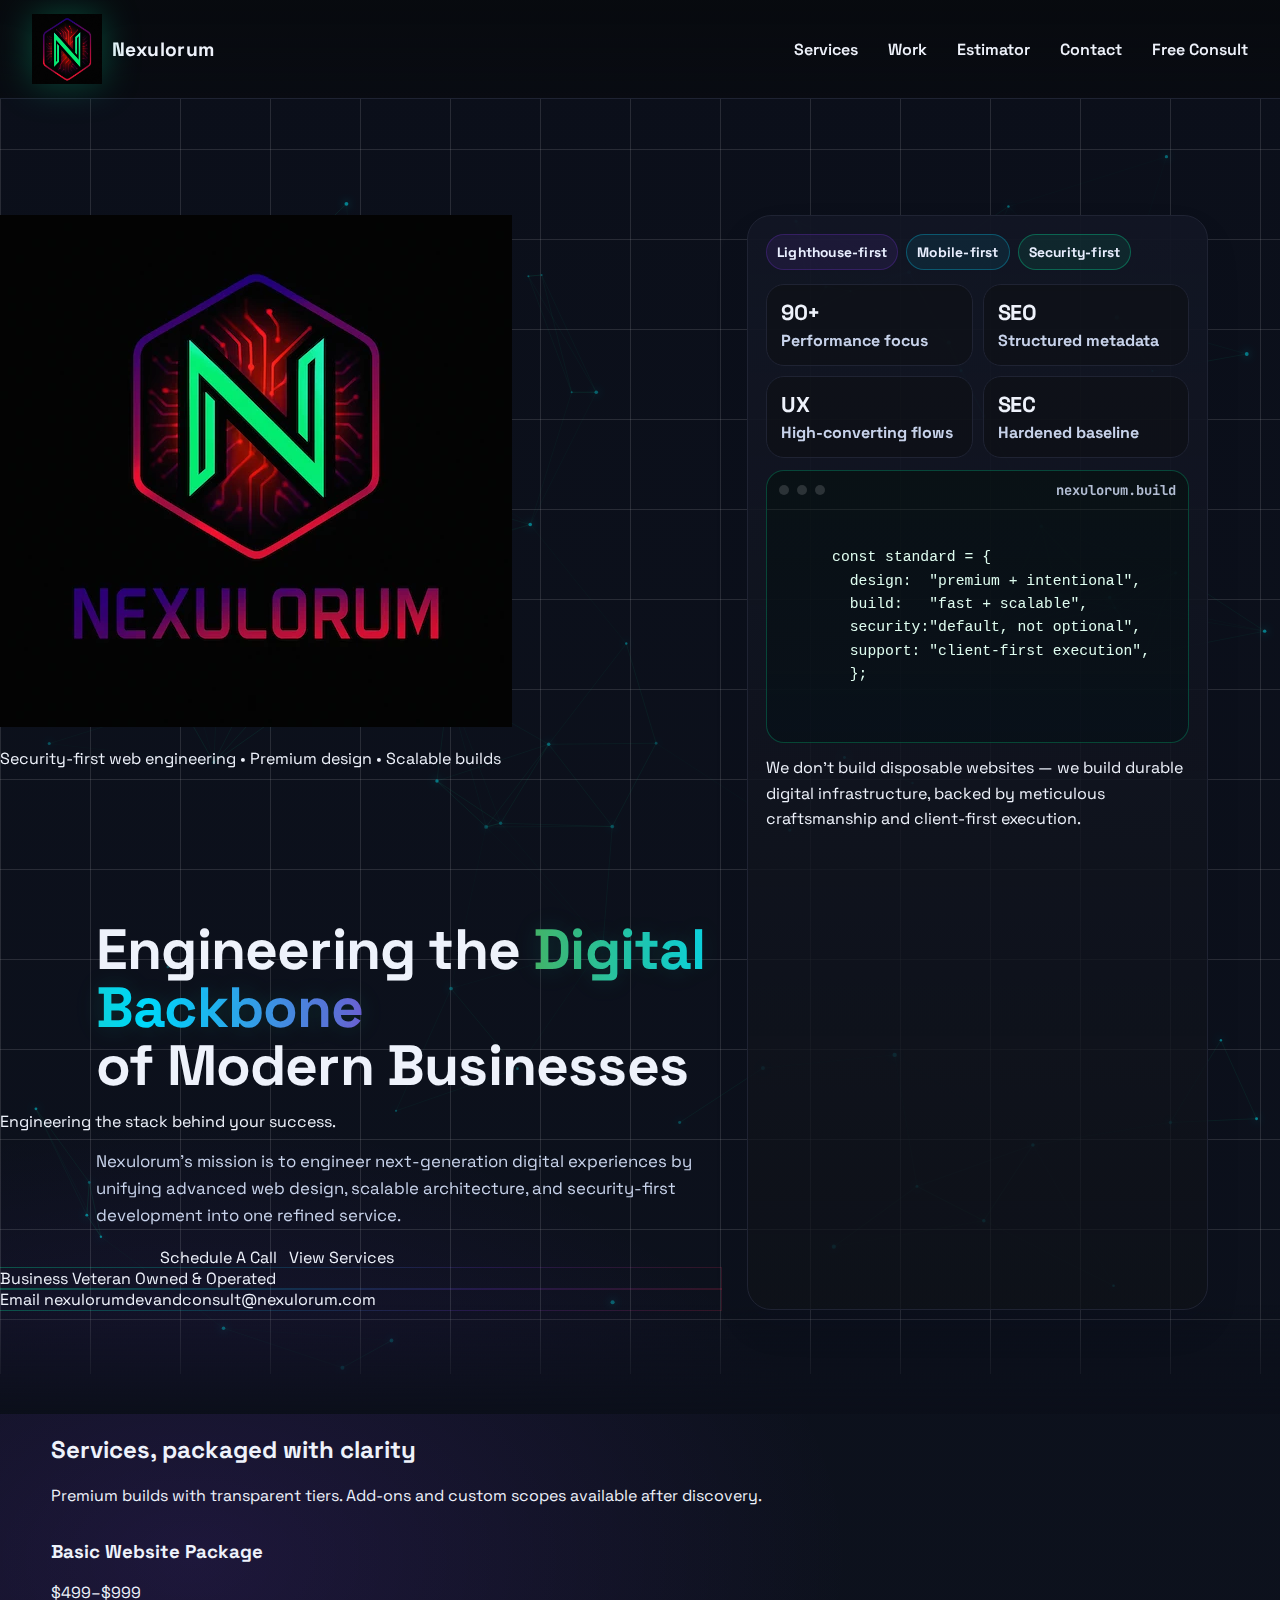
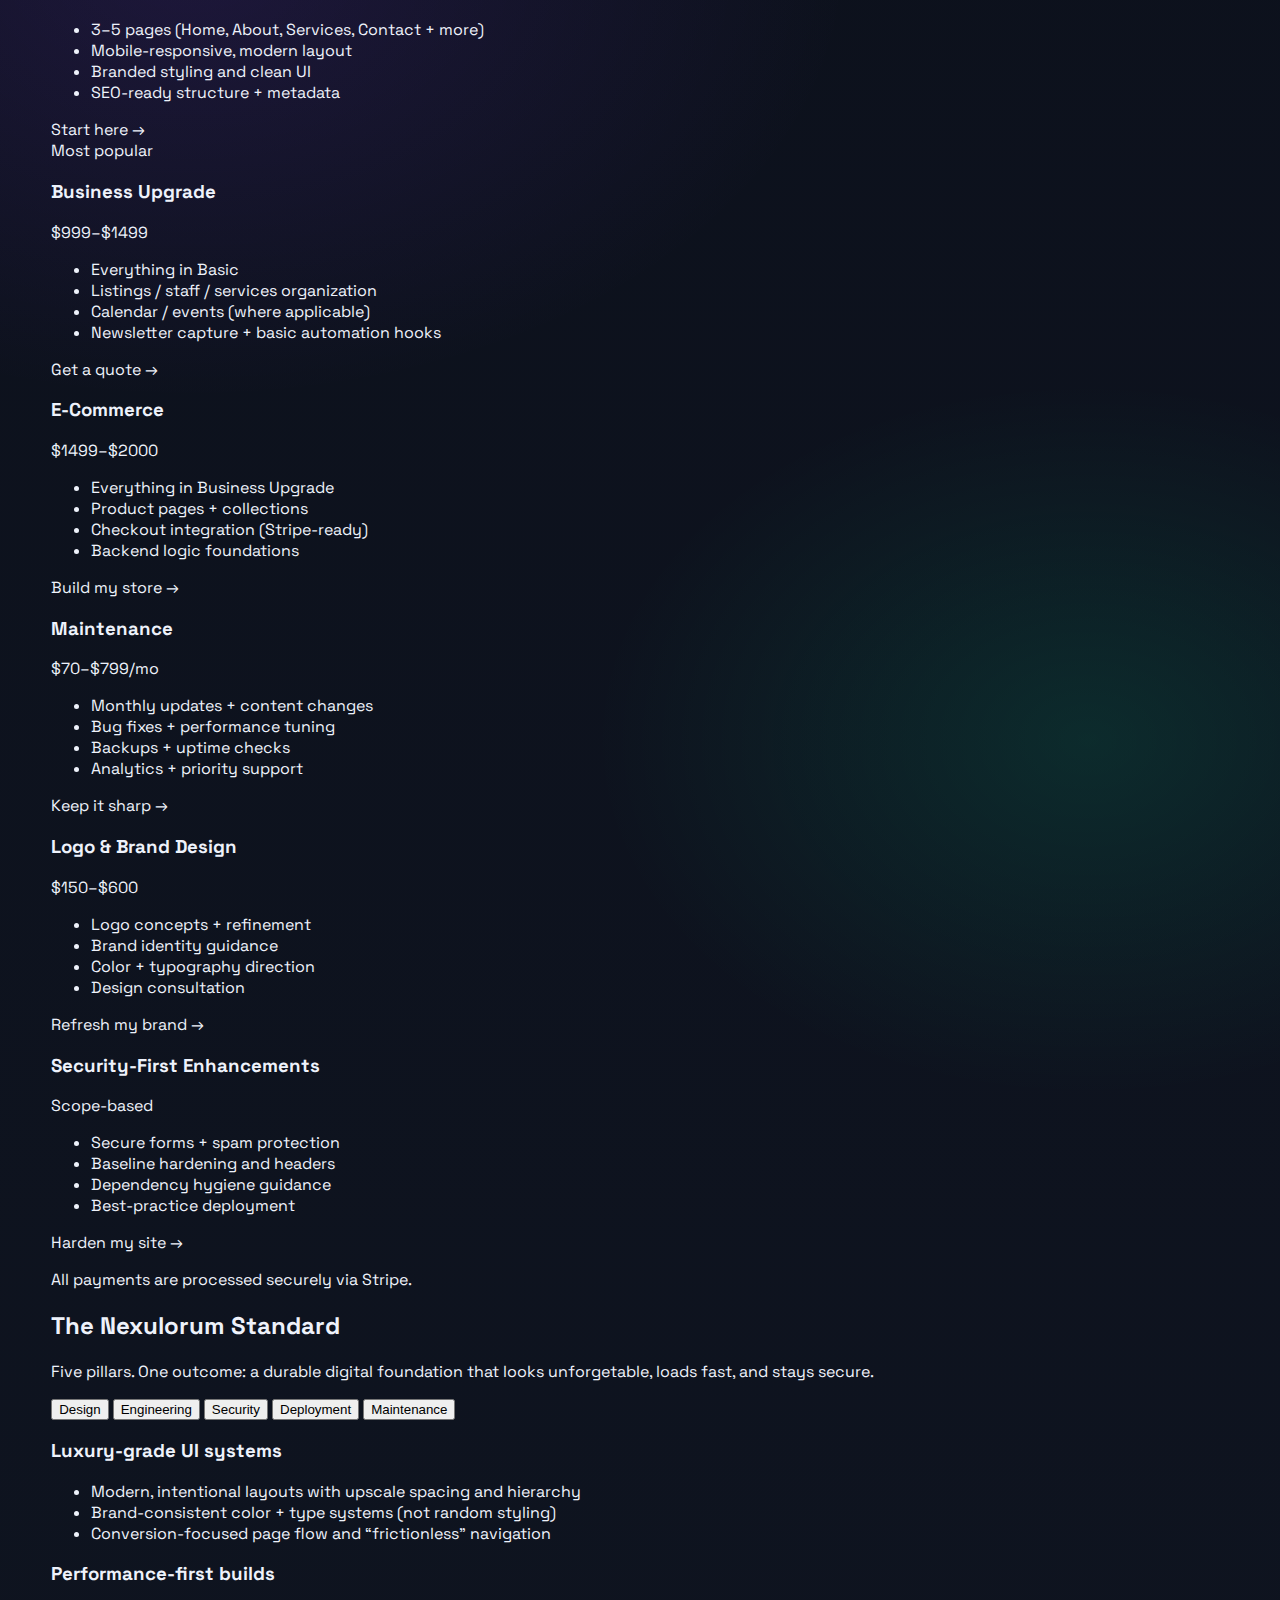
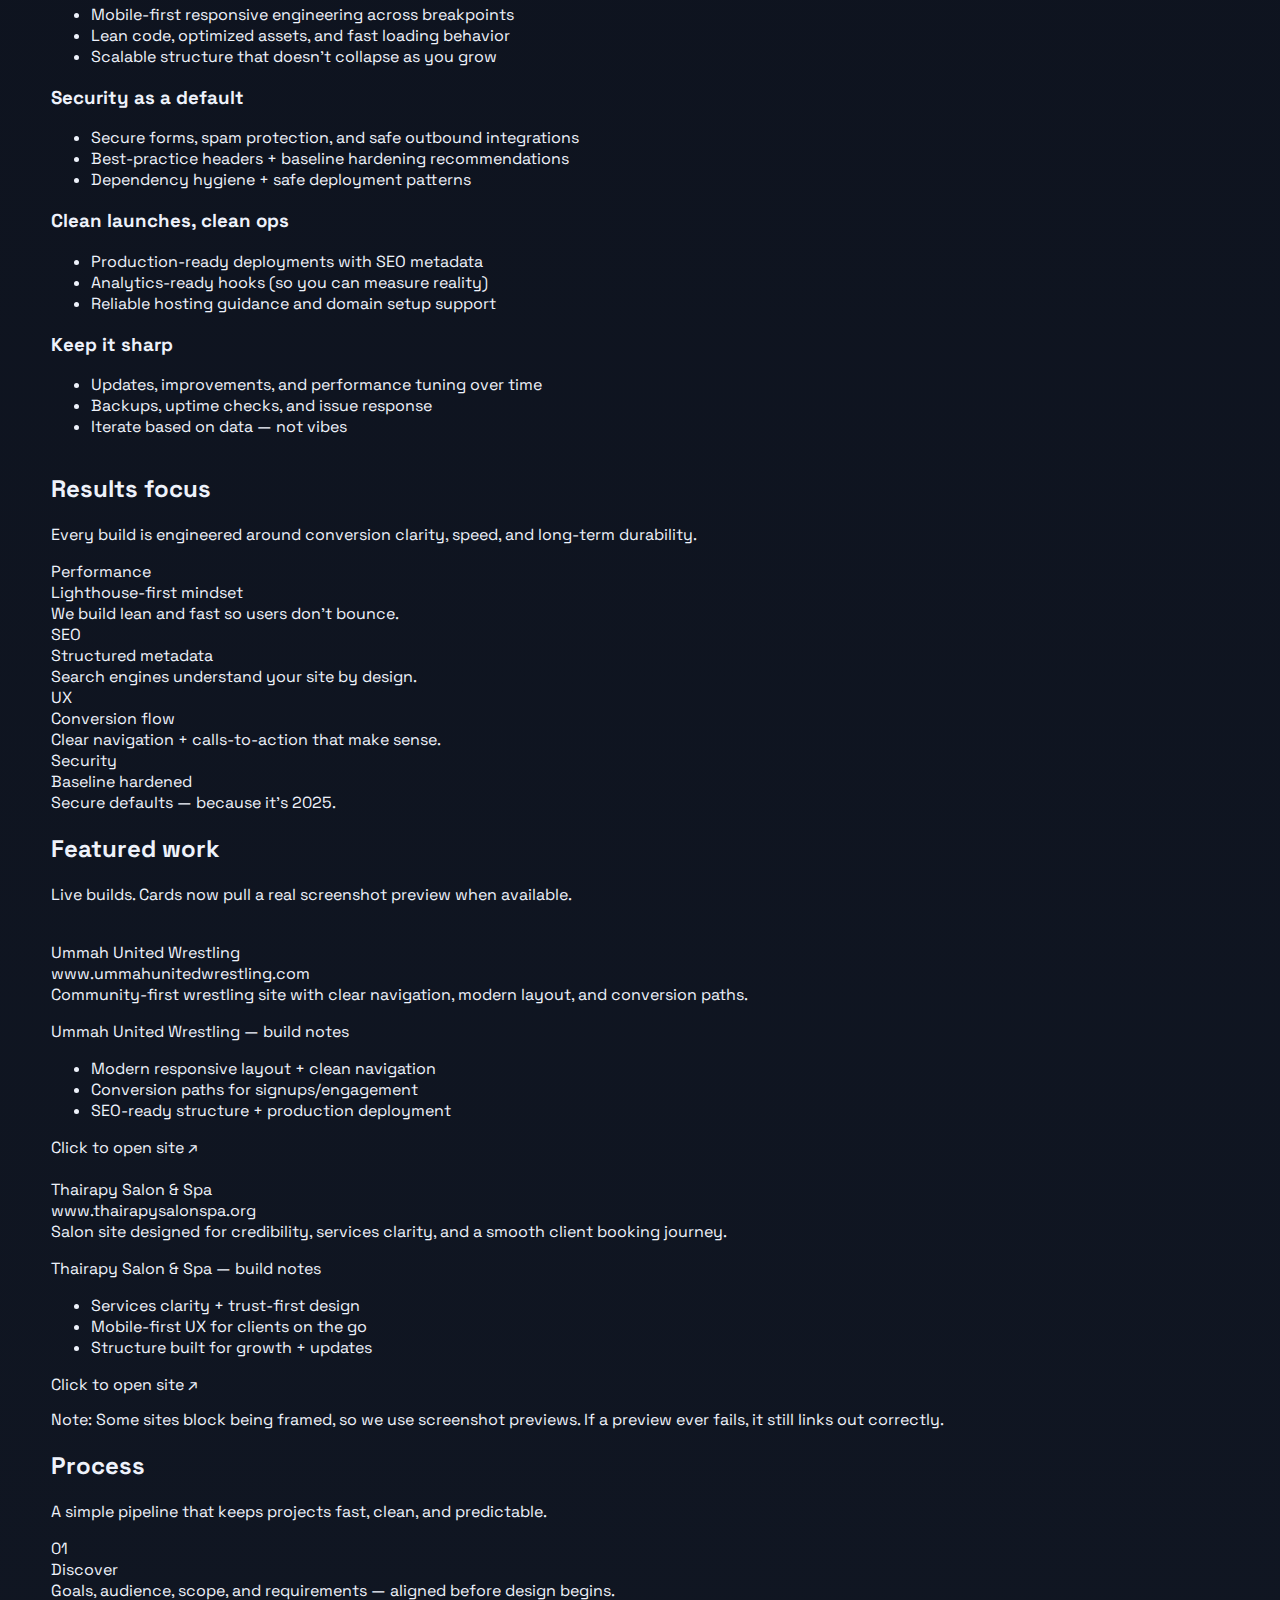
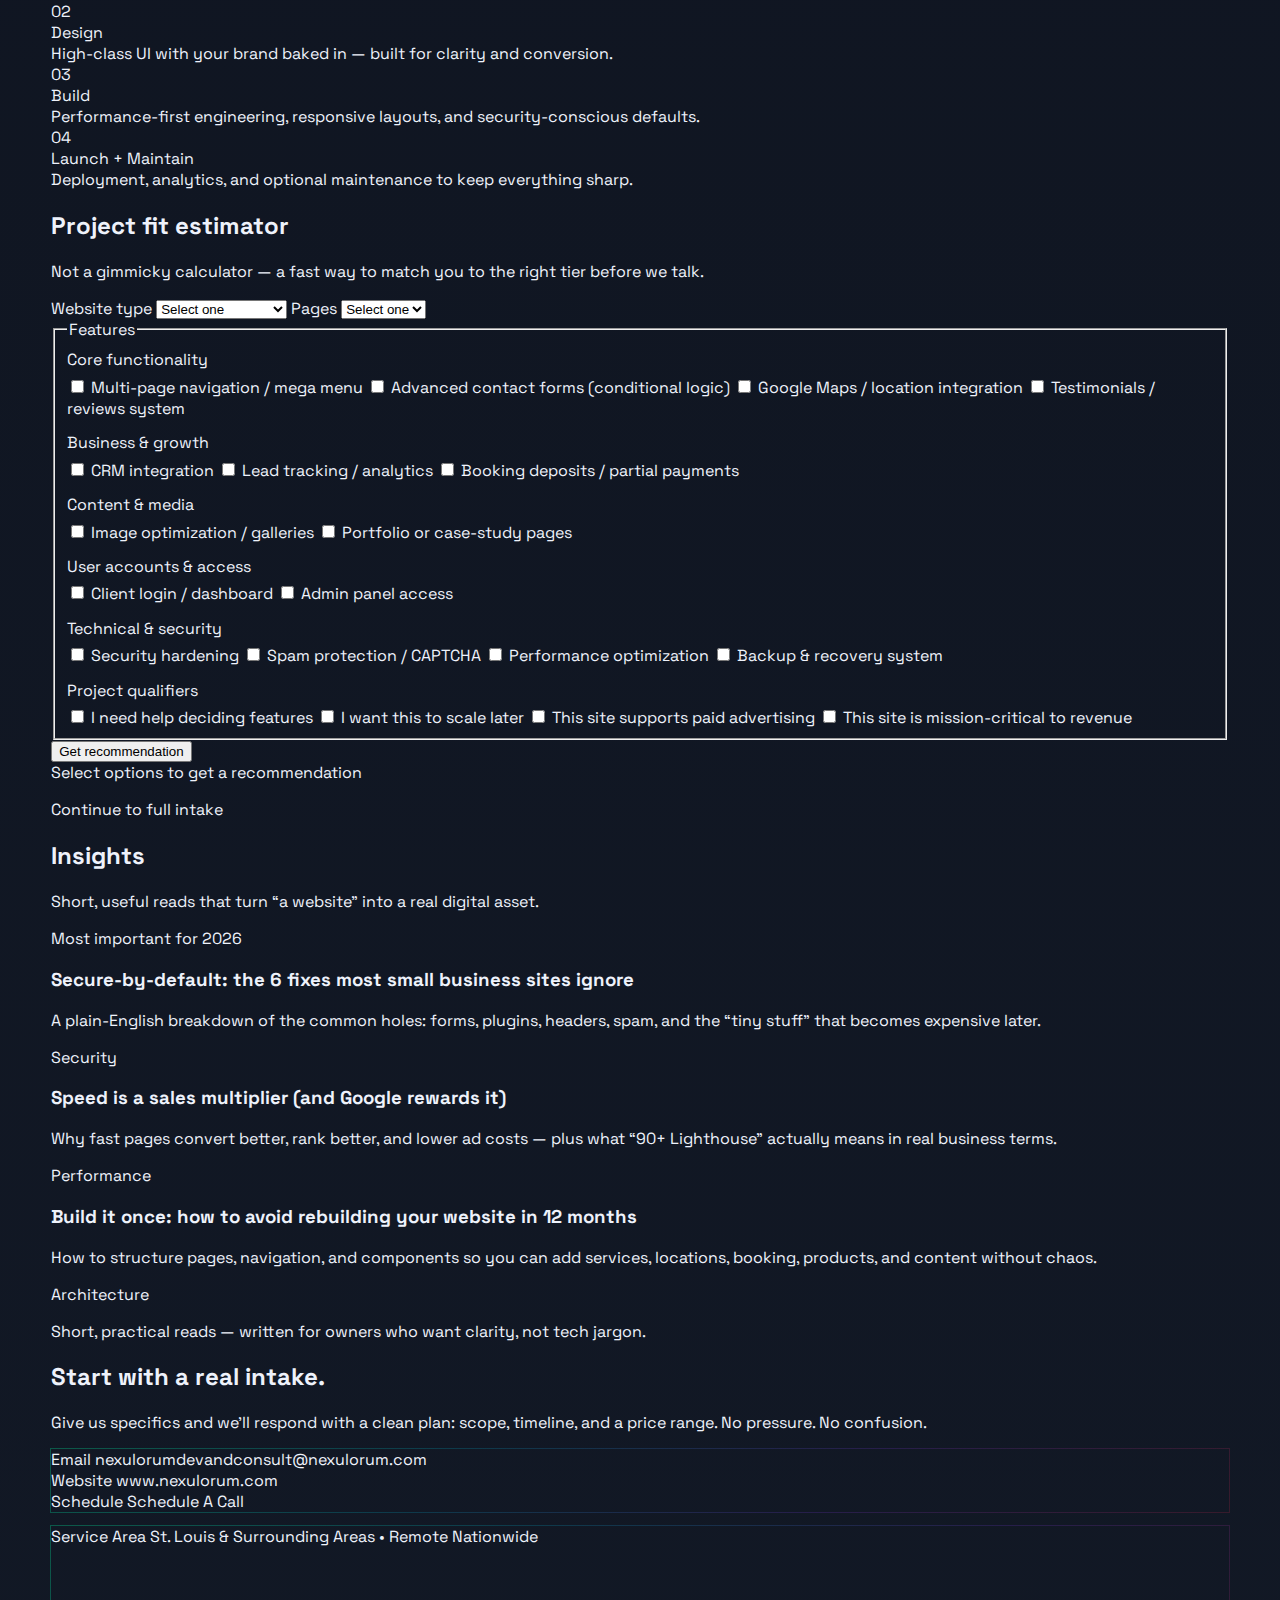
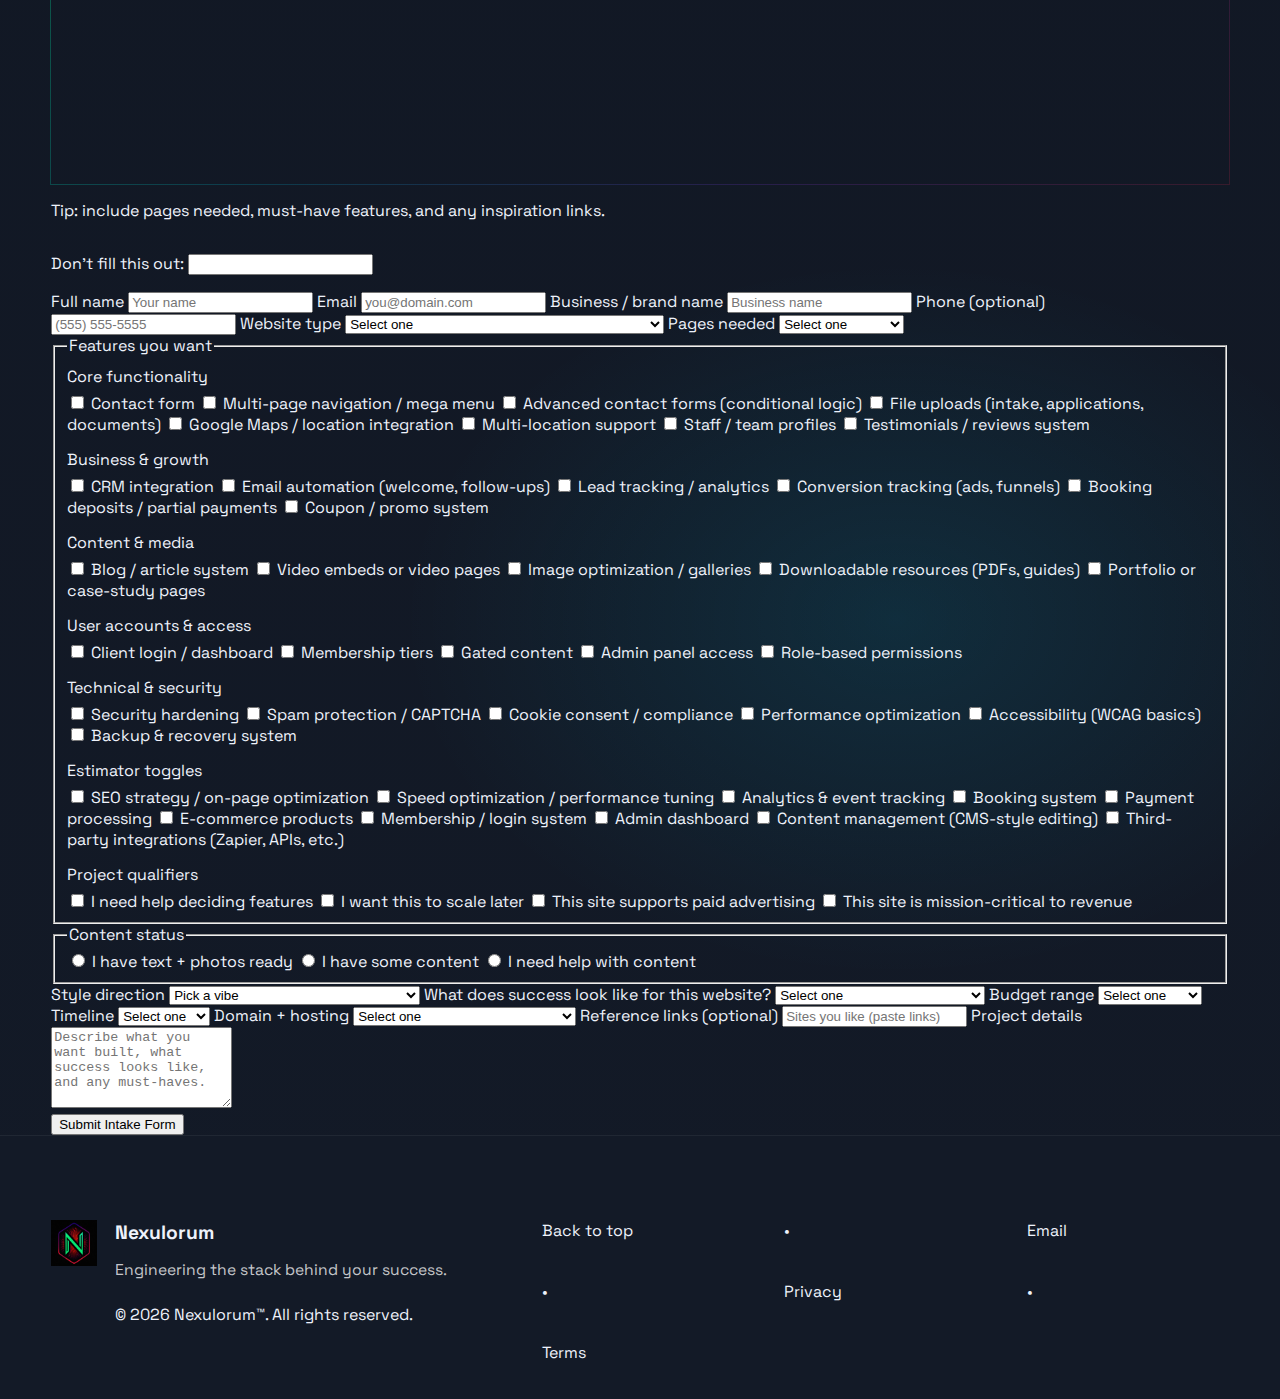
<file: index.html>
<!doctype html>
<html lang="en">
<head>
  <meta charset="utf-8" />
  <meta name="viewport" content="width=device-width, initial-scale=1" />
  <title>Nexulorum | Security-First Web Design &amp; Engineering</title>
  <meta name="description" content="Security-first web design and scalable engineering for modern businesses. Performance-driven, SEO-ready, and built to grow." />
  <meta name="theme-color" content="#0b0d10" />
  <meta property="og:type" content="website" />
  <meta property="og:site_name" content="Nexulorum" />
  <meta property="og:image:alt" content="Nexulorum logo" />
  <meta property="og:title" content="Nexulorum | Security-First Web Design & Engineering" />
  <meta property="og:description" content="Security-first web design and scalable engineering for modern businesses. Performance-driven, SEO-ready, and built to grow." />
  <meta property="og:url" content="https://www.nexulorum.com/" />
  <meta property="og:image" content="https://www.nexulorum.com/assets/nexulorum_logo_full.webp" />

  <meta name="twitter:card" content="summary_large_image" />
  <meta name="twitter:title" content="Nexulorum | Security-First Web Design & Engineering" />
  <meta name="twitter:description" content="Security-first web design and scalable engineering for modern businesses. Performance-driven, SEO-ready, and built to grow." />
  <meta name="twitter:image" content="https://www.nexulorum.com/assets/nexulorum_logo_full.webp" />
  <meta name="robots" content="index,follow" />
  <link rel="preconnect" href="https://fonts.googleapis.com">
  <link rel="preconnect" href="https://fonts.gstatic.com" crossorigin>
  <link href="https://fonts.googleapis.com/css2?family=Space+Grotesk:wght@400;500;600;700&family=JetBrains+Mono:wght@400;600&display=swap" rel="stylesheet">
  <link rel="icon" href="/assets/favicon.ico" />
  <link rel="stylesheet" href="styles.css" />
  <link rel="canonical" href="https://www.nexulorum.com/" />
  <link rel="preload" as="image" href="/assets/nexulorum_logo_full.webp" imagesrcset="/assets/nexulorum_logo_full.webp 1x, /assets/nexulorum_logo_full_1024">
  <script type="application/ld+json">
    {
      "@context": "https://schema.org",
      "@type": "ProfessionalService",
      "@id": "https://www.nexulorum.com/#business",
      "name": "Nexulorum",
      "url": "https://www.nexulorum.com/",
      "logo": "https://www.nexulorum.com/assets/nexulorum_logo_full.webp",
      "image": "https://www.nexulorum.com/assets/nexulorum_logo_full.webp",
      "description": "Security-first web design and scalable engineering for modern businesses.",
      "email": "nexulorumdevandconsult@nexulorum.com",
      "areaServed": [
        { "@type": "AdministrativeArea", "name": "St. Louis, MO" },
        { "@type": "Country", "name": "United States" }
      ],
      "contactPoint": [{
        "@type": "ContactPoint",
        "contactType": "sales",
        "email": "nexulorumdevandconsult@nexulorum.com",
        "availableLanguage": ["English"]
      }],
      "sameAs": []
    }
  </script>
  <script type="application/ld+json">
    {
      "@context": "https://schema.org",
      "@type": "WebSite",
      "@id": "https://www.nexulorum.com/#website",
      "name": "Nexulorum",
      "url": "https://www.nexulorum.com/",
      "publisher": { "@id": "https://www.nexulorum.com/#business" }
    }
  </script>
</head>

<body>
  <a class="skip" href="#main">Skip to content</a>

  <header class="site-header">
    <nav class="nav">
      <a class="brand" href="#top" aria-label="Nexulorum home">
        <img class="brand__mark" src="/assets/nexulorum_emblem_icon.webp" alt="Nexulorum emblem" />
        <span class="brand__name">Nexulorum</span>
      </a>

      <button class="nav__toggle" type="button" aria-label="Open menu" aria-expanded="false" aria-controls="navLinks">
        <span></span><span></span><span></span>
      </button>

      <div class="nav__links" id="navLinks" data-nav-links>
        <a href="#services">Services</a>
        <!--<a href="#standard">Standard</a>-->
        <!--<a href="#results">Results</a>-->
        <a href="#work">Work</a>
        <!--<a href="#process">Process</a>-->
        <a href="#estimator">Estimator</a>
        <!--<a href="#insights">Insights</a>-->
        <a href="#contact">Contact</a>
        <a class="btn btn--ghost" href="https://calendly.com/calendly-remorse744-passinbox/web-intake" target="_blank" rel="noopener">Free Consult</a>
      </div>
    </nav>
  </header>

  <main id="main">
    <section id="top" class="hero">
      <canvas class="hero__fx" id="fx" aria-hidden="true"></canvas>

      <div class="hero__grid">
        <div class="hero__left">
          <div class="hero__logo-wrap lux-border lux-sheen">
            <img
              class="hero__logo"
              src="/assets/nexulorum_logo.webp"
              srcset="/assets/nexulorum_logo_full.webp 1x, /assets/nexulorum_logo_full_1024.webp 2x"

              width="512"
              height="512"
              alt="Nexulorum logo"
              loading="eager"
              decoding="async"
            />
          </div>

          <p class="kicker">Security-first web engineering • Premium design • Scalable builds</p>

          <h1 class="headline">
            Engineering the <span class="glow">Digital Backbone</span><br />
            of Modern Businesses
          </h1>

          <p class="tagline">Engineering the stack behind your success.</p>

          <p class="subhead">
            Nexulorum’s mission is to engineer next-generation digital experiences by unifying advanced web design,
            scalable architecture, and security-first development into one refined service.
          </p>

          <div class="cta">
            <a class="btn btn--primary" href="https://calendly.com/calendly-remorse744-passinbox/web-intake" target="_blank" rel="noopener">Schedule A Call</a>
            <a class="btn btn--soft" href="#services">View Services</a>
          </div>

        <div class="cred">
            <div class="cred__item lux-border">
              <span class="cred__label">Business</span>
              <span class="cred__value">Veteran Owned &amp; Operated</span>
            </div>
            <div class="cred__item lux-border">
              <span class="cred__label">Email</span>
              <a class="cred__value" href="mailto:nexulorumdevandconsult@nexulorum.com">nexulorumdevandconsult@nexulorum.com</a>
            </div>
            <!--<div class="cred__item lux-border">
              <span class="cred__label">Service Area</span>
              <a class="cred__value" href="#" target="_blank" rel="noopener">St. Louis &amp; Surrounding Areas • Remote Nationwide</a>
            </div>-->
          </div>
        </div>

        <div class="hero__right">
          <div class="panel lux-border lux-sheen">
            <div class="panel__top">
              <span class="chip">Lighthouse-first</span>
              <span class="chip chip--teal">Mobile-first</span>
              <span class="chip chip--green">Security-first</span>
            </div>

            <div class="panel__stat-grid">
              <div class="stat">
                <div class="stat__num">90+</div>
                <div class="stat__label">Performance focus</div>
              </div>
              <div class="stat">
                <div class="stat__num">SEO</div>
                <div class="stat__label">Structured metadata</div>
              </div>
              <div class="stat">
                <div class="stat__num">UX</div>
                <div class="stat__label">High-converting flows</div>
              </div>
              <div class="stat">
                <div class="stat__num">SEC</div>
                <div class="stat__label">Hardened baseline</div>
              </div>
            </div>

            <div class="codebox" aria-label="Build philosophy">
              <div class="codebox__bar">
                <span class="dot"></span><span class="dot"></span><span class="dot"></span>
                <span class="codebox__title">nexulorum.build</span>
              </div>
  <pre class="codebox__pre">
    <code>
      const standard = {
        design:  "premium + intentional",
        build:   "fast + scalable",
        security:"default, not optional",
        support: "client-first execution",
        };
    </code>
  </pre>
            </div>

            <div class="panel__bottom">
              <p class="fineprint">
                We don’t build disposable websites — we build durable digital infrastructure,
                backed by meticulous craftsmanship and client-first execution.
              </p>
            </div>
          </div>
        </div>
      </div>

      <div class="hero__fade"></div>
    </section>

    <section id="services" class="section">
      <div class="container">
        <div class="section__head">
          <h2>Services, packaged with clarity</h2>
          <p>Premium builds with transparent tiers. Add-ons and custom scopes available after discovery.</p>
        </div>

        <div class="cards">
          <article class="card lux-sheen">
            <h3>Basic Website Package</h3>
            <p class="price">$499–$999</p>
            <ul>
              <li>3–5 pages (Home, About, Services, Contact + more)</li>
              <li>Mobile-responsive, modern layout</li>
              <li>Branded styling and clean UI</li>
              <li>SEO-ready structure + metadata</li>
            </ul>
            <a class="card__cta" href="#contact">Start here →</a>
          </article>

          <article class="card lux-sheen">
            <div class="ribbon">Most popular</div>
            <h3>Business Upgrade</h3>
            <p class="price">$999–$1499</p>
            <ul>
              <li>Everything in Basic</li>
              <li>Listings / staff / services organization</li>
              <li>Calendar / events (where applicable)</li>
              <li>Newsletter capture + basic automation hooks</li>
            </ul>
            <a class="card__cta" href="#contact">Get a quote →</a>
          </article>

          <article class="card card--featured lux-sheen">
            <h3>E-Commerce</h3>
            <p class="price">$1499–$2000</p>
            <ul>
              <li>Everything in Business Upgrade</li>
              <li>Product pages + collections</li>
              <li>Checkout integration (Stripe-ready)</li>
              <li>Backend logic foundations</li>
            </ul>
            <a class="card__cta" href="#contact">Build my store →</a>
          </article>

          <article class="card lux-sheen">
            <h3>Maintenance</h3>
            <p class="price">$70–$799/mo</p>
            <ul>
              <li>Monthly updates + content changes</li>
              <li>Bug fixes + performance tuning</li>
              <li>Backups + uptime checks</li>
              <li>Analytics + priority support</li>
            </ul>
            <a class="card__cta" href="/maintenance.html">Keep it sharp →</a>
          </article>

          <article class="card lux-sheen">
            <h3>Logo &amp; Brand Design</h3>
            <p class="price">$150–$600</p>
            <ul>
              <li>Logo concepts + refinement</li>
              <li>Brand identity guidance</li>
              <li>Color + typography direction</li>
              <li>Design consultation</li>
            </ul>
            <a class="card__cta" href="#contact">Refresh my brand →</a>
          </article>

          <article class="card lux-sheen">
            <h3>Security-First Enhancements</h3>
            <p class="price">Scope-based</p>
            <ul>
              <li>Secure forms + spam protection</li>
              <li>Baseline hardening and headers</li>
              <li>Dependency hygiene guidance</li>
              <li>Best-practice deployment</li>
            </ul>
            <a class="card__cta" href="#contact">Harden my site →</a>
          </article>
        </div>
        <p class="micro">All payments are processed securely via Stripe.</p>
      </div>
    </section>


    <section id="standard" class="section section--alt">
      <div class="container">
        <div class="section__head">
          <h2>The Nexulorum Standard</h2>
          <p>Five pillars. One outcome: a durable digital foundation that looks unforgetable, loads fast, and stays secure.</p>
        </div>

        <div class="standard lux-border lux-sheen">
          <div class="standard__tabs" role="tablist" aria-label="Nexulorum Standard tabs">
            <button class="standard__tab is-active" type="button" data-tab="design" role="tab" aria-selected="true">Design</button>
            <button class="standard__tab" type="button" data-tab="engineering" role="tab" aria-selected="false">Engineering</button>
            <button class="standard__tab" type="button" data-tab="security" role="tab" aria-selected="false">Security</button>
            <button class="standard__tab" type="button" data-tab="deployment" role="tab" aria-selected="false">Deployment</button>
            <button class="standard__tab" type="button" data-tab="maintenance" role="tab" aria-selected="false">Maintenance</button>
          </div>

          <div class="standard__panel" role="tabpanel">
            <div class="standard__pane is-active" data-pane="design">
              <h3>Luxury-grade UI systems</h3>
              <ul>
                <li>Modern, intentional layouts with upscale spacing and hierarchy</li>
                <li>Brand-consistent color + type systems (not random styling)</li>
                <li>Conversion-focused page flow and “frictionless” navigation</li>
              </ul>
            </div>

            <div class="standard__pane" data-pane="engineering">
              <h3>Performance-first builds</h3>
              <ul>
                <li>Mobile-first responsive engineering across breakpoints</li>
                <li>Lean code, optimized assets, and fast loading behavior</li>
                <li>Scalable structure that doesn’t collapse as you grow</li>
              </ul>
            </div>

            <div class="standard__pane" data-pane="security">
              <h3>Security as a default</h3>
              <ul>
                <li>Secure forms, spam protection, and safe outbound integrations</li>
                <li>Best-practice headers + baseline hardening recommendations</li>
                <li>Dependency hygiene + safe deployment patterns</li>
              </ul>
            </div>

            <div class="standard__pane" data-pane="deployment">
              <h3>Clean launches, clean ops</h3>
              <ul>
                <li>Production-ready deployments with SEO metadata</li>
                <li>Analytics-ready hooks (so you can measure reality)</li>
                <li>Reliable hosting guidance and domain setup support</li>
              </ul>
            </div>

            <div class="standard__pane" data-pane="maintenance">
              <h3>Keep it sharp</h3>
              <ul>
                <li>Updates, improvements, and performance tuning over time</li>
                <li>Backups, uptime checks, and issue response</li>
                <li>Iterate based on data — not vibes</li>
              </ul>
            </div>
          </div>
        </div>
      </div>
    </section>

    <section id="results" class="section">
      <div class="container">
        <div class="section__head">
          <h2>Results focus</h2>
          <p>Every build is engineered around conversion clarity, speed, and long-term durability.</p>
        </div>

        <div class="results">
          <div class="result lux-border lux-sheen">
            <div class="result__k">Performance</div>
            <div class="result__v">Lighthouse-first mindset</div>
            <div class="result__d">We build lean and fast so users don’t bounce.</div>
          </div>
          <div class="result lux-border lux-sheen">
            <div class="result__k">SEO</div>
            <div class="result__v">Structured metadata</div>
            <div class="result__d">Search engines understand your site by design.</div>
          </div>
          <div class="result lux-border lux-sheen">
            <div class="result__k">UX</div>
            <div class="result__v">Conversion flow</div>
            <div class="result__d">Clear navigation + calls-to-action that make sense.</div>
          </div>
          <div class="result lux-border lux-sheen">
            <div class="result__k">Security</div>
            <div class="result__v">Baseline hardened</div>
            <div class="result__d">Secure defaults — because it’s 2025.</div>
          </div>
        </div>
      </div>
    </section>

    <section id="work" class="section section--alt">
      <div class="container">
        <div class="section__head">
          <h2>Featured work</h2>
          <p>Live builds. Cards now pull a real screenshot preview when available.</p>
        </div>

        <div class="work">
          <a class="work__item lux-sheen" href="https://www.ummahunitedwrestling.com" target="_blank" rel="noopener">
            <div class="work__thumb">
              <img class="work__shot" src="https://image.thum.io/get/width/1200/crop/800/https://www.ummahunitedwrestling.com" alt="Preview of www.ummahunitedwrestling.com" loading="lazy" />
              <div class="work__overlay"></div>
              <div class="work__title">Ummah United Wrestling</div>
              <div class="work__meta">www.ummahunitedwrestling.com</div>
            </div>
            <div class="work__desc">Community-first wrestling site with clear navigation, modern layout, and conversion paths.</div>
            <div class="tooltip" aria-hidden="true">
              <p class="tooltip__title">Ummah United Wrestling — build notes</p>
              <ul class="tooltip__list">
                <li>Modern responsive layout + clean navigation</li>
                <li>Conversion paths for signups/engagement</li>
                <li>SEO-ready structure + production deployment</li>
              </ul>
              <div class="tooltip__hint">Click to open site ↗</div>
            </div>

          </a>

          <a class="work__item lux-sheen" href="https://www.thairapysalonspa.org" target="_blank" rel="noopener">
            <div class="work__thumb work__thumb--two">
              <img class="work__shot" src="https://image.thum.io/get/width/1200/crop/800/https://www.thairapysalonspa.org" alt="Preview of www.thairapysalonspa.org" loading="lazy" />
              <div class="work__overlay"></div>
              <div class="work__title">Thairapy Salon &amp; Spa</div>
              <div class="work__meta">www.thairapysalonspa.org</div>
            </div>
            <div class="work__desc">Salon site designed for credibility, services clarity, and a smooth client booking journey.</div>
            <div class="tooltip" aria-hidden="true">
              <p class="tooltip__title">Thairapy Salon & Spa — build notes</p>
              <ul class="tooltip__list">
                <li>Services clarity + trust-first design</li>
                <li>Mobile-first UX for clients on the go</li>
                <li>Structure built for growth + updates</li>
              </ul>
              <div class="tooltip__hint">Click to open site ↗</div>
            </div>

          </a>
        </div>

        <p class="micro" style="margin-top:14px">
          Note: Some sites block being framed, so we use screenshot previews. If a preview ever fails, it still links out correctly.
        </p>
      </div>
    </section>

    <section id="process" class="section">
      <div class="container">
        <div class="section__head">
          <h2>Process</h2>
          <p>A simple pipeline that keeps projects fast, clean, and predictable.</p>
        </div>

        <div class="steps">
          <div class="step lux-border lux-sheen">
            <div class="step__num">01</div>
            <div class="step__title">Discover</div>
            <div class="step__text">Goals, audience, scope, and requirements — aligned before design begins.</div>
          </div>
          <div class="step lux-border lux-sheen">
            <div class="step__num">02</div>
            <div class="step__title">Design</div>
            <div class="step__text">High-class UI with your brand baked in — built for clarity and conversion.</div>
          </div>
          <div class="step lux-border lux-sheen">
            <div class="step__num">03</div>
            <div class="step__title">Build</div>
            <div class="step__text">Performance-first engineering, responsive layouts, and security-conscious defaults.</div>
          </div>
          <div class="step lux-border lux-sheen">
            <div class="step__num">04</div>
            <div class="step__title">Launch + Maintain</div>
            <div class="step__text">Deployment, analytics, and optional maintenance to keep everything sharp.</div>
          </div>
        </div>
      </div>
    </section>


    <section id="estimator" class="section">
      <div class="container">
        <div class="section__head">
          <h2>Project fit estimator</h2>
          <p>Not a gimmicky calculator — a fast way to match you to the right tier before we talk.</p>
        </div>

        <div class="estimator lux-border lux-sheen">
          <form class="estimator__form" id="estimatorForm">
            <label>
              <span>Website type</span>
              <select id="estType" required>
                <option value="" disabled selected>Select one</option>
                <option value="basic">Basic Website</option>
                <option value="business">Business Upgrade</option>
                <option value="ecom">E-Commerce</option>
                <option value="landing">Landing Page</option>
              </select>
            </label>

            <label>
              <span>Pages</span>
              <select id="estPages" required>
                <option value="" disabled selected>Select one</option>
                <option value="1">1</option>
                <option value="3">2–3</option>
                <option value="5">4–5</option>
                <option value="8">6–10</option>
                <option value="12">10+</option>
              </select>
            </label>

            <fieldset class="fieldset">
              <legend>Features</legend>

              <div class="micro" style="margin:.25rem 0 .4rem">Core functionality</div>
              <label class="check"><input type="checkbox" value="mega_menu" class="estFeat" /> Multi-page navigation / mega menu</label>
              <label class="check"><input type="checkbox" value="advanced_forms" class="estFeat" /> Advanced contact forms (conditional logic)</label>
              <label class="check"><input type="checkbox" value="maps" class="estFeat" /> Google Maps / location integration</label>
              <label class="check"><input type="checkbox" value="testimonials" class="estFeat" /> Testimonials / reviews system</label>

              <div class="micro" style="margin:.85rem 0 .4rem">Business &amp; growth</div>
              <label class="check"><input type="checkbox" value="crm" class="estFeat" /> CRM integration</label>
              <label class="check"><input type="checkbox" value="lead_tracking" class="estFeat" /> Lead tracking / analytics</label>
              <label class="check"><input type="checkbox" value="deposits" class="estFeat" /> Booking deposits / partial payments</label>

              <div class="micro" style="margin:.85rem 0 .4rem">Content &amp; media</div>
              <label class="check"><input type="checkbox" value="image_optimization" class="estFeat" /> Image optimization / galleries</label>
              <label class="check"><input type="checkbox" value="portfolio" class="estFeat" /> Portfolio or case-study pages</label>

              <div class="micro" style="margin:.85rem 0 .4rem">User accounts &amp; access</div>
              <label class="check"><input type="checkbox" value="client_portal" class="estFeat" /> Client login / dashboard</label>
              <label class="check"><input type="checkbox" value="admin_panel" class="estFeat" /> Admin panel access</label>

              <div class="micro" style="margin:.85rem 0 .4rem">Technical &amp; security</div>
              <label class="check"><input type="checkbox" value="security_hardening" class="estFeat" /> Security hardening</label>
              <label class="check"><input type="checkbox" value="captcha" class="estFeat" /> Spam protection / CAPTCHA</label>
              <label class="check"><input type="checkbox" value="performance_optimization" class="estFeat" /> Performance optimization</label>
              <label class="check"><input type="checkbox" value="backup_recovery" class="estFeat" /> Backup &amp; recovery system</label>

              <!--<div class="micro" style="margin:.85rem 0 .4rem">Estimator toggles</div>
              <label class="check"><input type="checkbox" value="seo_strategy" class="estFeat" /> SEO strategy / on-page optimization</label>
              <label class="check"><input type="checkbox" value="speed_optimization" class="estFeat" /> Speed optimization / performance tuning</label>
              <label class="check"><input type="checkbox" value="analytics_events" class="estFeat" /> Analytics &amp; event tracking</label>
              <label class="check"><input type="checkbox" value="booking_system" class="estFeat" /> Booking system</label>
              <label class="check"><input type="checkbox" value="payment_processing" class="estFeat" /> Payment processing</label>
              <label class="check"><input type="checkbox" value="products" class="estFeat" /> E-commerce products</label>
              <label class="check"><input type="checkbox" value="membership" class="estFeat" /> Membership / login system</label>
              <label class="check"><input type="checkbox" value="admin_dashboard" class="estFeat" /> Admin dashboard</label>
              <label class="check"><input type="checkbox" value="cms_editing" class="estFeat" /> Content management (CMS-style editing)</label>
              <label class="check"><input type="checkbox" value="integrations" class="estFeat" /> Third-party integrations (Zapier, APIs, etc.)</label>-->

              <div class="micro" style="margin:.85rem 0 .4rem">Project qualifiers</div>
              <label class="check"><input type="checkbox" value="help_deciding" class="estFeat" /> I need help deciding features</label>
              <label class="check"><input type="checkbox" value="scale_later" class="estFeat" /> I want this to scale later</label>
              <label class="check"><input type="checkbox" value="paid_ads" class="estFeat" /> This site supports paid advertising</label>
              <label class="check"><input type="checkbox" value="mission_critical" class="estFeat" /> This site is mission-critical to revenue</label>
            </fieldset>

            <button class="btn btn--primary" type="submit">Get recommendation</button>
          </form>

          <div class="estimator__out" aria-live="polite">
            <div class="estimator__badge" id="estTier">Select options to get a recommendation</div>
            <div class="estimator__range" id="estRange"></div>
            <p class="estimator__note" id="estNote"></p>
            <a class="btn btn--soft" href="#contact" id="estContinue">Continue to full intake</a>
          </div>
        </div>
      </div>
    </section>


    <section id="insights" class="section">
      <div class="container">
        <div class="section__head">
          <h2>Insights</h2>
          <p>Short, useful reads that turn “a website” into a real digital asset.</p>
        </div>

        <div class="insights">
          <a href="/insights/secure.html" target="_blank" rel="noopener">
            <article class="insight lux-sheen">
            <span class="insight__badge">Most important for 2026</span>
            <h3>Secure-by-default: the 6 fixes most small business sites ignore</h3>
            <p>A plain-English breakdown of the common holes: forms, plugins, headers, spam, and the “tiny stuff” that becomes expensive later.</p>
            <span class="insight__tag">Security</span>
          </article>
        </a>
          <a href="/insights/speed.html" target="_blank" rel="noopener">
            <article class="insight lux-sheen">
            <h3>Speed is a sales multiplier (and Google rewards it)</h3>
            <p>Why fast pages convert better, rank better, and lower ad costs — plus what “90+ Lighthouse” actually means in real business terms.</p>
            <span class="insight__tag">Performance</span>
          </article>
        </a>
          <a href="/insights/build.html" target="_blank" rel="noopener">
            <article class="insight lux-sheen">
            
            <h3>Build it once: how to avoid rebuilding your website in 12 months</h3>
            <p>How to structure pages, navigation, and components so you can add services, locations, booking, products, and content without chaos.</p>
            <span class="insight__tag">Architecture</span>
          </article>
        </a>
          <p class="micro">Short, practical reads — written for owners who want clarity, not tech jargon.</p>
        </div>
      </div>
    </section>

    <section id="contact" class="section section--alt">
      <div class="container">
        <div class="contact">
          <div class="contact__left">
            <h2>Start with a real intake.</h2>
            <p>
              Give us specifics and we’ll respond with a clean plan: scope, timeline, and a price range.
              No pressure. No confusion.
            </p>

            <div class="contact__box lux-border">
              <div class="contact__line">
                <span class="contact__label">Email</span>
                <a href="mailto:nexulorumdevandconsult@nexulorum.com">nexulorumdevandconsult@nexulorum.com</a>
              </div>
              <div class="contact__line">
                <span class="contact__label">Website</span>
                <a href="https://www.nexulorum.com" target="_blank" rel="noopener">www.nexulorum.com</a>
              </div>
              <div class="contact__line">
                <span class="contact__label">Schedule</span>
                <a href="https://calendly.com/calendly-remorse744-passinbox/web-intake" target="_blank" rel="noopener">Schedule A Call</a>
              </div>
            </div>

            <div class="contact__box lux-border" style="margin-top:14px">
              <div class="contact__line">
                <span class="contact__label">Service Area</span>
                <span>St. Louis &amp; Surrounding Areas • Remote Nationwide</span>
              </div>

              <div id="service-area" class="map-wrap" style="margin-top:12px; border-radius:14px; overflow:hidden;">
                <iframe
                  title="Service area map"
                  src="https://www.google.com/maps/embed?pb=!1m18!1m12!1m3!1d12693125.125335643!2d-117.77969788307678!3d39.04022838276258!2m3!1f0!2f0!3f0!3m2!1i1024!2i768!4f13.1!3m3!1m2!1s0x2eeaf317cc3074bb%3A0xea8eadba6efca44e!2sNexulorum!5e0!3m2!1sen!2sus!4v1767054453403!5m2!1sen!2sus"
                  width="100%"
                  height="220"
                  style="border:0"
                  loading="lazy"
                  fetchpriority="low"
                  referrerpolicy="no-referrer-when-downgrade">
                </iframe>
              </div>
            </div>

            <p class="micro">
              Tip: include pages needed, must-have features, and any inspiration links.
            </p>
          </div>

          <form class="form lux-border lux-sheen" name="nexulorum-intake" method="POST" data-netlify="true" netlify-honeypot="bot-field" action="/thanks.html" netlify>
            <input type="hidden" name="form-name" value="nexulorum-intake" />
            <p class="hidden">
              <label>Don’t fill this out: <input name="bot-field" /></label>
            </p>

            <div class="form__grid">
              <label>
                <span>Full name</span>
                <input name="name" autocomplete="name" placeholder="Your name" required />
              </label>

              <label>
                <span>Email</span>
                <input name="email" type="email" autocomplete="email" placeholder="you@domain.com" required />
              </label>

              <label>
                <span>Business / brand name</span>
                <input name="business" placeholder="Business name" />
              </label>

              <label>
                <span>Phone (optional)</span>
                <input name="phone" type="tel" inputmode="tel" autocomplete="tel" placeholder="(555) 555-5555" />
              </label>

              <label>
                <span>Website type</span>
                <select name="site_type" id="intakeSiteType" required>
                  <option value="" disabled selected>Select one</option>
                  <option>Basic Website (3–5 pages)</option>
                  <option>Business Upgrade (listings / calendar / newsletter)</option>
                  <option>E-Commerce (products + checkout)</option>
                  <option>Landing Page (single page)</option>
                  <option>Portfolio / Personal</option>
                  <option>Other (describe below)</option>
                </select>
              </label>

              <label>
                <span>Pages needed</span>
                <select name="pages_needed" id="intakePages" required>
                  <option value="" disabled selected>Select one</option>
                  <option>1 (Landing Page)</option>
                  <option>2–3 pages</option>
                  <option>4–5 pages</option>
                  <option>6–10 pages</option>
                  <option>10+ pages</option>
                  <option>Not sure yet</option>
                </select>
              </label>

              
              <fieldset class="fieldset">
                <legend>Features you want</legend>

                <div class="micro" style="margin:.25rem 0 .4rem">Core functionality</div>
                <label class="check"><input type="checkbox" class="intakeFeat" name="features" value="contact" /> Contact form</label>
                <label class="check"><input type="checkbox" class="intakeFeat" name="features" value="mega_menu" /> Multi-page navigation / mega menu</label>
                <label class="check"><input type="checkbox" class="intakeFeat" name="features" value="advanced_forms" /> Advanced contact forms (conditional logic)</label>
                <label class="check"><input type="checkbox" class="intakeFeat" name="features" value="file_uploads" /> File uploads (intake, applications, documents)</label>
                <label class="check"><input type="checkbox" class="intakeFeat" name="features" value="maps" /> Google Maps / location integration</label>
                <label class="check"><input type="checkbox" class="intakeFeat" name="features" value="multi_location" /> Multi-location support</label>
                <label class="check"><input type="checkbox" class="intakeFeat" name="features" value="staff_profiles" /> Staff / team profiles</label>
                <label class="check"><input type="checkbox" class="intakeFeat" name="features" value="testimonials" /> Testimonials / reviews system</label>

                <div class="micro" style="margin:.85rem 0 .4rem">Business &amp; growth</div>
                <label class="check"><input type="checkbox" class="intakeFeat" name="features" value="crm" /> CRM integration</label>
                <label class="check"><input type="checkbox" class="intakeFeat" name="features" value="email_automation" /> Email automation (welcome, follow-ups)</label>
                <label class="check"><input type="checkbox" class="intakeFeat" name="features" value="lead_tracking" /> Lead tracking / analytics</label>
                <label class="check"><input type="checkbox" class="intakeFeat" name="features" value="conversion_tracking" /> Conversion tracking (ads, funnels)</label>
                <label class="check"><input type="checkbox" class="intakeFeat" name="features" value="deposits" /> Booking deposits / partial payments</label>
                <label class="check"><input type="checkbox" class="intakeFeat" name="features" value="coupons" /> Coupon / promo system</label>

                <div class="micro" style="margin:.85rem 0 .4rem">Content &amp; media</div>
                <label class="check"><input type="checkbox" class="intakeFeat" name="features" value="blog" /> Blog / article system</label>
                <label class="check"><input type="checkbox" class="intakeFeat" name="features" value="video" /> Video embeds or video pages</label>
                <label class="check"><input type="checkbox" class="intakeFeat" name="features" value="image_optimization" /> Image optimization / galleries</label>
                <label class="check"><input type="checkbox" class="intakeFeat" name="features" value="downloads" /> Downloadable resources (PDFs, guides)</label>
                <label class="check"><input type="checkbox" class="intakeFeat" name="features" value="portfolio" /> Portfolio or case-study pages</label>

                <div class="micro" style="margin:.85rem 0 .4rem">User accounts &amp; access</div>
                <label class="check"><input type="checkbox" class="intakeFeat" name="features" value="client_portal" /> Client login / dashboard</label>
                <label class="check"><input type="checkbox" class="intakeFeat" name="features" value="membership_tiers" /> Membership tiers</label>
                <label class="check"><input type="checkbox" class="intakeFeat" name="features" value="gated_content" /> Gated content</label>
                <label class="check"><input type="checkbox" class="intakeFeat" name="features" value="admin_panel" /> Admin panel access</label>
                <label class="check"><input type="checkbox" class="intakeFeat" name="features" value="rbac" /> Role-based permissions</label>

                <div class="micro" style="margin:.85rem 0 .4rem">Technical &amp; security</div>
                <label class="check"><input type="checkbox" class="intakeFeat" name="features" value="security_hardening" /> Security hardening</label>
                <label class="check"><input type="checkbox" class="intakeFeat" name="features" value="captcha" /> Spam protection / CAPTCHA</label>
                <label class="check"><input type="checkbox" class="intakeFeat" name="features" value="cookie_consent" /> Cookie consent / compliance</label>
                <label class="check"><input type="checkbox" class="intakeFeat" name="features" value="performance_optimization" /> Performance optimization</label>
                <label class="check"><input type="checkbox" class="intakeFeat" name="features" value="accessibility" /> Accessibility (WCAG basics)</label>
                <label class="check"><input type="checkbox" class="intakeFeat" name="features" value="backup_recovery" /> Backup &amp; recovery system</label>

                <div class="micro" style="margin:.85rem 0 .4rem">Estimator toggles</div>
                <label class="check"><input type="checkbox" class="intakeFeat" name="features" value="seo_strategy" /> SEO strategy / on-page optimization</label>
                <label class="check"><input type="checkbox" class="intakeFeat" name="features" value="speed_optimization" /> Speed optimization / performance tuning</label>
                <label class="check"><input type="checkbox" class="intakeFeat" name="features" value="analytics_events" /> Analytics &amp; event tracking</label>
                <label class="check"><input type="checkbox" class="intakeFeat" name="features" value="booking_system" /> Booking system</label>
                <label class="check"><input type="checkbox" class="intakeFeat" name="features" value="payment_processing" /> Payment processing</label>
                <label class="check"><input type="checkbox" class="intakeFeat" name="features" value="products" /> E-commerce products</label>
                <label class="check"><input type="checkbox" class="intakeFeat" name="features" value="membership" /> Membership / login system</label>
                <label class="check"><input type="checkbox" class="intakeFeat" name="features" value="admin_dashboard" /> Admin dashboard</label>
                <label class="check"><input type="checkbox" class="intakeFeat" name="features" value="cms_editing" /> Content management (CMS-style editing)</label>
                <label class="check"><input type="checkbox" class="intakeFeat" name="features" value="integrations" /> Third-party integrations (Zapier, APIs, etc.)</label>

                <div class="micro" style="margin:.85rem 0 .4rem">Project qualifiers</div>
                <label class="check"><input type="checkbox" class="intakeFeat" name="features" value="help_deciding" /> I need help deciding features</label>
                <label class="check"><input type="checkbox" class="intakeFeat" name="features" value="scale_later" /> I want this to scale later</label>
                <label class="check"><input type="checkbox" class="intakeFeat" name="features" value="paid_ads" /> This site supports paid advertising</label>
                <label class="check"><input type="checkbox" class="intakeFeat" name="features" value="mission_critical" /> This site is mission-critical to revenue</label>
              </fieldset>


              <fieldset class="fieldset_1">
                <legend>Content status</legend>
                <label class="radio"><input type="radio" name="content_ready" value="Ready" required /> I have text + photos ready</label>
                <label class="radio"><input type="radio" name="content_ready" value="Some" required /> I have some content</label>
                <label class="radio"><input type="radio" name="content_ready" value="Need help" required /> I need help with content</label>
              </fieldset>

              <label>
                <span>Style direction</span>
                <select name="style_direction">
                  <option value="" disabled selected>Pick a vibe</option>
                  <option>Luxury / high-class (minimal, high-end)</option>
                  <option>Techy / futuristic (cyber)</option>
                  <option>Bold / colorful (high energy)</option>
                  <option>Clean / professional (corporate)</option>
                  <option>Not sure — guide me</option>
                </select>
              </label>


              <label>
                <span>What does success look like for this website?</span>
                <select name="success" required>
                  <option value="" disabled selected>Select one</option>
                  <option>Generate leads</option>
                  <option>Book appointments</option>
                  <option>Sell products</option>
                  <option>Build credibility / brand</option>
                  <option>Replace an existing site</option>
                  <option>Not sure yet — I need guidance</option>
                </select>
              </label>


              <label>
                <span>Budget range</span>
                <select name="budget" required>
                  <option value="" disabled selected>Select one</option>
                  <option>$499–$999</option>
                  <option>$999–$1499</option>
                  <option>$1499–$2000</option>
                  <option>$2000+</option>
                  <option>Not sure yet</option>
                </select>
              </label>

              <label>
                <span>Timeline</span>
                <select name="timeline" required>
                  <option value="" disabled selected>Select one</option>
                  <option>ASAP</option>
                  <option>1–2 weeks</option>
                  <option>2–4 weeks</option>
                  <option>1–2 months</option>
                  <option>No rush</option>
                </select>
              </label>

              <label>
                <span>Domain + hosting</span>
                <select name="domain_hosting" required>
                  <option value="" disabled selected>Select one</option>
                  <option>I already have a domain + hosting</option>
                  <option>I have a domain, need hosting</option>
                  <option>I need a domain + hosting</option>
                  <option>Not sure</option>
                </select>
              </label>

              <label class="span2">
                <span>Reference links (optional)</span>
                <input name="references" placeholder="Sites you like (paste links)" />
              </label>

              <label class="span2">
                <span>Project details</span>
                <textarea name="message" rows="5" placeholder="Describe what you want built, what success looks like, and any must-haves." required></textarea>
              </label>
            </div>

            <button class="btn btn--primary" type="submit">Submit Intake Form</button>
          </form>
        </div>
      </div>
    </section>


    

  <!-- Hidden Netlify form to log estimator results (separate from intake) -->
  <form name="estimator-log" method="POST" data-netlify="true" netlify-honeypot="bot-field" hidden>
    <input type="hidden" name="form-name" value="estimator-log" />
    <input type="hidden" name="bot-field" />
    <input type="text" name="recommended_tier" />
    <input type="text" name="recommended_range" />
    <input type="text" name="type" />
    <input type="text" name="pages" />
    <input type="text" name="features" />
  </form>
  </main>
  <footer class="footer">
      <div class="container footer__inner">
        <div class="footer__left">
          <img class="footer__mark" src="assets/nexulorum_emblem_icon.webp" alt="" aria-hidden="true" />
          <div>
            
            <div class="footer__name">Nexulorum</div>
            <div class="footer__tag">Engineering the stack behind your success.</div>
            <p>© <span id="year"></span> Nexulorum™. All rights reserved.</p>
          </div>
        </div>

        <div class="footer__right">
          <a href="#top">Back to top</a>
          <span class="sep">•</span>
          <a href="mailto:nexulorumdevandconsult@nexulorum.com">Email</a>
          <span class="sep">•</span>
          <a href="/privacy.html">Privacy</a>
          <span class="sep">•</span>
          <a href="/terms.html">Terms</a>
        </div>
      </div>
    </footer>

  <script src="script.js"></script>
  <script>
    document.getElementById('year').textContent = new Date().getFullYear();
  </script>
</body>
</html>
</file>
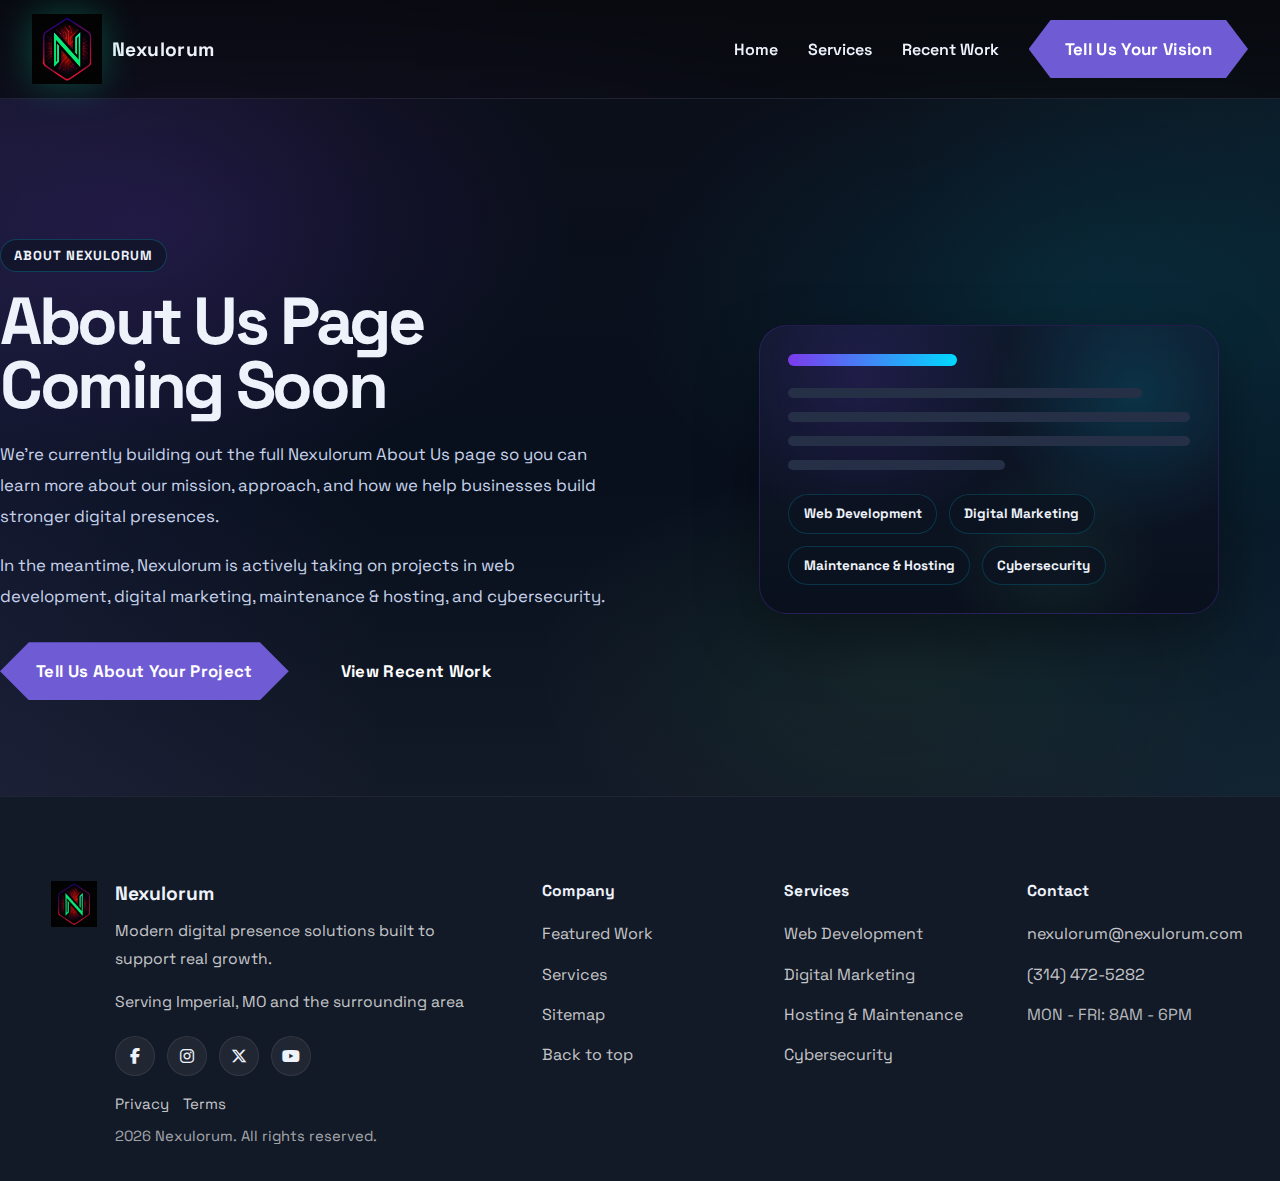
<file: about-us-coming-soon.html>
<head>
  <meta charset="utf-8" />
  <meta name="viewport" content="width=device-width, initial-scale=1" />

  <title>About Us Coming Soon | Nexulorum</title>
  <meta
    name="description"
    content="The Nexulorum About Us page is coming soon. Learn more about our mission, approach, and the digital solutions we provide for businesses in Imperial, MO and surrounding areas."
  />

  <meta name="theme-color" content="#0b0d10" />
  <meta name="robots" content="index,follow" />

  <meta property="og:type" content="website" />
  <meta property="og:site_name" content="Nexulorum" />
  <meta property="og:title" content="About Us Coming Soon | Nexulorum" />
  <meta
    property="og:description"
    content="Our full About Us page is coming soon. Nexulorum provides modern web development, digital marketing, maintenance & hosting, and cybersecurity solutions."
  />
  <meta property="og:url" content="https://www.nexulorum.com/about_us.html" />
  <meta property="og:image" content="https://www.nexulorum.com/assets/nexulorum_logo_full.webp" />
  <meta property="og:image:alt" content="Nexulorum logo" />

  <meta name="twitter:card" content="summary_large_image" />
  <meta name="twitter:title" content="About Us Coming Soon | Nexulorum" />
  <meta
    name="twitter:description"
    content="Learn more about Nexulorum soon. We’re actively helping businesses build stronger digital presences now."
  />
  <meta name="twitter:image" content="https://www.nexulorum.com/assets/nexulorum_logo_full.webp" />

  <meta name="google-site-verification" content="WSrfeSoO9x6S44C5ueUsicDAHoT_mNsmIZjKCud0vjU" />

  <link rel="preconnect" href="https://fonts.googleapis.com" />
  <link rel="preconnect" href="https://fonts.gstatic.com" crossorigin />
  <link
    href="https://fonts.googleapis.com/css2?family=Space+Grotesk:wght@400;500;600;700&family=JetBrains+Mono:wght@400;600&display=swap"
    rel="stylesheet"
  />
  <link
    rel="stylesheet"
    href="https://cdnjs.cloudflare.com/ajax/libs/font-awesome/6.5.2/css/all.min.css"
  />
  <link rel="icon" href="/assets/favicon.ico" />
  <link rel="stylesheet" href="/styles.css" />

  <link rel="canonical" href="https://www.nexulorum.com/about_us.html" />

  <link
    rel="preload"
    as="image"
    href="/assets/nexulorum_logo_full.webp"
  />

  <script type="application/ld+json">
  {
    "@context": "https://schema.org",
    "@type": "ProfessionalService",
    "@id": "https://www.nexulorum.com/#business",
    "name": "Nexulorum",
    "url": "https://www.nexulorum.com/",
    "logo": "https://www.nexulorum.com/assets/nexulorum_logo_full.webp",
    "image": "https://www.nexulorum.com/assets/nexulorum_logo_full.webp",
    "description": "Nexulorum provides web development, digital marketing, maintenance and hosting, and cybersecurity services for businesses in Imperial, MO and surrounding areas.",
    "email": "nexulorumdevandconsult@nexulorum.com",
    "areaServed": [
      { "@type": "AdministrativeArea", "name": "Imperial, MO" },
      { "@type": "Country", "name": "United States" }
    ],
    "contactPoint": [{
      "@type": "ContactPoint",
      "contactType": "sales",
      "email": "nexulorumdevandconsult@nexulorum.com",
      "availableLanguage": ["English"]
    }],
    "sameAs": []
  }
  </script>

  <script type="application/ld+json">
  {
    "@context": "https://schema.org",
    "@type": "WebPage",
    "name": "About Us Coming Soon",
    "url": "https://www.nexulorum.com/about_us.html",
    "isPartOf": {
      "@id": "https://www.nexulorum.com/#website"
    },
    "about": {
      "@id": "https://www.nexulorum.com/#business"
    },
    "description": "The Nexulorum About Us page is coming soon."
  }
  </script>
</head>
<body>
  <a class="skip" href="#main">Skip to content</a>

  <header class="site-header">
    <nav class="nav">
      <a class="brand" href="#top" aria-label="Nexulorum home">
        <img class="brand__mark" src="/assets/nexulorum_emblem_icon.webp" alt="Nexulorum emblem" />
        <span class="brand__name">Nexulorum</span>
      </a>

      <button class="nav__toggle" type="button" aria-label="Open menu" aria-expanded="false" aria-controls="navLinks">
        <span></span><span></span><span></span>
      </button>

<!--Navigation section-->
      <div class="nav__links" id="navLinks" data-nav-links>
        <a href="/index.html">Home</a>
        <a href="/services.html">Services</a>
        <a href="/featured_work">Recent Work</a>
        <a href="/intake.html" class="cta-btn hex-btn hex-primary">
          <span>Tell Us Your Vision</span>
        </a>
        
      </div>
    </nav>
  </header>
  <main>
    <section class="hero coming-hero">
      <div id="top" class="hero-container">
        <div class="hero-main coming-hero__main">
          <div class="coming-hero__content">
            <span class="coming-hero__eyebrow">About Nexulorum</span>

            <h1>About Us Page Coming Soon</h1>

            <p>
              We’re currently building out the full Nexulorum About Us page so you can
              learn more about our mission, approach, and how we help businesses build
              stronger digital presences.
            </p>

            <p>
              In the meantime, Nexulorum is actively taking on projects in web
              development, digital marketing, maintenance &amp; hosting, and
              cybersecurity.
            </p>

            <div class="coming-hero__actions">
              <a href="/intake.html" class="cta-btn hex-btn hex-primary">
                <span>Tell Us About Your Project</span>
              </a>

              <a href="/#featured-work" class="cta-btn hex-btn hex-outline">
                <span>View Recent Work</span>
              </a>
            </div>
          </div>

          <div class="coming-hero__panel" aria-hidden="true">
            <div class="coming-hero-card">
              <div class="coming-hero-card__top"></div>
              <div class="coming-hero-card__line coming-hero-card__line--lg"></div>
              <div class="coming-hero-card__line"></div>
              <div class="coming-hero-card__line"></div>
              <div class="coming-hero-card__line coming-hero-card__line--sm"></div>

              <div class="coming-hero-card__badges">
                <span>Web Development</span>
                <span>Digital Marketing</span>
                <span>Maintenance &amp; Hosting</span>
                <span>Cybersecurity</span>
              </div>
            </div>
          </div>
        </div>
      </div>
    </section>

  </main>
  <footer class="footer">
    <div class="container footer__inner">
      <div class="footer__left">
        <img class="footer__mark" src="assets/nexulorum_emblem_icon.webp" alt="nexulorum icon " aria-hidden="true" />
        <div>
          <div class="footer__name">Nexulorum</div>
          <div class="footer__tag">Modern digital presence solutions built to support real growth. <p>Serving Imperial, MO and the surrounding area</p></div>
          <div class="footer__socials">
            <a href="#" aria-label="Facebook"><i class="fa-brands fa-facebook-f"></i></a>
            <a href="#" aria-label="Instagram"><i class="fa-brands fa-instagram"></i></a>
            <a href="#" aria-label="X"><i class="fa-brands fa-x-twitter"></i></a>
            <a href="#" aria-label="YouTube"><i class="fa-brands fa-youtube"></i></a>
          </div>

          <div class="footer__legal">
            <a href="/privacy.html">Privacy</a>
            <a href="/terms.html">Terms</a>
          </div>

              
          <p class="footer__copy">
                <span id="year"></span> Nexulorum. All rights reserved.
          </p>

        </div>
      </div>

      <div class="footer__right">
        <div class="footer__column">
          <h3 class="footer__heading">Company</h3>
          <a href="#featured_work">Featured Work</a>
          <a href="/comingsoon.html">Services</a>
          <a href="/sitemap.html">Sitemap</a>
          <a href="#top">Back to top</a>
        </div>

        <div class="footer__column">
          <h3 class="footer__heading">Services</h3>
          <a href="/comingsoon.html">Web Development</a>
          <a href="/comingsoon.html">Digital Marketing</a>
          <a href="/comingsoon.html">Hosting &amp; Maintenance</a>
          <a href="/comingsoon.html">Cybersecurity</a>
        </div>

        <div class="footer__column">
          <h3 class="footer__heading">Contact</h3>
          <a href="mailto:nexulorum@nexulorum.com">nexulorum@nexulorum.com</a>
          <a href="tel:(314) 472-5282">(314) 472-5282</a>
          <p class="footer__hours">MON - FRI: 8AM - 6PM</p>
        </div>
      </div>
    </div>
  </footer>

  <script src="script.js"></script>
  <script>
    document.getElementById('year').textContent = new Date().getFullYear();
  </script>
</body>
</file>
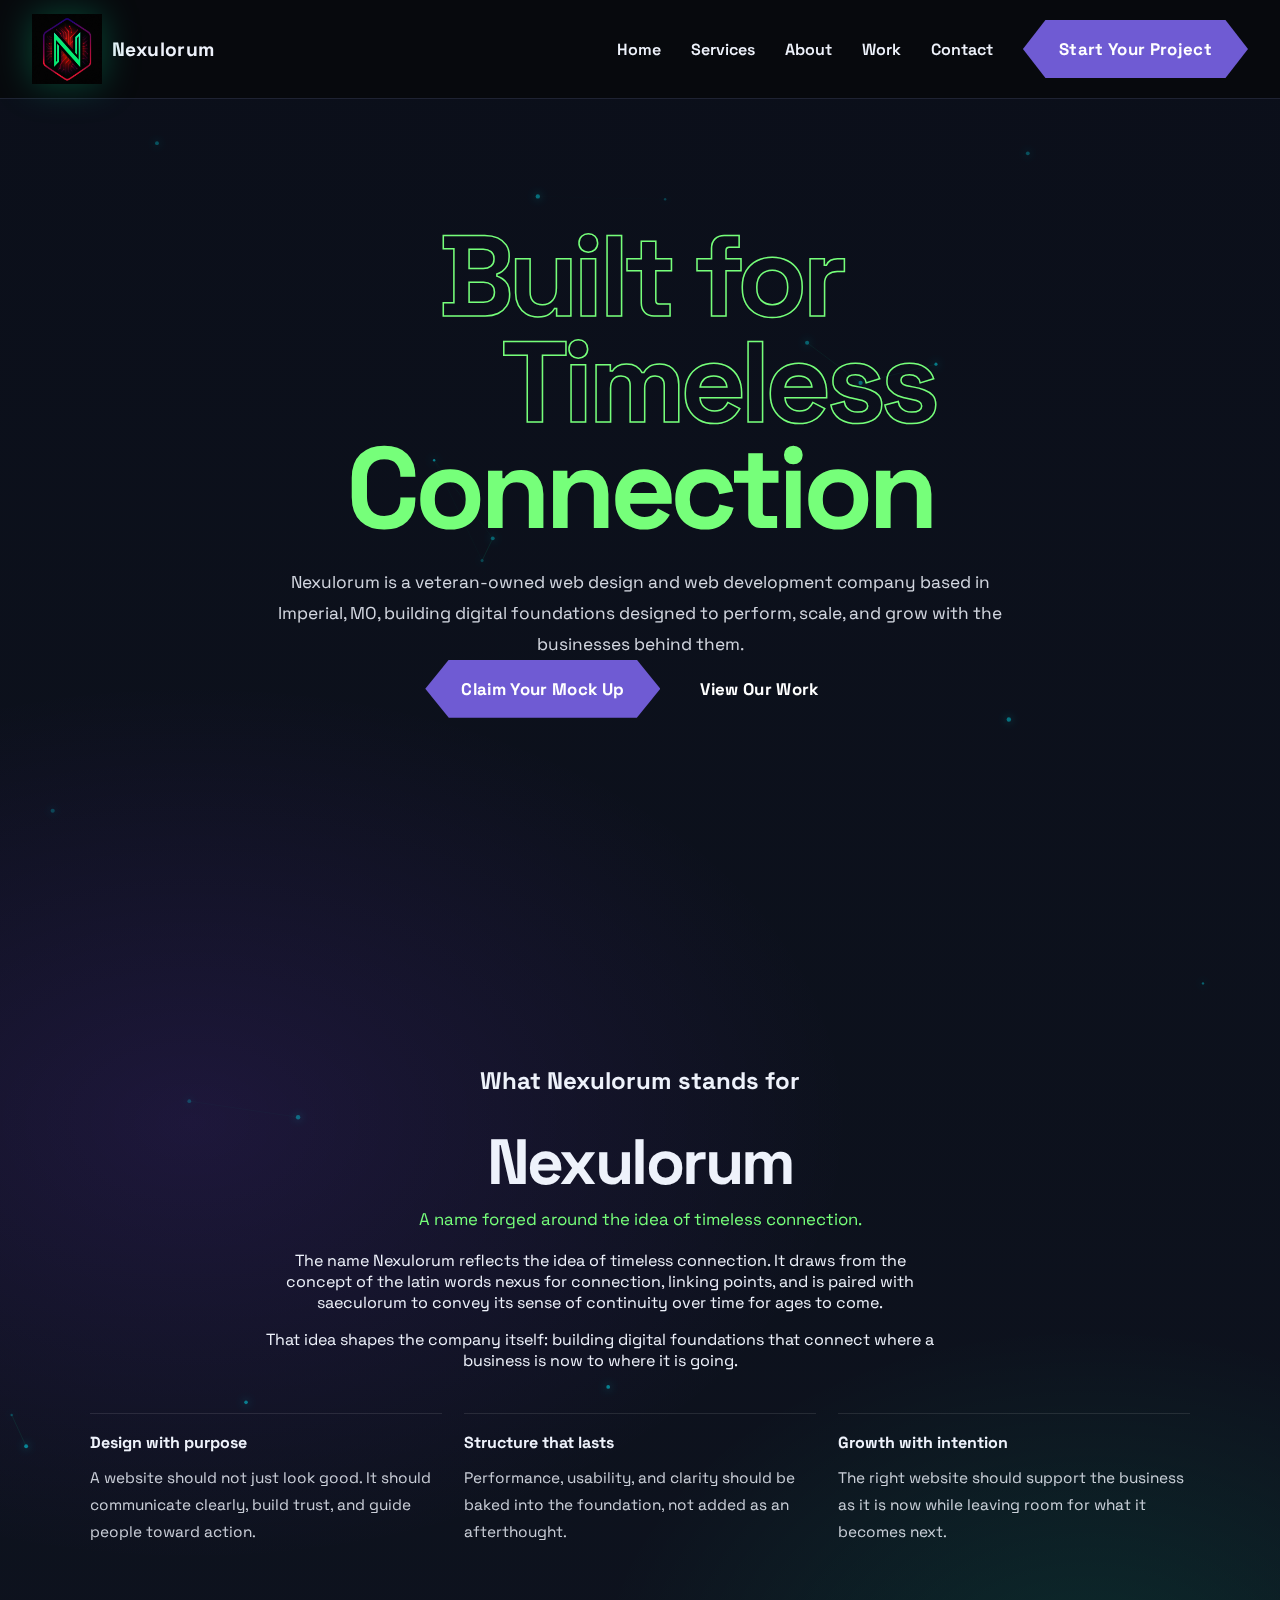
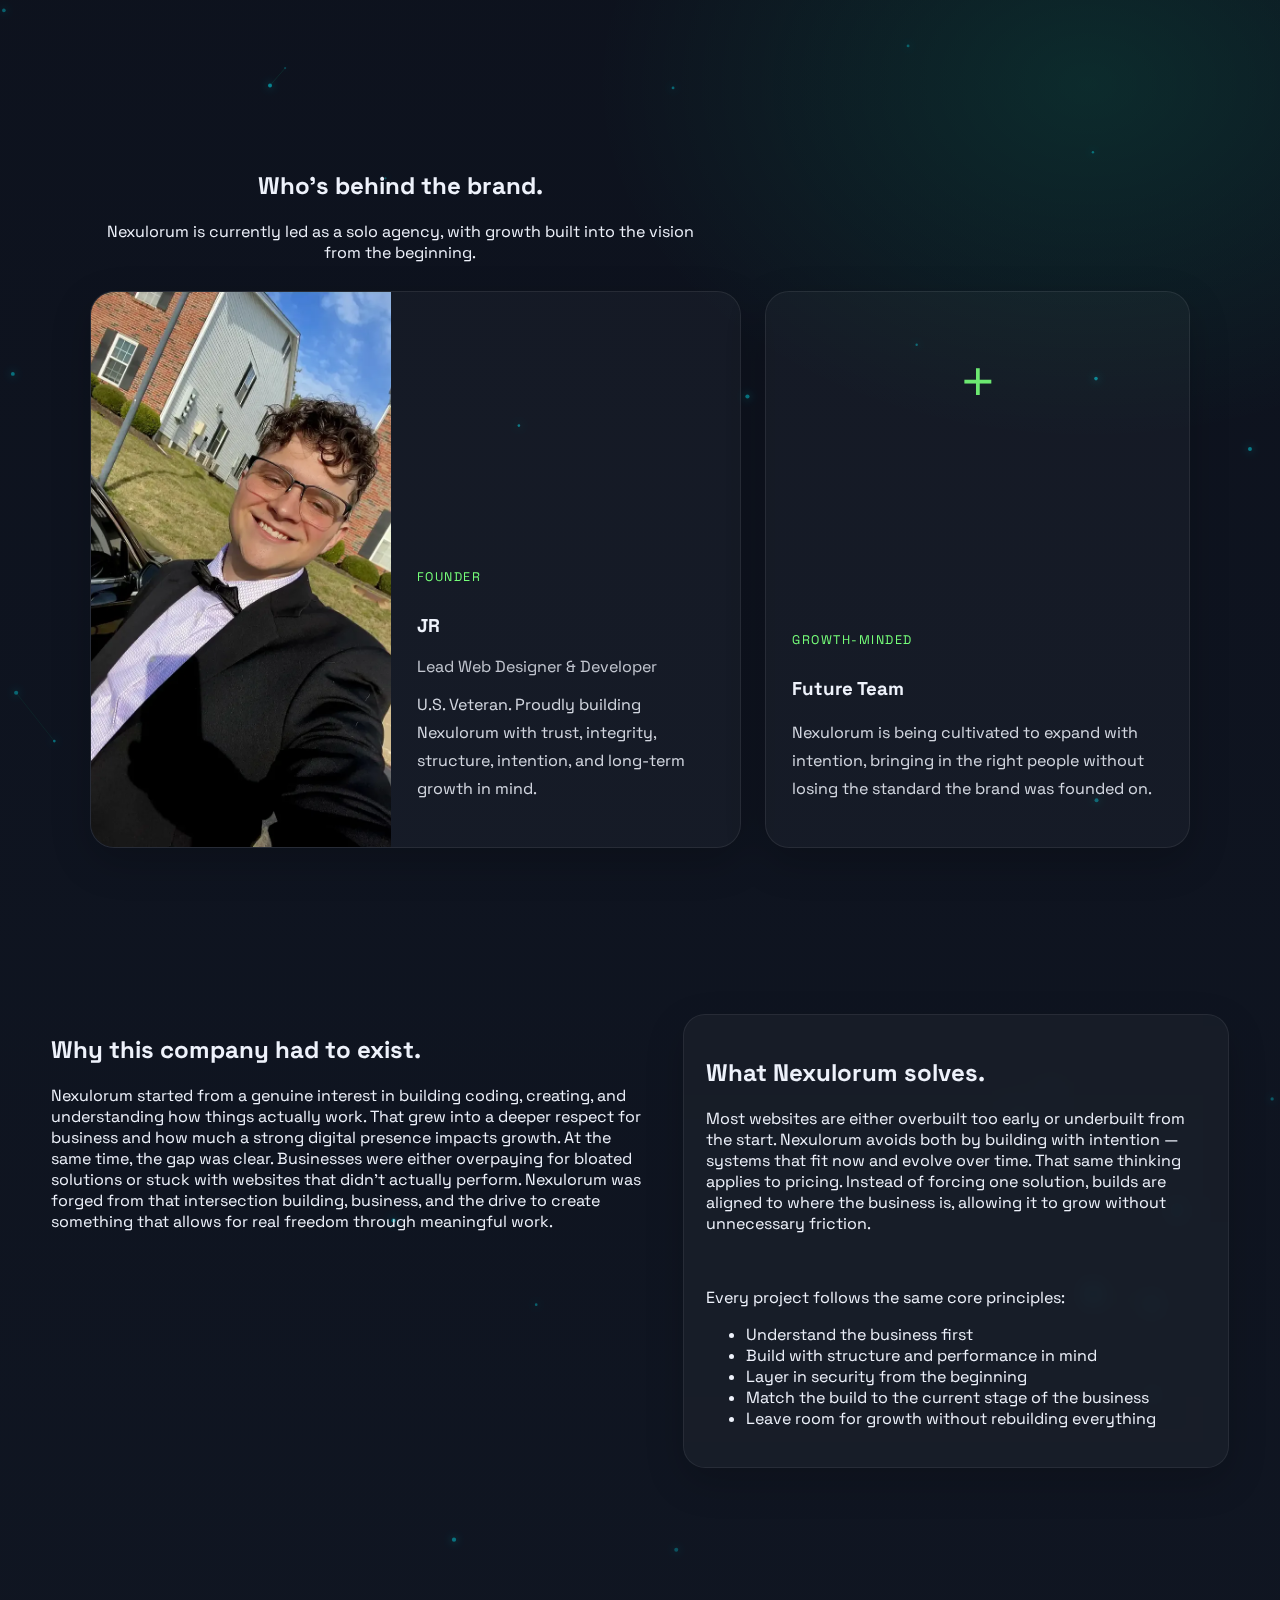
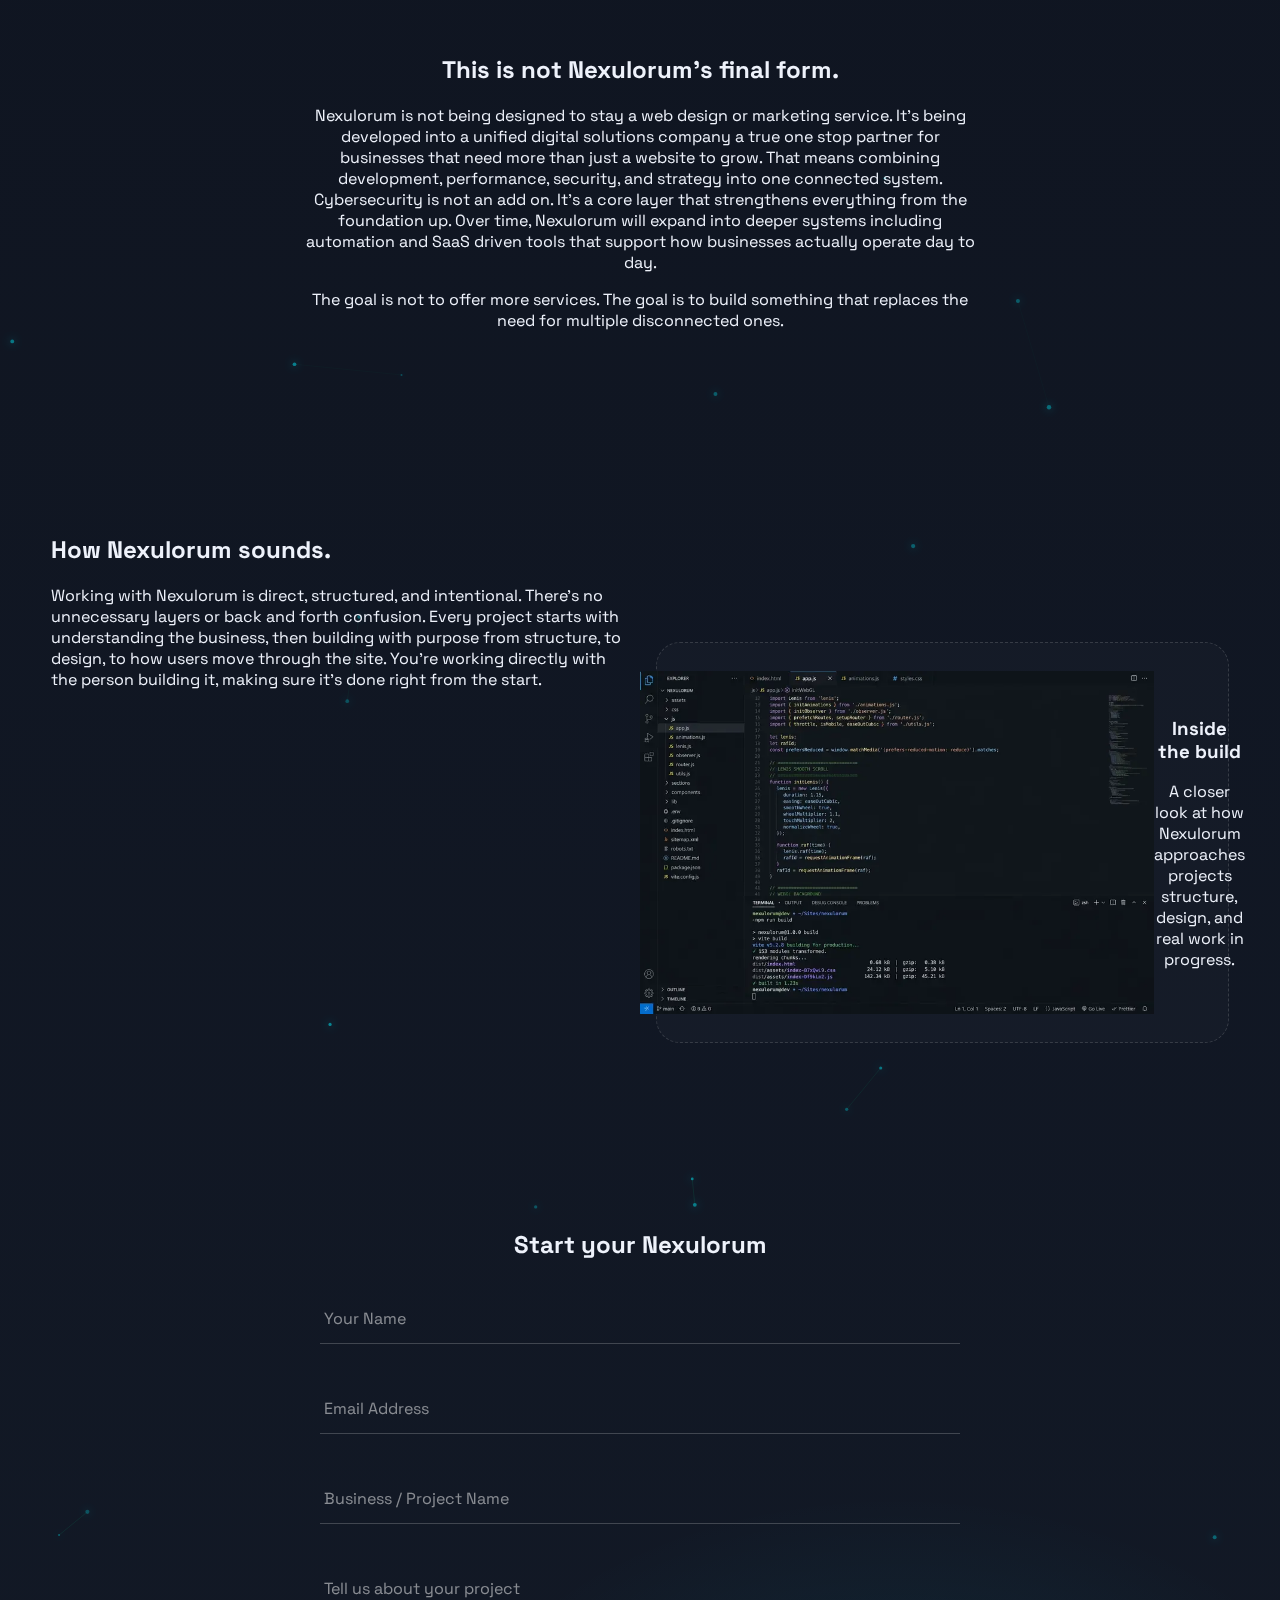
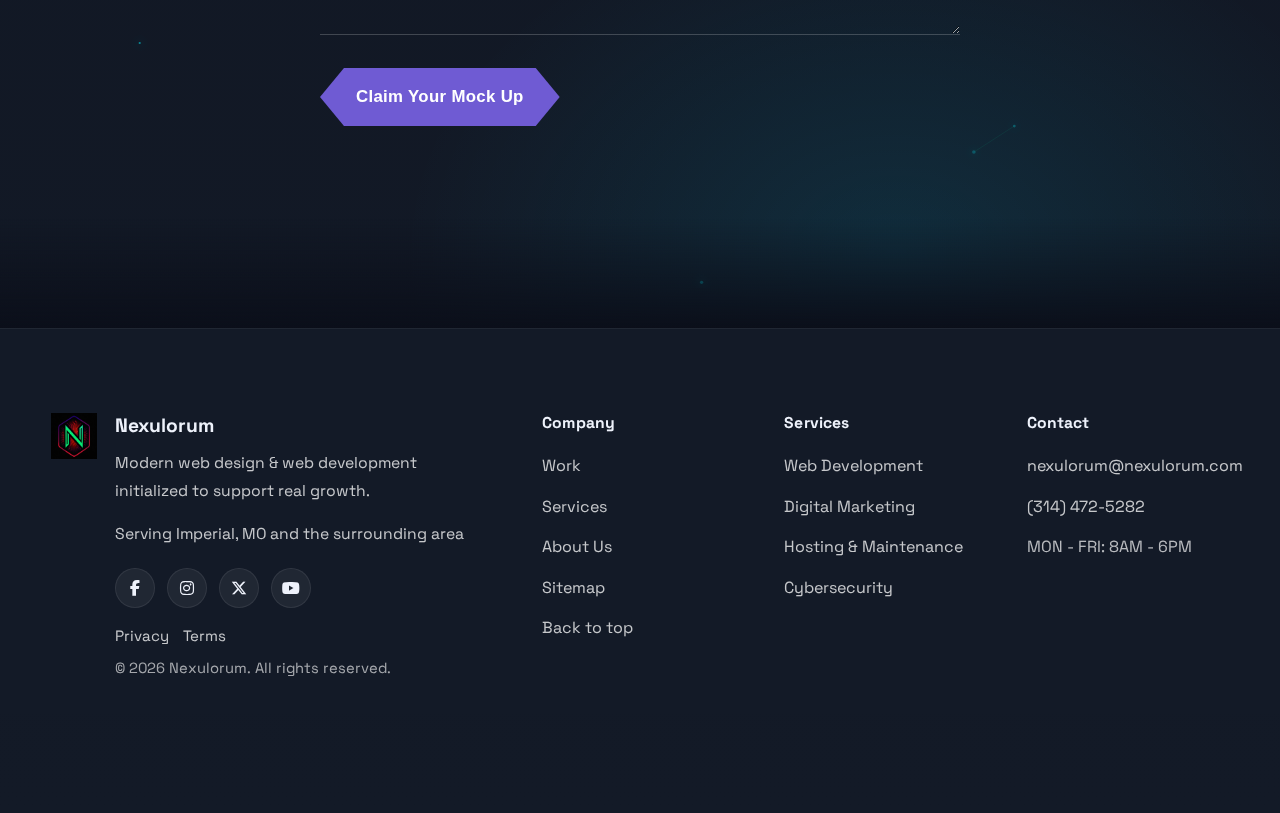
<file: about-us.html>
<!doctype html>
<html lang="en">
<head>
  <meta charset="utf-8" />
  <meta name="viewport" content="width=device-width, initial-scale=1" />
  <title>About Nexulorum | Web Design Company in Imperial, MO</title>
  <meta name="description" content="Learn about Nexulorum, a veteran-owned web design and web development company in Imperial, MO focused on structure, performance, growth, and long-term digital support." />
  <link rel="canonical" href="https://www.nexulorum.com/about-us.html" />
  <meta name="geo.region" content="US-MO" />
  <meta name="geo.placename" content="Imperial, Missouri" />
  <meta name="theme-color" content="#0b0d10" />
  <meta property="og:type" content="website" />
  <meta property="og:site_name" content="Nexulorum" />
  <meta property="og:title" content="About Nexulorum | Web Design Company in Imperial, MO" />
  <meta property="og:description" content="Meet the team and vision behind Nexulorum, a veteran-owned web design and development company in Imperial, MO." />
  <meta property="og:url" content="https://www.nexulorum.com/about-us.html" />
  <meta property="og:image" content="https://www.nexulorum.com/assets/nexulorum_logo_full.webp" />
  <meta property="og:image:alt" content="Nexulorum logo" />
  <meta name="twitter:card" content="summary_large_image" />
  <meta name="twitter:title" content="About Nexulorum | Web Design Company in Imperial, MO" />
  <meta name="twitter:description" content="Meet the team and vision behind Nexulorum, a veteran-owned web design and development company in Imperial, MO." />
  <meta name="twitter:image" content="https://www.nexulorum.com/assets/nexulorum_logo_full.webp" />
  <meta name="robots" content="index,follow" />
  <meta name="google-site-verification" content="WSrfeSoO9x6S44C5ueUsicDAHoT_mNsmIZjKCud0vjU" />
  <link rel="preconnect" href="https://fonts.googleapis.com">
  <link rel="preconnect" href="https://fonts.gstatic.com" crossorigin>
  <link href="https://fonts.googleapis.com/css2?family=Space+Grotesk:wght@400;500;600;700&family=JetBrains+Mono:wght@400;600&display=swap" rel="stylesheet">
  <link rel="stylesheet" href="https://cdnjs.cloudflare.com/ajax/libs/font-awesome/6.5.2/css/all.min.css">
  <link rel="icon" href="/assets/favicon.ico" />
  <link rel="stylesheet" href="/css/base.css" />
  <link rel="stylesheet" href="/css/about.css" />

  <link rel="preload" as="image" href="/assets/nexulorum_logo_full.webp" imagesrcset="/assets/nexulorum_logo_full.webp 1x, /assets/nexulorum_logo_full_1024">
  <script type="application/ld+json">
    {
      "@context": "https://schema.org",
      "@type": "ProfessionalService",
      "name": "Nexulorum",
      "url": "https://www.nexulorum.com/",
      "image": "https://www.nexulorum.com/assets/nexulorum_logo_full.webp",
      "telephone": "(314) 472-5282",
      "email": "nexulorum@nexulorum.com",

      "address": {
        "@type": "PostalAddress",
        "addressLocality": "Imperial",
        "addressRegion": "MO",
        "addressCountry": "US"
      },

      "areaServed": [
        {
          "@type": "City",
          "name": "Imperial"
        },
        {
          "@type": "AdministrativeArea",
          "name": "Jefferson County"
        }
      ],
 
      "sameAs": [
        "https://www.facebook.com/people/Nexulorum/61586324810774/",
        "https://www.instagram.com/nexulorum54/",
      ]
    }
  </script> 
  <script type="application/ld+json">
    {
      "@context": "https://schema.org",
      "@type": "AboutPage",
      "@id": "https://www.nexulorum.com/about-us.html#webpage",
      "url": "https://www.nexulorum.com/about-us.html",
      "name": "About Nexulorum | Web Design Company in Imperial, MO",
      "description": "Learn about Nexulorum, a veteran-owned web design and web development company in Imperial, MO focused on structure, performance, growth, and long-term digital support.",
      "about": {
        "@id": "https://www.nexulorum.com/#business"
      },
      "isPartOf": {
        "@id": "https://www.nexulorum.com/#website"
      }
    }
  </script>
</head>

<body class="about-page">
  <a class="skip" href="#main">Skip to content</a>

  <header class="site-header">
    <nav class="nav">
      <a class="brand" href="/index.html" aria-label="Nexulorum home">
        <img class="brand__mark" src="/assets/nexulorum_emblem_icon.webp" alt="Nexulorum emblem" />
        <span class="brand__name">Nexulorum</span>
      </a>

      <button class="nav__toggle" type="button" aria-label="Open menu" aria-expanded="false" aria-controls="navLinks">
        <span></span><span></span><span></span>
      </button>

      <div class="nav__links" id="navLinks" data-nav-links>
        <a href="/index.html">Home</a>
        <a href="/services.html">Services</a>
        <a href="/about-us.html">About</a>
        <a href="/index.html#featured_work">Work</a>
        <a href="/contact.html">Contact</a>
        <a href="/intake.html" class="cta-btn hex-btn hex-primary">
          <span>Start Your Project</span>
        </a>
      </div>
    </nav>
  </header>

  
  <main id="top" class="hero about-page">
    <canvas class="hero__fx" id="fx" aria-hidden="true"></canvas>

    <!-- HERO -->
    <section class="section hero about-hero">
      <div class="container about-hero-center">
        

        <h1 class="about-hero-title">
          <span class="outline">Built for</span>
          <span class="outline shift-right">Timeless</span>
          <span class="solid">Connection</span>
        </h1>

        <p class="about-hero-copy">
          Nexulorum is a veteran-owned web design and web development company based in Imperial, MO, building digital foundations designed to perform, scale, and grow with the businesses behind them.
        </p>
        <div class="cta">
              <a href="/intake.html" class="cta-btn hex-btn hex-primary">
                <span>Claim Your Mock Up</span>
              </a>

              <a href="/index.html#featured_work" class="cta-btn hex-btn hex-outline">
                <span>View Our Work</span>
              </a> 
          </div>
      </div>
    </section>

    <!-- FOUNDATION / BELIEF -->
    <section class="section foundation-section">
      <div class="container foundation-wrap">

        <div class="foundation-intro">

          <h2>What Nexulorum stands for</h2>
        </div>

        <div class="foundation-meaning">
          <p class="foundation-name">Nexulorum</p>
          <p class="foundation-tag">
            A name forged around the idea of timeless connection.
          </p>

          <p class="foundation-copy">
            The name Nexulorum reflects the idea of timeless connection. It draws from the concept of the latin words nexus for connection, linking points, and is paired with saeculorum to convey its sense of continuity over time for ages to come. 
          </p>

          <p class="foundation-copy">
            That idea shapes the company itself: building digital foundations that connect where a business is now to where it is going.
          </p>
        </div>

        <div class="foundation-pillars">
          <article class="foundation-pillar">
            <h3>Design with purpose</h3>
            <p>
              A website should not just look good. It should communicate clearly, build trust, and guide people toward action.
            </p>
          </article>

          <article class="foundation-pillar">
            <h3>Structure that lasts</h3>
            <p>
              Performance, usability, and clarity should be baked into the foundation, not added as an afterthought.
            </p>
          </article>

          <article class="foundation-pillar">
            <h3>Growth with intention</h3>
            <p>
              The right website should support the business as it is now while leaving room for what it becomes next.
            </p>
          </article>
        </div>

      </div>
    </section>

    <!-- CHARACTERS -->
    <section class="section characters-section">
      <div class="container characters-wrap">
        <div class="characters-head">

          <h2>Who’s behind the brand.</h2>
          <p>
            Nexulorum is currently led as a solo agency, with growth built into the vision from the beginning.
          </p>
        </div>

        <div class="characters-grid">
          <a href="/about-us.html" class="team-card team-card--founder">
            <div class="team-card__image">
              <img src="/assets/founder-img.webp" alt="Founder of Nexulorum web designer in Imperial MO">
            </div>

            <div class="team-card__body">
              <span class="team-card__label">Founder</span>
              <h3>JR</h3>
              <p class="team-card__role">Lead Web Designer & Developer</p>
              <p class="team-card__text">
                U.S. Veteran. Proudly building Nexulorum with trust, integrity, structure, intention, and long-term growth in mind.
              </p>
              <!--<span class="team-card__link">View Bio</span>-->
            </div>
          </a>

          <div class="team-card team-card--future">
            <div class="team-card__plus">+</div>

            <div class="team-card__body">
              <span class="team-card__label">Growth-Minded</span>
              <h3>Future Team</h3>
              <p class="team-card__text">
                Nexulorum is being cultivated to expand with intention, bringing in the right people without losing the standard the brand was founded on.
              </p>
            </div>
          </div>
        </div>
      </div>
    </section>

    <!-- CONFLICT + RESOLUTION -->
    <section class="section-tight">
      <div class="container split-grid">
        <div>
          <h2>Why this company had to exist.</h2>
          <p>
            Nexulorum started from a genuine interest in building coding, creating, and understanding how things actually work.

            That grew into a deeper respect for business and how much a strong digital presence impacts growth.

            At the same time, the gap was clear. Businesses were either overpaying for bloated solutions or stuck with websites that didn’t actually perform.

            Nexulorum was forged from that intersection building, business, and the drive to create something that allows for real freedom through meaningful work.
          </p>
        
        </div>

        <div class="soft-panel">
          <h2>What Nexulorum solves.</h2>
          <p>
            Most websites are either overbuilt too early or underbuilt from the start. Nexulorum avoids both by building with intention — systems that fit now and evolve over time.

            That same thinking applies to pricing. Instead of forcing one solution, builds are aligned to where the business is, allowing it to grow without unnecessary friction.
          </p><br>
          <p>Every project follows the same core principles:</p>
          <ul>
            <li>Understand the business first </li>
            <li>Build with structure and performance in mind</li>
            <li>Layer in security from the beginning</li>
            <li>Match the build to the current stage of the business</li>
            <li>Leave room for growth without rebuilding everything</li>
          </ul>
        </div>
      </div>
    </section>

    <!-- VISION -->
    <section class="section">
      <div class="container manifesto">
        <h2>This is not Nexulorum's final form.</h2>
        <p class="lead">
          Nexulorum is not being designed to stay a web design or marketing service.

          It’s being developed into a unified digital solutions company a true one stop partner for businesses that need more than just a website to grow.

          That means combining development, performance, security, and strategy into one connected system.

          Cybersecurity is not an add on. It’s a core layer that strengthens everything from the foundation up.

          Over time, Nexulorum will expand into deeper systems including automation and SaaS driven tools that support how businesses actually operate day to day.
        </p>
        <p>The goal is not to offer more services.
          The goal is to build something that replaces the need for multiple disconnected ones.</p>
      </div>
    </section>

    <!-- DIALOGUE -->
    <section class="section-tight">
      <div class="container dialogue-grid">
        <div>
          <h2>How Nexulorum sounds.</h2>
          <p>Working with Nexulorum is direct, structured, and intentional.

            There’s no unnecessary layers or back and forth confusion. Every project starts with understanding the business, then building with purpose from structure, to design, to how users move through the site.

            You’re working directly with the person building it, making sure it’s done right from the start.</p>
        </div>
        <div class="media-well">
          <img 
            src="/assets/nex-enviornment.webp" 
            alt="Nexulorum development environment and build process"
            class="media-image"
          />
          <div>
            <h3>Inside the build</h3>
            <p>A closer look at how Nexulorum approaches projects structure, design,
              and real work in progress.</p>
          </div>
        </div>
      </div>
    </section>

    <!-- CREDITS -->
    <section class="section about-cta-section">
      <div class="container about-cta-wrap">
        <div class="about-cta-head">

          <h2>Start your Nexulorum <h2>

        </div>

        <form class="about-cta-form">
          <div class="about-field">
            <input type="text" placeholder="Your Name" required>
          </div>

          <div class="about-field">
            <input type="email" placeholder="Email Address" required>
          </div>

          <div class="about-field">
            <input type="text" placeholder="Business / Project Name">
          </div>

          <div class="about-field">
            <textarea placeholder="Tell us about your project"></textarea>
          </div>

          <button type="submit" class="cta-btn hex-btn hex-primary">
            <span>Claim Your Mock Up</span>
          </button>
        </form>
      </div>
    </section>
    <div class="hero__fade"></div>

  </main>
 
  <footer class="footer">
      <div class="container footer__inner">
        <div class="footer__left">
          <img class="footer__mark" src="assets/nexulorum_emblem_icon.webp" alt="" aria-hidden="true" />
          <div>
            <div class="footer__name">Nexulorum</div>
            <div class="footer__tag">Modern web design & web development initialized to support real growth. <p>Serving Imperial, MO and the surrounding area</p></div>
            <div class="footer__socials">
              <a href="https://www.facebook.com/profile.php?id=61586324810774" aria-label="Facebook"><i class="fa-brands fa-facebook-f"></i></a>
              <a href="https://www.instagram.com/nexulorum54/" aria-label="Instagram"><i class="fa-brands fa-instagram"></i></a>
              <a href="#" aria-label="X"><i class="fa-brands fa-x-twitter"></i></a>
              <a href="#" aria-label="YouTube"><i class="fa-brands fa-youtube"></i></a>
            </div>

            <div class="footer__legal">
              <a href="/privacy.html">Privacy</a>
              <a href="/terms.html">Terms</a>
            </div>

            
            <p class="footer__copy">
              © <span id="year"></span> Nexulorum. All rights reserved.
            </p>

          </div>
        </div>

        <div class="footer__right">
          <div class="footer__column">
            <h3 class="footer__heading">Company</h3>
            <a href="/index.html#featured_work">Work</a>
            <a href="/services.html">Services</a>
            <a href="/about-us.html">About Us</a>
            <a href="/sitemap.html">Sitemap</a>
            <a href="#top">Back to top</a>
          </div>

          <div class="footer__column">
            <h3 class="footer__heading">Services</h3>
            <a href="/web-development.html">Web Development</a>
            <a href="/seo-marketing.html">Digital Marketing</a>
            <a href="/maintenance-and-hosting.html">Hosting &amp; Maintenance</a>
            <a href="/cybersecurity.html">Cybersecurity</a>
          </div>

          <div class="footer__column">
            <h3 class="footer__heading">Contact</h3>
            <a href="mailto:nexulorum@nexulorum.com">nexulorum@nexulorum.com</a>
            <a href="tel:(314) 472-5282">(314) 472-5282</a>
            <p class="footer__hours">MON - FRI: 8AM - 6PM</p>
          </div>
          
        </div>
      </div>
    </footer>

  <script src="/js/script.js"></script>
  <script src="/js/effects.js"></script>
  <script>
    document.getElementById('year').textContent = new Date().getFullYear();
  </script>
</body>
</html>
</file>
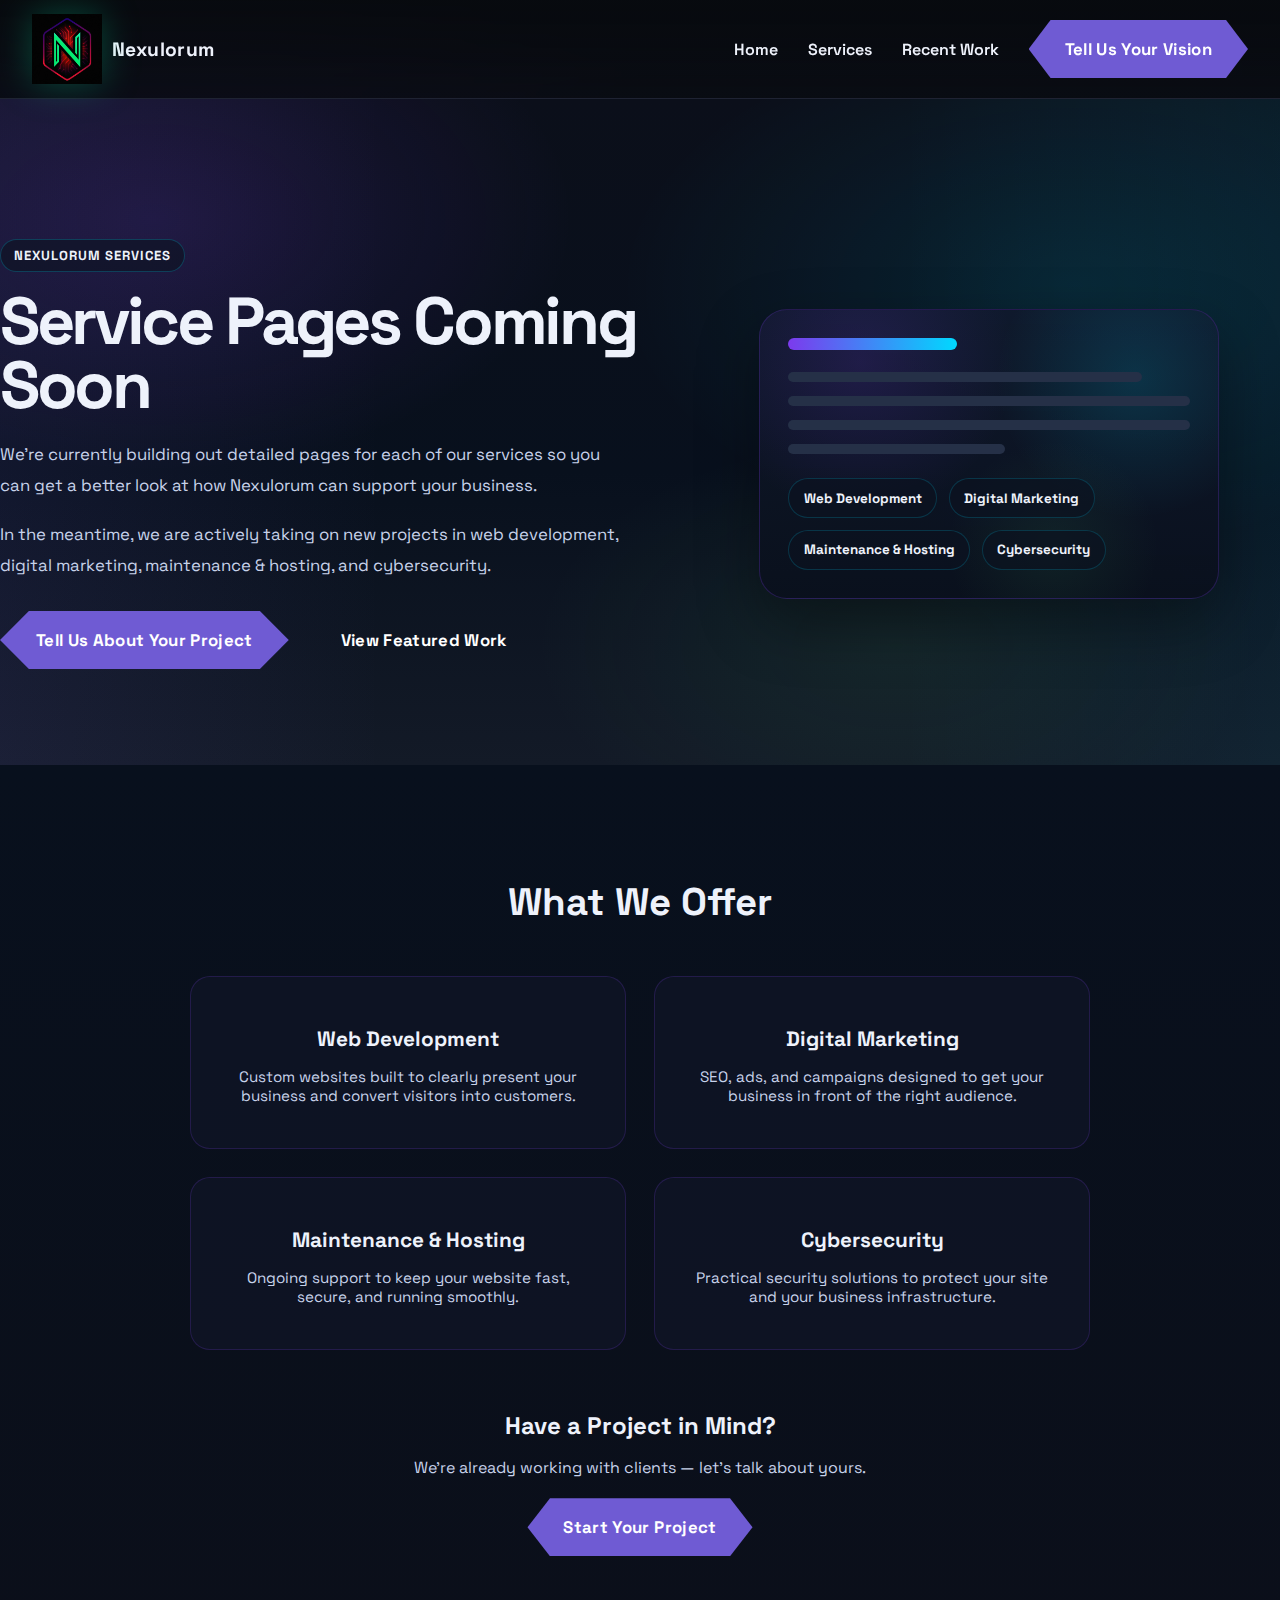
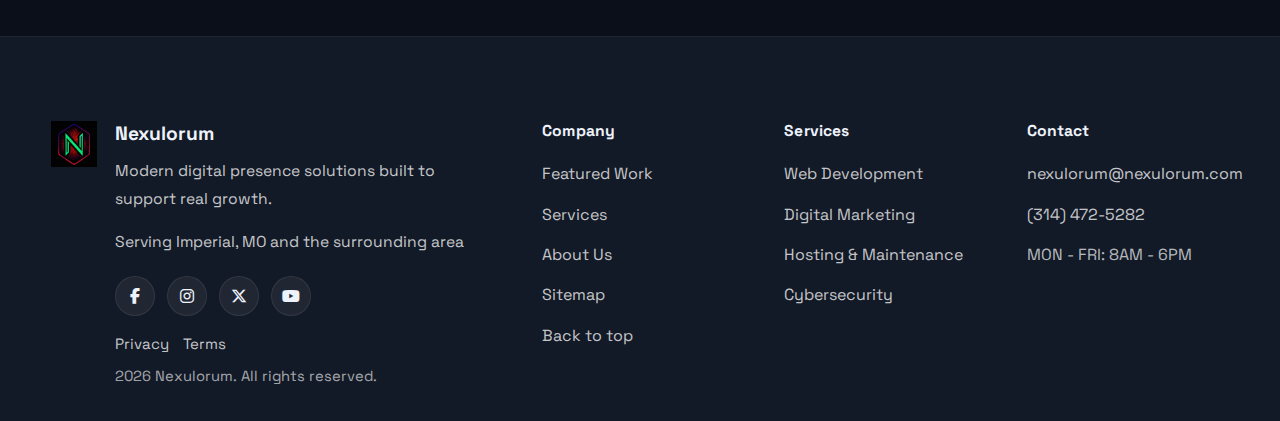
<file: comingsoon.html>
<!doctype html>
<html lang="en">
<head>
  <meta charset="utf-8" />
  <meta name="viewport" content="width=device-width, initial-scale=1" />

  <title>Service Pages Coming Soon | Nexulorum</title>
  <meta
    name="description"
    content="Detailed Nexulorum service pages are coming soon. We are actively taking on web development, digital marketing, maintenance & hosting, and cybersecurity projects in Imperial, MO and surrounding areas."
  />

  <meta name="theme-color" content="#0b0d10" />
  <meta name="robots" content="index,follow" />

  <meta property="og:type" content="website" />
  <meta property="og:site_name" content="Nexulorum" />
  <meta property="og:title" content="Service Pages Coming Soon | Nexulorum" />
  <meta
    property="og:description"
    content="Detailed service pages are coming soon. Nexulorum is actively taking on web development, digital marketing, maintenance & hosting, and cybersecurity projects."
  />
  <meta property="og:url" content="https://www.nexulorum.com/services/comingsoon.html" />
  <meta property="og:image" content="https://www.nexulorum.com/assets/nexulorum_logo_full.webp" />
  <meta property="og:image:alt" content="Nexulorum logo" />

  <meta name="twitter:card" content="summary_large_image" />
  <meta name="twitter:title" content="Service Pages Coming Soon | Nexulorum" />
  <meta
    name="twitter:description"
    content="Detailed service pages are coming soon. Nexulorum is actively taking on new projects now."
  />
  <meta name="twitter:image" content="https://www.nexulorum.com/assets/nexulorum_logo_full.webp" />

  <meta name="google-site-verification" content="WSrfeSoO9x6S44C5ueUsicDAHoT_mNsmIZjKCud0vjU" />

  <link rel="preconnect" href="https://fonts.googleapis.com" />
  <link rel="preconnect" href="https://fonts.gstatic.com" crossorigin />
  <link
    href="https://fonts.googleapis.com/css2?family=Space+Grotesk:wght@400;500;600;700&family=JetBrains+Mono:wght@400;600&display=swap"
    rel="stylesheet"
  />
  <link
    rel="stylesheet"
    href="https://cdnjs.cloudflare.com/ajax/libs/font-awesome/6.5.2/css/all.min.css"
  />
  <link rel="icon" href="/assets/favicon.ico" />
  <link rel="stylesheet" href="/styles.css" />

  <link rel="canonical" href="https://www.nexulorum.com/services/comingsoon.html" />

  <link
    rel="preload"
    as="image"
    href="/assets/nexulorum_logo_full.webp"
  />

  <script type="application/ld+json">
  {
    "@context": "https://schema.org",
    "@type": "ProfessionalService",
    "@id": "https://www.nexulorum.com/#business",
    "name": "Nexulorum",
    "url": "https://www.nexulorum.com/",
    "logo": "https://www.nexulorum.com/assets/nexulorum_logo_full.webp",
    "image": "https://www.nexulorum.com/assets/nexulorum_logo_full.webp",
    "description": "Nexulorum provides web development, digital marketing, maintenance and hosting, and cybersecurity services for businesses in Imperial, MO and surrounding areas.",
    "email": "nexulorumdevandconsult@nexulorum.com",
    "areaServed": [
      { "@type": "AdministrativeArea", "name": "Imperial, MO" },
      { "@type": "Country", "name": "United States" }
    ],
    "contactPoint": [{
      "@type": "ContactPoint",
      "contactType": "sales",
      "email": "nexulorumdevandconsult@nexulorum.com",
      "availableLanguage": ["English"]
    }],
    "sameAs": []
  }
  </script>

  <script type="application/ld+json">
  {
    "@context": "https://schema.org",
    "@type": "WebPage",
    "name": "Service Pages Coming Soon",
    "url": "https://www.nexulorum.com/services/comingsoon.html",
    "isPartOf": {
      "@id": "https://www.nexulorum.com/#website"
    },
    "about": {
      "@id": "https://www.nexulorum.com/#business"
    },
    "description": "Detailed Nexulorum service pages are coming soon."
  }
  </script>
</head>

<body>

  <a class="skip" href="#main">Skip to content</a>

  <header class="site-header">
    <nav class="nav">
      <a class="brand" href="#top" aria-label="Nexulorum home">
        <img class="brand__mark" src="/assets/nexulorum_emblem_icon.webp" alt="Nexulorum emblem" />
        <span class="brand__name">Nexulorum</span>
      </a>

      <button class="nav__toggle" type="button" aria-label="Open menu" aria-expanded="false" aria-controls="navLinks">
        <span></span><span></span><span></span>
      </button>

<!--Navigation section-->
      <div class="nav__links" id="navLinks" data-nav-links>
        <a href="/index.html">Home</a>
        <a href="/services.html">Services</a>
        <a href="/featured_work">Recent Work</a>
        <a href="/intake.html" class="cta-btn hex-btn hex-primary">
          <span>Tell Us Your Vision</span>
        </a>
        
      </div>
    </nav>
  </header>
  <main>
    <section class="hero coming-hero">
      <div id="top" class="hero-container">
        <div class="hero-main coming-hero__main">
          <div class="coming-hero__content">
            <span class="coming-hero__eyebrow">Nexulorum Services</span>

            <h1>Service Pages Coming Soon</h1>

            <p>
              We’re currently building out detailed pages for each of our services so
              you can get a better look at how Nexulorum can support your business.
            </p>

            <p>
              In the meantime, we are actively taking on new projects in web
              development, digital marketing, maintenance &amp; hosting, and
              cybersecurity.
            </p>

            <div class="coming-hero__actions">
              <a href="/intake.html" class="cta-btn hex-btn hex-primary">
                <span>Tell Us About Your Project</span>
              </a>

              <a href="/#featured_work" class="cta-btn hex-btn hex-outline">
                <span>View Featured Work</span>
              </a>
            </div>
          </div>

          <div class="coming-hero__panel" aria-hidden="true">
            <div class="coming-hero-card">
              <div class="coming-hero-card__top"></div>
              <div class="coming-hero-card__line coming-hero-card__line--lg"></div>
              <div class="coming-hero-card__line"></div>
              <div class="coming-hero-card__line"></div>
              <div class="coming-hero-card__line coming-hero-card__line--sm"></div>

              <div class="coming-hero-card__badges">
                <span>Web Development</span>
                <span>Digital Marketing</span>
                <span>Maintenance &amp; Hosting</span>
                <span>Cybersecurity</span>
              </div>
            </div>
          </div>
        </div>
      </div>
    </section>

    <section class="coming-services-preview">
      <div class="container">

        <h2>What We Offer</h2>

        <div class="coming-grid">

          <div class="coming-card">
            <h3>Web Development</h3>
            <p>Custom websites built to clearly present your business and convert visitors into customers.</p>
          </div>

          <div class="coming-card">
            <h3>Digital Marketing</h3>
            <p>SEO, ads, and campaigns designed to get your business in front of the right audience.</p>
          </div>

          <div class="coming-card">
            <h3>Maintenance & Hosting</h3>
            <p>Ongoing support to keep your website fast, secure, and running smoothly.</p>
          </div>

          <div class="coming-card">
            <h3>Cybersecurity</h3>
            <p>Practical security solutions to protect your site and your business infrastructure.</p>
          </div>

        </div>

        <div class="coming-cta">
          <h3>Have a Project in Mind?</h3>
          <p>We’re already working with clients — let’s talk about yours.</p>

          <a href="/intake.html" class="cta-btn hex-btn hex-primary">
            <span>Start Your Project</span>
          </a>
        </div>

      </div>
    </section>

  </main>


  <footer class="footer">
    <div class="container footer__inner">
      <div class="footer__left">
        <img class="footer__mark" src="assets/nexulorum_emblem_icon.webp" alt="nexulorum icon " aria-hidden="true" />
        <div>
          <div class="footer__name">Nexulorum</div>
          <div class="footer__tag">Modern digital presence solutions built to support real growth. <p>Serving Imperial, MO and the surrounding area</p></div>
          <div class="footer__socials">
            <a href="#" aria-label="Facebook"><i class="fa-brands fa-facebook-f"></i></a>
            <a href="#" aria-label="Instagram"><i class="fa-brands fa-instagram"></i></a>
            <a href="#" aria-label="X"><i class="fa-brands fa-x-twitter"></i></a>
            <a href="#" aria-label="YouTube"><i class="fa-brands fa-youtube"></i></a>
          </div>

          <div class="footer__legal">
            <a href="/privacy.html">Privacy</a>
            <a href="/terms.html">Terms</a>
          </div>

              
          <p class="footer__copy">
                <span id="year"></span> Nexulorum. All rights reserved.
          </p>

        </div>
      </div>

      <div class="footer__right">
        <div class="footer__column">
          <h3 class="footer__heading">Company</h3>
          <a href="#featured_work">Featured Work</a>
          <a href="/comingsoon.html">Services</a>
          <a href="/about-us-coming-soon.html">About Us</a>
          <a href="/sitemap.html">Sitemap</a>
          <a href="#top">Back to top</a>
        </div>

        <div class="footer__column">
          <h3 class="footer__heading">Services</h3>
          <a href="/comingsoon.html">Web Development</a>
          <a href="/comingsoon.html">Digital Marketing</a>
          <a href="/comingsoon.html">Hosting &amp; Maintenance</a>
          <a href="/comingsoon.html">Cybersecurity</a>
        </div>

        <div class="footer__column">
          <h3 class="footer__heading">Contact</h3>
          <a href="mailto:nexulorum@nexulorum.com">nexulorum@nexulorum.com</a>
          <a href="tel:(314) 472-5282">(314) 472-5282</a>
          <p class="footer__hours">MON - FRI: 8AM - 6PM</p>
        </div>
      </div>
    </div>
  </footer>

  <script src="script.js"></script>
  <script>
    document.getElementById('year').textContent = new Date().getFullYear();
  </script>

</body>
</html>
</file>
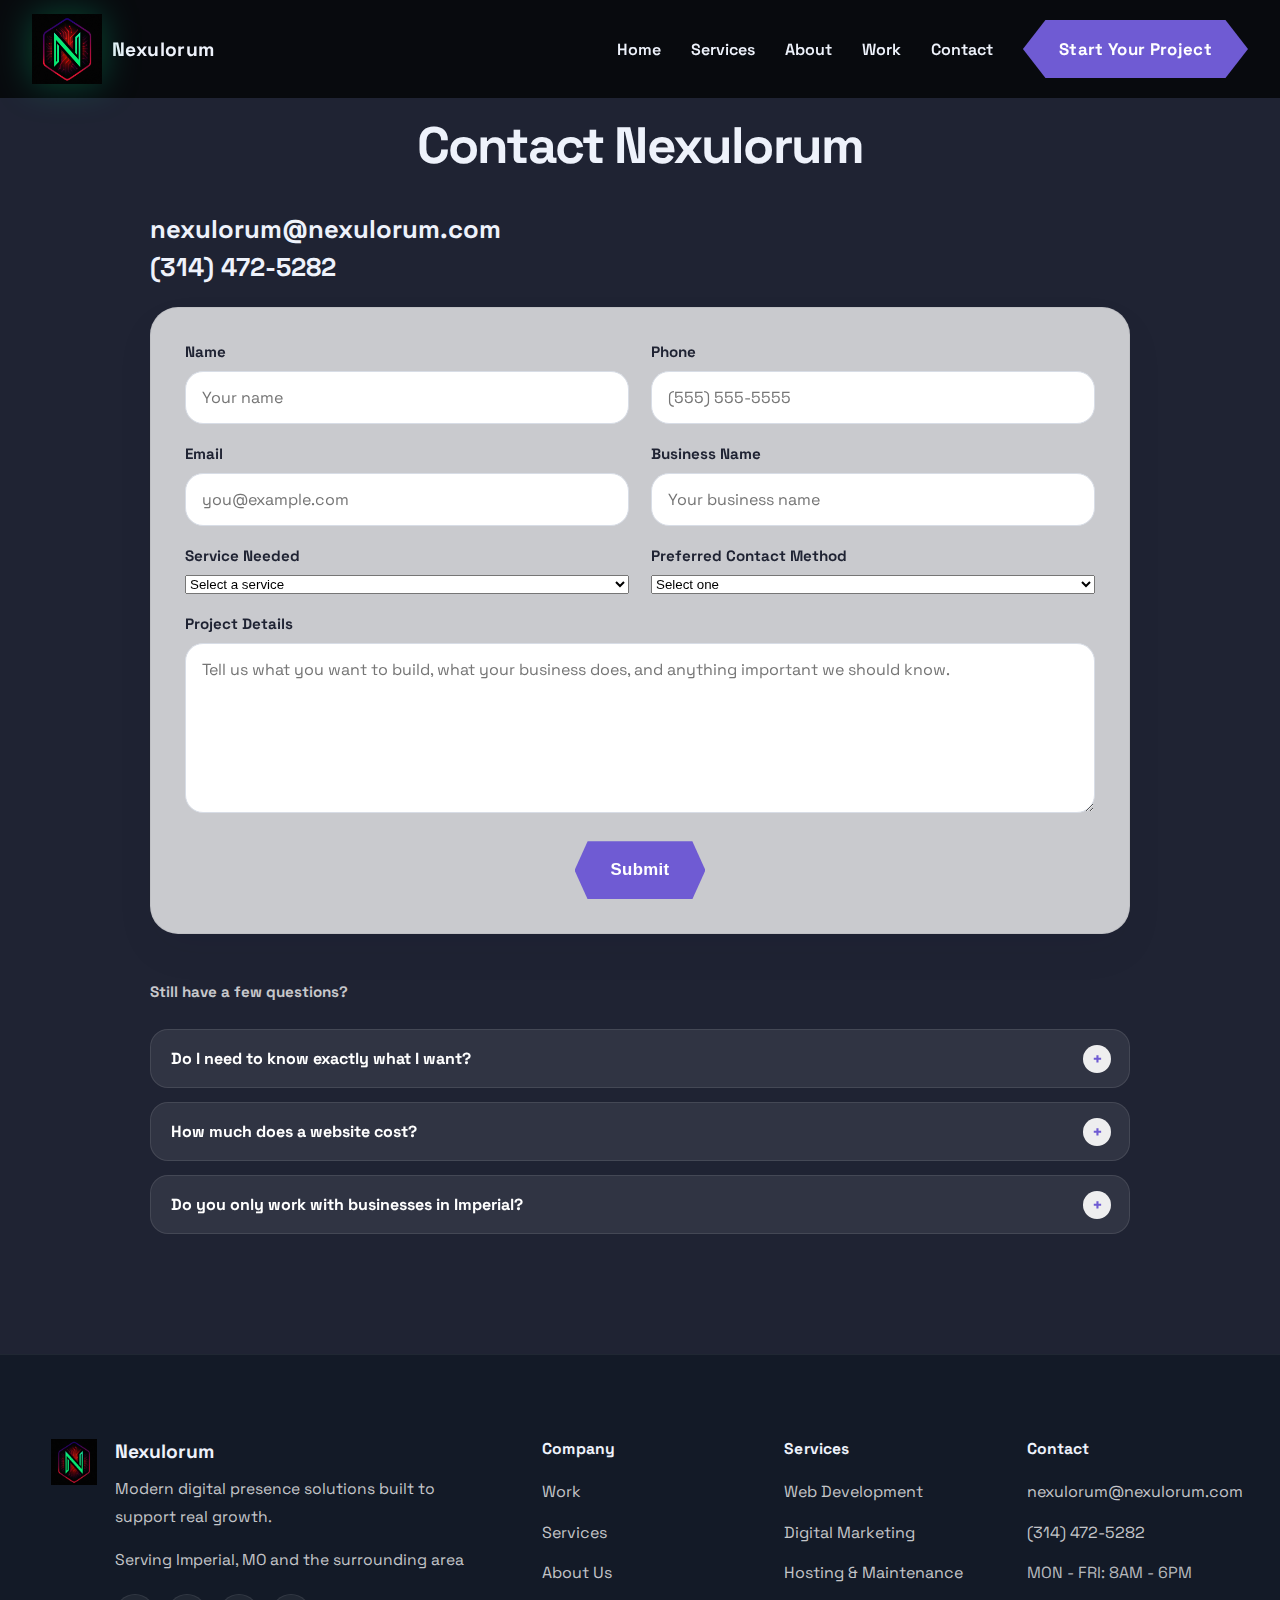
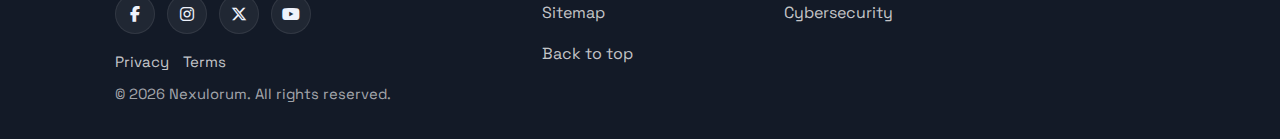
<file: contact.html>
<!doctype html>
<html lang="en">
<head>
  <meta charset="utf-8" />
  <meta name="viewport" content="width=device-width, initial-scale=1" />
  <title>Contact Nexulorum | Web Development & Digital Services in Imperial, MO</title>
  <meta name="description" content="Contact Nexulorum for web development, SEO, and digital services in Imperial, MO. Reach out by phone, email, or submit your project details to get started." />
  <link rel="canonical" href="https://www.nexulorum.com/contact.html" />
  <meta name="theme-color" content="#0b0d10" />
  <meta name="robots" content="index,follow" />
  <meta name="geo.region" content="US-MO" />
  <meta name="geo.placename" content="Imperial, Missouri" />
      
  <meta property="og:type" content="website" />
  <meta property="og:site_name" content="Nexulorum" />
  <meta property="og:title" content="Contact Nexulorum | Start Your Project" />
  <meta property="og:description" content="SEO, local search visibility..." />
  <meta property="og:url" content="https://www.nexulorum.com/contact.html" />
  <meta property="og:image" content="https://www.nexulorum.com/assets/nexulorum_logo_full.webp" />
  <meta property="og:image:alt" content="Nexulorum SEO and digital marketing logo" />

  <meta name="twitter:card" content="summary_large_image" />
  <meta name="twitter:title" content="Contact Nexulorum | Start Your Project" />
  <meta name="twitter:description" content="Reach out to Nexulorum to start your website, SEO, or digital project." />
  <meta name="twitter:image" content="https://www.nexulorum.com/assets/nexulorum_logo_full.webp" />

  <link rel="preconnect" href="https://fonts.googleapis.com">
  <link rel="preconnect" href="https://fonts.gstatic.com" crossorigin>
  <link href="https://fonts.googleapis.com/css2?family=Space+Grotesk:wght@400;500;600;700&family=JetBrains+Mono:wght@400;600&display=swap" rel="stylesheet">
  <link rel="stylesheet" href="https://cdnjs.cloudflare.com/ajax/libs/font-awesome/6.5.2/css/all.min.css">
  <link rel="icon" href="/assets/favicon.ico" />
  <link rel="stylesheet" href="/css/base.css" />
  <link rel="stylesheet" href="/css/intake.css" />
  <script type="application/ld+json">
    {
      "@context": "https://schema.org",
      "@type": "ProfessionalService",
      "name": "Nexulorum",
      "url": "https://www.nexulorum.com/",
      "image": "https://www.nexulorum.com/assets/nexulorum_logo_full.webp",
      "telephone": "(314) 472-5282",
      "email": "nexulorum@nexulorum.com",

      "address": {
        "@type": "PostalAddress",
        "addressLocality": "Imperial",
        "addressRegion": "MO",
        "addressCountry": "US"
      },
 
      "areaServed": [
        {
          "@type": "City",
          "name": "Imperial"
        },
        {
          "@type": "AdministrativeArea",
          "name": "Jefferson County"
        }
      ],

      "sameAs": [
        "https://www.facebook.com/people/Nexulorum/61586324810774/",
        "https://www.instagram.com/nexulorum54/",
      ]
    }
  </script>
  <script type="application/ld+json">
    {
      "@context": "https://schema.org",
      "@type": "ContactPage",
      "name": "Contact Nexulorum",
      "url": "https://www.nexulorum.com/contact.html",
      "serviceType": "SEO and Digital Marketing",
      "provider": {
        "@type": "ProfessionalService",
        "name": "Nexulorum"
      },
      "areaServed": {
        "@type": "Place",
        "name": "Imperial, Missouri"
      },
      "description": "SEO, local search optimization, email marketing, and automation services for small businesses in Imperial, MO."
    }
  </script>
</head>
<body class="contact-page">
  <a class="skip" href="#main">Skip to content</a>

  <header class="site-header">
    <nav class="nav">
      <a class="brand" href="/index.html" aria-label="Nexulorum home">
        <img class="brand__mark" src="/assets/nexulorum_emblem_icon.webp" alt="Nexulorum emblem" />
        <span class="brand__name">Nexulorum</span>
      </a>

      <button class="nav__toggle" type="button" aria-label="Open menu" aria-expanded="false" aria-controls="navLinks">
        <span></span><span></span><span></span>
      </button>

      <div class="nav__links" id="navLinks" data-nav-links>
        <a href="/index.html">Home</a>
        <a href="/services.html">Services</a>
        <a href="/about-us.html">About</a>
        <a href="/index.html#featured_work">Work</a>
        <a href="/contact.html">Contact</a>
        <a href="/intake.html" class="cta-btn hex-btn hex-primary">
          <span>Start Your Project</span>
        </a>
      </div>
    </nav>
  </header>
 
  <main id="main">
    <section class="intake-section" id="intake">
      <div class="container">
        <div class="intake-wrap">

          <div class="intake-top">
            <h2 class="intake-heading">Contact Nexulorum</h2>
          
          </div>
          <div class="intake-contact">
            <a href="mailto:nexulorum@nexulorum.com">nexulorum@nexulorum.com</a>
            <a href="tel:(314)472-5282">(314) 472-5282</a>
          </div>
          <form
            class="intake-form"
            action="/thanks.html"
            method="POST"
            name="project-intake"
            data-netlify="true"
            netlify-honeypot="bot-field"
          >
            <input type="hidden" name="form-name" value="project-intake" />
            <input type="hidden" name="subject" value="New Nexulorum project intake" />

            <p hidden>
              <label>
                Don’t fill this out:
                <input name="bot-field" />
              </label>
            </p>

            <div class="intake-grid">
              <label class="intake-field">
                <span>Name</span>
                <input type="text" name="name" placeholder="Your name" required>
              </label>

              <label class="intake-field">
                <span>Phone</span>
                <input type="tel" name="phone" placeholder="(555) 555-5555" required>
              </label>

              <label class="intake-field">
                <span>Email</span>
                <input type="email" name="email" placeholder="you@example.com" required>
              </label>

              <label class="intake-field">
                <span>Business Name</span>
                <input type="text" name="business_name" placeholder="Your business name" required>
              </label>

              <label class="intake-field">
                <span>Service Needed</span>
                <select name="service_needed" required>
                  <option value="">Select a service</option>
                  <option value="Web Development">Web Development</option>
                  <option value="Digital Marketing">Digital Marketing</option>
                  <option value="Maintenance & Hosting">Maintenance & Hosting</option>
                  <option value="Cybersecurity">Cybersecurity</option>
                </select>
              </label>

              <label class="intake-field">
                <span>Preferred Contact Method</span>
                <select name="preferred_contact_method">
                  <option value="">Select one</option>
                  <option value="Email">Email</option>
                  <option value="Phone">Phone</option>
                  <option value="Either">Either</option>
                </select>
              </label>

              <label class="intake-field intake-field--full">
                <span>Project Details</span>
                <textarea
                  name="project_details"
                  rows="6"
                  placeholder="Tell us what you want to build, what your business does, and anything important we should know."
                  required
                ></textarea>
              </label>
            </div>

            <div class="intake-actions">
              <button type="submit" class="cta-btn hex-btn hex-primary">
                <span>Submit</span>
              </button>
            </div>
          </form>

          <div class="intake-faq">
            <p class="intake-faq-intro">Still have a few questions?</p>
            <details class="intake-faq-item">
              <summary>Do I need to know exactly what I want?</summary>
              <p>No. Even a rough idea is enough to get started. Tell us your goals, what your business does, and what you want to improve, and Nexulorum can help shape the right direction from there.</p>
            </details>

            <details class="intake-faq-item">
              <summary>How much does a website cost?</summary>
              <p>Pricing depends on the scope of the project. After you submit your details, you can expect a follow-up within about 24 hours to discuss your goals and the best next step for your business.</p>
            </details>

            <details class="intake-faq-item">
              <summary>Do you only work with businesses in Imperial?</summary>
              <p>No. Nexulorum works with businesses in Imperial, the greater St. Louis area, and nearby communities. Imperial is simply where we are based.</p>
            </details>
          </div>

        </div>
      </div>
    </section>
  </main>

<footer class="footer">
    <div class="container footer__inner">
      <div class="footer__left">
        <img class="footer__mark" src="assets/nexulorum_emblem_icon.webp" alt="" aria-hidden="true" />
        <div>
          <div class="footer__name">Nexulorum</div>
          <div class="footer__tag">Modern digital presence solutions built to support real growth. <p>Serving Imperial, MO and the surrounding area</p></div>
          <div class="footer__socials">
            <a href="https://www.facebook.com/profile.php?id=61586324810774" aria-label="Facebook"><i class="fa-brands fa-facebook-f"></i></a>
            <a href="https://www.instagram.com/nexulorum54/" aria-label="Instagram"><i class="fa-brands fa-instagram"></i></a>
            <a href="#" aria-label="X"><i class="fa-brands fa-x-twitter"></i></a>
            <a href="#" aria-label="YouTube"><i class="fa-brands fa-youtube"></i></a>
          </div>

          <div class="footer__legal">
            <a href="/privacy.html">Privacy</a>
            <a href="/terms.html">Terms</a>
          </div>

          <p class="footer__copy">
            © <span id="year"></span> Nexulorum. All rights reserved.
          </p>
        </div>
      </div>

      <div class="footer__right">
        <div class="footer__column">
          <h3 class="footer__heading">Company</h3>
          <a href="/index.html#featured_work">Work</a>
          <a href="/services.html">Services</a>
          <a href="/about-us.html">About Us</a>
          <a href="/sitemap.html">Sitemap</a>
          <a href="#top">Back to top</a>
        </div>

        <div class="footer__column">
          <h3 class="footer__heading">Services</h3>
          <a href="/web-development.html">Web Development</a>
          <a href="/seo-marketing.html">Digital Marketing</a>
          <a href="/maintenance-and-hosting.html">Hosting &amp; Maintenance</a>
          <a href="/cybersecurity.html">Cybersecurity</a>
        </div>

        <div class="footer__column">
          <h3 class="footer__heading">Contact</h3>
          <a href="mailto:nexulorum@nexulorum.com">nexulorum@nexulorum.com</a>
          <a href="tel:(314)472-5282">(314) 472-5282</a>
          <p class="footer__hours">MON - FRI: 8AM - 6PM</p>
        </div>
      </div>
    </div>
  </footer>

  <script src="/js/script.js"></script>
  <script src="/js/effects.js"></script>
  <script src="/js/interactive.js"></script>
  <script>
    document.getElementById('year').textContent = new Date().getFullYear();
  </script>
</body>
</html>
</file>
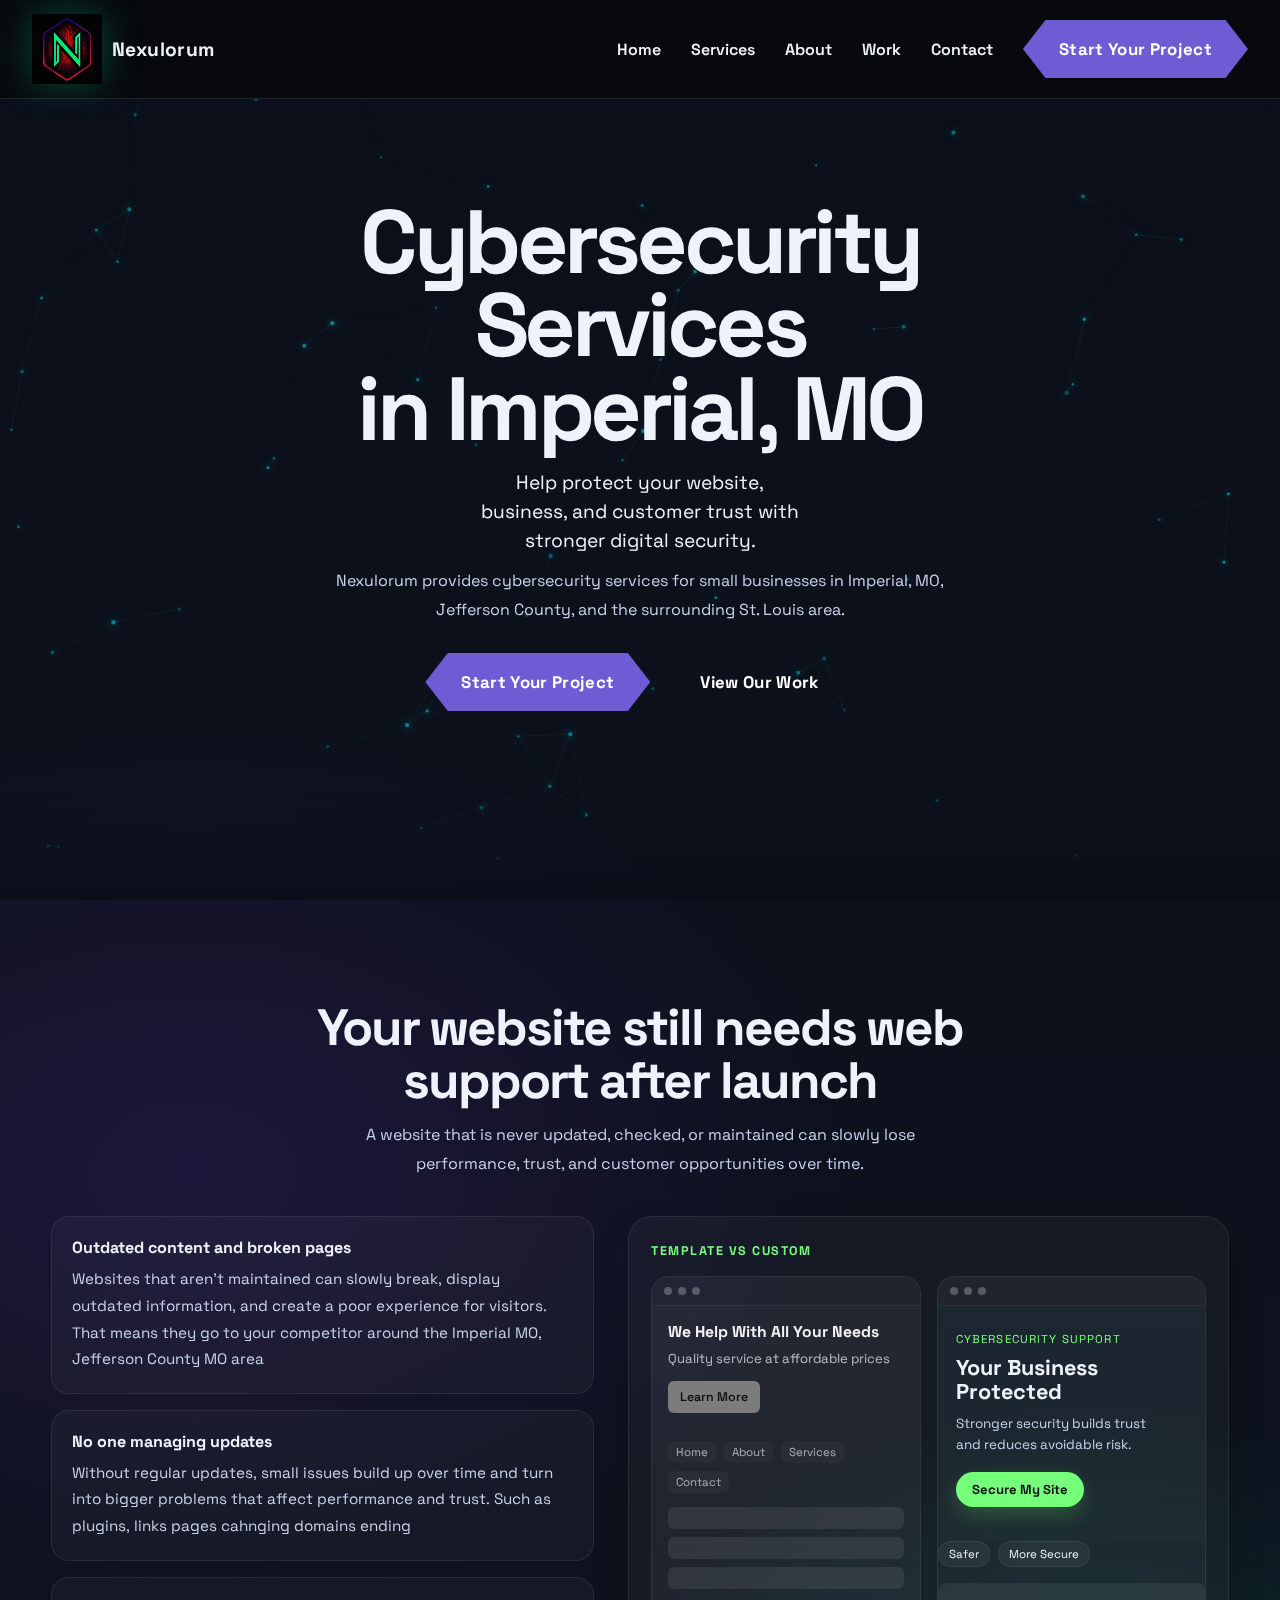
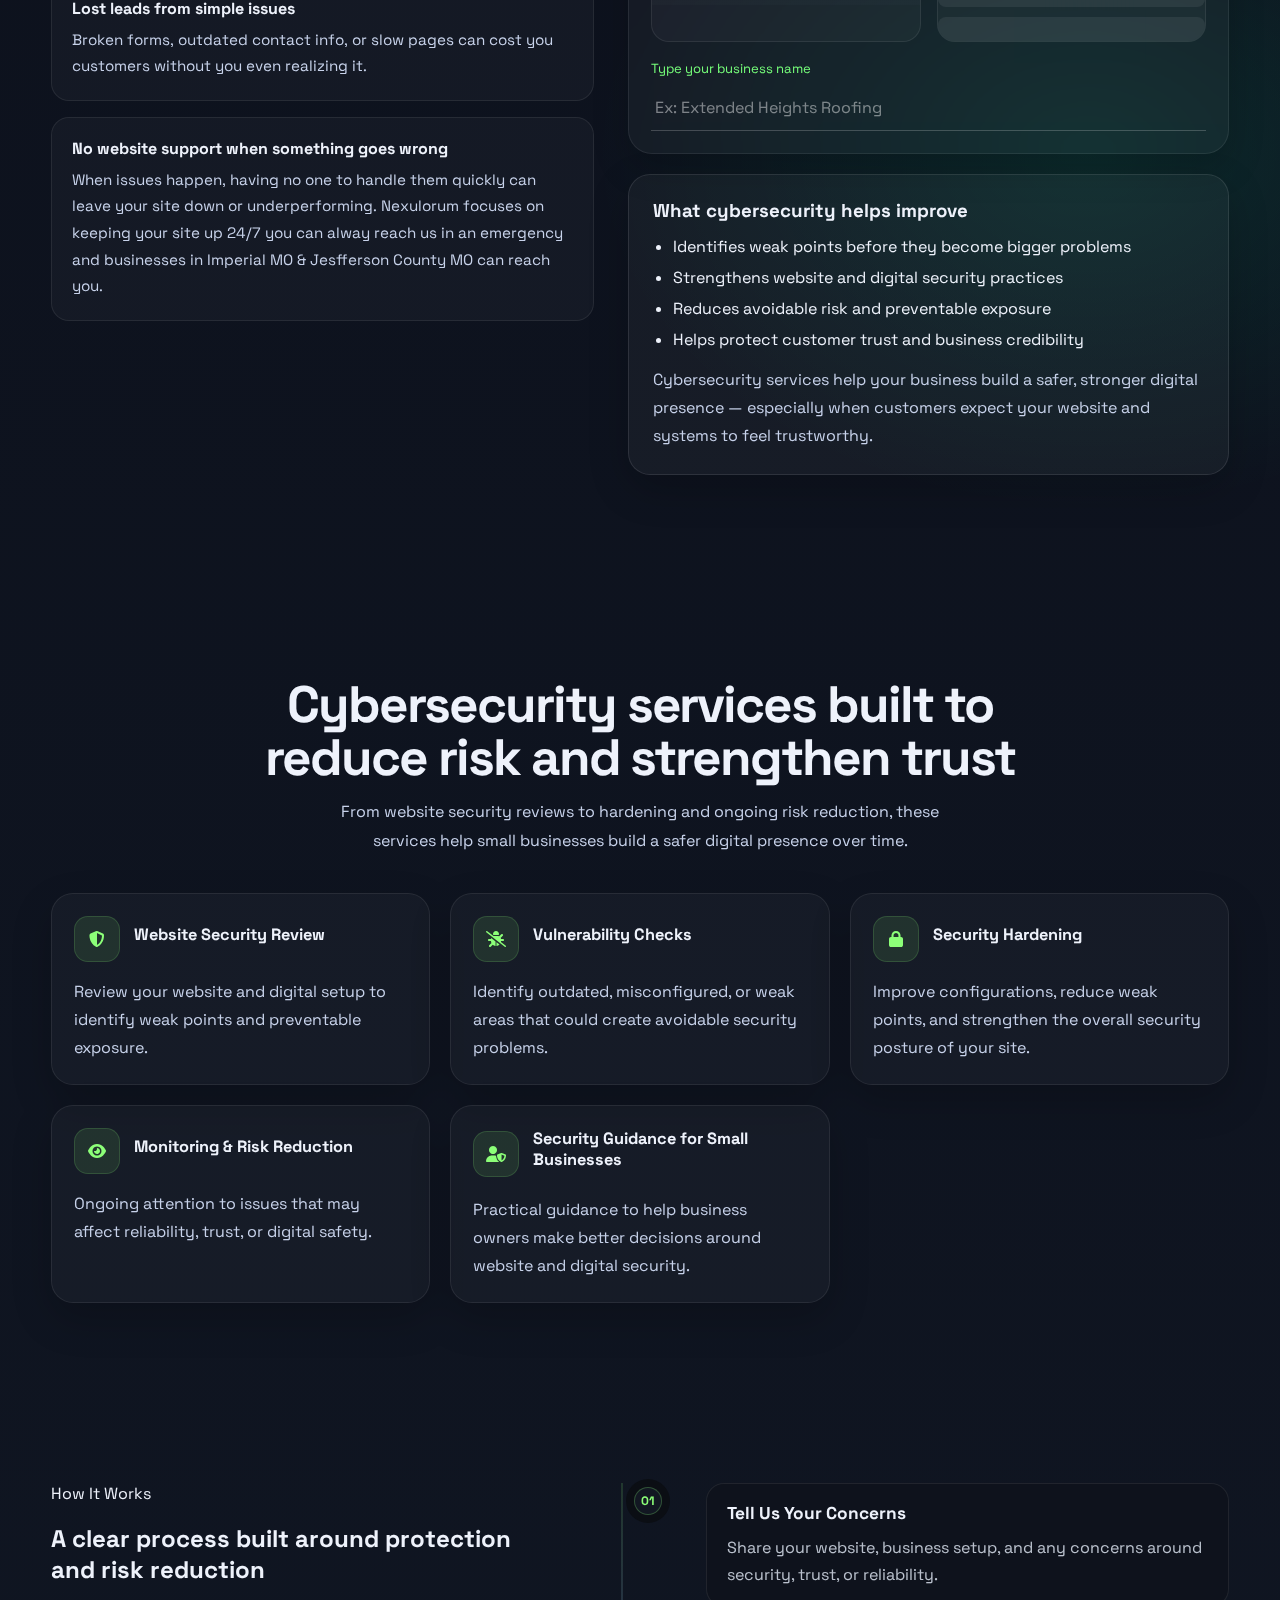
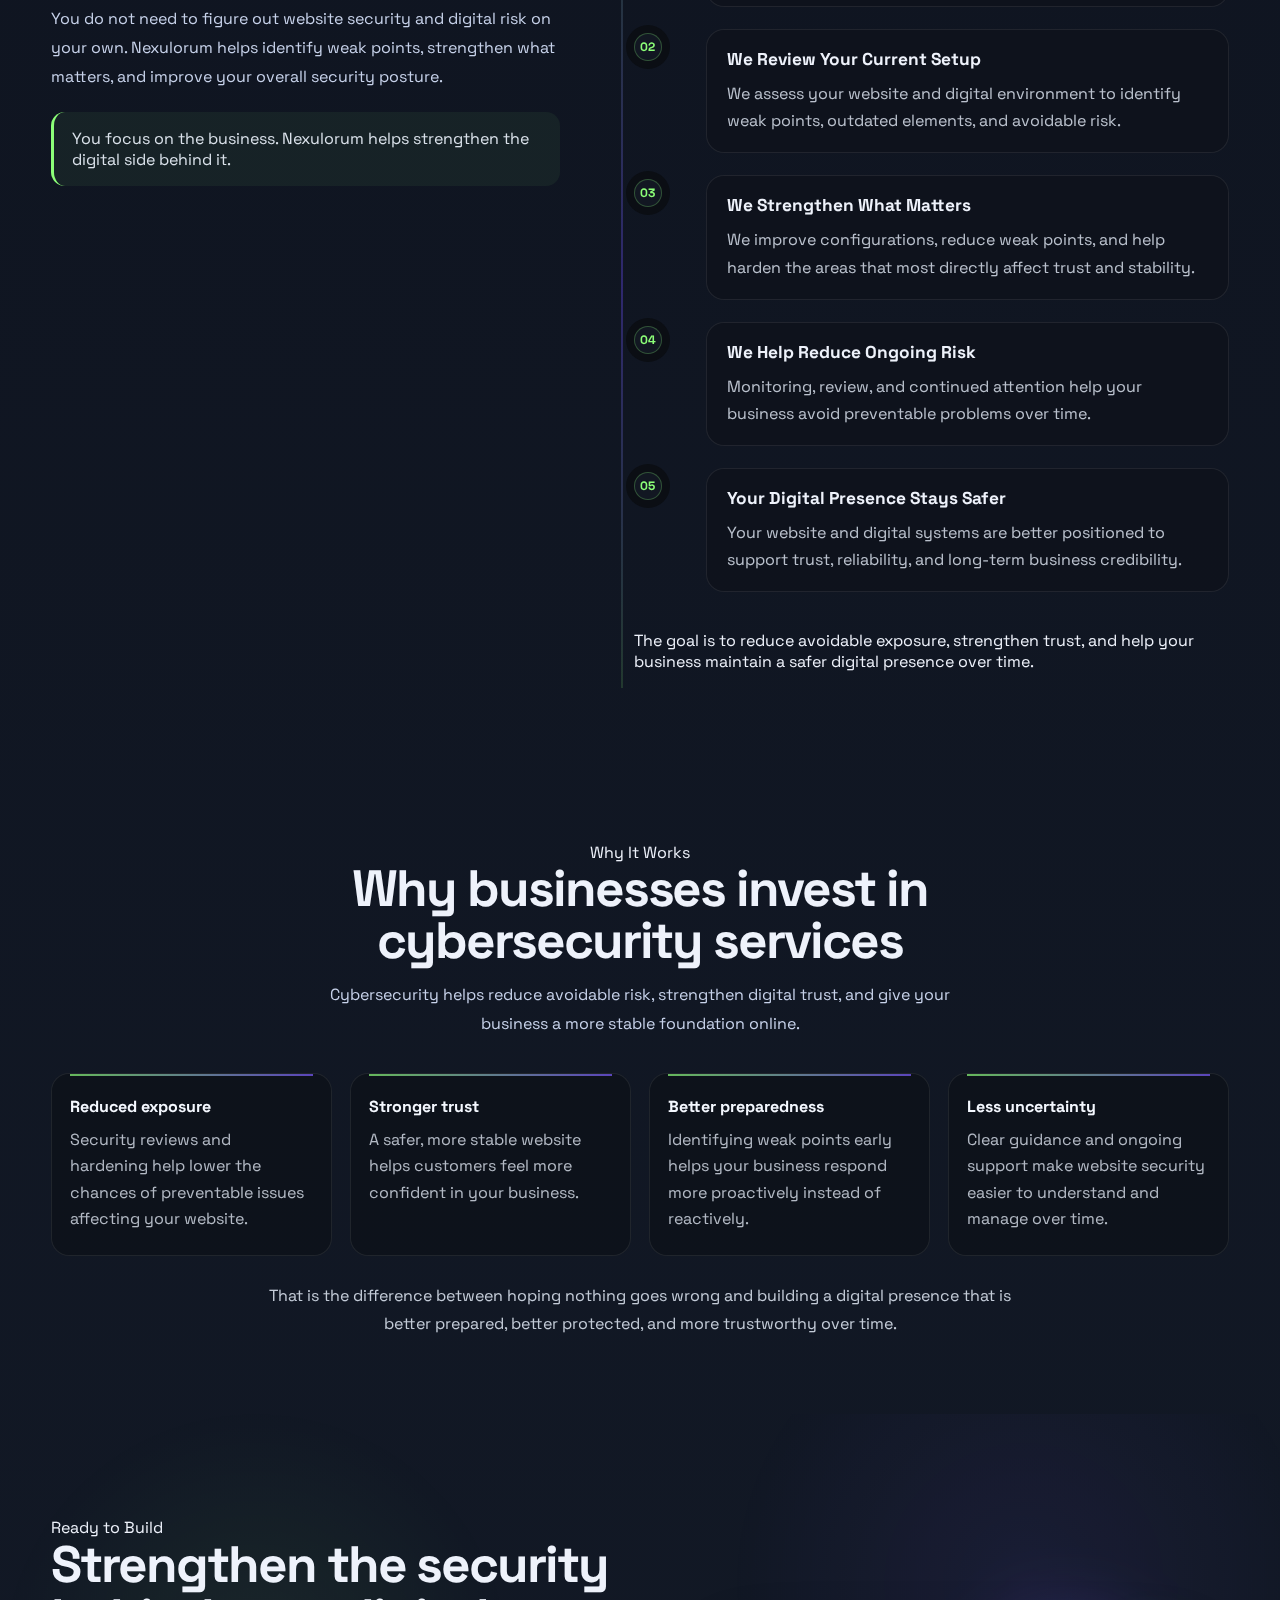
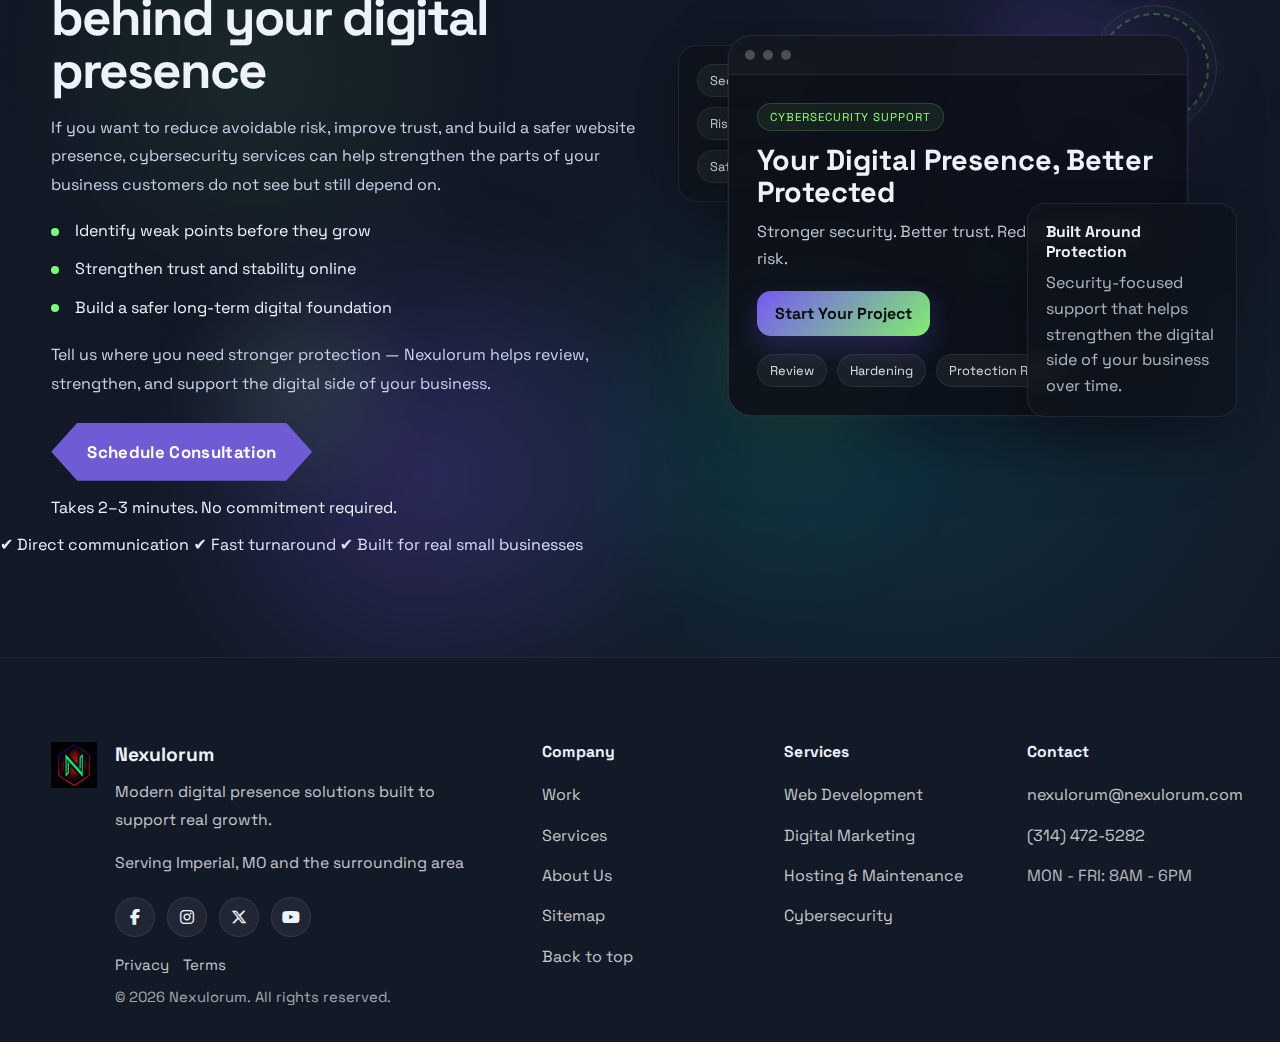
<file: cybersecurity.html>
<!doctype html>
<html lang="en">
<head>
  <meta charset="utf-8" />
  <meta name="viewport" content="width=device-width, initial-scale=1" />
  <title>Cybersecurity Services in Imperial, MO | Nexulorum</title>
  <meta name="description" content="Cybersecurity services in Imperial, MO. Nexulorum helps small businesses reduce risk, strengthen website security, and build a safer digital presence in Jefferson County and the St. Louis area." />
  <link rel="canonical" href="https://www.nexulorum.com/cybersecurity.html" />
  <meta name="geo.region" content="US-MO" />
  <meta name="geo.placename" content="Imperial, Missouri" />
  <meta name="theme-color" content="#0b0d10" />
  <meta name="robots" content="index,follow" />
  

  <meta property="og:type" content="website" />
  <meta property="og:site_name" content="Nexulorum" />
  <meta property="og:title" content="Cybersecurity Services in Imperial, MO | Nexulorum" />
  <meta property="og:description" content="Cybersecurity support for small businesses in Imperial, MO. Strengthen website security, reduce risk, and protect customer trust." />
  <meta property="og:url" content="https://www.nexulorum.com/cybersecurity.html" />
  <meta property="og:image" content="https://www.nexulorum.com/assets/nexulorum_logo_full.webp" />
  <meta property="og:image:alt" content="Nexulorum cybersecurity services logo" />

  <meta name="twitter:card" content="summary_large_image" />
  <meta name="twitter:title" content="Cybersecurity Services in Imperial, MO | Nexulorum" />
  <meta name="twitter:description" content="Cybersecurity support for small businesses in Imperial, MO. Strengthen website security, reduce risk, and protect customer trust." />
  <meta name="twitter:image" content="https://www.nexulorum.com/assets/nexulorum_logo_full.webp" />

  <link rel="preconnect" href="https://fonts.googleapis.com">
  <link rel="preconnect" href="https://fonts.gstatic.com" crossorigin>
  <link href="https://fonts.googleapis.com/css2?family=Space+Grotesk:wght@400;500;600;700&family=JetBrains+Mono:wght@400;600&display=swap" rel="stylesheet">
  <link rel="stylesheet" href="https://cdnjs.cloudflare.com/ajax/libs/font-awesome/6.5.2/css/all.min.css">
  <link rel="icon" href="/assets/favicon.ico" />
  <link rel="stylesheet" href="/css/base.css" />
  <link rel="stylesheet" href="/css/services.css" />
  <script type="application/ld+json">
    {
      "@context": "https://schema.org",
      "@type": "ProfessionalService",
      "name": "Nexulorum",
      "url": "https://www.nexulorum.com/",
      "image": "https://www.nexulorum.com/assets/nexulorum_logo_full.webp",
      "telephone": "(314) 472-5282",
      "email": "nexulorum@nexulorum.com",

      "address": {
        "@type": "PostalAddress",
        "addressLocality": "Imperial",
        "addressRegion": "MO",
        "addressCountry": "US"
      },
  
      "areaServed": [
        {
          "@type": "City",
          "name": "Imperial"
        },
        {
          "@type": "AdministrativeArea",
          "name": "Jefferson County"
        }
      ],

      "sameAs": [
        "https://www.facebook.com/people/Nexulorum/61586324810774/",
        "https://www.instagram.com/nexulorum54/",
      ]
    }
  </script>
  <script type="application/ld+json">
    {
      "@context": "https://schema.org",
      "@type": "Service",
      "serviceType": "Cybersecurity Services",
      "provider": {
        "@type": "ProfessionalService",
        "name": "Nexulorum"
      },
      "areaServed": {
        "@type": "Place",
        "name": "Imperial, Missouri"
      },
      "description": "Cybersecurity services for small businesses to reduce risk, strengthen website security, and improve trust."
    }
  </script>
</head>
<body class="service-page service-page--webdev">
  <a class="skip" href="#main">Skip to content</a>

  <header class="site-header">
    <nav class="nav">
      <a class="brand" href="/index.html" aria-label="Nexulorum home">
        <img class="brand__mark" src="/assets/nexulorum_emblem_icon.webp" alt="Nexulorum emblem" />
        <span class="brand__name">Nexulorum</span>
      </a>

      <button class="nav__toggle" type="button" aria-label="Open menu" aria-expanded="false" aria-controls="navLinks">
        <span></span><span></span><span></span>
      </button>

      <div class="nav__links" id="navLinks" data-nav-links>
        <a href="/index.html">Home</a>
        <a href="/services.html">Services</a>
        <a href="/about-us.html">About</a>
        <a href="/index.html#featured_work">Work</a>
        <a href="/contact.html">Contact</a>
        <a href="/intake.html" class="cta-btn hex-btn hex-primary">
          <span>Start Your Project</span>
        </a>
      </div>
    </nav>
  </header>

  <main id="main">

    
    <!-- HERO -->
    <section id="top" class="hero service-hero service-hero--webdev">
      <canvas class="hero__fx" id="fx" aria-hidden="true"></canvas>

      <div class="container">
        <div class="service-hero__inner">

          <h1 class="service-hero__title">
          Cybersecurity Services<br>
          <span class="glow">in Imperial, MO</span>
        </h1>

        <p class="service-hero__lead">
          Help protect your website, business, and customer trust with stronger digital security.
        </p>

        <p class="service-hero__sub">
          Nexulorum provides cybersecurity services for small businesses in Imperial, MO, Jefferson County, and the surrounding St. Louis area.
        </p>

          <div class="service-hero__actions">
            <a href="/intake.html" class="cta-btn hex-btn hex-primary">
              <span>Start Your Project</span>
            </a>

            <a href="/index.html#featured_work" class="cta-btn hex-btn hex-outline">
              <span>View Our Work</span>
            </a>
          </div>
        </div>
      </div>

      <div class="hero__fade"></div>
    </section>
    <div class="webdev-interactive-zone" id="webdevInteractiveZone">
      <canvas class="webdev-circuit-canvas" id="webdevCircuitCanvas" aria-hidden="true"></canvas>
          <!-- PAIN / SOLUTION -->
    <section class="section service-section service-section--pain">
      <div class="container">
        <div class="service-section__head">

          <h2>Your website still needs web support after launch</h2>
          <p class="service-section__intro">
            A website that is never updated, checked, or maintained can slowly lose performance, trust, and customer opportunities over time.
          </p>
        </div>

        <div class="pain-layout">
          <!-- LEFT -->
          <div class="pain-column">

            <article class="pain-card">
              <h3>Outdated content and broken pages</h3>
              <p>Websites that aren’t maintained can slowly break, display outdated information, and create a poor experience for visitors. That means they go to your competitor around the Imperial MO, Jefferson County MO area</p>
            </article>

            <article class="pain-card">
              <h3>No one managing updates</h3>
              <p>Without regular updates, small issues build up over time and turn into bigger problems that affect performance and trust. Such as plugins, links pages cahnging domains ending</p>
            </article>

            <article class="pain-card">
              <h3>Lost leads from simple issues</h3>
              <p>Broken forms, outdated contact info, or slow pages can cost you customers without you even realizing it.</p>
            </article>

            <article class="pain-card">
              <h3>No website support when something goes wrong</h3>
              <p>When issues happen, having no one to handle them quickly can leave your site down or underperforming. Nexulorum focuses on keeping your site up 24/7 you can alway reach us in an emergency and businesses in Imperial MO &amp; Jesfferson County MO can reach you.</p>
            </article>


        </div>

          <!-- RIGHT -->
          <div class="pain-right">
            <div class="comparison-module">
              <div class="comparison-module__top">
                <span class="comparison-label">Template vs Custom</span>
              </div>

              <div class="comparison-grid">
                <div class="site-mockup site-mockup--bad">
                  <div class="mock-browser">
                    <span></span><span></span><span></span>
                  </div>

                  <div class="mock-site bad-site">
                    <div class="bad-site__hero">We Help With All Your Needs</div>
                    <div class="bad-site__sub">Quality service at affordable prices</div>
                    <div class="bad-site__btn">Learn More</div>

                    <div class="bad-site__mini-nav">
                      <span>Home</span>
                      <span>About</span>
                      <span>Services</span>
                      <span>Contact</span>
                    </div>

                    <div class="bad-site__blocks">
                      <div></div>
                      <div></div>
                      <div></div>
                    </div>
                  </div>
                </div>

                <div class="site-mockup site-mockup--good">
                  <div class="mock-browser">
                    <span></span><span></span><span></span>
                  </div>
                  <div class="good-site">
                    <div class="good-site__eyebrow" id="previewEyebrow">Cybersecurity Support</div>
                    <div class="good-site__hero" id="previewName">Your Business Protected</div>
                    <div class="good-site__sub" id="previewMessage">
                      Stronger security builds trust and reduces avoidable risk.
                    </div>
                    <a href="/intake.html" class="good-site__btn">Secure My Site</a>
                  </div>
                  <div class="good-site__pills">
                    <span>Safer</span>
                    <span>More Secure</span>
                  </div>
                  <div class="good-site__bars">
                    <div></div>
                    <div></div>
                  </div>
                </div>
              </div>

              <div class="comparison-input">
                <label for="businessPreview">Type your business name</label>
                <input id="businessPreview" type="text" placeholder="Ex: Extended Heights Roofing">
              </div>
            </div>
            <script>
              const businessInput = document.getElementById('businessPreview');
              const previewName = document.getElementById('previewName');
              const previewMessage = document.getElementById('previewMessage');

              if (businessInput && previewName && previewMessage) {
                businessInput.addEventListener('input', () => {
                  const value = businessInput.value.trim();

                  previewName.textContent = value || 'Your Business';
                  previewMessage.textContent = value
                    ? 'Better interactions lead to more conversions. Go on and click it.'
                    : 'Clear messaging. Strong structure. Better conversions.';
                });
              }
            </script>
            <div class="solution-panel">
              <h3>What cybersecurity helps improve</h3>

              <ul class="solution-list">
                <li>Identifies weak points before they become bigger problems</li>
                <li>Strengthens website and digital security practices</li>
                <li>Reduces avoidable risk and preventable exposure</li>
                <li>Helps protect customer trust and business credibility</li>
              </ul>

              <p class="solution-close">
                Cybersecurity services help your business build a safer, stronger digital presence — especially when customers expect your website and systems to feel trustworthy.
              </p>
            </div>
          </div>
        </div>
      </div>
    </section>
    <!-- SOCIAL PROOF 1 -->
    <!--<section class="section-tight service-proof service-proof--before-after">
      <div class="container">
        <div class="service-section__head">
          <h2>Real businesses. Stronger digital protection.</h2>
          <p class="service-section__intro">
          Examples of how stronger structure, better support, and more intentional digital practices help reduce risk and improve trust online.
          </p>
        </div>

        <div class="before-after-grid">

          <article class="before-after-card">
            <div class="before-after-card__media">
              <div class="before-after-shot">
                <span class="before-after-shot__label">Before</span>
                <img src="/assets/charcuterie-before.webp" alt="Charcuterie website before visual refinement" />
              </div>
              <div class="before-after-shot">
                <span class="before-after-shot__label before-after-shot__label--after">After</span>
                <img src="/assets/charcuterie-after.webp" alt="Charcuterie website after visual refinement by Nexulorum" />
              </div>
            </div>

            <div class="before-after-card__content">
              <h3>Charcuterie Brand Website</h3>
              <p class="before-after-card__summary">
                A visual refinement focused on cleaner color use, stronger brand alignment, and a more polished presentation.
              </p>

              <ul class="before-after-card__list">
                <li>Improved visual cohesion</li>
                <li>Stronger brand presentation</li>
                <li>Cleaner overall feel</li>
              </ul>
            </div>
          </article>

          <article class="before-after-card">
            <div class="before-after-card__media">
              <div class="before-after-shot">
                <span class="before-after-shot__label">Before</span>
                <img src="/assets/wrestling-before.webp" alt="Wrestling website before redesign" />
              </div>
              <div class="before-after-shot">
                <span class="before-after-shot__label before-after-shot__label--after">After</span>
                <img src="/assets/wrestling-after.webp" alt="Wrestling website after redesign by Nexulorum" />
              </div>
            </div>

            <div class="before-after-card__content">
              <h3>Wrestling Academy Website</h3>
              <p class="before-after-card__summary">
                Reworked to create clearer structure, better content flow, and a more modern presentation for parents and athletes.
              </p>

              <ul class="before-after-card__list">
                <li>Clearer page structure</li>
                <li>Improved readability</li>
                <li>Stronger service presentation</li>
              </ul>
            </div>
          </article>

          <article class="before-after-card">
            <div class="before-after-card__media">
              <div class="before-after-shot">
                <span class="before-after-shot__label">Before</span>
                <img src="/assets/salon-before.webp" alt="Salon and spa website before redesign" />
              </div>
              <div class="before-after-shot">
                <span class="before-after-shot__label before-after-shot__label--after">After</span>
                <img src="/assets/salon-after.webp" alt="Salon and spa website after redesign by Nexulorum" />
              </div>
            </div>

            <div class="before-after-card__content">
              <h3>Salon &amp; Spa Website</h3>
              <p class="before-after-card__summary">
                Updated with a more modern look, clearer service presentation, and a stronger first impression for potential clients.
              </p>

              <ul class="before-after-card__list">
                <li>More modern visual style</li>
                <li>Better service clarity</li>
                <li>Stronger customer-facing presentation</li>
              </ul>
            </div>
          </article>

        </div>
      </div>
    </section>-->

    <!-- VALUE PROP -->
    <section class="section service-section service-section--value">
      <div class="container">
        <div class="service-section__head">
          <h2>Cybersecurity services built to reduce risk and strengthen trust</h2>
          <p class="service-section__intro">
            From website security reviews to hardening and ongoing risk reduction, these services help small businesses build a safer digital presence over time.
          </p>
        </div>

        <div class="value-grid value-grid--services">
          <article class="value-card value-card--service">
            <div class="value-card__top">
              <span class="value-card__icon"><i class="fa-solid fa-shield-halved"></i></span>
              <h3>Website Security Review</h3>
            </div>
            <p class="value-card__lead">
              Review your website and digital setup to identify weak points and preventable exposure.
            </p>
            <div class="value-card__extra">
              <p>
                Security reviews help uncover issues that may affect trust, stability, or overall business risk.
              </p>
            </div>
          </article>

          <article class="value-card value-card--service">
            <div class="value-card__top">
              <span class="value-card__icon"><i class="fa-solid fa-bug-slash"></i></span>
              <h3>Vulnerability Checks</h3>
            </div>
            <p class="value-card__lead">
              Identify outdated, misconfigured, or weak areas that could create avoidable security problems.
            </p>
            <div class="value-card__extra">
              <p>
                Vulnerability checks help your business understand where it may be exposed before issues become more serious.
              </p>
            </div>
          </article>

          <article class="value-card value-card--service">
            <div class="value-card__top">
              <span class="value-card__icon"><i class="fa-solid fa-lock"></i></span>
              <h3>Security Hardening</h3>
            </div>
            <p class="value-card__lead">
              Improve configurations, reduce weak points, and strengthen the overall security posture of your site.
            </p>
            <div class="value-card__extra">
              <p>
                Hardening helps reduce unnecessary exposure and makes your website more resilient over time.
              </p>
            </div>
          </article>

          <article class="value-card value-card--service">
            <div class="value-card__top">
              <span class="value-card__icon"><i class="fa-solid fa-eye"></i></span>
              <h3>Monitoring &amp; Risk Reduction</h3>
            </div>
            <p class="value-card__lead">
              Ongoing attention to issues that may affect reliability, trust, or digital safety.
            </p>
            <div class="value-card__extra">
              <p>
                Monitoring helps catch warning signs earlier and supports more proactive protection.
              </p>
            </div>
          </article>

          <article class="value-card value-card--service">
            <div class="value-card__top">
              <span class="value-card__icon"><i class="fa-solid fa-user-shield"></i></span>
              <h3>Security Guidance for Small Businesses</h3>
            </div>
            <p class="value-card__lead">
              Practical guidance to help business owners make better decisions around website and digital security.
            </p>
            <div class="value-card__extra">
              <p>
                Clear recommendations make cybersecurity more understandable and easier to act on.
              </p>
            </div>
          </article>
        </div>
      </div>
    </section>

    <!-- HOW IT WORKS -->
    <section class="section-tight service-process service-process--flow">
      <div class="container">
        <div class="process-layout">
          
          <div class="process-intro">
            <span class="eyebrow">How It Works</span>
            <h2>A clear process built around protection and risk reduction</h2>
            <p class="service-section__intro">
              You do not need to figure out website security and digital risk on your own. Nexulorum helps identify weak points, strengthen what matters, and improve your overall security posture.
            </p>

            <p class="process-intro__highlight">
              You focus on the business. Nexulorum helps strengthen the digital side behind it.
            </p>
          </div>

          <div class="process-timeline">

            <article class="timeline-step">
              <span class="timeline-step__num">01</span>
              <div class="timeline-step__content">
                <h3>Tell Us Your Concerns</h3>
                <p>Share your website, business setup, and any concerns around security, trust, or reliability.</p>
              </div>
            </article>

            <article class="timeline-step">
              <span class="timeline-step__num">02</span>
              <div class="timeline-step__content">
                <h3>We Review Your Current Setup</h3>
                <p>We assess your website and digital environment to identify weak points, outdated elements, and avoidable risk.</p>
              </div>
            </article>

            <article class="timeline-step">
              <span class="timeline-step__num">03</span>
              <div class="timeline-step__content">
                <h3>We Strengthen What Matters</h3>
                <p>We improve configurations, reduce weak points, and help harden the areas that most directly affect trust and stability.</p>
              </div>
            </article>

            <article class="timeline-step">
              <span class="timeline-step__num">04</span>
              <div class="timeline-step__content">
                <h3>We Help Reduce Ongoing Risk</h3>
                <p>Monitoring, review, and continued attention help your business avoid preventable problems over time.</p>
              </div>
            </article>

            <article class="timeline-step">
              <span class="timeline-step__num">05</span>
              <div class="timeline-step__content">
                <h3>Your Digital Presence Stays Safer</h3>
                <p>Your website and digital systems are better positioned to support trust, reliability, and long-term business credibility.</p>
              </div>
            </article>

            <p class="process-note">
              The goal is to reduce avoidable exposure, strengthen trust, and help your business maintain a safer digital presence over time.
            </p>

          </div>

        </div>
      </div>
    </section>

    <!-- SOCIAL PROOF 2 -->
    <section class="section-tight service-proof service-proof--secondary">
      <div class="container">
        <div class="service-section__head">
          <span class="eyebrow">Why It Works</span>
          <h2>Why businesses invest in cybersecurity services</h2>

          <p class="service-section__intro">
            Cybersecurity helps reduce avoidable risk, strengthen digital trust, and give your business a more stable foundation online.
          </p>
        </div>

        <div class="proof-strip">
          <div class="proof-strip__item">
            <span class="proof-strip__title">Reduced exposure</span>
            <p>Security reviews and hardening help lower the chances of preventable issues affecting your website.</p>
          </div>

          <div class="proof-strip__item">
            <span class="proof-strip__title">Stronger trust</span>
            <p>A safer, more stable website helps customers feel more confident in your business.</p>
          </div>

          <div class="proof-strip__item">
            <span class="proof-strip__title">Better preparedness</span>
            <p>Identifying weak points early helps your business respond more proactively instead of reactively.</p>
          </div>

          <div class="proof-strip__item">
            <span class="proof-strip__title">Less uncertainty</span>
            <p>Clear guidance and ongoing support make website security easier to understand and manage over time.</p>
          </div>
        </div>

        <p class="proof-strip__close">
          That is the difference between hoping nothing goes wrong and building a digital presence that is better prepared, better protected, and more trustworthy over time.
        </p>
      </div>
    </section>
    </div>

    

    <!-- FINAL CTA -->
    <section class="section service-final-cta">
      <div class="container">
        <div class="service-final-cta__grid">
          
          <div class="service-final-cta__content">
            <span class="eyebrow">Ready to Build</span>

            <h2>Strengthen the security behind your digital presence</h2>

            <p class="service-final-cta__lead">
              If you want to reduce avoidable risk, improve trust, and build a safer website presence, cybersecurity services can help strengthen the parts of your business customers do not see but still depend on.
            </p>

            <ul class="service-final-cta__list">
              <li>Identify weak points before they grow</li>
              <li>Strengthen trust and stability online</li>
              <li>Build a safer long-term digital foundation</li>
            </ul>

            <p class="service-final-cta__close">
              Tell us where you need stronger protection — Nexulorum helps review, strengthen, and support the digital side of your business.
            </p>


            <a href="/intake.html" class="cta-btn hex-btn hex-primary webdev-final-cta-btn">
              <span>Schedule Consultation</span>
            </a>

            <p class="service-final-cta__micro">
              Takes 2–3 minutes. No commitment required.
            </p>
          </div>

          <div class="service-final-cta__visual">
            <div class="cta-machine">

              <div class="cta-machine__glow cta-machine__glow--one"></div>
              <div class="cta-machine__glow cta-machine__glow--two"></div>

              <div class="cta-machine__gear">
                <div class="cta-machine__gear-core"></div>
              </div>

              <div class="cta-machine__snake">
                <span></span>
                <span></span>
                <span></span>
                <span></span>
                <span></span>
                <span></span>
              </div>

              <div class="cta-machine__panel cta-machine__panel--back">
                <span>Security Review</span>
                <span>Risk Reduction</span>
                <span>Safer Setup</span>
              </div>

              <div class="cta-machine__main">
                <div class="cta-machine__browser">
                  <span></span><span></span><span></span>
                </div>

                <div class="cta-machine__screen">
                  <div class="cta-machine__eyebrow">Cybersecurity Support</div>
                <h3>Your Digital Presence, Better Protected</h3>
                <p>Stronger security. Better trust. Reduced avoidable risk.</p>

                  <div class="cta-machine__screen-cta">Start Your Project</div>

                  <div class="cta-machine__metrics">
                    <span>Review</span>
                    <span>Hardening</span>
                    <span>Protection Ready</span>
                  </div>
                </div>
              </div>

              <div class="cta-machine__panel cta-machine__panel--front">
                <strong>Built Around Protection</strong>
                <p>Security-focused support that helps strengthen the digital side of your business over time.</p>
              </div>

            </div>
          </div>

        </div>

      </div>
      <div class="cta-trust">
        <span>✔ Direct communication</span>
        <span>✔ Fast turnaround</span>
        <span>✔ Built for real small businesses</span>
      </div>
    </section>

  </main>

  <footer class="footer">
    <div class="container footer__inner">
      <div class="footer__left">
        <img class="footer__mark" src="assets/nexulorum_emblem_icon.webp" alt="" aria-hidden="true" />
        <div>
          <div class="footer__name">Nexulorum</div>
          <div class="footer__tag">Modern digital presence solutions built to support real growth. <p>Serving Imperial, MO and the surrounding area</p></div>
          <div class="footer__socials">
            <a href="https://www.facebook.com/profile.php?id=61586324810774" aria-label="Facebook"><i class="fa-brands fa-facebook-f"></i></a>
            <a href="https://www.instagram.com/nexulorum54/" aria-label="Instagram"><i class="fa-brands fa-instagram"></i></a>
            <a href="#" aria-label="X"><i class="fa-brands fa-x-twitter"></i></a>
            <a href="#" aria-label="YouTube"><i class="fa-brands fa-youtube"></i></a>
          </div>

          <div class="footer__legal">
            <a href="/privacy.html">Privacy</a>
            <a href="/terms.html">Terms</a>
          </div>

          <p class="footer__copy">
            © <span id="year"></span> Nexulorum. All rights reserved.
          </p>
        </div>
      </div>

      <div class="footer__right">
        <div class="footer__column">
          <h3 class="footer__heading">Company</h3>
          <a href="/index.html#featured_work">Work</a>
          <a href="/services.html">Services</a>
          <a href="/about-us.html">About Us</a>
          <a href="/sitemap.html">Sitemap</a>
          <a href="#top">Back to top</a>
        </div>

        <div class="footer__column">
          <h3 class="footer__heading">Services</h3>
          <a href="/web-development.html">Web Development</a>
          <a href="/seo-marketing.html">Digital Marketing</a>
          <a href="/hosting-maintenance.html">Hosting &amp; Maintenance</a>
          <a href="/cybersecurity.html">Cybersecurity</a>
        </div>

        <div class="footer__column">
          <h3 class="footer__heading">Contact</h3>
          <a href="mailto:nexulorum@nexulorum.com">nexulorum@nexulorum.com</a>
          <a href="tel:(314)472-5282">(314) 472-5282</a>
          <p class="footer__hours">MON - FRI: 8AM - 6PM</p>
        </div>
      </div>
    </div>
  </footer>

  <script src="/js/script.js"></script>
  <script src="/js/effects.js"></script>
  <script src="/js/interactive.js"></script>
  <script>
    document.getElementById('year').textContent = new Date().getFullYear();
  </script>
</body>
</html>
</file>
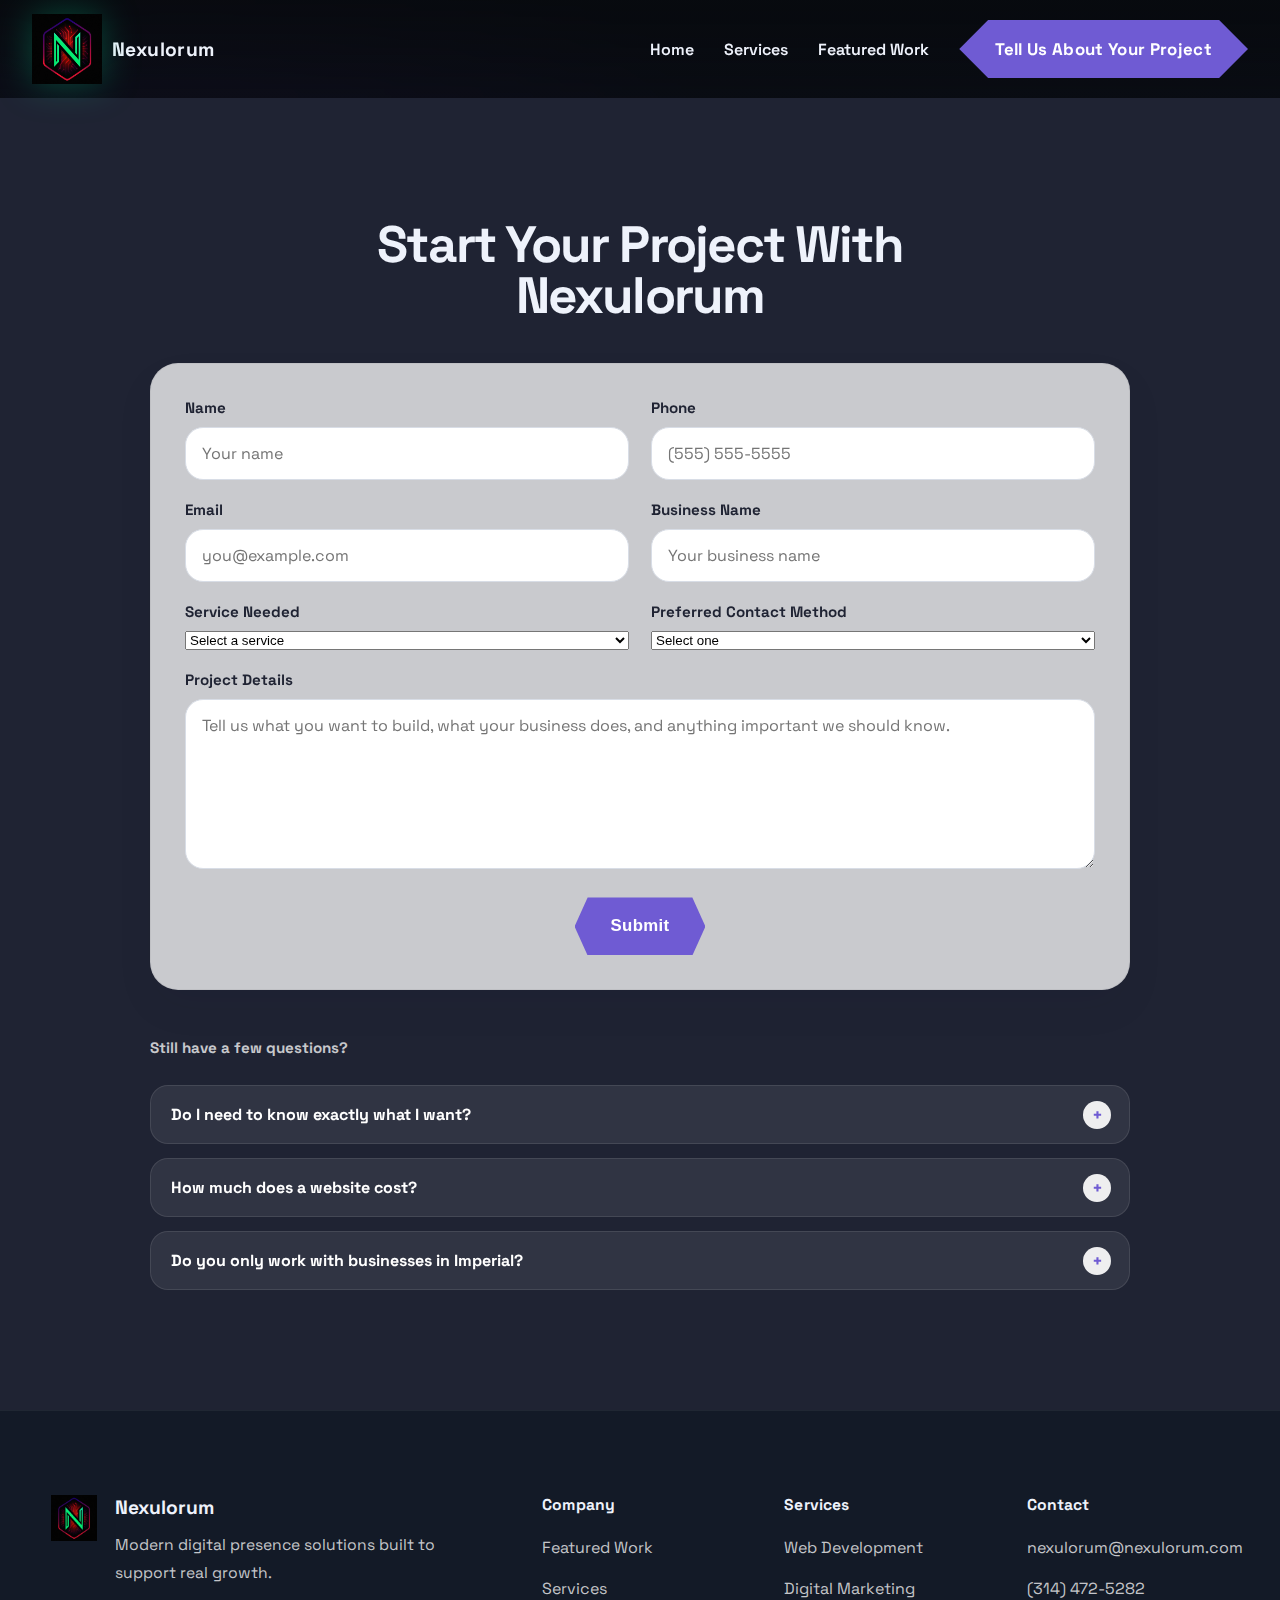
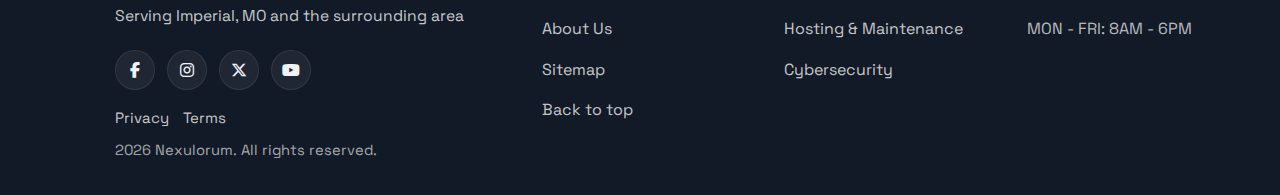
<file: intake.html>
<!doctype html>
<html lang="en">
<head>
  <meta charset="utf-8" />
  <meta name="viewport" content="width=device-width, initial-scale=1" />
  <title>Nexulorum | Imperial Web Design & Development</title>
  <meta name="description" content="Web design and development in Imperial, MO. Nexulorum builds high-performance, SEO-ready websites that help businesses attract more customers and grow online." />
  <meta name="theme-color" content="#0b0d10" />
  <meta property="og:type" content="website" />
  <meta property="og:site_name" content="Nexulorum" />
  <meta property="og:image:alt" content="Nexulorum logo" />
  <meta property="og:title" content="Nexulorum | Security-First Web Design & Engineering" />
  <meta property="og:description" content="Security-first web design and scalable engineering for modern businesses. Performance-driven, SEO-ready, and built to grow." />
  <meta property="og:url" content="https://www.nexulorum.com/" />
  <meta property="og:image" content="https://www.nexulorum.com/assets/nexulorum_logo_full.webp" />

  <meta name="twitter:card" content="summary_large_image" />
  <meta name="twitter:title" content="Nexulorum | Security-First Web Design & Engineering" />
  <meta name="twitter:description" content="Security-first web design and scalable engineering for modern businesses. Performance-driven, SEO-ready, and built to grow." />
  <meta name="twitter:image" content="https://www.nexulorum.com/assets/nexulorum_logo_full.webp" />
  <meta name="robots" content="index,follow" />
  <meta name="google-site-verification" content="WSrfeSoO9x6S44C5ueUsicDAHoT_mNsmIZjKCud0vjU" />
  <link rel="preconnect" href="https://fonts.googleapis.com">
  <link rel="preconnect" href="https://fonts.gstatic.com" crossorigin>
  <link href="https://fonts.googleapis.com/css2?family=Space+Grotesk:wght@400;500;600;700&family=JetBrains+Mono:wght@400;600&display=swap" rel="stylesheet">
  <link rel="stylesheet" href="https://cdnjs.cloudflare.com/ajax/libs/font-awesome/6.5.2/css/all.min.css">
  <link rel="icon" href="/assets/favicon.ico" />
  <link rel="stylesheet" href="styles.css" />
  <link rel="canonical" href="https://www.nexulorum.com/" />
  <link rel="preload" as="image" href="/assets/nexulorum_logo_full.webp" imagesrcset="/assets/nexulorum_logo_full.webp 1x, /assets/nexulorum_logo_full_1024">
  <script type="application/ld+json">
    {
      "@context": "https://schema.org",
      "@type": "ProfessionalService",
      "@id": "https://www.nexulorum.com/#business",
      "name": "Nexulorum",
      "url": "https://www.nexulorum.com/",
      "logo": "https://www.nexulorum.com/assets/nexulorum_logo_full.webp",
      "image": "https://www.nexulorum.com/assets/nexulorum_logo_full.webp",
      "description": "Security-first web design and scalable engineering for modern businesses.",
      "email": "nexulorum@nexulorum.com",
      "areaServed": [
        { "@type": "AdministrativeArea", "name": "Imperial, MO" },
        { "@type": "Country", "name": "United States" }
      ],
      "contactPoint": [{
        "@type": "ContactPoint",
        "contactType": "sales",
        "email": "nexulorum@nexulorum.com",
        "availableLanguage": ["English"]
      }],
      "sameAs": []
    }
  </script>
  <script type="application/ld+json">
    {
      "@context": "https://schema.org",
      "@type": "WebSite",
      "@id": "https://www.nexulorum.com/#website",
      "name": "Nexulorum",
      "url": "https://www.nexulorum.com/",
      "publisher": { "@id": "https://www.nexulorum.com/#business" }
    }
  </script>
</head>

<body>

  <a class="skip" href="#main">Skip to content</a>

  <header class="site-header">
    <nav class="nav">
      <a class="brand" href="/index.html" aria-label="Nexulorum home">
        <img class="brand__mark" src="/assets/nexulorum_emblem_icon.webp" alt="Nexulorum emblem" />
        <span class="brand__name">Nexulorum</span>
      </a>

      <button class="nav__toggle" type="button" aria-label="Open menu" aria-expanded="false" aria-controls="navLinks">
        <span></span><span></span><span></span>
      </button>

<!--Navigation section-->
      <div class="nav__links" id="navLinks" data-nav-links>
        <a href="/index.html">Home</a>
        <a href="/comingsoon.html">Services</a>
        <a href="/#featured_work">Featured Work</a>
        <a href="/intake.html" class="cta-btn hex-btn hex-primary">
          <span>Tell Us About Your Project</span>
        </a>
        
      </div>
    </nav>
  </header>
  <main>
    <section class="intake-section" id="intake">
      <div class="container">
        <div class="intake-wrap">

          <div class="intake-top">
            <h2 class="intake-heading">Start Your Project With Nexulorum</h2>
          
          </div>

          <form
            class="intake-form"
            action="/thanks.html"
            method="POST"
            name="project-intake"
            data-netlify="true"
            netlify-honeypot="bot-field"
          >
            <input type="hidden" name="form-name" value="project-intake" />
            <input type="hidden" name="subject" value="New Nexulorum project intake" />

            <p hidden>
              <label>
                Don’t fill this out:
                <input name="bot-field" />
              </label>
            </p>

            <div class="intake-grid">
              <label class="intake-field">
                <span>Name</span>
                <input type="text" name="name" placeholder="Your name" required>
              </label>

              <label class="intake-field">
                <span>Phone</span>
                <input type="tel" name="phone" placeholder="(555) 555-5555" required>
              </label>

              <label class="intake-field">
                <span>Email</span>
                <input type="email" name="email" placeholder="you@example.com" required>
              </label>

              <label class="intake-field">
                <span>Business Name</span>
                <input type="text" name="business_name" placeholder="Your business name" required>
              </label>

              <label class="intake-field">
                <span>Service Needed</span>
                <select name="service_needed" required>
                  <option value="">Select a service</option>
                  <option value="Web Development">Web Development</option>
                  <option value="Digital Marketing">Digital Marketing</option>
                  <option value="Maintenance & Hosting">Maintenance & Hosting</option>
                  <option value="Cybersecurity">Cybersecurity</option>
                </select>
              </label>

              <label class="intake-field">
                <span>Preferred Contact Method</span>
                <select name="preferred_contact_method">
                  <option value="">Select one</option>
                  <option value="Email">Email</option>
                  <option value="Phone">Phone</option>
                  <option value="Either">Either</option>
                </select>
              </label>

              <label class="intake-field intake-field--full">
                <span>Project Details</span>
                <textarea
                  name="project_details"
                  rows="6"
                  placeholder="Tell us what you want to build, what your business does, and anything important we should know."
                  required
                ></textarea>
              </label>
            </div>

            <div class="intake-actions">
              <button type="submit" class="cta-btn hex-btn hex-primary">
                <span>Submit</span>
              </button>
            </div>
          </form>

          <div class="intake-faq">
            <p class="intake-faq-intro">Still have a few questions?</p>
            <details class="intake-faq-item">
              <summary>Do I need to know exactly what I want?</summary>
              <p>No. Even a rough idea is enough to get started. Tell us your goals, what your business does, and what you want to improve, and Nexulorum can help shape the right direction from there.</p>
            </details>

            <details class="intake-faq-item">
              <summary>How much does a website cost?</summary>
              <p>Pricing depends on the scope of the project. After you submit your details, you can expect a follow-up within about 24 hours to discuss your goals and the best next step for your business.</p>
            </details>

            <details class="intake-faq-item">
              <summary>Do you only work with businesses in Imperial?</summary>
              <p>No. Nexulorum works with businesses in Imperial, the greater St. Louis area, and nearby communities. Imperial is simply where we are based.</p>
            </details>
          </div>

        </div>
      </div>
    </section>

  </main>


  <footer class="footer">
    <div class="container footer__inner">
      <div class="footer__left">
        <img class="footer__mark" src="assets/nexulorum_emblem_icon.webp" alt="nexulorum icon " aria-hidden="true" />
        <div>
          <div class="footer__name">Nexulorum</div>
          <div class="footer__tag">Modern digital presence solutions built to support real growth. <p>Serving Imperial, MO and the surrounding area</p></div>
          <div class="footer__socials">
            <a href="#" aria-label="Facebook"><i class="fa-brands fa-facebook-f"></i></a>
            <a href="#" aria-label="Instagram"><i class="fa-brands fa-instagram"></i></a>
            <a href="#" aria-label="X"><i class="fa-brands fa-x-twitter"></i></a>
            <a href="#" aria-label="YouTube"><i class="fa-brands fa-youtube"></i></a>
          </div>

          <div class="footer__legal">
            <a href="/privacy.html">Privacy</a>
            <a href="/terms.html">Terms</a>
          </div>

              
          <p class="footer__copy">
                <span id="year"></span> Nexulorum. All rights reserved.
          </p>

        </div>
      </div>

      <div class="footer__right">
        <div class="footer__column">
          <h3 class="footer__heading">Company</h3>
          <a href="/#feartured_work">Featured Work</a>
          <a href="/comingsoon.html">Services</a>
          <a href="/about-us-coming-soon.html">About Us</a>
          <a href="/sitemap.html">Sitemap</a>
          <a href="#top">Back to top</a>
        </div>

        <div class="footer__column">
          <h3 class="footer__heading">Services</h3>
          <a href="/comingsoon.html">Web Development</a>
          <a href="/comingsoon.html">Digital Marketing</a>
          <a href="/comingsoon.html">Hosting &amp; Maintenance</a>
          <a href="/comingsoon.html">Cybersecurity</a>
        </div>

        <div class="footer__column">
          <h3 class="footer__heading">Contact</h3>
          <a href="mailto:nexulorum@nexulorum.com">nexulorum@nexulorum.com</a>
          <a href="tel:(314) 472-5282">(314) 472-5282</a>
          <p class="footer__hours">MON - FRI: 8AM - 6PM</p>
        </div>
      </div>
    </div>
  </footer>

  <script src="script.js"></script>
  <script>
    document.getElementById('year').textContent = new Date().getFullYear();
  </script>

</body>
</html>
</file>
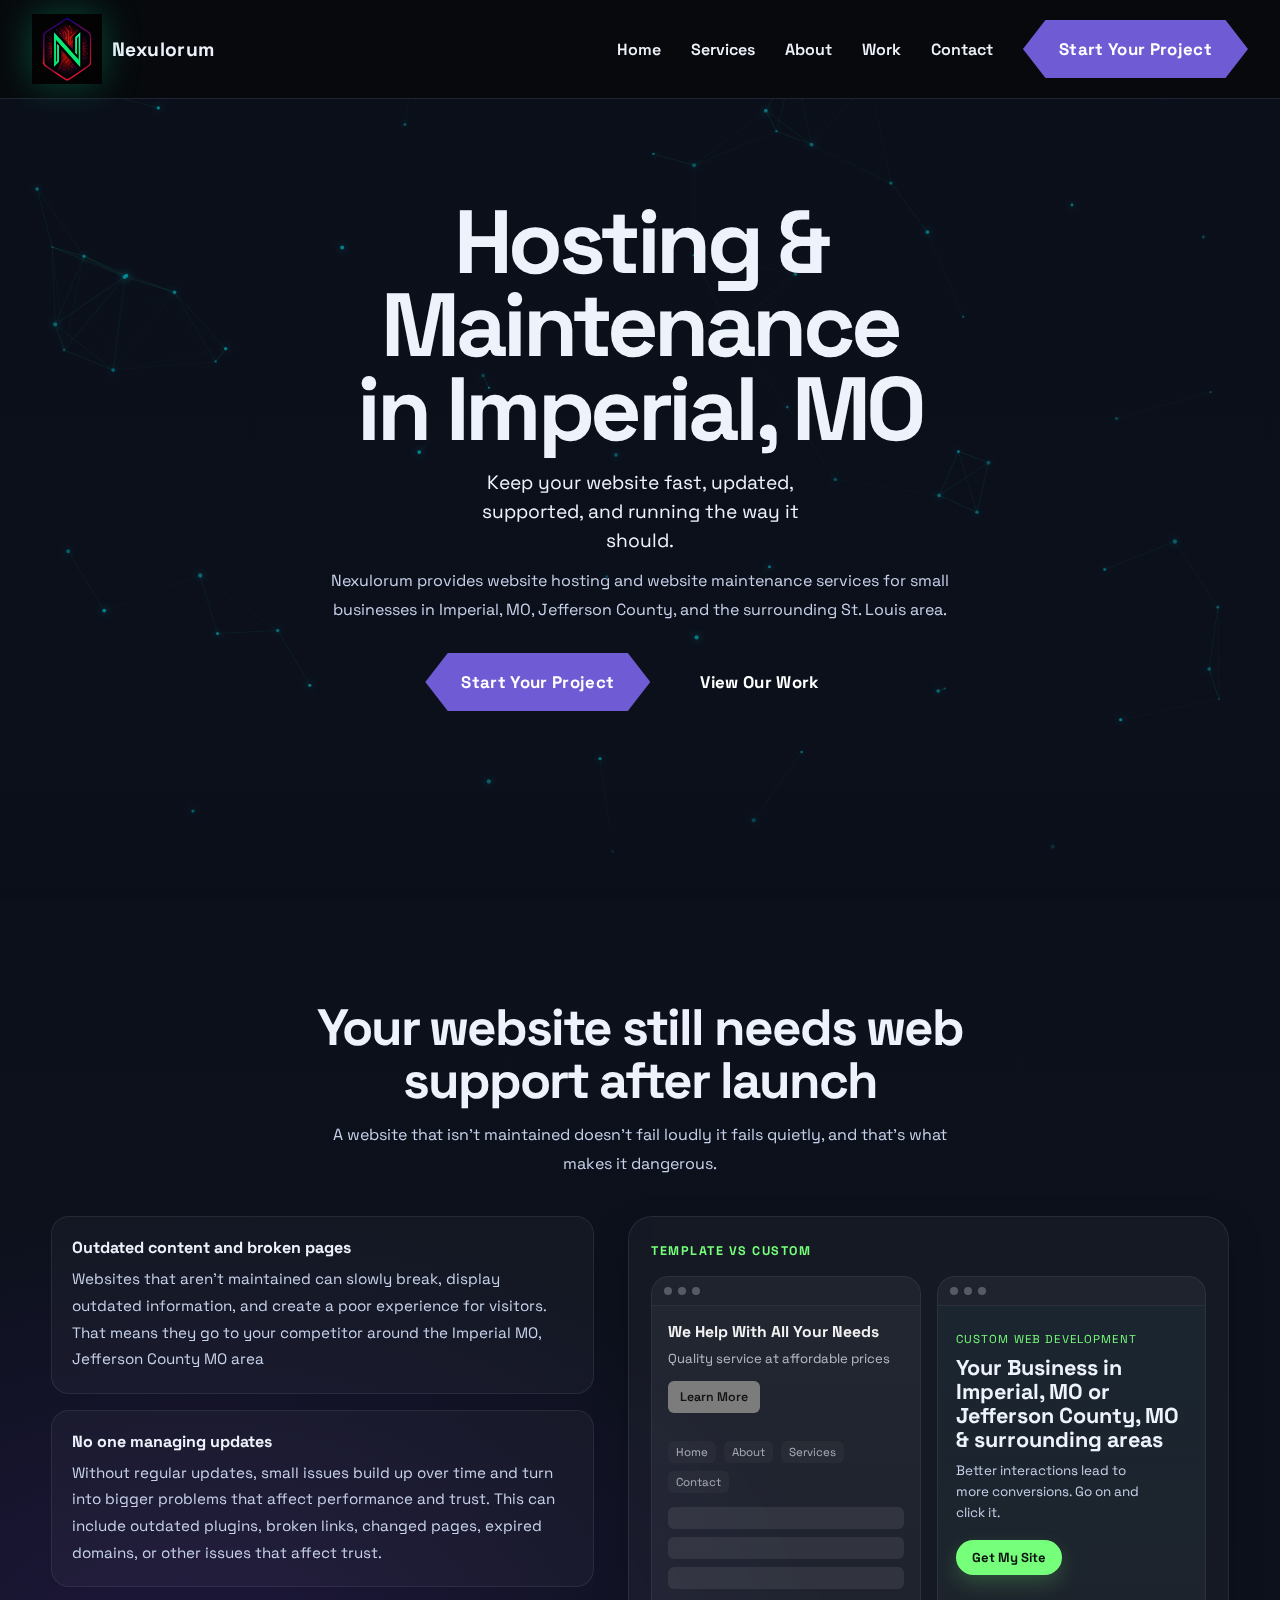
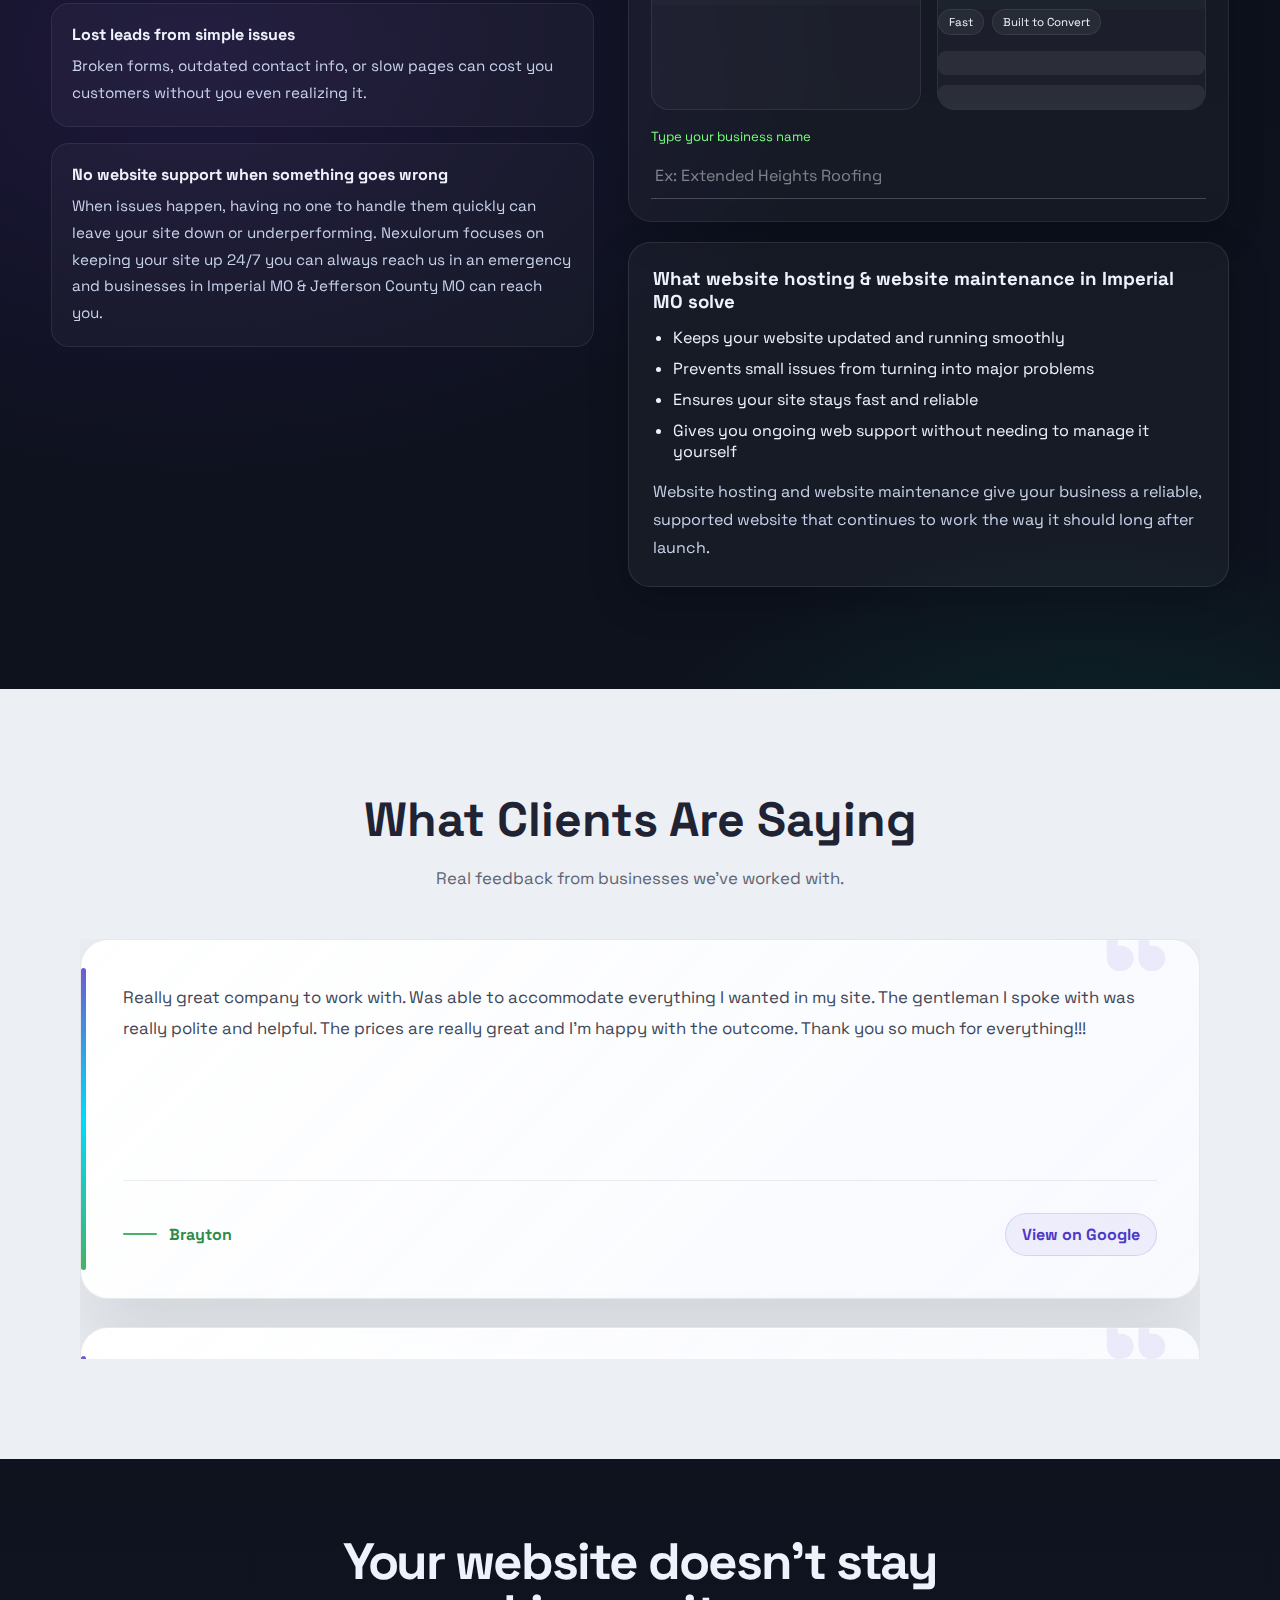
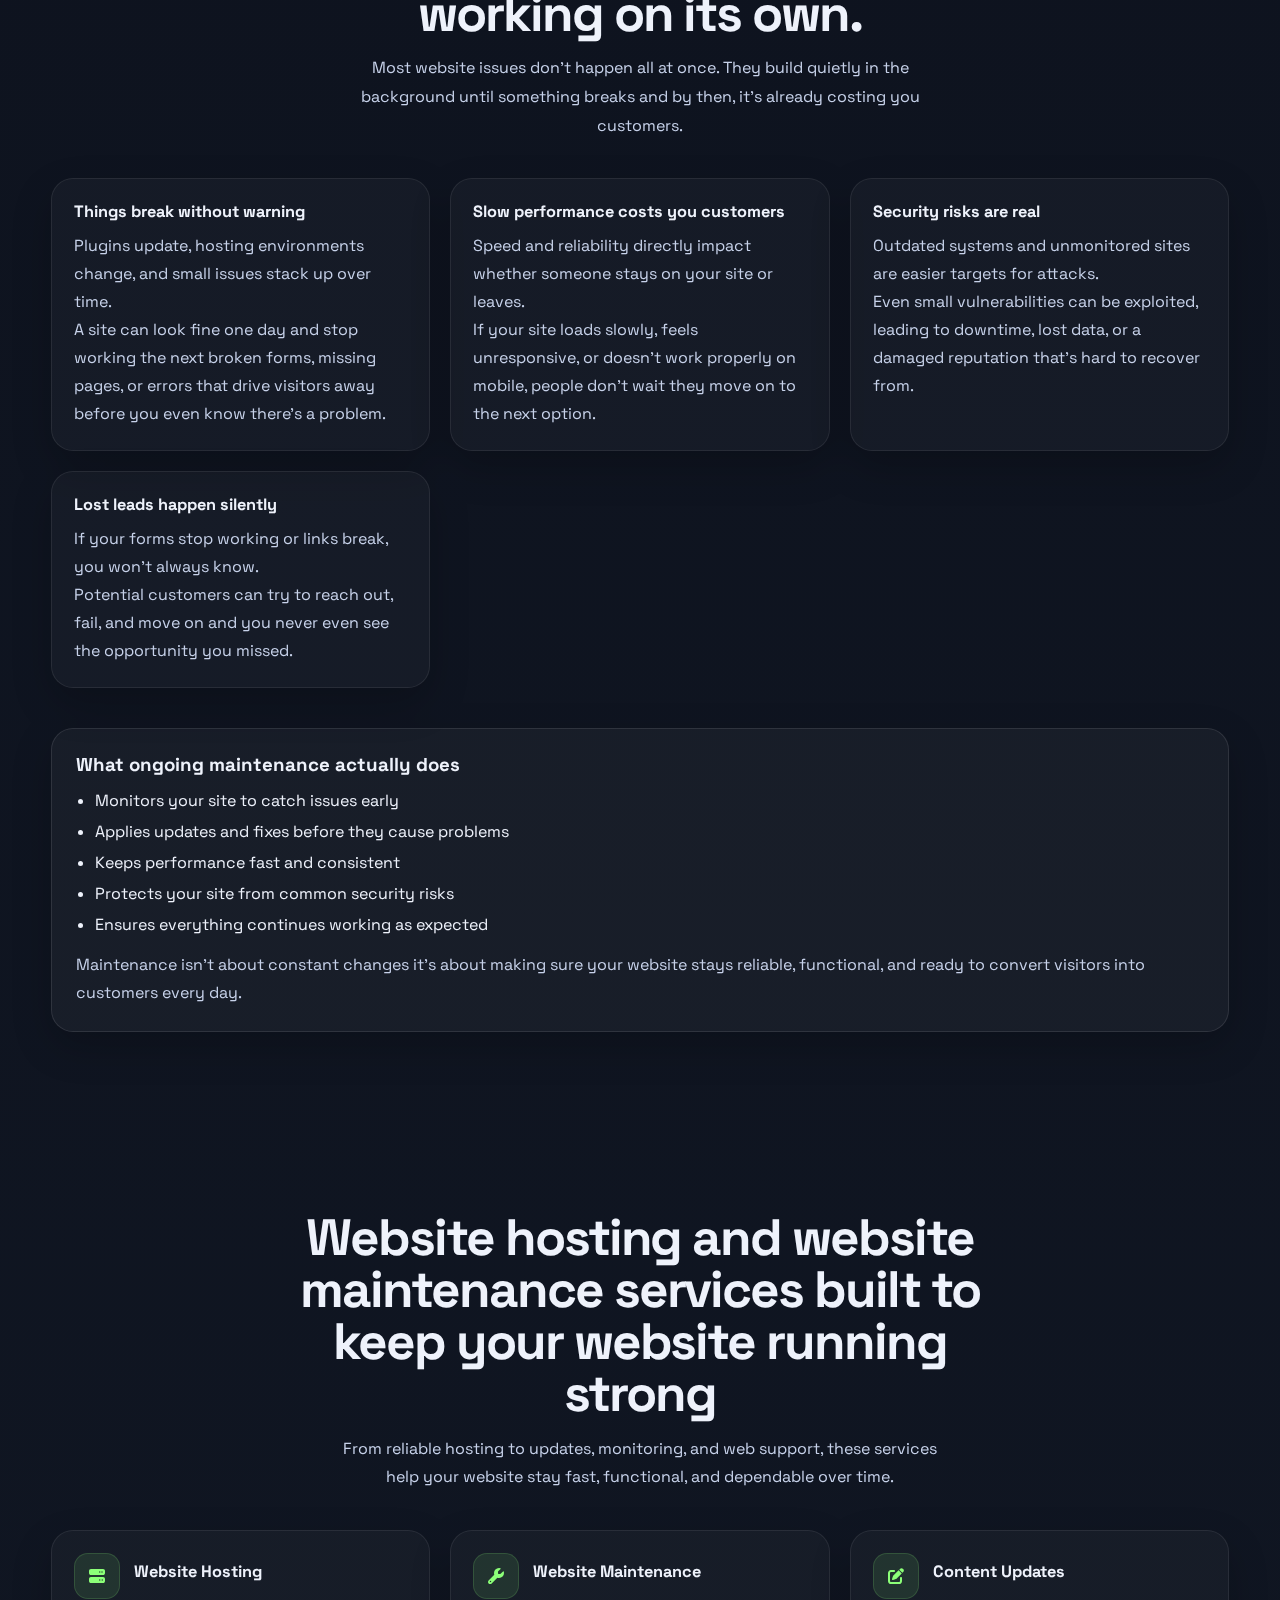
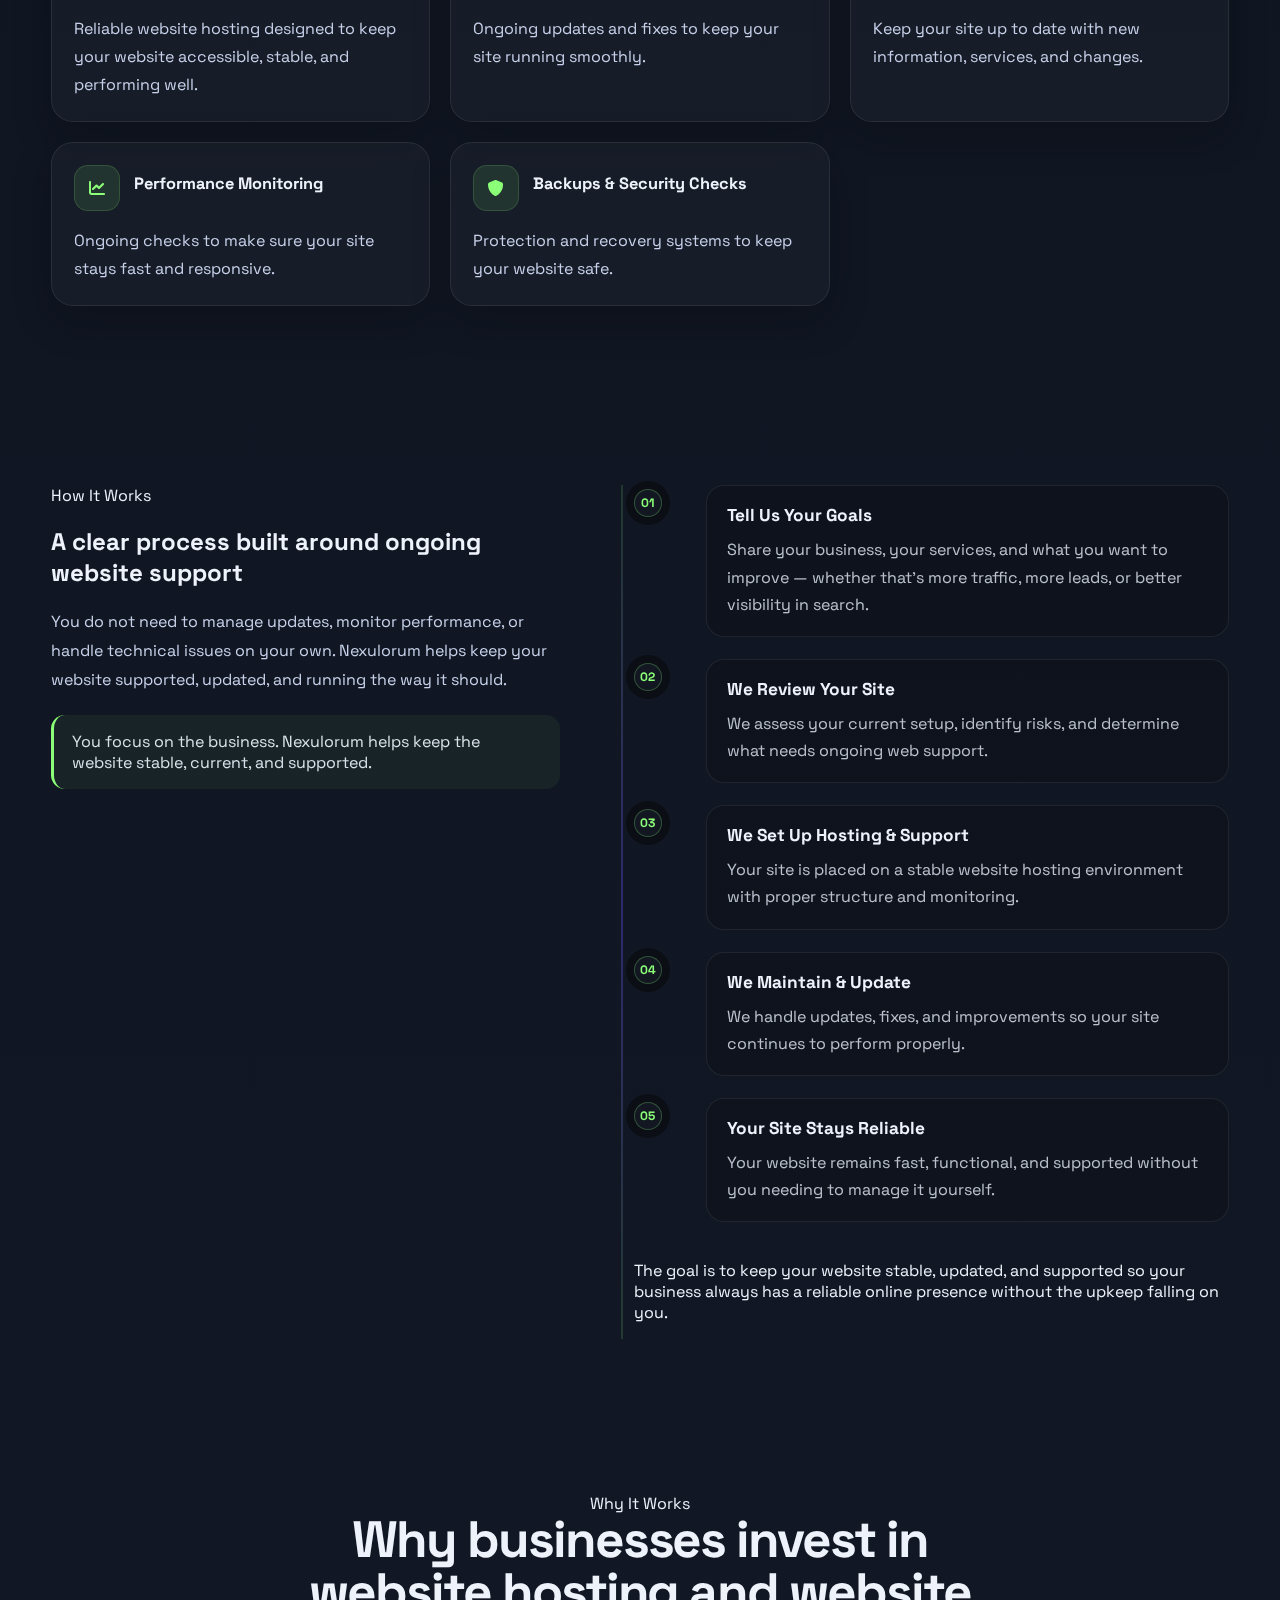
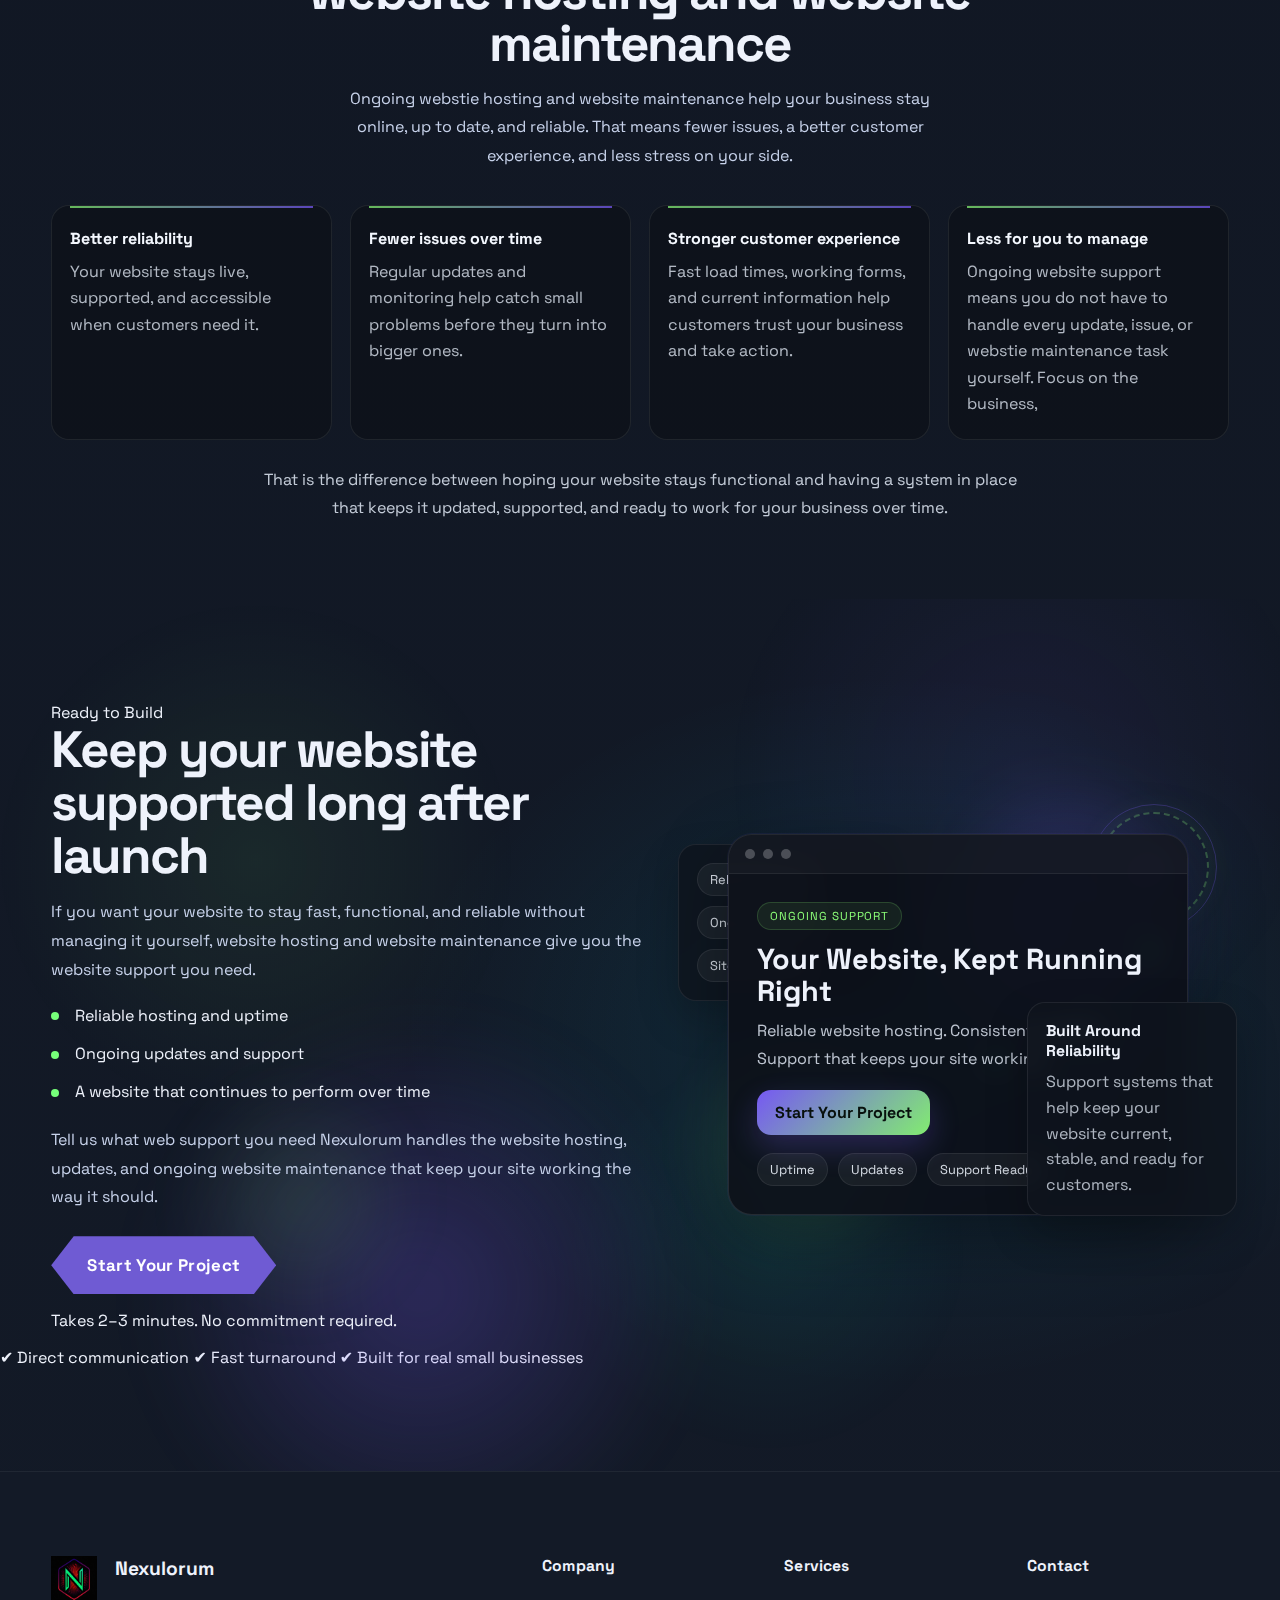
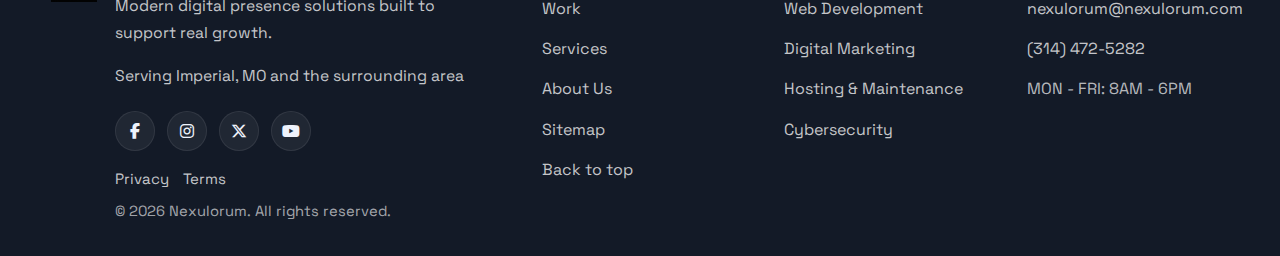
<file: maintenance-&-hosting.html>
<!doctype html>
<html lang="en">
<head>
  <meta charset="utf-8" />
  <meta name="viewport" content="width=device-width, initial-scale=1" />
  <title>Website Hosting & Maintenance in Imperial, MO | Nexulorum</title>
  <meta name="description" content="Website hosting and website maintenance in Imperial, MO. Nexulorum helps small businesses keep their websites updated, reliable, supported, and performing well in Jefferson County and the St. Louis area." />
  <link rel="canonical" href="https://www.nexulorum.com/maintenance-&-hosting.html" />
  <meta name="geo.region" content="US-MO" />
  <meta name="geo.placename" content="Imperial, Missouri" />
  <meta name="theme-color" content="#0b0d10" />
  <meta name="robots" content="index,follow" />
  

  <meta property="og:type" content="website" />
  <meta property="og:site_name" content="Nexulorum" />
  <meta property="og:title" content="Website Hosting & Maintenance in Imperial, MO | Nexulorum" />
  <meta property="og:description" content="Reliable website hosting, updates, monitoring, and ongoing website support for small businesses in Imperial, MO." />
  <meta property="og:url" content="https://www.nexulorum.com/maintenance-&-hosting.html" />
  <meta property="og:image" content="https://www.nexulorum.com/assets/nexulorum_logo_full.webp" />
  <meta property="og:image:alt" content="Nexulorum hosting and maintenance services logo" />

  <meta name="twitter:card" content="summary_large_image" />
  <meta name="twitter:title" content="Website Hosting & Maintenance in Imperial, MO | Nexulorum" />
  <meta name="twitter:description" content="Reliable website hosting, updates, monitoring, and ongoing website support for small businesses in Imperial, MO." />
  <meta name="twitter:image" content="https://www.nexulorum.com/assets/nexulorum_logo_full.webp" />

  <link rel="preconnect" href="https://fonts.googleapis.com">
  <link rel="preconnect" href="https://fonts.gstatic.com" crossorigin>
  <link href="https://fonts.googleapis.com/css2?family=Space+Grotesk:wght@400;500;600;700&family=JetBrains+Mono:wght@400;600&display=swap" rel="stylesheet">
  <link rel="stylesheet" href="https://cdnjs.cloudflare.com/ajax/libs/font-awesome/6.5.2/css/all.min.css">
  <link rel="icon" href="/assets/favicon.ico" />
  <link rel="stylesheet" href="/css/base.css" />
  <link rel="stylesheet" href="/css/services.css" />
  <script type="application/ld+json">
    {
      "@context": "https://schema.org",
      "@type": "ProfessionalService",
      "name": "Nexulorum",
      "url": "https://www.nexulorum.com/",
      "image": "https://www.nexulorum.com/assets/nexulorum_logo_full.webp",
      "telephone": "(314) 472-5282",
      "email": "nexulorum@nexulorum.com",

      "address": {
        "@type": "PostalAddress",
        "addressLocality": "Imperial",
        "addressRegion": "MO",
        "addressCountry": "US"
      },
 
      "areaServed": [
        {
          "@type": "City",
          "name": "Imperial"
        },
        {
          "@type": "AdministrativeArea",
          "name": "Jefferson County"
        }
      ],
 
      "sameAs": [
        "https://www.facebook.com/people/Nexulorum/61586324810774/",
        "https://www.instagram.com/nexulorum54/",
      ]
    } 
  </script>
  <script type="application/ld+json">
    {
      "@context": "https://schema.org",
      "@type": "Service",
      "serviceType": "Website Hosting and Maintenance",
      "provider": {
        "@type": "ProfessionalService",
        "name": "Nexulorum"
      },
      "areaServed": {
        "@type": "Place",
        "name": "Imperial, Missouri"
      },
      "description": "Website hosting, updates, monitoring, and maintenance services for small businesses in Imperial, MO."
    }
  </script>
</head>
<body class="service-page service-page--webdev">
  <a class="skip" href="#main">Skip to content</a>

  <header class="site-header">
    <nav class="nav">
      <a class="brand" href="/index.html" aria-label="Nexulorum home">
        <img class="brand__mark" src="/assets/nexulorum_emblem_icon.webp" alt="Nexulorum emblem" />
        <span class="brand__name">Nexulorum</span>
      </a>

      <button class="nav__toggle" type="button" aria-label="Open menu" aria-expanded="false" aria-controls="navLinks">
        <span></span><span></span><span></span>
      </button>

      <div class="nav__links" id="navLinks" data-nav-links>
        <a href="/index.html">Home</a>
        <a href="/services.html">Services</a>
        <a href="/about-us.html">About</a>
        <a href="/index.html#featured_work">Work</a>
        <a href="/contact.html">Contact</a>
        <a href="/intake.html" class="cta-btn hex-btn hex-primary">
          <span>Start Your Project</span>
        </a>
      </div>
    </nav>
  </header>

  <main id="main">

    <!-- HERO -->
    <section id="top" class="hero service-hero service-hero--webdev">
      <canvas class="hero__fx" id="fx" aria-hidden="true"></canvas>

      <div class="container">
        <div class="service-hero__inner">

          <h1 class="service-hero__title">
            Hosting &amp; Maintenance<br>
            <span class="glow">in Imperial, MO</span>
          </h1>

          <p class="service-hero__lead">
            Keep your website fast, updated, supported, and running the way it should.
          </p>

          <p class="service-hero__sub">
            Nexulorum provides website hosting and website maintenance services for small businesses in Imperial, MO, Jefferson County, and the surrounding St. Louis area.
          </p>

          <div class="service-hero__actions">
            <a href="/intake.html" class="cta-btn hex-btn hex-primary">
              <span>Start Your Project</span>
            </a>

            <a href="/intake.html#featured_work" class="cta-btn hex-btn hex-outline">
              <span>View Our Work</span>
            </a>
          </div>
        </div>
      </div>


      <div class="hero__fade"></div>
    </section>
    <div class="webdev-interactive-zone" id="webdevInteractiveZone">
      <canvas class="webdev-circuit-canvas" id="webdevCircuitCanvas" aria-hidden="true"></canvas>
          <!-- PAIN / SOLUTION -->
    <section class="section service-section service-section--pain">
      <div class="container">
        <div class="service-section__head">

          <h2>Your website still needs web support after launch</h2>
          <p class="service-section__intro">
            A website that isn’t maintained doesn’t fail loudly it fails quietly, and that’s what makes it dangerous.
          </p>
          </p>
        </div>

        <div class="pain-layout">
          <!-- LEFT -->
          <div class="pain-column">

          <article class="pain-card">
            <h3>Outdated content and broken pages</h3>
            <p>Websites that aren’t maintained can slowly break, display outdated information, and create a poor experience for visitors. That means they go to your competitor around the Imperial MO, Jefferson County MO area</p>
          </article>

          <article class="pain-card">
            <h3>No one managing updates</h3>
            <p>Without regular updates, small issues build up over time and turn into bigger problems that affect performance and trust. This can include outdated plugins, broken links, changed pages, expired domains, or other issues that affect trust.</p>
          </article>

          <article class="pain-card">
            <h3>Lost leads from simple issues</h3>
            <p>Broken forms, outdated contact info, or slow pages can cost you customers without you even realizing it.</p>
          </article>

          <article class="pain-card">
            <h3>No website support when something goes wrong</h3>
            <p>When issues happen, having no one to handle them quickly can leave your site down or underperforming. Nexulorum focuses on keeping your site up 24/7 you can always reach us in an emergency and businesses in Imperial MO &amp; Jefferson County MO can reach you.</p>
          </article>

        </div>

          <!-- RIGHT -->
          <div class="pain-right">
            <div class="comparison-module">
              <div class="comparison-module__top">
                <span class="comparison-label">Template vs Custom</span>
              </div>

              <div class="comparison-grid">
                <div class="site-mockup site-mockup--bad">
                  <div class="mock-browser">
                    <span></span><span></span><span></span>
                  </div>

                  <div class="mock-site bad-site">
                    <div class="bad-site__hero">We Help With All Your Needs</div>
                    <div class="bad-site__sub">Quality service at affordable prices</div>
                    <div class="bad-site__btn">Learn More</div>

                    <div class="bad-site__mini-nav">
                      <span>Home</span>
                      <span>About</span>
                      <span>Services</span>
                      <span>Contact</span>
                    </div>

                    <div class="bad-site__blocks">
                      <div></div>
                      <div></div>
                      <div></div>
                    </div>
                  </div>
                </div>

                <div class="site-mockup site-mockup--good">
                  <div class="mock-browser">
                    <span></span><span></span><span></span>
                  </div>
                  <div class="good-site">
                    <div class="good-site__eyebrow" id="previewEyebrow">Custom Web Development</div>
                    <div class="good-site__hero" id="previewName">Your Business in Imperial, MO or Jefferson County, MO &amp; surrounding areas</div>
                    <div class="good-site__sub" id="previewMessage">
                      Better interactions lead to more conversions. Go on and click it.
                    </div>
                    <a href="/intake.html" class="good-site__btn">Get My Site</a>
                  </div>
                  <div class="good-site__pills">
                    <span>Fast</span>
                    <span>Built to Convert</span>
                  </div>
                  <div class="good-site__bars">
                    <div></div>
                    <div></div>
                  </div>
                </div>
              </div>

              <div class="comparison-input">
                <label for="businessPreview">Type your business name</label>
                <input id="businessPreview" type="text" placeholder="Ex: Extended Heights Roofing">
              </div>
            </div>
            <script>
              const businessInput = document.getElementById('businessPreview');
              const previewName = document.getElementById('previewName');
              const previewMessage = document.getElementById('previewMessage');

              if (businessInput && previewName && previewMessage) {
                businessInput.addEventListener('input', () => {
                  const value = businessInput.value.trim();

                  previewName.textContent = value || 'Your Business';
                  previewMessage.textContent = value
                    ? 'Better interactions lead to more conversions. Go on and click it.'
                    : 'Clear messaging. Strong structure. Better conversions.';
                });
              }
            </script>

            <div class="solution-panel">
              <h3>What website hosting & website maintenance in Imperial MO solve</h3>

              <ul class="solution-list">
                <li>Keeps your website updated and running smoothly</li>
                <li>Prevents small issues from turning into major problems</li>
                <li>Ensures your site stays fast and reliable</li>
                <li>Gives you ongoing web support without needing to manage it yourself</li>
              </ul>

              <p class="solution-close">
                Website hosting and website maintenance give your business a reliable, supported website that continues to work the way it should long after launch.
              </p>
            </div>
          </div>
        </div>
      </div>
    </section>

    <!--review section-->

    <section class="reviews-section">
      <div class="container">

        <h2 class="reviews-heading">What Clients Are Saying</h2>
        <p class="reviews-intro">
        Real feedback from businesses we've worked with.
        </p>

        <div class="reviews-viewport">
          <div class="reviews-track">

            <article class="review-card">
              <p>
                Really great company to work with. Was able to accommodate everything I wanted in my site. The gentleman I spoke with was really polite and helpful. The prices are really great and I’m happy with the outcome. Thank you so much for everything!!!
              </p>
              <div class="review-card__footer">
                <span class="review-name">Brayton</span>
                <a class="review-proof-link" href="https://g.page/r/CU6k_G66rY7qEAI/review" target="_blank" rel="noopener">
                  View on Google
                </a>
              </div>
            </article>

            <article class="review-card">
              <p>
                Really appreciate the kind words! It was a pleasure working with you and bringing your vision to life. At Nexulorum, we focus on making the process simple while delivering high-performance, professional websites that truly represent your business. Glad we could exceed your expectations looking forward to working together again in the future.
              </p>
              <div class="review-card__footer">
                <span class="review-name">Bryce</span>
                <a class="review-proof-link" href="https://g.page/r/CU6k_G66rY7qEAI/review" target="_blank" rel="noopener">
                  View on Google
                </a>
              </div>
            </article>
            


          </div>
        </div>

      </div>
    </section>
    <!-- SOCIAL PROOF 1 -->
    <section class="section-tight service-proof">
      <div class="container">
        <div class="service-section__head">
          <h2>Your website doesn’t stay working on its own.</h2>

          <p class="service-section__intro">
            Most website issues don’t happen all at once. They build quietly in the background until something breaks and by then, it’s already costing you customers.
          </p>
        </div>

        <div class="value-grid value-grid--services">

          <article class="value-card value-card--service">
            <h3>Things break without warning</h3>
            <p class="value-card__lead">
              Plugins update, hosting environments change, and small issues stack up over time.
            </p>
            <p>
              A site can look fine one day and stop working the next broken forms, missing pages, or errors that drive visitors away before you even know there’s a problem.
            </p>
          </article>

          <article class="value-card value-card--service">
            <h3>Slow performance costs you customers</h3>
            <p class="value-card__lead">
              Speed and reliability directly impact whether someone stays on your site or leaves.
            </p>
            <p>
              If your site loads slowly, feels unresponsive, or doesn’t work properly on mobile, people don’t wait they move on to the next option.
            </p>
          </article>

          <article class="value-card value-card--service">
            <h3>Security risks are real</h3>
            <p class="value-card__lead">
              Outdated systems and unmonitored sites are easier targets for attacks.
            </p>
            <p>
              Even small vulnerabilities can be exploited, leading to downtime, lost data, or a damaged reputation that’s hard to recover from.
            </p>
          </article>

          <article class="value-card value-card--service">
            <h3>Lost leads happen silently</h3>
            <p class="value-card__lead">
              If your forms stop working or links break, you won’t always know.
            </p>
            <p>
              Potential customers can try to reach out, fail, and move on and you never even see the opportunity you missed.
            </p>
          </article>

        </div>

        <div class="solution-panel" style="margin-top:40px;">
          <h3>What ongoing maintenance actually does</h3>

          <ul class="solution-list">
            <li>Monitors your site to catch issues early</li>
            <li>Applies updates and fixes before they cause problems</li>
            <li>Keeps performance fast and consistent</li>
            <li>Protects your site from common security risks</li>
            <li>Ensures everything continues working as expected</li>
          </ul>

          <p class="solution-close">
            Maintenance isn’t about constant changes it’s about making sure your website stays reliable, functional, and ready to convert visitors into customers every day.
          </p>
        </div>

      </div>
    </section>
    

    

    <!-- VALUE PROP -->
    <section class="section service-section service-section--value">
      <div class="container">
        <div class="service-section__head">
          <h2>Website hosting and website maintenance services built to keep your website running strong</h2>
          <p class="service-section__intro">
            From reliable hosting to updates, monitoring, and web support, these services help your website stay fast, functional, and dependable over time.
          </p>
        </div>

        <div class="value-grid value-grid--services">
          <article class="value-card value-card--service">
            <div class="value-card__top">
              <span class="value-card__icon"><i class="fa-solid fa-server"></i></span>
              <h3>Website Hosting</h3>
            </div>
            <p class="value-card__lead">
              Reliable website hosting designed to keep your website accessible, stable, and performing well.
            </p>
            <div class="value-card__extra">
              <p>
                Website hosting ensures your site is live, fast, and consistently available to your customers.
              </p>
            </div>
          </article>

          <article class="value-card value-card--service">
            <div class="value-card__top">
              <span class="value-card__icon"><i class="fa-solid fa-wrench"></i></span>
              <h3>Website Maintenance</h3>
            </div>
            <p class="value-card__lead">
              Ongoing updates and fixes to keep your site running smoothly.
            </p>
            <div class="value-card__extra">
              <p>
                Regular website maintenance prevents issues from building up and ensures your site stays functional and current.
              </p>
            </div>
          </article>

          <article class="value-card value-card--service">
            <div class="value-card__top">
              <span class="value-card__icon"><i class="fa-solid fa-pen-to-square"></i></span>
              <h3>Content Updates</h3>
            </div>
            <p class="value-card__lead">
              Keep your site up to date with new information, services, and changes.
            </p>
            <div class="value-card__extra">
              <p>
                Updates ensure your customers always see accurate and relevant information.
              </p>
            </div>
          </article>

          <article class="value-card value-card--service">
            <div class="value-card__top">
              <span class="value-card__icon"><i class="fa-solid fa-chart-line"></i></span>
              <h3>Performance Monitoring</h3>
            </div>
            <p class="value-card__lead">
              Ongoing checks to make sure your site stays fast and responsive.
            </p>
            <div class="value-card__extra">
              <p>
                Monitoring helps catch slowdowns or issues early before they impact your customers.
              </p>
            </div>
          </article>

          <article class="value-card value-card--service">
            <div class="value-card__top">
              <span class="value-card__icon"><i class="fa-solid fa-shield"></i></span>
              <h3>Backups & Security Checks</h3>
            </div>
            <p class="value-card__lead">
              Protection and recovery systems to keep your website safe.
            </p>
            <div class="value-card__extra">
              <p>
                Regular backups and checks help protect your site and allow quick recovery if needed.
              </p>
            </div>
          </article>
        </div>
      </div>
    </section>

    <!-- HOW IT WORKS -->
    <section class="section-tight service-process service-process--flow">
      <div class="container">
        <div class="process-layout">
          
          <div class="process-intro">
            <span class="eyebrow">How It Works</span>
            <h2>A clear process built around ongoing website support</h2>
            <p class="service-section__intro">
              You do not need to manage updates, monitor performance, or handle technical issues on your own. Nexulorum helps keep your website supported, updated, and running the way it should.
            </p>

            <p class="process-intro__highlight">
              You focus on the business. Nexulorum helps keep the website stable, current, and supported.
            </p>
          </div>

          <div class="process-timeline">

            <article class="timeline-step">
              <span class="timeline-step__num">01</span>
              <div class="timeline-step__content">
                <h3>Tell Us Your Goals</h3>
                <p>
                  Share your business, your services, and what you want to improve — whether that’s more traffic, more leads, or better visibility in search.
                </p>
              </div>
            </article>

            <article class="timeline-step">
              <span class="timeline-step__num">02</span>
              <div class="timeline-step__content">
                <h3>We Review Your Site</h3>
                <p>We assess your current setup, identify risks, and determine what needs ongoing web support.</p>
              </div>
            </article>

            <article class="timeline-step">
              <span class="timeline-step__num">03</span>
              <div class="timeline-step__content">
                <h3>We Set Up Hosting & Support</h3>
                <p>Your site is placed on a stable website hosting environment with proper structure and monitoring.</p>
              </div>
            </article>

            <article class="timeline-step">
              <span class="timeline-step__num">04</span>
              <div class="timeline-step__content">
                <h3>We Maintain & Update</h3>
                <p>We handle updates, fixes, and improvements so your site continues to perform properly.</p>
              </div>
            </article>

            <article class="timeline-step">
              <span class="timeline-step__num">05</span>
              <div class="timeline-step__content">
                <h3>Your Site Stays Reliable</h3>
                <p>Your website remains fast, functional, and supported without you needing to manage it yourself.</p>
              </div>
            </article>

            <p class="process-note">
              The goal is to keep your website stable, updated, and supported so your business always has a reliable online presence without the upkeep falling on you.
            </p>

          </div>

        </div>
      </div>
    </section>

    <!-- SOCIAL PROOF 2 -->
    <section class="section-tight service-proof service-proof--secondary">
      <div class="container">
        <div class="service-section__head">
          <span class="eyebrow">Why It Works</span>
          <h2>Why businesses invest in website hosting and website maintenance</h2>

          <p class="service-section__intro">
            Ongoing webstie hosting and website maintenance help your business stay online, up to date, and reliable. That means fewer issues, a better customer experience, and less stress on your side.
          </p>
        </div>

        <div class="proof-strip">
          <div class="proof-strip__item">
            <span class="proof-strip__title">Better reliability</span>
            <p>Your website stays live, supported, and accessible when customers need it.</p>
          </div>

          <div class="proof-strip__item">
            <span class="proof-strip__title">Fewer issues over time</span>
            <p>Regular updates and monitoring help catch small problems before they turn into bigger ones.</p>
          </div>

          <div class="proof-strip__item">
            <span class="proof-strip__title">Stronger customer experience</span>
            <p>Fast load times, working forms, and current information help customers trust your business and take action.</p>
          </div>

          <div class="proof-strip__item">
            <span class="proof-strip__title">Less for you to manage</span>
            <p>Ongoing website support means you do not have to handle every update, issue, or webstie maintenance task yourself. Focus on the business,</p>
          </div>
        </div>

        <p class="proof-strip__close">
          That is the difference between hoping your website stays functional and having a system in place that keeps it updated, supported, and ready to work for your business over time.
        </p>
      </div>
    </section>
    </div>

    

    <!-- FINAL CTA -->
    <section class="section service-final-cta">
      <div class="container">
        <div class="service-final-cta__grid">
          
          <div class="service-final-cta__content">
            <span class="eyebrow">Ready to Build</span>

            <h2>Keep your website supported long after launch</h2>

            <p class="service-final-cta__lead">
              If you want your website to stay fast, functional, and reliable without managing it yourself, website hosting and website maintenance give you the website support you need.
            </p>

            <ul class="service-final-cta__list">
              <li>Reliable hosting and uptime</li>
              <li>Ongoing updates and support</li>
              <li>A website that continues to perform over time</li>
            </ul>

            <p class="service-final-cta__close">
              Tell us what web support you need Nexulorum handles the website hosting, updates, and ongoing website maintenance that keep your site working the way it should.
            </p>


            <a href="/intake.html" class="cta-btn hex-btn hex-primary webdev-final-cta-btn">
              <span>Start Your Project</span>
            </a>

            <p class="service-final-cta__micro">
              Takes 2–3 minutes. No commitment required.
            </p>
          </div>

          <div class="service-final-cta__visual">
            <div class="cta-machine">

              <div class="cta-machine__glow cta-machine__glow--one"></div>
              <div class="cta-machine__glow cta-machine__glow--two"></div>

              <div class="cta-machine__gear">
                <div class="cta-machine__gear-core"></div>
              </div>

              <div class="cta-machine__snake">
                <span></span>
                <span></span>
                <span></span>
                <span></span>
                <span></span>
                <span></span>
              </div>

              <div class="cta-machine__panel cta-machine__panel--back">
                <span>Reliable Hosting</span>
                <span>Ongoing Support</span>
                <span>Site Monitoring</span>
              </div>

              <div class="cta-machine__main">
                <div class="cta-machine__browser">
                  <span></span><span></span><span></span>
                </div>

                <div class="cta-machine__screen">
                  <div class="cta-machine__eyebrow">Ongoing Support</div>
                  <h3>Your Website, Kept Running Right</h3>
                  <p>Reliable website hosting. Consistent updates. Support that keeps your site working.</p>

                  <div class="cta-machine__screen-cta">Start Your Project</div>

                  <div class="cta-machine__metrics">
                    <span>Uptime</span>
                    <span>Updates</span>
                    <span>Support Ready</span>
                  </div>
                </div>
              </div>

              <div class="cta-machine__panel cta-machine__panel--front">
                <strong>Built Around Reliability</strong>
                <p>Support systems that help keep your website current, stable, and ready for customers.</p>
              </div>

            </div>
          </div>

        </div>

      </div>
      <div class="cta-trust">
        <span>✔ Direct communication</span>
        <span>✔ Fast turnaround</span>
        <span>✔ Built for real small businesses</span>
      </div>
    </section>

  </main>
 
  <footer class="footer">
    <div class="container footer__inner">
      <div class="footer__left">
        <img class="footer__mark" src="assets/nexulorum_emblem_icon.webp" alt="" aria-hidden="true" />
        <div>
          <div class="footer__name">Nexulorum</div>
          <div class="footer__tag">Modern digital presence solutions built to support real growth. <p>Serving Imperial, MO and the surrounding area</p></div>
          <div class="footer__socials">
            <a href="https://www.facebook.com/profile.php?id=61586324810774" aria-label="Facebook"><i class="fa-brands fa-facebook-f"></i></a>
            <a href="https://www.instagram.com/nexulorum54/" aria-label="Instagram"><i class="fa-brands fa-instagram"></i></a>
            <a href="#" aria-label="X"><i class="fa-brands fa-x-twitter"></i></a>
            <a href="#" aria-label="YouTube"><i class="fa-brands fa-youtube"></i></a>
          </div>

          <div class="footer__legal">
            <a href="/privacy.html">Privacy</a>
            <a href="/terms.html">Terms</a>
          </div>

          <p class="footer__copy">
            © <span id="year"></span> Nexulorum. All rights reserved.
          </p>
        </div>
      </div>

      <div class="footer__right">
        <div class="footer__column">
          <h3 class="footer__heading">Company</h3>
          <a href="/index.html#featured_work.html">Work</a>
          <a href="/services.html">Services</a>
          <a href="/about-us.html">About Us</a>
          <a href="/sitemap.html">Sitemap</a>
          <a href="#top">Back to top</a>
        </div>

        <div class="footer__column">
          <h3 class="footer__heading">Services</h3>
          <a href="/web-development.html">Web Development</a>
          <a href="/seo-marketing.html">Digital Marketing</a>
          <a href="/hosting-maintenance.html">Hosting &amp; Maintenance</a>
          <a href="/cybersecurity.html">Cybersecurity</a>
        </div>

        <div class="footer__column">
          <h3 class="footer__heading">Contact</h3>
          <a href="mailto:nexulorum@nexulorum.com">nexulorum@nexulorum.com</a>
          <a href="tel:(314)472-5282">(314) 472-5282</a>
          <p class="footer__hours">MON - FRI: 8AM - 6PM</p>
        </div>
      </div>
    </div>
  </footer>

  <script src="/js/script.js"></script>
  <script src="/js/effects.js"></script>
  <script src="/js/interactive.js"></script>
  <script>
    document.getElementById('year').textContent = new Date().getFullYear();
  </script>
</body>
</html>
</file>
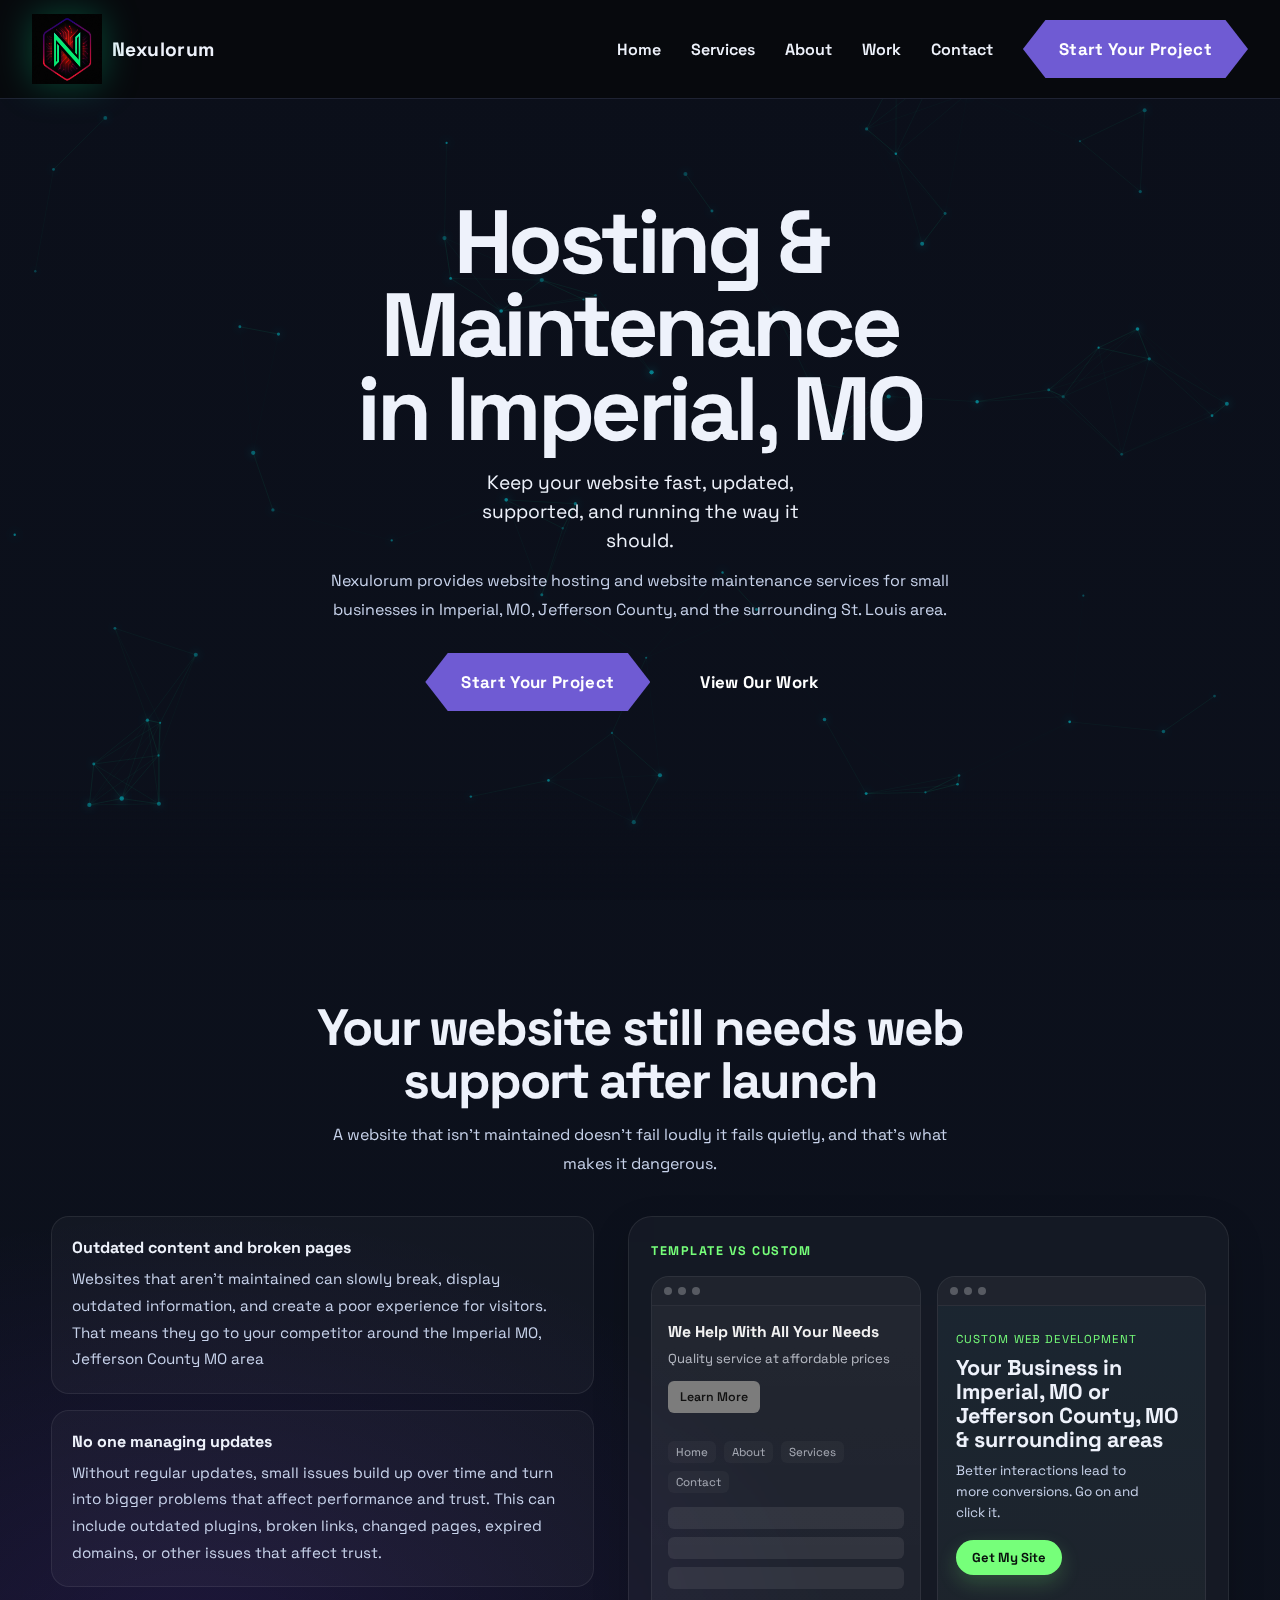
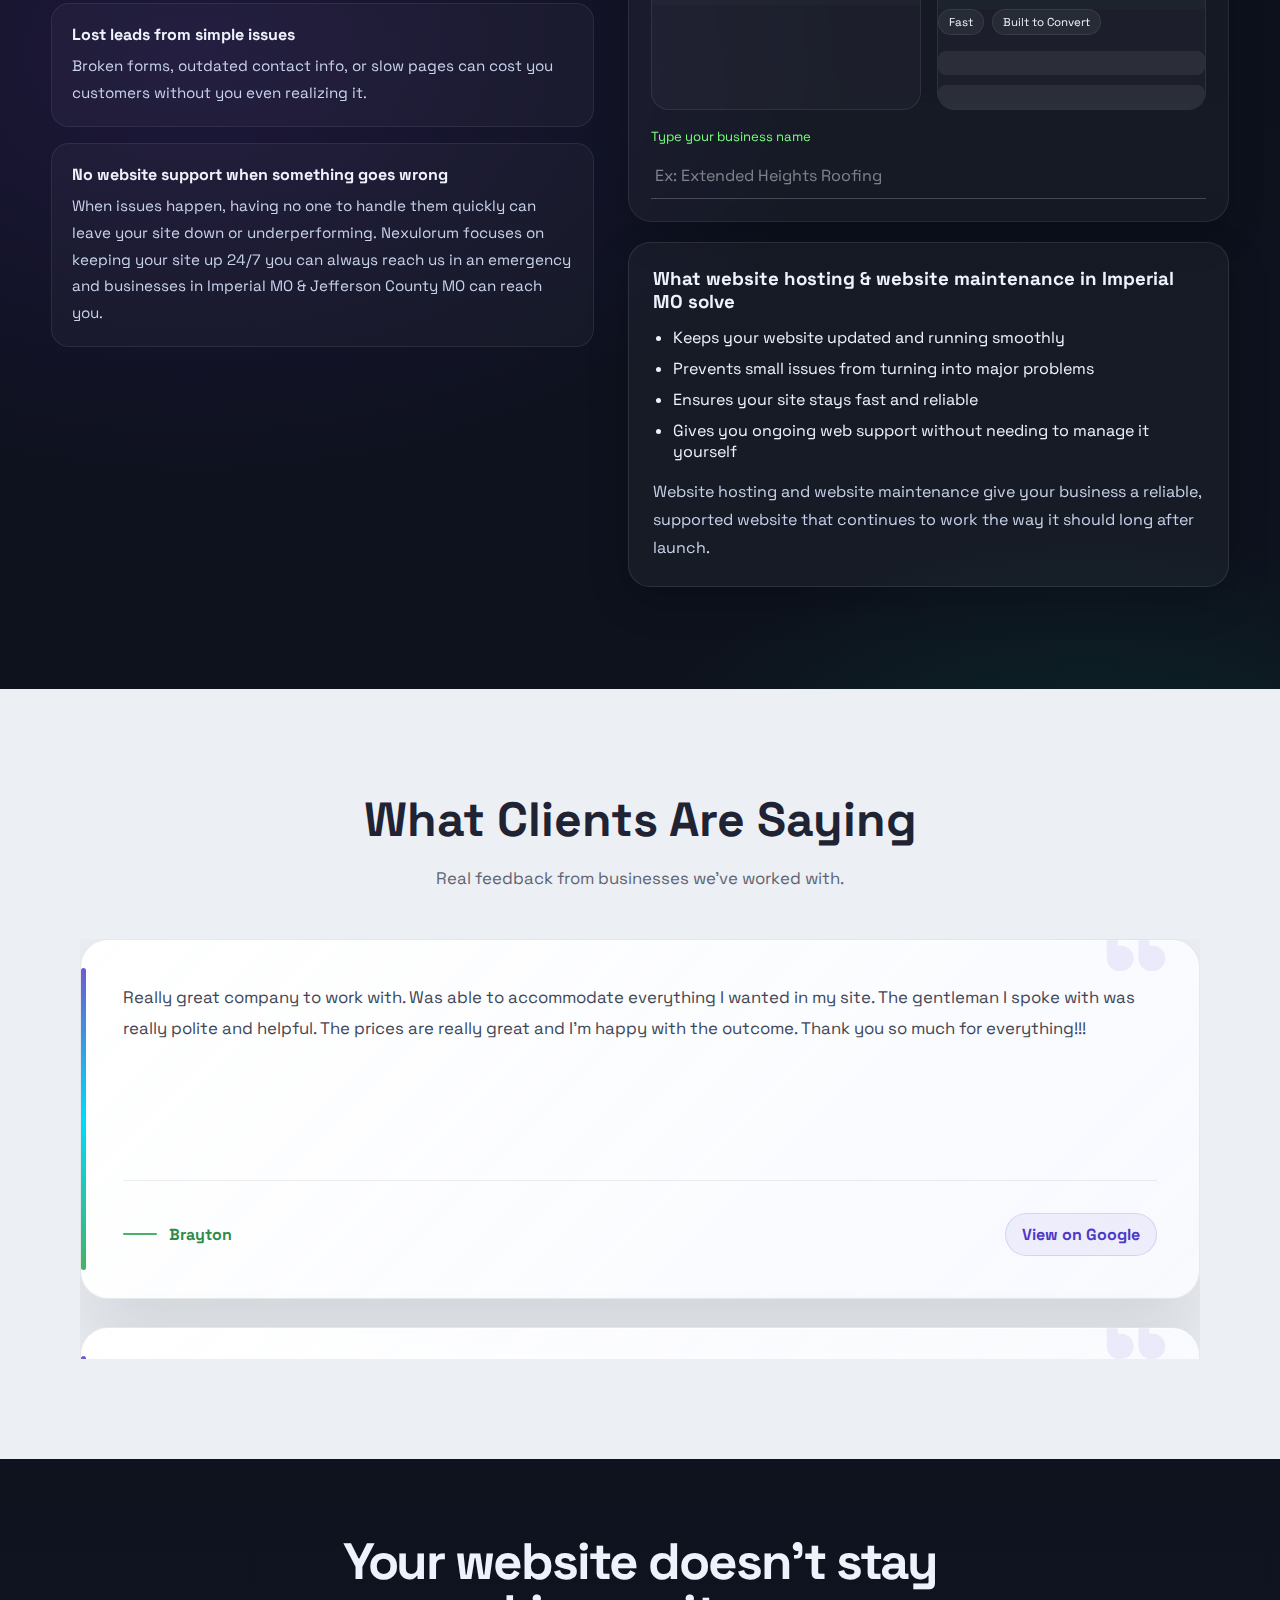
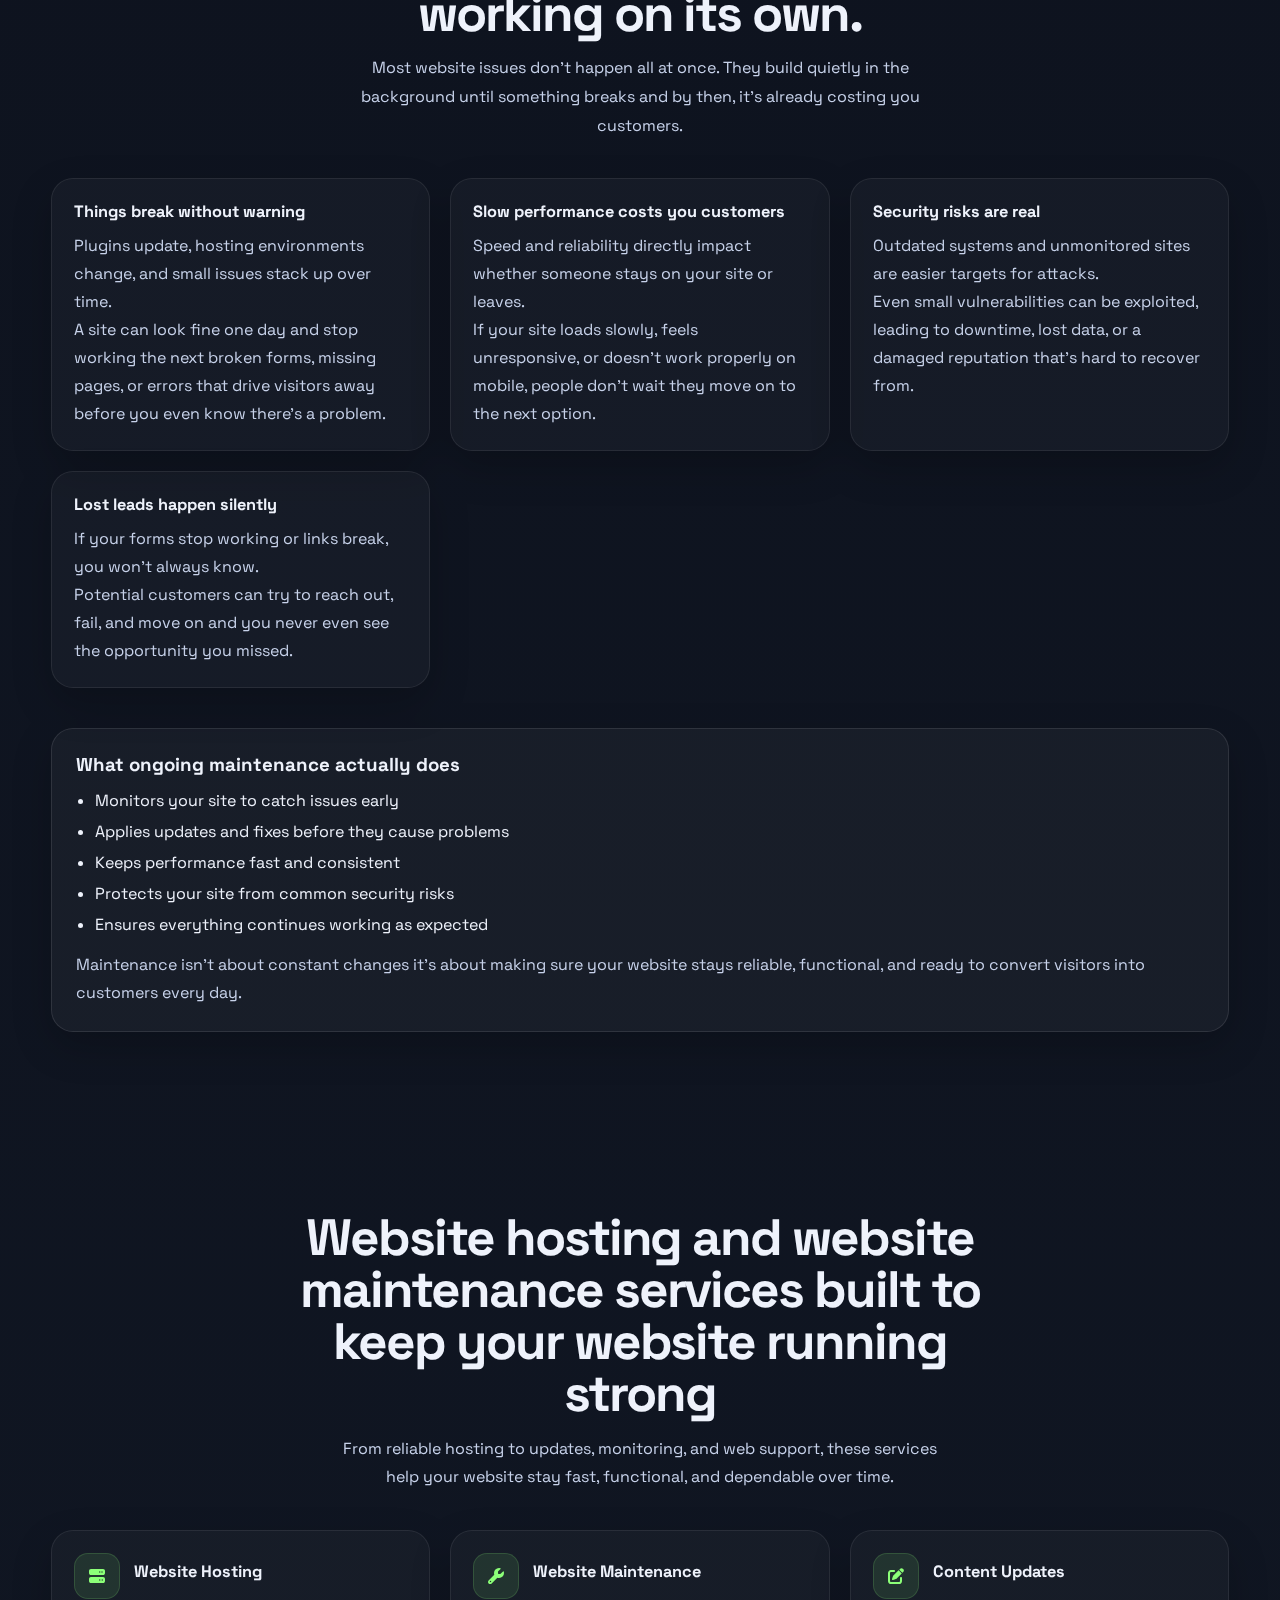
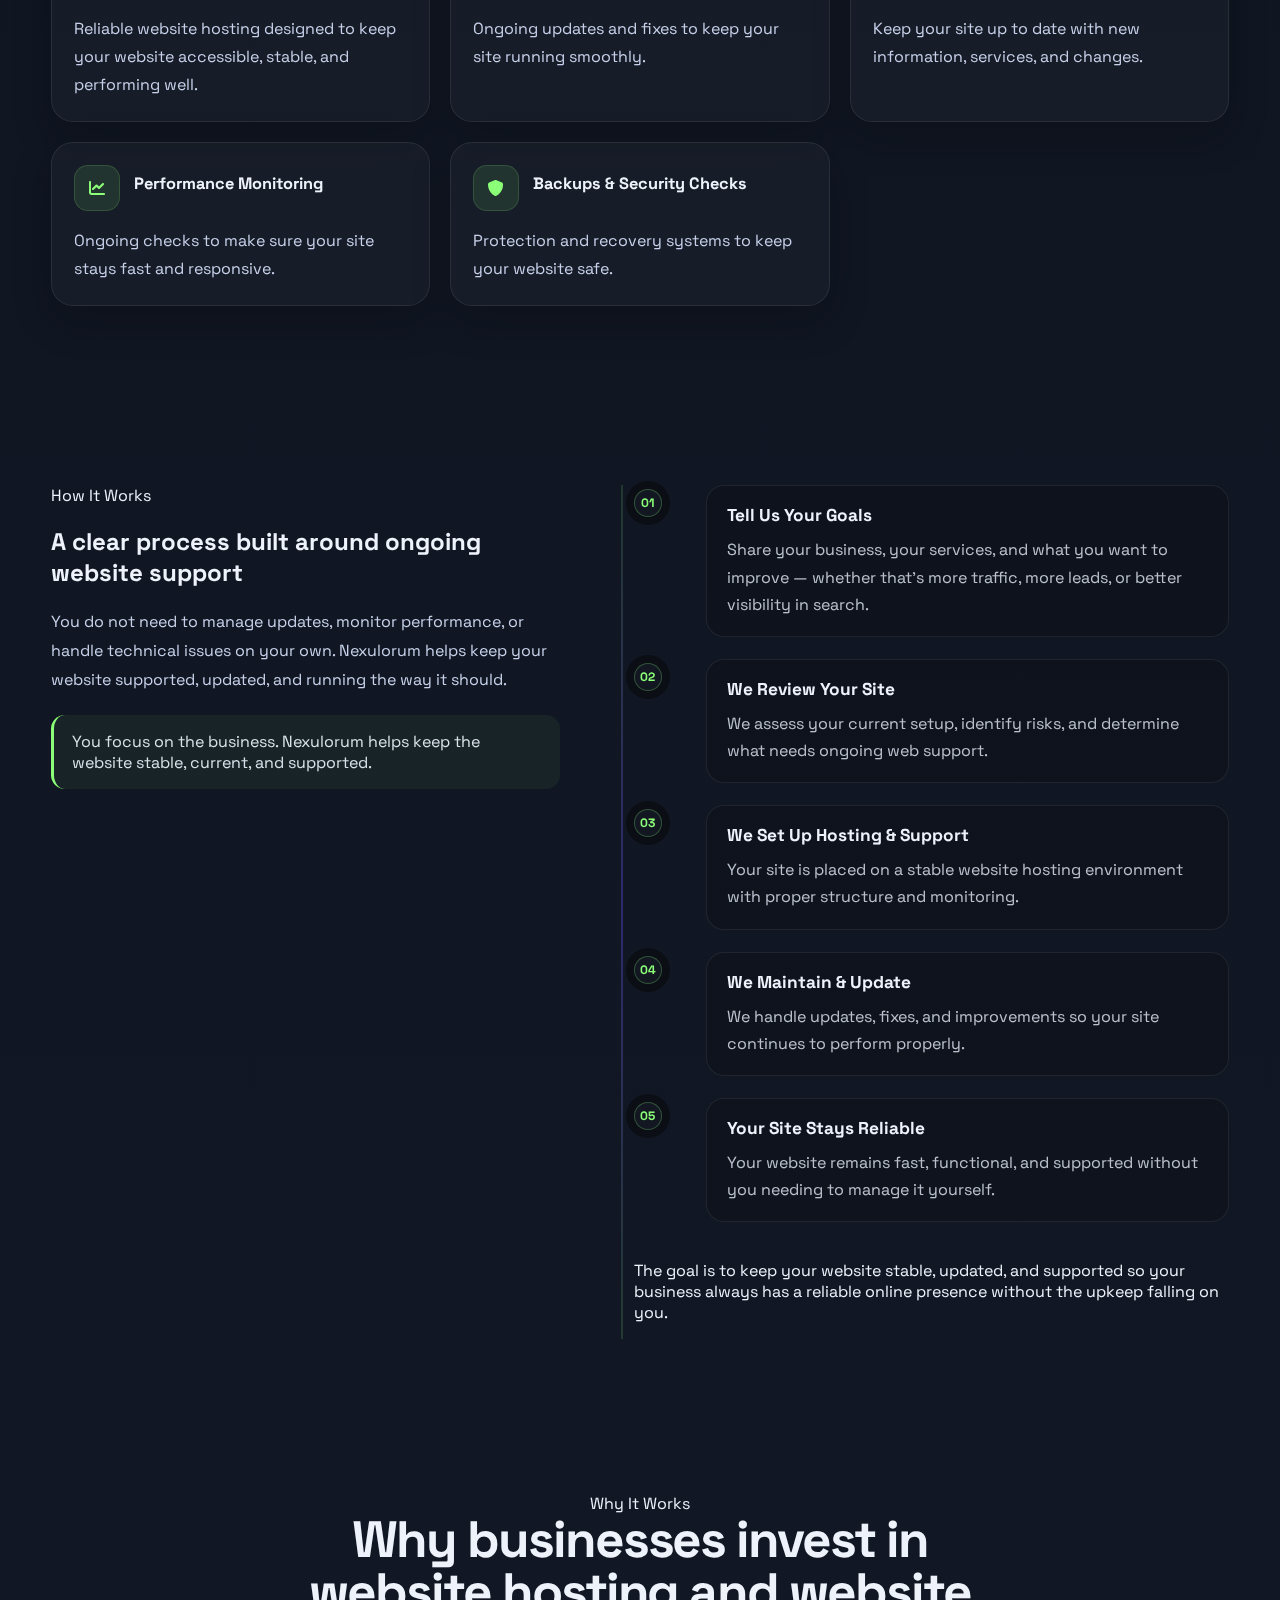
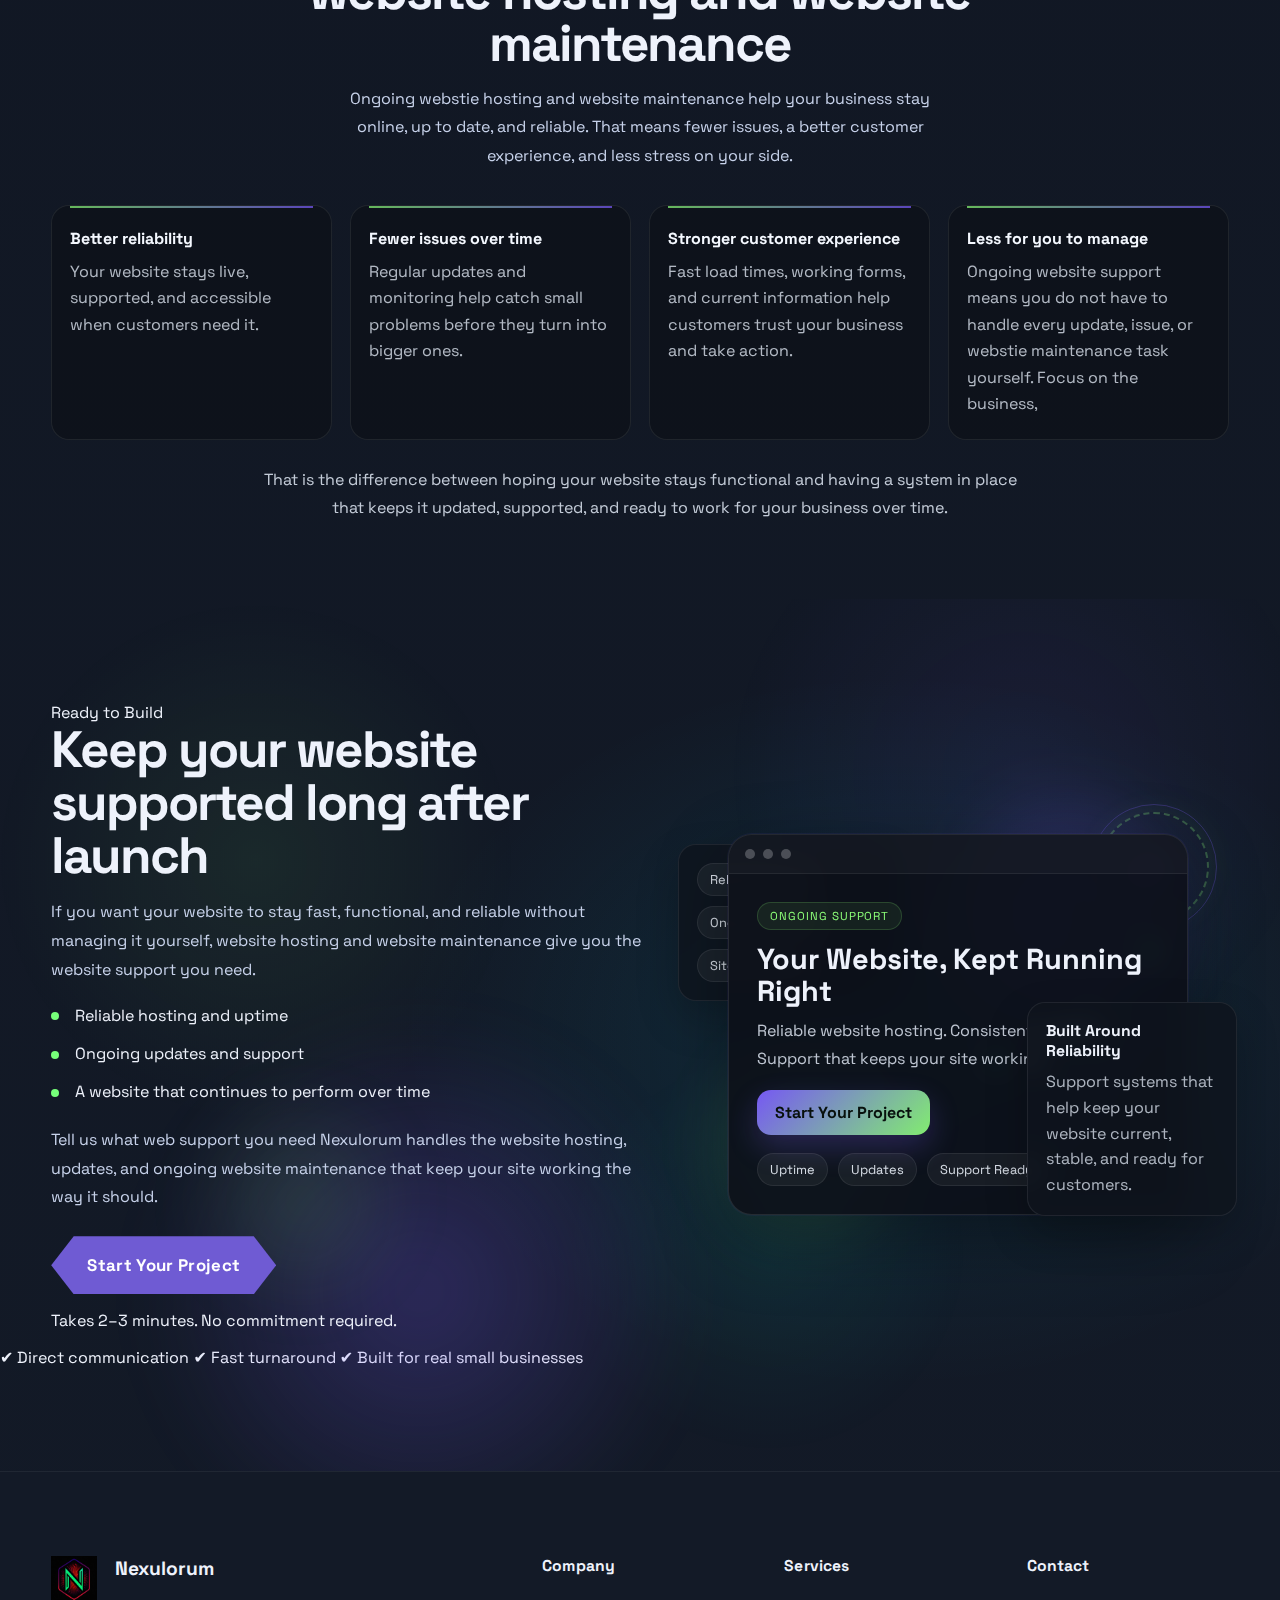
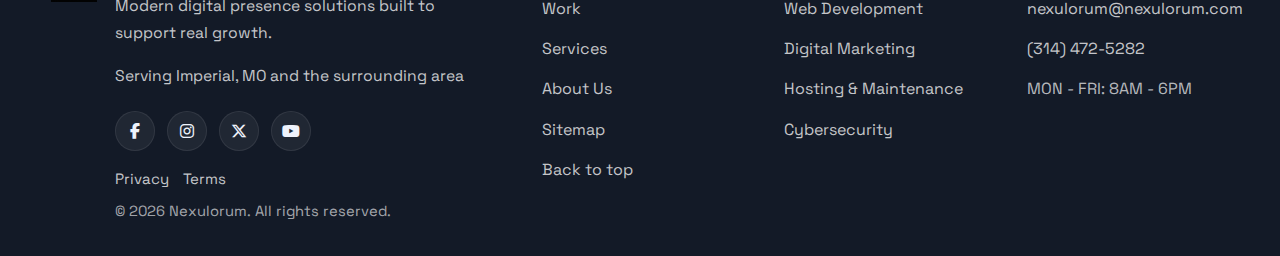
<file: maintenance-and-hosting.html>
<!doctype html>
<html lang="en">
<head>
  <meta charset="utf-8" />
  <meta name="viewport" content="width=device-width, initial-scale=1" />
  <title>Website Hosting & Maintenance in Imperial, MO | Nexulorum</title>
  <meta name="description" content="Website hosting and website maintenance in Imperial, MO. Nexulorum helps small businesses keep their websites updated, reliable, supported, and performing well in Jefferson County and the St. Louis area." />
  <link rel="canonical" href="https://www.nexulorum.com/maintenance-and-hosting.html" />
  <meta name="geo.region" content="US-MO" />
  <meta name="geo.placename" content="Imperial, Missouri" />
  <meta name="theme-color" content="#0b0d10" />
  <meta name="robots" content="index,follow" />
  

  <meta property="og:type" content="website" />
  <meta property="og:site_name" content="Nexulorum" />
  <meta property="og:title" content="Website Hosting & Maintenance in Imperial, MO | Nexulorum" />
  <meta property="og:description" content="Reliable website hosting, updates, monitoring, and ongoing website support for small businesses in Imperial, MO." />
  <meta property="og:url" content="https://www.nexulorum.com/maintenance-and-hosting.html" />
  <meta property="og:image" content="https://www.nexulorum.com/assets/nexulorum_logo_full.webp" />
  <meta property="og:image:alt" content="Nexulorum hosting and maintenance services logo" />

  <meta name="twitter:card" content="summary_large_image" />
  <meta name="twitter:title" content="Website Hosting & Maintenance in Imperial, MO | Nexulorum" />
  <meta name="twitter:description" content="Reliable website hosting, updates, monitoring, and ongoing website support for small businesses in Imperial, MO." />
  <meta name="twitter:image" content="https://www.nexulorum.com/assets/nexulorum_logo_full.webp" />

  <link rel="preconnect" href="https://fonts.googleapis.com">
  <link rel="preconnect" href="https://fonts.gstatic.com" crossorigin>
  <link href="https://fonts.googleapis.com/css2?family=Space+Grotesk:wght@400;500;600;700&family=JetBrains+Mono:wght@400;600&display=swap" rel="stylesheet">
  <link rel="stylesheet" href="https://cdnjs.cloudflare.com/ajax/libs/font-awesome/6.5.2/css/all.min.css">
  <link rel="icon" href="/assets/favicon.ico" />
  <link rel="stylesheet" href="/css/base.css" />
  <link rel="stylesheet" href="/css/services.css" />
  <script type="application/ld+json">
    {
      "@context": "https://schema.org",
      "@type": "ProfessionalService",
      "name": "Nexulorum",
      "url": "https://www.nexulorum.com/",
      "image": "https://www.nexulorum.com/assets/nexulorum_logo_full.webp",
      "telephone": "(314) 472-5282",
      "email": "nexulorum@nexulorum.com",

      "address": {
        "@type": "PostalAddress",
        "addressLocality": "Imperial",
        "addressRegion": "MO",
        "addressCountry": "US"
      },
 
      "areaServed": [
        {
          "@type": "City",
          "name": "Imperial"
        },
        {
          "@type": "AdministrativeArea",
          "name": "Jefferson County"
        }
      ],
 
      "sameAs": [
        "https://www.facebook.com/people/Nexulorum/61586324810774/",
        "https://www.instagram.com/nexulorum54/",
      ]
    } 
  </script>
  <script type="application/ld+json">
    {
      "@context": "https://schema.org",
      "@type": "Service",
      "serviceType": "Website Hosting and Maintenance",
      "provider": {
        "@type": "ProfessionalService",
        "name": "Nexulorum"
      },
      "areaServed": {
        "@type": "Place",
        "name": "Imperial, Missouri"
      },
      "description": "Website hosting, updates, monitoring, and maintenance services for small businesses in Imperial, MO."
    }
  </script>
</head>
<body class="service-page service-page--webdev">
  <a class="skip" href="#main">Skip to content</a>

  <header class="site-header">
    <nav class="nav">
      <a class="brand" href="/index.html" aria-label="Nexulorum home">
        <img class="brand__mark" src="/assets/nexulorum_emblem_icon.webp" alt="Nexulorum emblem" />
        <span class="brand__name">Nexulorum</span>
      </a>

      <button class="nav__toggle" type="button" aria-label="Open menu" aria-expanded="false" aria-controls="navLinks">
        <span></span><span></span><span></span>
      </button>

      <div class="nav__links" id="navLinks" data-nav-links>
        <a href="/index.html">Home</a>
        <a href="/services.html">Services</a>
        <a href="/about-us.html">About</a>
        <a href="/index.html#featured_work">Work</a>
        <a href="/contact.html">Contact</a>
        <a href="/intake.html" class="cta-btn hex-btn hex-primary">
          <span>Start Your Project</span>
        </a>
      </div>
    </nav>
  </header>

  <main id="main">

    <!-- HERO -->
    <section id="top" class="hero service-hero service-hero--webdev">
      <canvas class="hero__fx" id="fx" aria-hidden="true"></canvas>

      <div class="container">
        <div class="service-hero__inner">

          <h1 class="service-hero__title">
            Hosting &amp; Maintenance<br>
            <span class="glow">in Imperial, MO</span>
          </h1>

          <p class="service-hero__lead">
            Keep your website fast, updated, supported, and running the way it should.
          </p>

          <p class="service-hero__sub">
            Nexulorum provides website hosting and website maintenance services for small businesses in Imperial, MO, Jefferson County, and the surrounding St. Louis area.
          </p>

          <div class="service-hero__actions">
            <a href="/intake.html" class="cta-btn hex-btn hex-primary">
              <span>Start Your Project</span>
            </a>

            <a href="/intake.html#featured_work" class="cta-btn hex-btn hex-outline">
              <span>View Our Work</span>
            </a>
          </div>
        </div>
      </div>


      <div class="hero__fade"></div>
    </section>
    <div class="webdev-interactive-zone" id="webdevInteractiveZone">
      <canvas class="webdev-circuit-canvas" id="webdevCircuitCanvas" aria-hidden="true"></canvas>
          <!-- PAIN / SOLUTION -->
    <section class="section service-section service-section--pain">
      <div class="container">
        <div class="service-section__head">

          <h2>Your website still needs web support after launch</h2>
          <p class="service-section__intro">
            A website that isn’t maintained doesn’t fail loudly it fails quietly, and that’s what makes it dangerous.
          </p>
          </p>
        </div>

        <div class="pain-layout">
          <!-- LEFT -->
          <div class="pain-column">

          <article class="pain-card">
            <h3>Outdated content and broken pages</h3>
            <p>Websites that aren’t maintained can slowly break, display outdated information, and create a poor experience for visitors. That means they go to your competitor around the Imperial MO, Jefferson County MO area</p>
          </article>

          <article class="pain-card">
            <h3>No one managing updates</h3>
            <p>Without regular updates, small issues build up over time and turn into bigger problems that affect performance and trust. This can include outdated plugins, broken links, changed pages, expired domains, or other issues that affect trust.</p>
          </article>

          <article class="pain-card">
            <h3>Lost leads from simple issues</h3>
            <p>Broken forms, outdated contact info, or slow pages can cost you customers without you even realizing it.</p>
          </article>

          <article class="pain-card">
            <h3>No website support when something goes wrong</h3>
            <p>When issues happen, having no one to handle them quickly can leave your site down or underperforming. Nexulorum focuses on keeping your site up 24/7 you can always reach us in an emergency and businesses in Imperial MO &amp; Jefferson County MO can reach you.</p>
          </article>

        </div>

          <!-- RIGHT -->
          <div class="pain-right">
            <div class="comparison-module">
              <div class="comparison-module__top">
                <span class="comparison-label">Template vs Custom</span>
              </div>

              <div class="comparison-grid">
                <div class="site-mockup site-mockup--bad">
                  <div class="mock-browser">
                    <span></span><span></span><span></span>
                  </div>

                  <div class="mock-site bad-site">
                    <div class="bad-site__hero">We Help With All Your Needs</div>
                    <div class="bad-site__sub">Quality service at affordable prices</div>
                    <div class="bad-site__btn">Learn More</div>

                    <div class="bad-site__mini-nav">
                      <span>Home</span>
                      <span>About</span>
                      <span>Services</span>
                      <span>Contact</span>
                    </div>

                    <div class="bad-site__blocks">
                      <div></div>
                      <div></div>
                      <div></div>
                    </div>
                  </div>
                </div>

                <div class="site-mockup site-mockup--good">
                  <div class="mock-browser">
                    <span></span><span></span><span></span>
                  </div>
                  <div class="good-site">
                    <div class="good-site__eyebrow" id="previewEyebrow">Custom Web Development</div>
                    <div class="good-site__hero" id="previewName">Your Business in Imperial, MO or Jefferson County, MO &amp; surrounding areas</div>
                    <div class="good-site__sub" id="previewMessage">
                      Better interactions lead to more conversions. Go on and click it.
                    </div>
                    <a href="/intake.html" class="good-site__btn">Get My Site</a>
                  </div>
                  <div class="good-site__pills">
                    <span>Fast</span>
                    <span>Built to Convert</span>
                  </div>
                  <div class="good-site__bars">
                    <div></div>
                    <div></div>
                  </div>
                </div>
              </div>

              <div class="comparison-input">
                <label for="businessPreview">Type your business name</label>
                <input id="businessPreview" type="text" placeholder="Ex: Extended Heights Roofing">
              </div>
            </div>
            <script>
              const businessInput = document.getElementById('businessPreview');
              const previewName = document.getElementById('previewName');
              const previewMessage = document.getElementById('previewMessage');

              if (businessInput && previewName && previewMessage) {
                businessInput.addEventListener('input', () => {
                  const value = businessInput.value.trim();

                  previewName.textContent = value || 'Your Business';
                  previewMessage.textContent = value
                    ? 'Better interactions lead to more conversions. Go on and click it.'
                    : 'Clear messaging. Strong structure. Better conversions.';
                });
              }
            </script>

            <div class="solution-panel">
              <h3>What website hosting & website maintenance in Imperial MO solve</h3>

              <ul class="solution-list">
                <li>Keeps your website updated and running smoothly</li>
                <li>Prevents small issues from turning into major problems</li>
                <li>Ensures your site stays fast and reliable</li>
                <li>Gives you ongoing web support without needing to manage it yourself</li>
              </ul>

              <p class="solution-close">
                Website hosting and website maintenance give your business a reliable, supported website that continues to work the way it should long after launch.
              </p>
            </div>
          </div>
        </div>
      </div>
    </section>

    <!--review section-->

    <section class="reviews-section">
      <div class="container">

        <h2 class="reviews-heading">What Clients Are Saying</h2>
        <p class="reviews-intro">
        Real feedback from businesses we've worked with.
        </p>

        <div class="reviews-viewport">
          <div class="reviews-track">

            <article class="review-card">
              <p>
                Really great company to work with. Was able to accommodate everything I wanted in my site. The gentleman I spoke with was really polite and helpful. The prices are really great and I’m happy with the outcome. Thank you so much for everything!!!
              </p>
              <div class="review-card__footer">
                <span class="review-name">Brayton</span>
                <a class="review-proof-link" href="https://g.page/r/CU6k_G66rY7qEAI/review" target="_blank" rel="noopener">
                  View on Google
                </a>
              </div>
            </article>

            <article class="review-card">
              <p>
                Really appreciate the kind words! It was a pleasure working with you and bringing your vision to life. At Nexulorum, we focus on making the process simple while delivering high-performance, professional websites that truly represent your business. Glad we could exceed your expectations looking forward to working together again in the future.
              </p>
              <div class="review-card__footer">
                <span class="review-name">Bryce</span>
                <a class="review-proof-link" href="https://g.page/r/CU6k_G66rY7qEAI/review" target="_blank" rel="noopener">
                  View on Google
                </a>
              </div>
            </article>
            


          </div>
        </div>

      </div>
    </section>
    <!-- SOCIAL PROOF 1 -->
    <section class="section-tight service-proof">
      <div class="container">
        <div class="service-section__head">
          <h2>Your website doesn’t stay working on its own.</h2>

          <p class="service-section__intro">
            Most website issues don’t happen all at once. They build quietly in the background until something breaks and by then, it’s already costing you customers.
          </p>
        </div>

        <div class="value-grid value-grid--services">

          <article class="value-card value-card--service">
            <h3>Things break without warning</h3>
            <p class="value-card__lead">
              Plugins update, hosting environments change, and small issues stack up over time.
            </p>
            <p>
              A site can look fine one day and stop working the next broken forms, missing pages, or errors that drive visitors away before you even know there’s a problem.
            </p>
          </article>

          <article class="value-card value-card--service">
            <h3>Slow performance costs you customers</h3>
            <p class="value-card__lead">
              Speed and reliability directly impact whether someone stays on your site or leaves.
            </p>
            <p>
              If your site loads slowly, feels unresponsive, or doesn’t work properly on mobile, people don’t wait they move on to the next option.
            </p>
          </article>

          <article class="value-card value-card--service">
            <h3>Security risks are real</h3>
            <p class="value-card__lead">
              Outdated systems and unmonitored sites are easier targets for attacks.
            </p>
            <p>
              Even small vulnerabilities can be exploited, leading to downtime, lost data, or a damaged reputation that’s hard to recover from.
            </p>
          </article>

          <article class="value-card value-card--service">
            <h3>Lost leads happen silently</h3>
            <p class="value-card__lead">
              If your forms stop working or links break, you won’t always know.
            </p>
            <p>
              Potential customers can try to reach out, fail, and move on and you never even see the opportunity you missed.
            </p>
          </article>

        </div>

        <div class="solution-panel" style="margin-top:40px;">
          <h3>What ongoing maintenance actually does</h3>

          <ul class="solution-list">
            <li>Monitors your site to catch issues early</li>
            <li>Applies updates and fixes before they cause problems</li>
            <li>Keeps performance fast and consistent</li>
            <li>Protects your site from common security risks</li>
            <li>Ensures everything continues working as expected</li>
          </ul>

          <p class="solution-close">
            Maintenance isn’t about constant changes it’s about making sure your website stays reliable, functional, and ready to convert visitors into customers every day.
          </p>
        </div>

      </div>
    </section>
    

    

    <!-- VALUE PROP -->
    <section class="section service-section service-section--value">
      <div class="container">
        <div class="service-section__head">
          <h2>Website hosting and website maintenance services built to keep your website running strong</h2>
          <p class="service-section__intro">
            From reliable hosting to updates, monitoring, and web support, these services help your website stay fast, functional, and dependable over time.
          </p>
        </div>

        <div class="value-grid value-grid--services">
          <article class="value-card value-card--service">
            <div class="value-card__top">
              <span class="value-card__icon"><i class="fa-solid fa-server"></i></span>
              <h3>Website Hosting</h3>
            </div>
            <p class="value-card__lead">
              Reliable website hosting designed to keep your website accessible, stable, and performing well.
            </p>
            <div class="value-card__extra">
              <p>
                Website hosting ensures your site is live, fast, and consistently available to your customers.
              </p>
            </div>
          </article>

          <article class="value-card value-card--service">
            <div class="value-card__top">
              <span class="value-card__icon"><i class="fa-solid fa-wrench"></i></span>
              <h3>Website Maintenance</h3>
            </div>
            <p class="value-card__lead">
              Ongoing updates and fixes to keep your site running smoothly.
            </p>
            <div class="value-card__extra">
              <p>
                Regular website maintenance prevents issues from building up and ensures your site stays functional and current.
              </p>
            </div>
          </article>

          <article class="value-card value-card--service">
            <div class="value-card__top">
              <span class="value-card__icon"><i class="fa-solid fa-pen-to-square"></i></span>
              <h3>Content Updates</h3>
            </div>
            <p class="value-card__lead">
              Keep your site up to date with new information, services, and changes.
            </p>
            <div class="value-card__extra">
              <p>
                Updates ensure your customers always see accurate and relevant information.
              </p>
            </div>
          </article>

          <article class="value-card value-card--service">
            <div class="value-card__top">
              <span class="value-card__icon"><i class="fa-solid fa-chart-line"></i></span>
              <h3>Performance Monitoring</h3>
            </div>
            <p class="value-card__lead">
              Ongoing checks to make sure your site stays fast and responsive.
            </p>
            <div class="value-card__extra">
              <p>
                Monitoring helps catch slowdowns or issues early before they impact your customers.
              </p>
            </div>
          </article>

          <article class="value-card value-card--service">
            <div class="value-card__top">
              <span class="value-card__icon"><i class="fa-solid fa-shield"></i></span>
              <h3>Backups & Security Checks</h3>
            </div>
            <p class="value-card__lead">
              Protection and recovery systems to keep your website safe.
            </p>
            <div class="value-card__extra">
              <p>
                Regular backups and checks help protect your site and allow quick recovery if needed.
              </p>
            </div>
          </article>
        </div>
      </div>
    </section>

    <!-- HOW IT WORKS -->
    <section class="section-tight service-process service-process--flow">
      <div class="container">
        <div class="process-layout">
          
          <div class="process-intro">
            <span class="eyebrow">How It Works</span>
            <h2>A clear process built around ongoing website support</h2>
            <p class="service-section__intro">
              You do not need to manage updates, monitor performance, or handle technical issues on your own. Nexulorum helps keep your website supported, updated, and running the way it should.
            </p>

            <p class="process-intro__highlight">
              You focus on the business. Nexulorum helps keep the website stable, current, and supported.
            </p>
          </div>

          <div class="process-timeline">

            <article class="timeline-step">
              <span class="timeline-step__num">01</span>
              <div class="timeline-step__content">
                <h3>Tell Us Your Goals</h3>
                <p>
                  Share your business, your services, and what you want to improve — whether that’s more traffic, more leads, or better visibility in search.
                </p>
              </div>
            </article>

            <article class="timeline-step">
              <span class="timeline-step__num">02</span>
              <div class="timeline-step__content">
                <h3>We Review Your Site</h3>
                <p>We assess your current setup, identify risks, and determine what needs ongoing web support.</p>
              </div>
            </article>

            <article class="timeline-step">
              <span class="timeline-step__num">03</span>
              <div class="timeline-step__content">
                <h3>We Set Up Hosting & Support</h3>
                <p>Your site is placed on a stable website hosting environment with proper structure and monitoring.</p>
              </div>
            </article>

            <article class="timeline-step">
              <span class="timeline-step__num">04</span>
              <div class="timeline-step__content">
                <h3>We Maintain & Update</h3>
                <p>We handle updates, fixes, and improvements so your site continues to perform properly.</p>
              </div>
            </article>

            <article class="timeline-step">
              <span class="timeline-step__num">05</span>
              <div class="timeline-step__content">
                <h3>Your Site Stays Reliable</h3>
                <p>Your website remains fast, functional, and supported without you needing to manage it yourself.</p>
              </div>
            </article>

            <p class="process-note">
              The goal is to keep your website stable, updated, and supported so your business always has a reliable online presence without the upkeep falling on you.
            </p>

          </div>

        </div>
      </div>
    </section>

    <!-- SOCIAL PROOF 2 -->
    <section class="section-tight service-proof service-proof--secondary">
      <div class="container">
        <div class="service-section__head">
          <span class="eyebrow">Why It Works</span>
          <h2>Why businesses invest in website hosting and website maintenance</h2>

          <p class="service-section__intro">
            Ongoing webstie hosting and website maintenance help your business stay online, up to date, and reliable. That means fewer issues, a better customer experience, and less stress on your side.
          </p>
        </div>

        <div class="proof-strip">
          <div class="proof-strip__item">
            <span class="proof-strip__title">Better reliability</span>
            <p>Your website stays live, supported, and accessible when customers need it.</p>
          </div>

          <div class="proof-strip__item">
            <span class="proof-strip__title">Fewer issues over time</span>
            <p>Regular updates and monitoring help catch small problems before they turn into bigger ones.</p>
          </div>

          <div class="proof-strip__item">
            <span class="proof-strip__title">Stronger customer experience</span>
            <p>Fast load times, working forms, and current information help customers trust your business and take action.</p>
          </div>

          <div class="proof-strip__item">
            <span class="proof-strip__title">Less for you to manage</span>
            <p>Ongoing website support means you do not have to handle every update, issue, or webstie maintenance task yourself. Focus on the business,</p>
          </div>
        </div>

        <p class="proof-strip__close">
          That is the difference between hoping your website stays functional and having a system in place that keeps it updated, supported, and ready to work for your business over time.
        </p>
      </div>
    </section>
    </div>

    

    <!-- FINAL CTA -->
    <section class="section service-final-cta">
      <div class="container">
        <div class="service-final-cta__grid">
          
          <div class="service-final-cta__content">
            <span class="eyebrow">Ready to Build</span>

            <h2>Keep your website supported long after launch</h2>

            <p class="service-final-cta__lead">
              If you want your website to stay fast, functional, and reliable without managing it yourself, website hosting and website maintenance give you the website support you need.
            </p>

            <ul class="service-final-cta__list">
              <li>Reliable hosting and uptime</li>
              <li>Ongoing updates and support</li>
              <li>A website that continues to perform over time</li>
            </ul>

            <p class="service-final-cta__close">
              Tell us what web support you need Nexulorum handles the website hosting, updates, and ongoing website maintenance that keep your site working the way it should.
            </p>


            <a href="/intake.html" class="cta-btn hex-btn hex-primary webdev-final-cta-btn">
              <span>Start Your Project</span>
            </a>

            <p class="service-final-cta__micro">
              Takes 2–3 minutes. No commitment required.
            </p>
          </div>

          <div class="service-final-cta__visual">
            <div class="cta-machine">

              <div class="cta-machine__glow cta-machine__glow--one"></div>
              <div class="cta-machine__glow cta-machine__glow--two"></div>

              <div class="cta-machine__gear">
                <div class="cta-machine__gear-core"></div>
              </div>

              <div class="cta-machine__snake">
                <span></span>
                <span></span>
                <span></span>
                <span></span>
                <span></span>
                <span></span>
              </div>

              <div class="cta-machine__panel cta-machine__panel--back">
                <span>Reliable Hosting</span>
                <span>Ongoing Support</span>
                <span>Site Monitoring</span>
              </div>

              <div class="cta-machine__main">
                <div class="cta-machine__browser">
                  <span></span><span></span><span></span>
                </div>

                <div class="cta-machine__screen">
                  <div class="cta-machine__eyebrow">Ongoing Support</div>
                  <h3>Your Website, Kept Running Right</h3>
                  <p>Reliable website hosting. Consistent updates. Support that keeps your site working.</p>

                  <div class="cta-machine__screen-cta">Start Your Project</div>

                  <div class="cta-machine__metrics">
                    <span>Uptime</span>
                    <span>Updates</span>
                    <span>Support Ready</span>
                  </div>
                </div>
              </div>

              <div class="cta-machine__panel cta-machine__panel--front">
                <strong>Built Around Reliability</strong>
                <p>Support systems that help keep your website current, stable, and ready for customers.</p>
              </div>

            </div>
          </div>

        </div>

      </div>
      <div class="cta-trust">
        <span>✔ Direct communication</span>
        <span>✔ Fast turnaround</span>
        <span>✔ Built for real small businesses</span>
      </div>
    </section>

  </main>
 
  <footer class="footer">
    <div class="container footer__inner">
      <div class="footer__left">
        <img class="footer__mark" src="assets/nexulorum_emblem_icon.webp" alt="" aria-hidden="true" />
        <div>
          <div class="footer__name">Nexulorum</div>
          <div class="footer__tag">Modern digital presence solutions built to support real growth. <p>Serving Imperial, MO and the surrounding area</p></div>
          <div class="footer__socials">
            <a href="https://www.facebook.com/profile.php?id=61586324810774" aria-label="Facebook"><i class="fa-brands fa-facebook-f"></i></a>
            <a href="https://www.instagram.com/nexulorum54/" aria-label="Instagram"><i class="fa-brands fa-instagram"></i></a>
            <a href="#" aria-label="X"><i class="fa-brands fa-x-twitter"></i></a>
            <a href="#" aria-label="YouTube"><i class="fa-brands fa-youtube"></i></a>
          </div>

          <div class="footer__legal">
            <a href="/privacy.html">Privacy</a>
            <a href="/terms.html">Terms</a>
          </div>

          <p class="footer__copy">
            © <span id="year"></span> Nexulorum. All rights reserved.
          </p>
        </div>
      </div>

      <div class="footer__right">
        <div class="footer__column">
          <h3 class="footer__heading">Company</h3>
          <a href="/index.html#featured_work.html">Work</a>
          <a href="/services.html">Services</a>
          <a href="/about-us.html">About Us</a>
          <a href="/sitemap.html">Sitemap</a>
          <a href="#top">Back to top</a>
        </div>

        <div class="footer__column">
          <h3 class="footer__heading">Services</h3>
          <a href="/web-development.html">Web Development</a>
          <a href="/seo-marketing.html">Digital Marketing</a>
          <a href="/maintenance-and-hosting.html">Hosting &amp; Maintenance</a>
          <a href="/cybersecurity.html">Cybersecurity</a>
        </div>

        <div class="footer__column">
          <h3 class="footer__heading">Contact</h3>
          <a href="mailto:nexulorum@nexulorum.com">nexulorum@nexulorum.com</a>
          <a href="tel:(314)472-5282">(314) 472-5282</a>
          <p class="footer__hours">MON - FRI: 8AM - 6PM</p>
        </div>
      </div>
    </div>
  </footer>

  <script src="/js/script.js"></script>
  <script src="/js/effects.js"></script>
  <script src="/js/interactive.js"></script>
  <script>
    document.getElementById('year').textContent = new Date().getFullYear();
  </script>
</body>
</html>
</file>
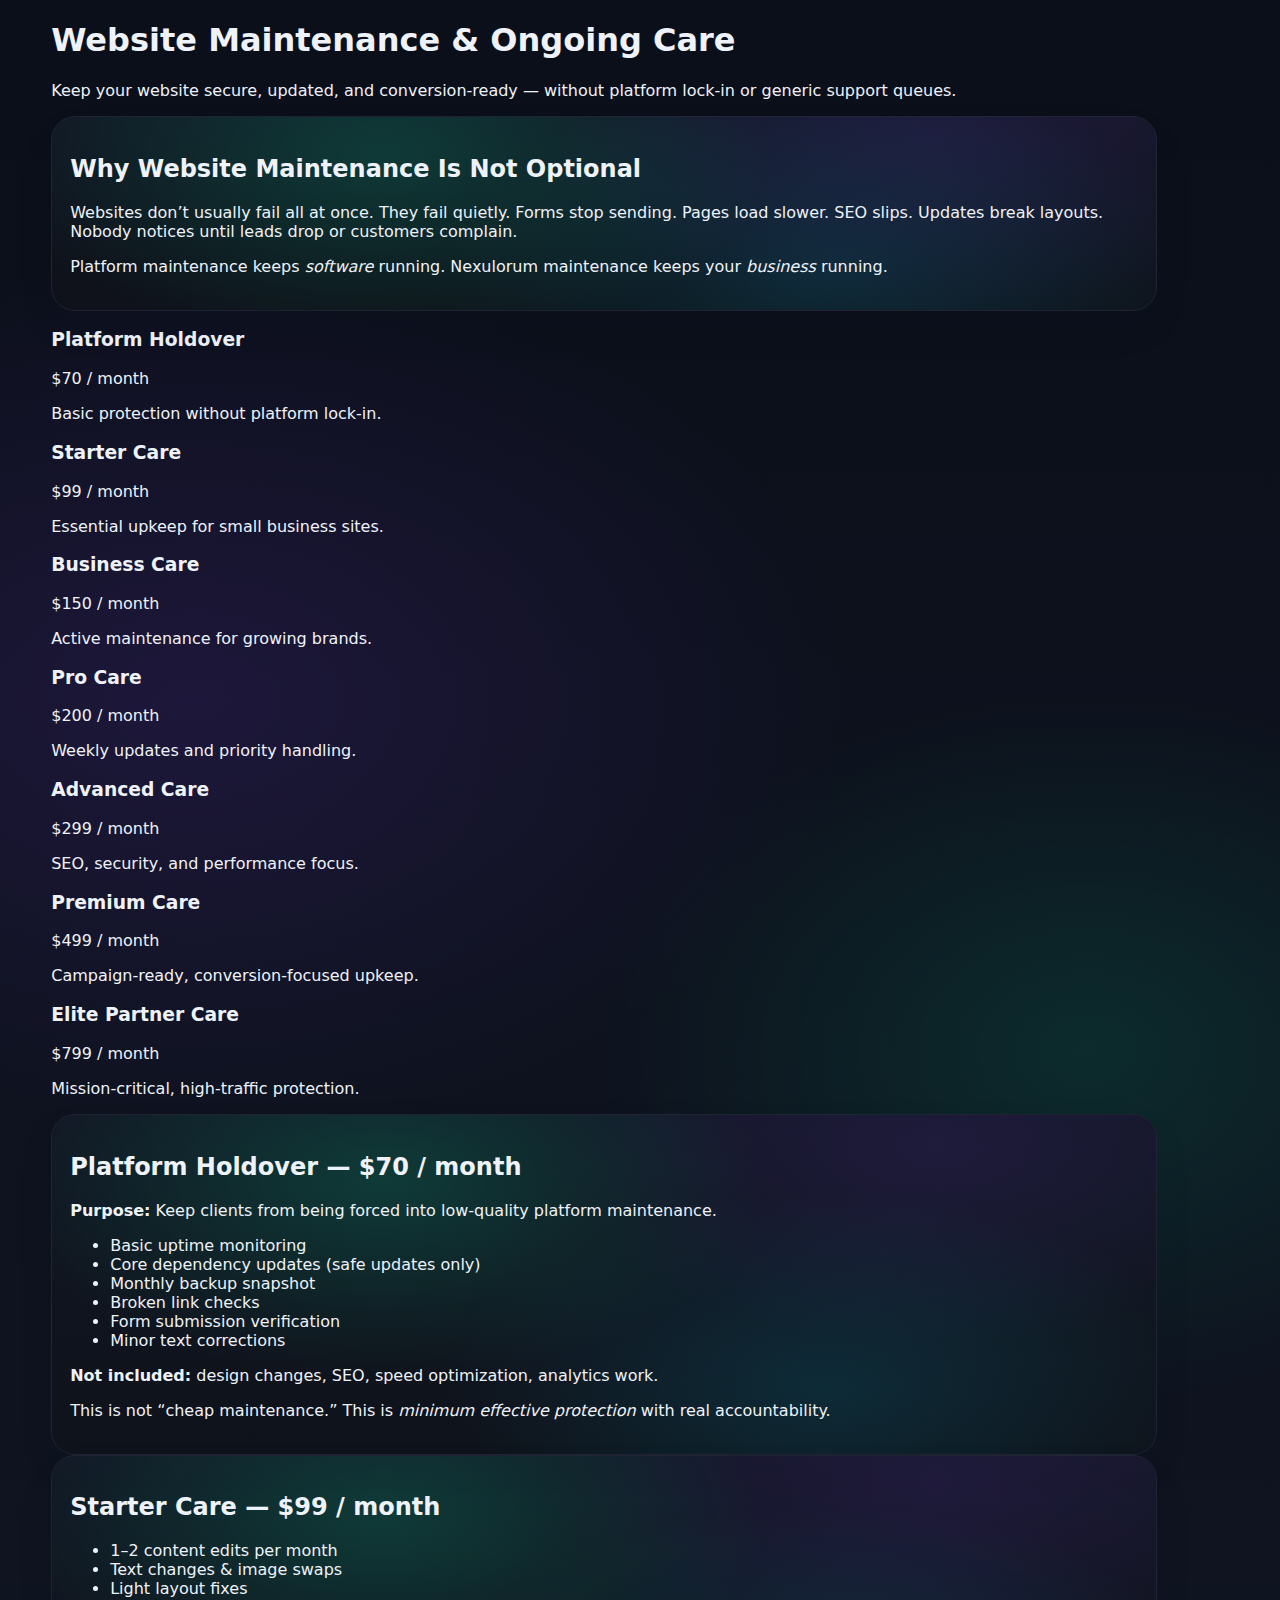
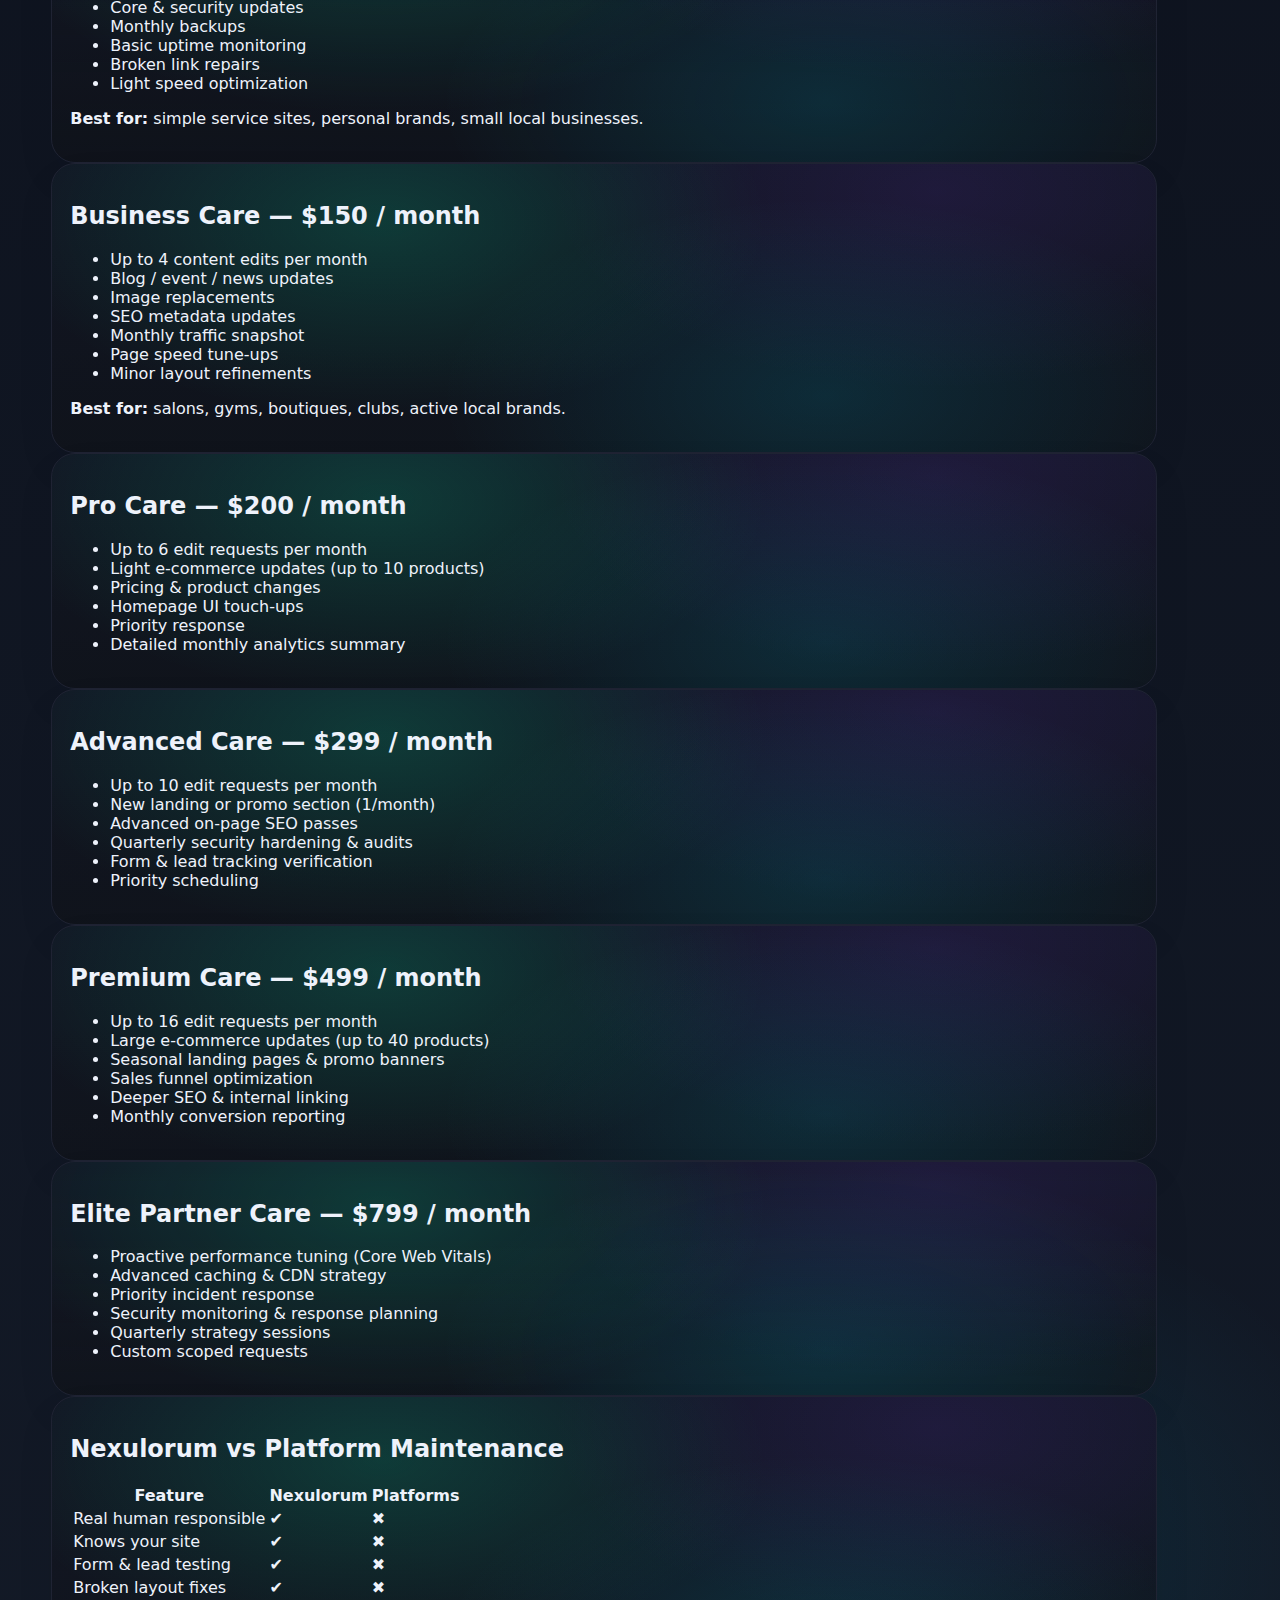
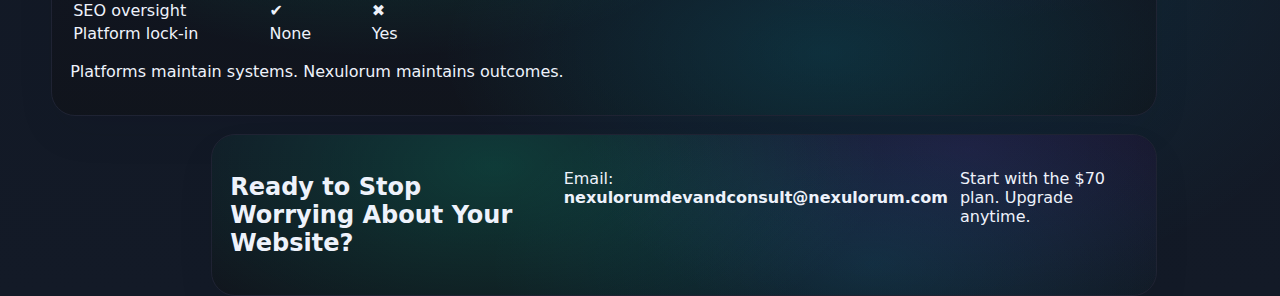
<file: maintenance.html>
<!doctype html>
<html lang="en">
<head>
  <meta charset="utf-8" />
  <meta name="viewport" content="width=device-width, initial-scale=1" />
  <title>Nexulorum — Website Maintenance</title>
  <meta name="description" content="Professional website maintenance plans that keep your site secure, updated, and converting. No platform lock-in. Real accountability." />
  <link rel="stylesheet" href="/styles.css" />
</head>

<body>

<main class="container section">

  <!-- HERO -->
  <header class="pagehead">
    <h1 class="h1">Website Maintenance & Ongoing Care</h1>
    <p class="lede">
      Keep your website secure, updated, and conversion-ready —
      without platform lock-in or generic support queues.
    </p>
  </header>

  <!-- WHY IT MATTERS -->
  <section class="panel">
    <h2 class="h2">Why Website Maintenance Is Not Optional</h2>
    <p>
      Websites don’t usually fail all at once. They fail quietly.
      Forms stop sending. Pages load slower. SEO slips. Updates break layouts.
      Nobody notices until leads drop or customers complain.
    </p>
    <p>
      Platform maintenance keeps <em>software</em> running.
      Nexulorum maintenance keeps your <em>business</em> running.
    </p>
  </section>

  <!-- PLANS OVERVIEW -->
  <section class="grid cards">

    <a class="card card--click" href="#holdover">
      <h3 class="card__title">Platform Holdover</h3>
      <p class="card__price">$70 / month</p>
      <p class="card__text">Basic protection without platform lock-in.</p>
    </a>

    <a class="card card--click" href="#starter">
      <h3 class="card__title">Starter Care</h3>
      <p class="card__price">$99 / month</p>
      <p class="card__text">Essential upkeep for small business sites.</p>
    </a>

    <a class="card card--click" href="#business">
      <h3 class="card__title">Business Care</h3>
      <p class="card__price">$150 / month</p>
      <p class="card__text">Active maintenance for growing brands.</p>
    </a>

    <a class="card card--click" href="#pro">
      <h3 class="card__title">Pro Care</h3>
      <p class="card__price">$200 / month</p>
      <p class="card__text">Weekly updates and priority handling.</p>
    </a>

    <a class="card card--click" href="#advanced">
      <h3 class="card__title">Advanced Care</h3>
      <p class="card__price">$299 / month</p>
      <p class="card__text">SEO, security, and performance focus.</p>
    </a>

    <a class="card card--click" href="#premium">
      <h3 class="card__title">Premium Care</h3>
      <p class="card__price">$499 / month</p>
      <p class="card__text">Campaign-ready, conversion-focused upkeep.</p>
    </a>

    <a class="card card--click" href="#elite">
      <h3 class="card__title">Elite Partner Care</h3>
      <p class="card__price">$799 / month</p>
      <p class="card__text">Mission-critical, high-traffic protection.</p>
    </a>

  </section>

  <!-- $70 PLAN -->
  <section id="holdover" class="panel anchor">
    <h2 class="h2">Platform Holdover — $70 / month</h2>
    <p><strong>Purpose:</strong> Keep clients from being forced into low-quality platform maintenance.</p>

    <ul class="bullets">
      <li>Basic uptime monitoring</li>
      <li>Core dependency updates (safe updates only)</li>
      <li>Monthly backup snapshot</li>
      <li>Broken link checks</li>
      <li>Form submission verification</li>
      <li>Minor text corrections</li>
    </ul>

    <p><strong>Not included:</strong> design changes, SEO, speed optimization, analytics work.</p>
    <p>
      This is not “cheap maintenance.”  
      This is <em>minimum effective protection</em> with real accountability.
    </p>
  </section>

  <!-- STARTER -->
  <section id="starter" class="panel anchor">
    <h2 class="h2">Starter Care — $99 / month</h2>
    <ul class="bullets">
      <li>1–2 content edits per month</li>
      <li>Text changes & image swaps</li>
      <li>Light layout fixes</li>
      <li>Core & security updates</li>
      <li>Monthly backups</li>
      <li>Basic uptime monitoring</li>
      <li>Broken link repairs</li>
      <li>Light speed optimization</li>
    </ul>
    <p><strong>Best for:</strong> simple service sites, personal brands, small local businesses.</p>
  </section>

  <!-- BUSINESS -->
  <section id="business" class="panel anchor">
    <h2 class="h2">Business Care — $150 / month</h2>
    <ul class="bullets">
      <li>Up to 4 content edits per month</li>
      <li>Blog / event / news updates</li>
      <li>Image replacements</li>
      <li>SEO metadata updates</li>
      <li>Monthly traffic snapshot</li>
      <li>Page speed tune-ups</li>
      <li>Minor layout refinements</li>
    </ul>
    <p><strong>Best for:</strong> salons, gyms, boutiques, clubs, active local brands.</p>
  </section>

  <!-- PRO -->
  <section id="pro" class="panel anchor">
    <h2 class="h2">Pro Care — $200 / month</h2>
    <ul class="bullets">
      <li>Up to 6 edit requests per month</li>
      <li>Light e-commerce updates (up to 10 products)</li>
      <li>Pricing & product changes</li>
      <li>Homepage UI touch-ups</li>
      <li>Priority response</li>
      <li>Detailed monthly analytics summary</li>
    </ul>
  </section>

  <!-- ADVANCED -->
  <section id="advanced" class="panel anchor">
    <h2 class="h2">Advanced Care — $299 / month</h2>
    <ul class="bullets">
      <li>Up to 10 edit requests per month</li>
      <li>New landing or promo section (1/month)</li>
      <li>Advanced on-page SEO passes</li>
      <li>Quarterly security hardening & audits</li>
      <li>Form & lead tracking verification</li>
      <li>Priority scheduling</li>
    </ul>
  </section>

  <!-- PREMIUM -->
  <section id="premium" class="panel anchor">
    <h2 class="h2">Premium Care — $499 / month</h2>
    <ul class="bullets">
      <li>Up to 16 edit requests per month</li>
      <li>Large e-commerce updates (up to 40 products)</li>
      <li>Seasonal landing pages & promo banners</li>
      <li>Sales funnel optimization</li>
      <li>Deeper SEO & internal linking</li>
      <li>Monthly conversion reporting</li>
    </ul>
  </section>

  <!-- ELITE -->
  <section id="elite" class="panel anchor">
    <h2 class="h2">Elite Partner Care — $799 / month</h2>
    <ul class="bullets">
      <li>Proactive performance tuning (Core Web Vitals)</li>
      <li>Advanced caching & CDN strategy</li>
      <li>Priority incident response</li>
      <li>Security monitoring & response planning</li>
      <li>Quarterly strategy sessions</li>
      <li>Custom scoped requests</li>
    </ul>
  </section>

  <!-- COMPARISON -->
  <section class="panel">
    <h2 class="h2">Nexulorum vs Platform Maintenance</h2>

    <table class="comparison">
      <tr>
        <th>Feature</th>
        <th>Nexulorum</th>
        <th>Platforms</th>
      </tr>
      <tr><td>Real human responsible</td><td>✔</td><td>✖</td></tr>
      <tr><td>Knows your site</td><td>✔</td><td>✖</td></tr>
      <tr><td>Form & lead testing</td><td>✔</td><td>✖</td></tr>
      <tr><td>Broken layout fixes</td><td>✔</td><td>✖</td></tr>
      <tr><td>SEO oversight</td><td>✔</td><td>✖</td></tr>
      <tr><td>Platform lock-in</td><td>None</td><td>Yes</td></tr>
    </table>

    <p>
      Platforms maintain systems.  
      Nexulorum maintains outcomes.
    </p>
  </section>

  <!-- CTA -->
  <section class="cta panel">
    <h2 class="h2">Ready to Stop Worrying About Your Website?</h2>
    <p>Email: <strong>nexulorumdevandconsult@nexulorum.com</strong></p>
    <p>Start with the $70 plan. Upgrade anytime.</p>
  </section>

</main>

</body>
</html>
</file>
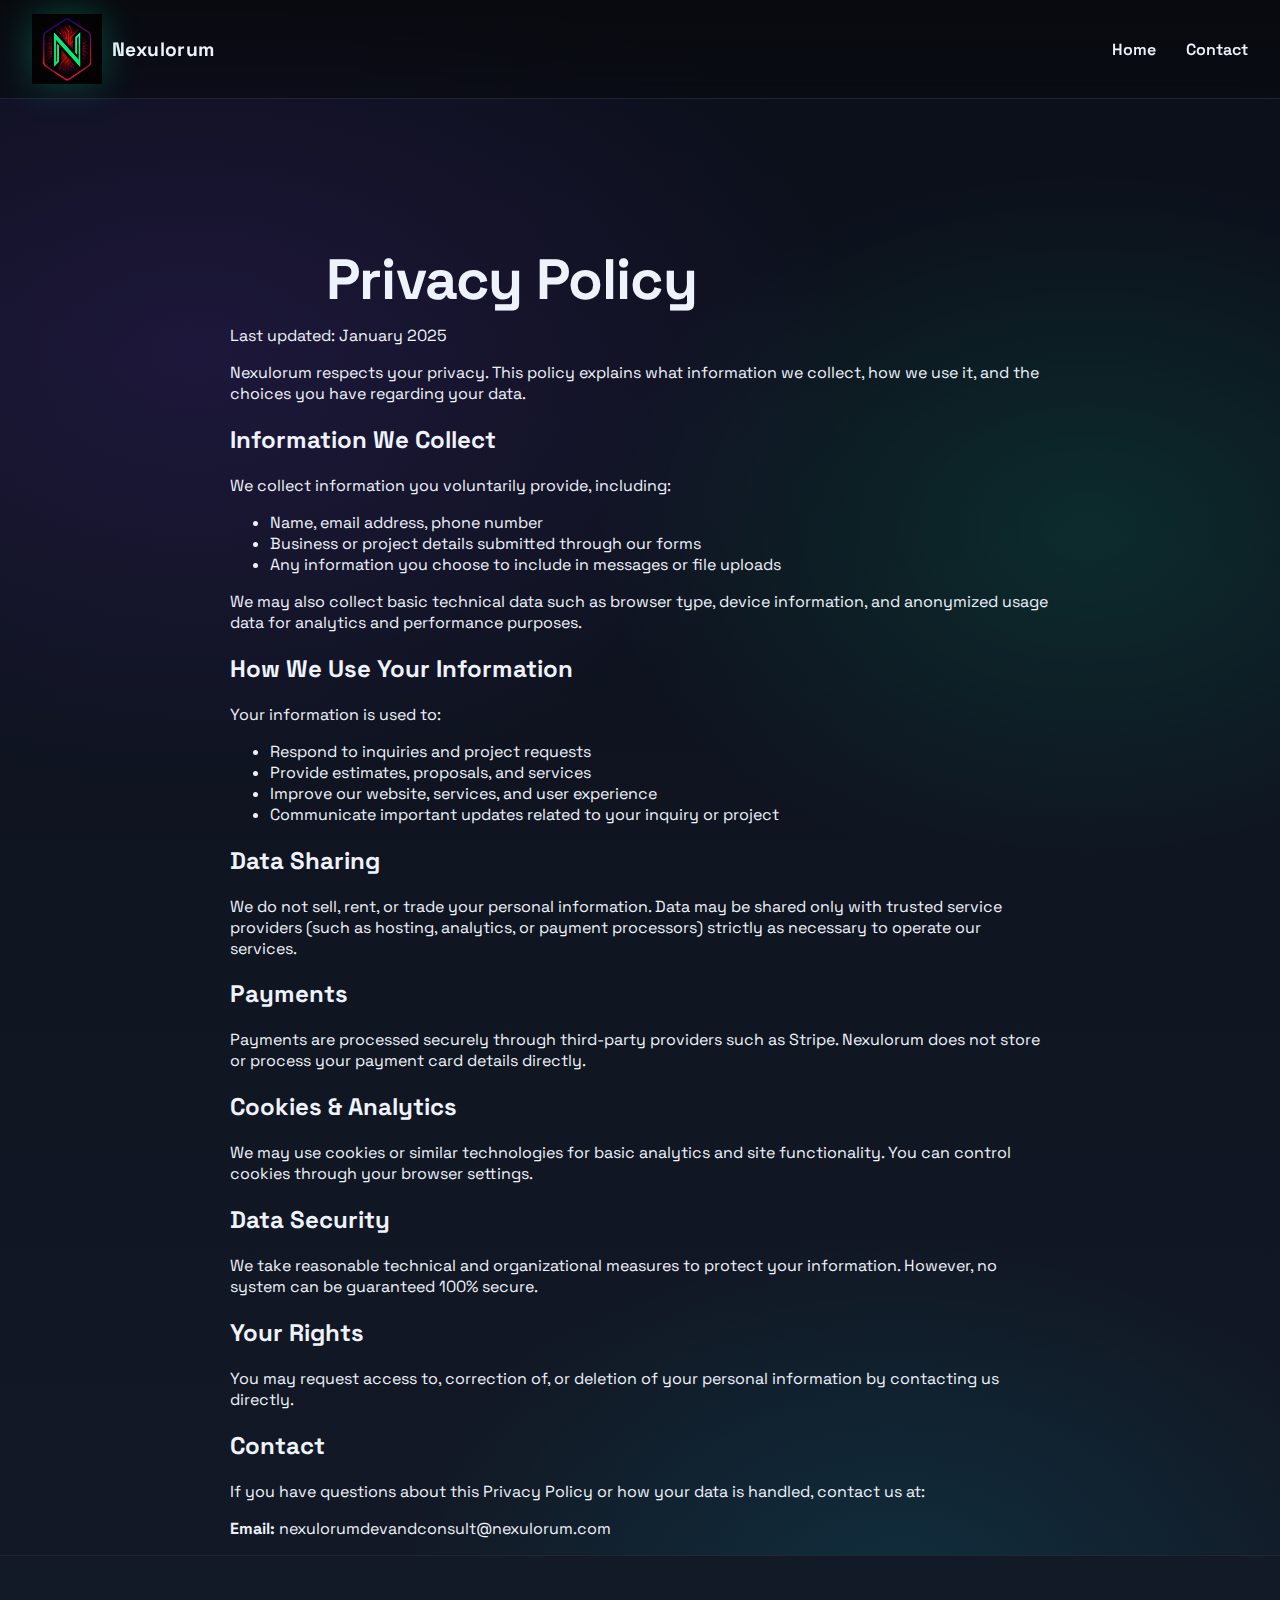
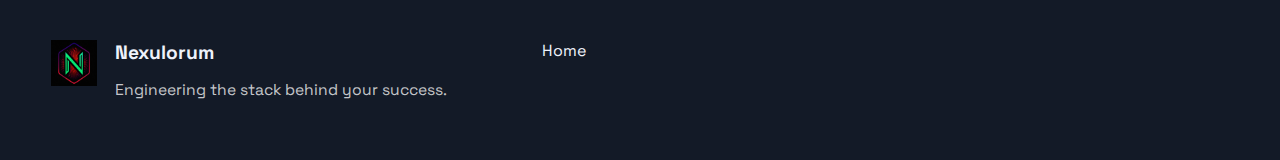
<file: privacy.html>
<!doctype html>
<html lang="en">
<head>
  <meta charset="utf-8" />
  <meta name="viewport" content="width=device-width, initial-scale=1" />

  <title>Privacy Policy — Nexulorum</title>
  <meta name="description" content="Nexulorum privacy policy explaining how we collect, use, and protect information." />
  <meta name="theme-color" content="#0b0d10" />

  <link rel="preconnect" href="https://fonts.googleapis.com">
  <link rel="preconnect" href="https://fonts.gstatic.com" crossorigin>
  <link
    href="https://fonts.googleapis.com/css2?family=Space+Grotesk:wght@400;500;600;700&family=JetBrains+Mono:wght@400;600&display=swap"
    rel="stylesheet"
  >
  <link rel="stylesheet" href="styles.css" />
</head>

<body>
  <a class="skip" href="#main">Skip to content</a>

  <header class="site-header">
    <nav class="nav">
      <a class="brand" href="/" aria-label="Nexulorum home">
        <img class="brand__mark" src="assets/nexulorum_emblem_icon.webp" alt="Nexulorum emblem" />
        <span class="brand__name">Nexulorum</span>
      </a>
      <div class="nav__links">
        <a href="/">Home</a>
        <a href="/#contact">Contact</a>
      </div>
    </nav>
  </header>

  <main id="main">
    <section class="section section--alt">
      <div class="container" style="max-width:820px">
        <h1 class="headline">Privacy Policy</h1>
        <p class="micro">Last updated: January 2025</p>

        <p>
          Nexulorum respects your privacy. This policy explains what information we collect,
          how we use it, and the choices you have regarding your data.
        </p>

        <h2>Information We Collect</h2>
        <p>We collect information you voluntarily provide, including:</p>
        <ul>
          <li>Name, email address, phone number</li>
          <li>Business or project details submitted through our forms</li>
          <li>Any information you choose to include in messages or file uploads</li>
        </ul>

        <p>
          We may also collect basic technical data such as browser type, device information,
          and anonymized usage data for analytics and performance purposes.
        </p>

        <h2>How We Use Your Information</h2>
        <p>Your information is used to:</p>
        <ul>
          <li>Respond to inquiries and project requests</li>
          <li>Provide estimates, proposals, and services</li>
          <li>Improve our website, services, and user experience</li>
          <li>Communicate important updates related to your inquiry or project</li>
        </ul>

        <h2>Data Sharing</h2>
        <p>
          We do not sell, rent, or trade your personal information.
          Data may be shared only with trusted service providers (such as hosting,
          analytics, or payment processors) strictly as necessary to operate our services.
        </p>

        <h2>Payments</h2>
        <p>
          Payments are processed securely through third-party providers such as Stripe.
          Nexulorum does not store or process your payment card details directly.
        </p>

        <h2>Cookies & Analytics</h2>
        <p>
          We may use cookies or similar technologies for basic analytics and site
          functionality. You can control cookies through your browser settings.
        </p>

        <h2>Data Security</h2>
        <p>
          We take reasonable technical and organizational measures to protect your
          information. However, no system can be guaranteed 100% secure.
        </p>

        <h2>Your Rights</h2>
        <p>
          You may request access to, correction of, or deletion of your personal information
          by contacting us directly.
        </p>

        <h2>Contact</h2>
        <p>
          If you have questions about this Privacy Policy or how your data is handled,
          contact us at:
        </p>
        <p>
          <strong>Email:</strong>
          <a href="mailto:nexulorumdevandconsult@nexulorum.com">
            nexulorumdevandconsult@nexulorum.com
          </a>
        </p>
      </div>
    </section>
  </main>

  <footer class="footer">
    <div class="container footer__inner">
      <div class="footer__left">
        <img class="footer__mark" src="assets/nexulorum_emblem_icon.webp" alt="" />
        <div>
          <div class="footer__name">Nexulorum</div>
          <div class="footer__tag">Engineering the stack behind your success.</div>
        </div>
      </div>

      <div class="footer__right">
        <a href="/">Home</a>
      </div>
    </div>
  </footer>
</body>
</html>
</file>
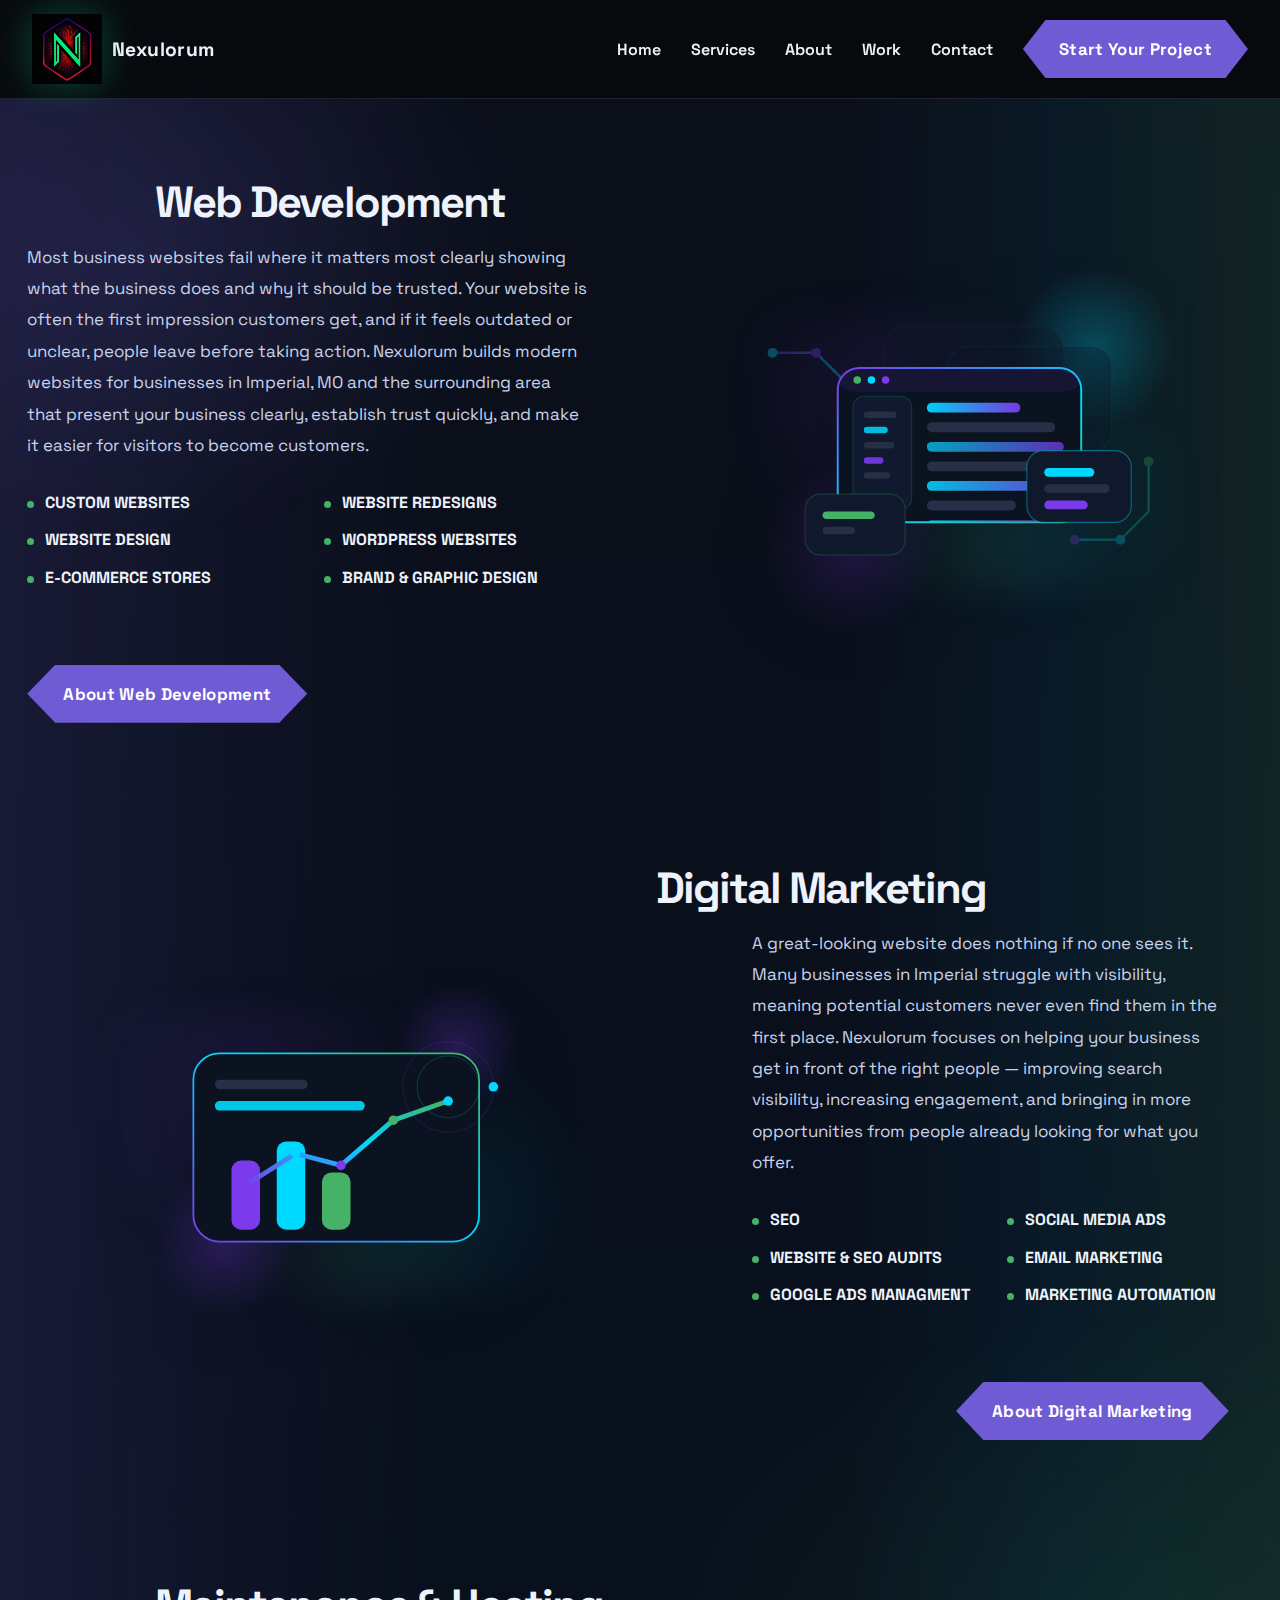
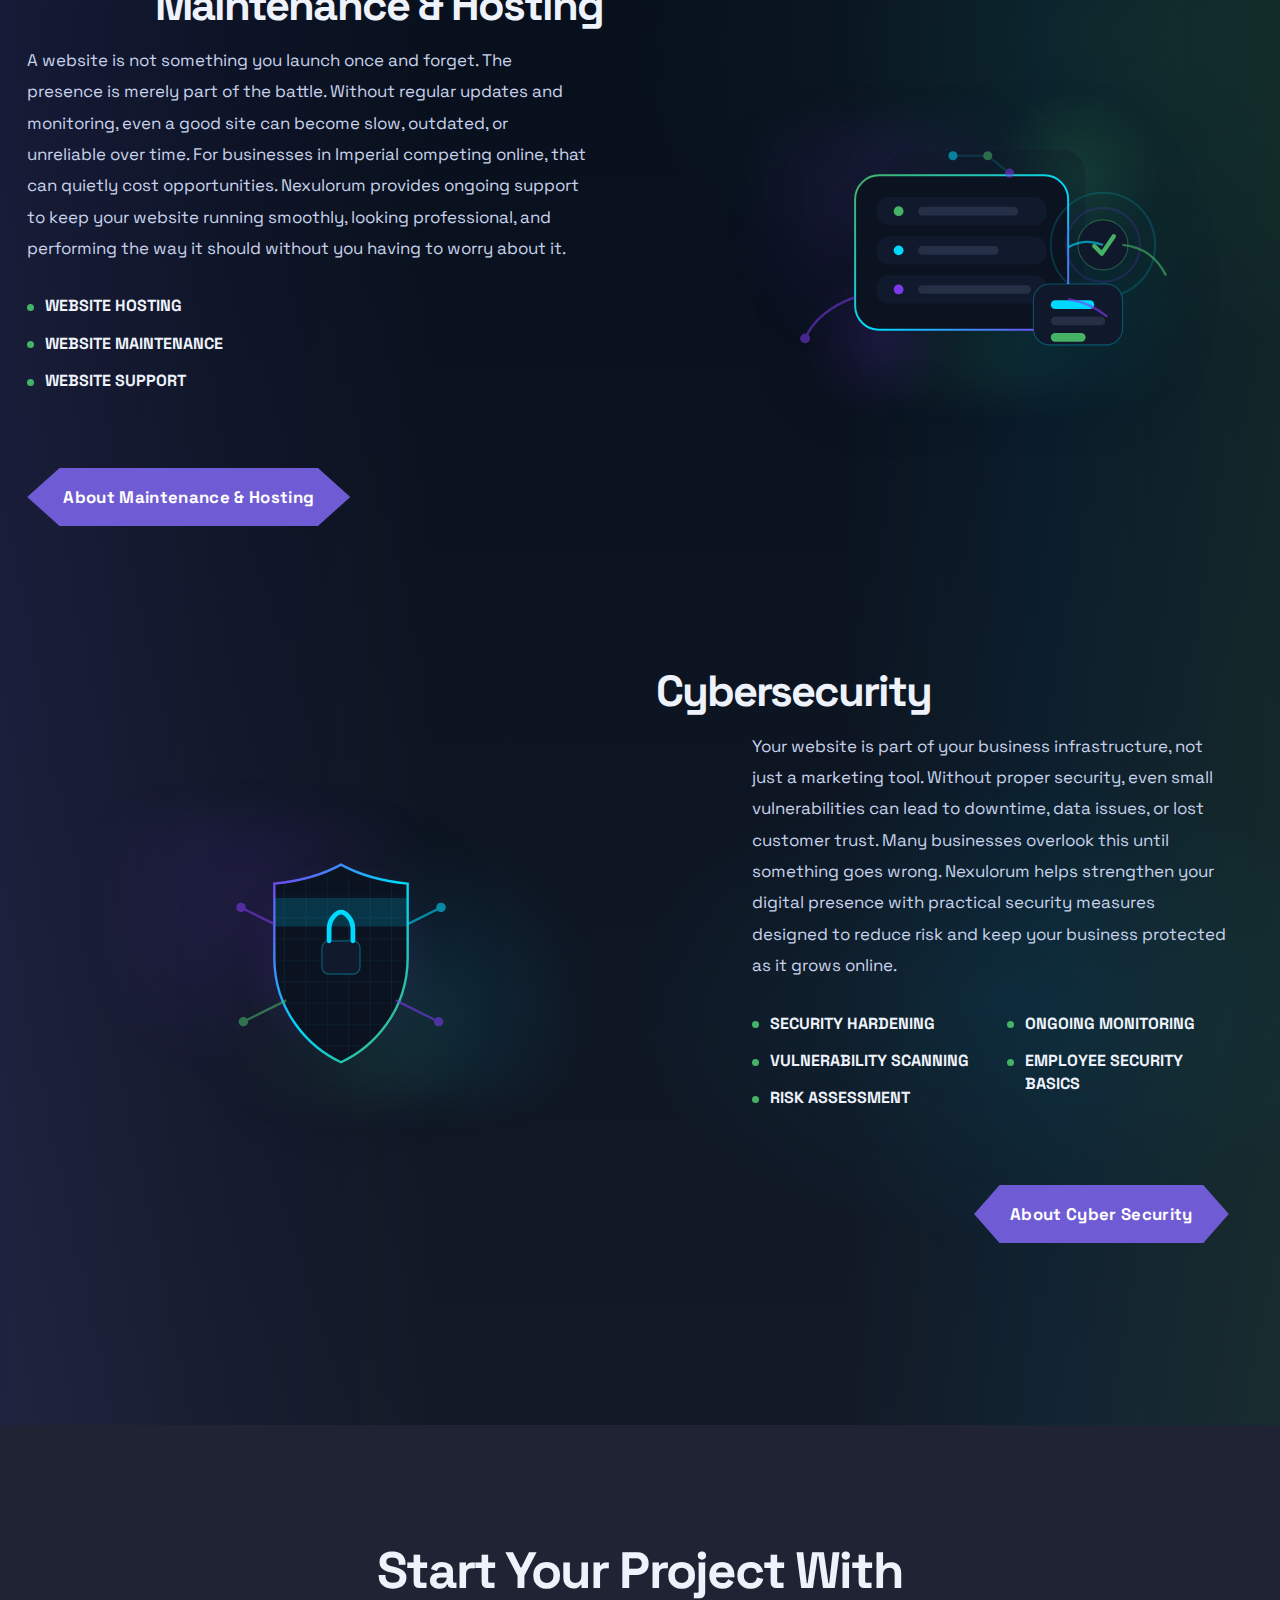
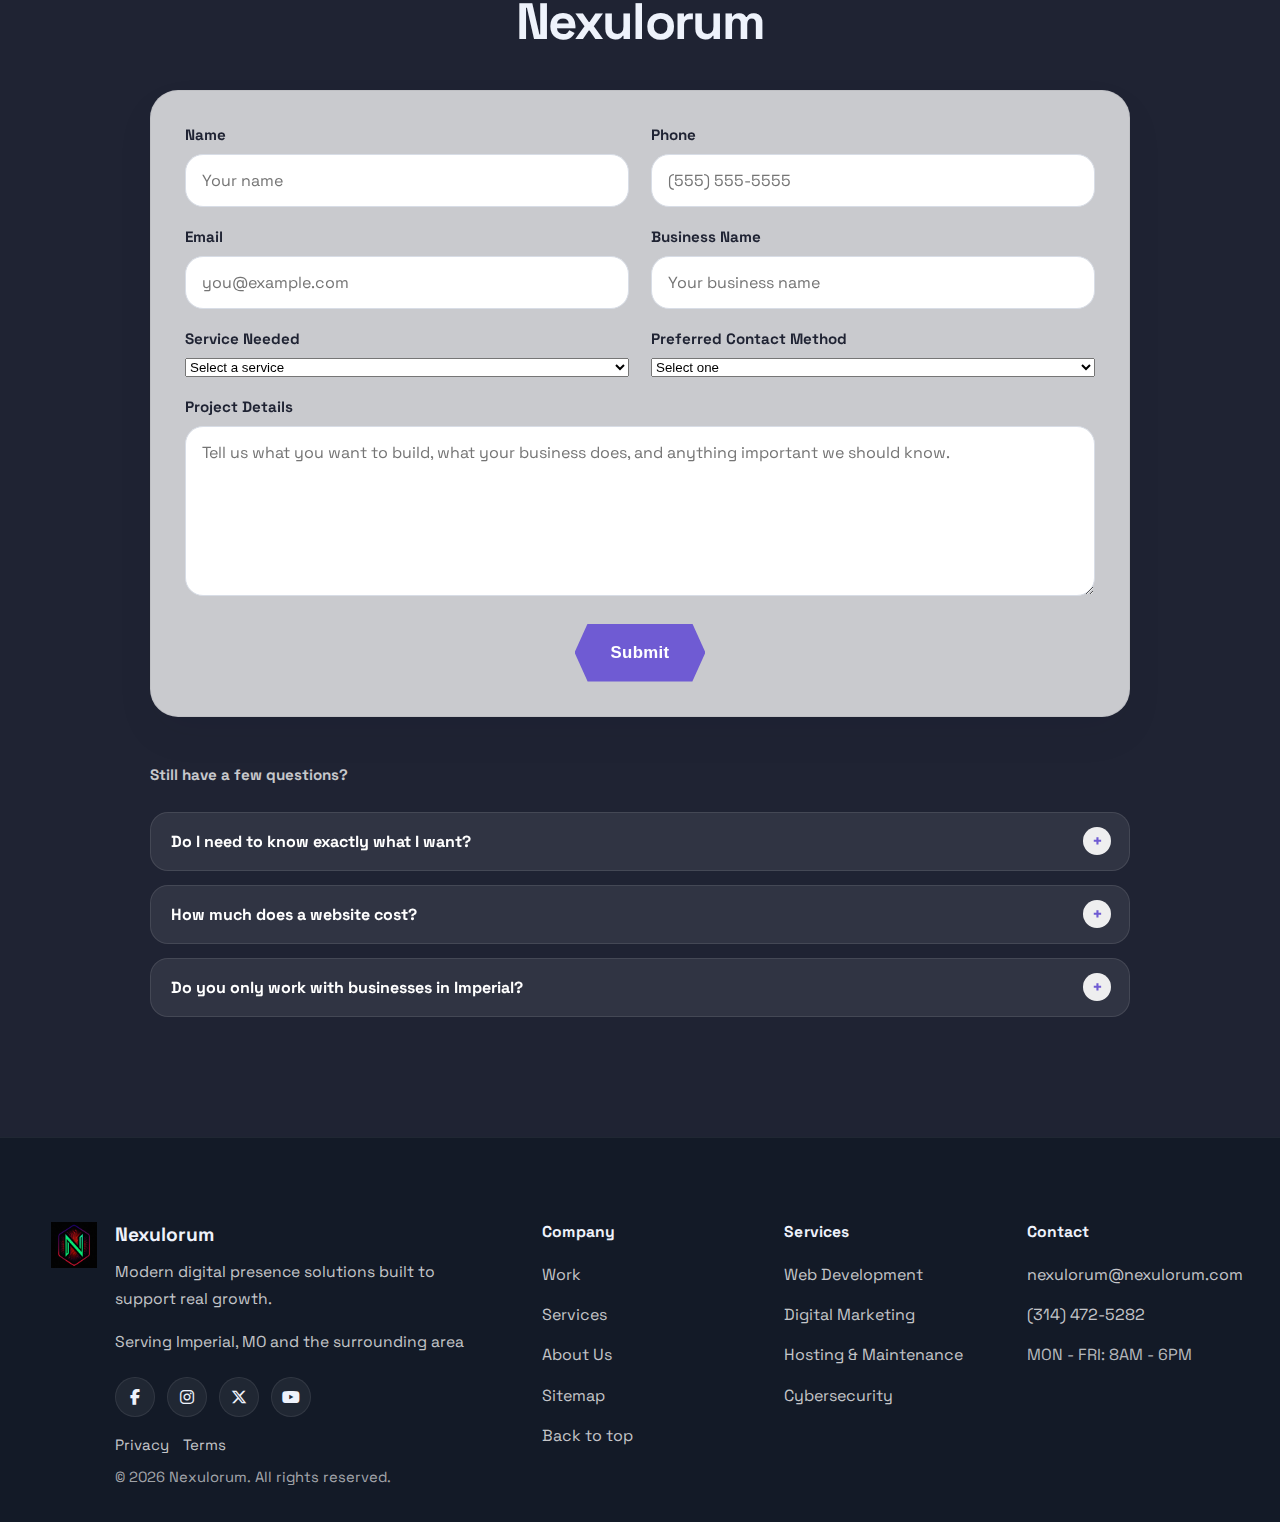
<file: services.html>
<!doctype html>
<html lang="en">
<head>
  <meta charset="utf-8" />
  <meta name="viewport" content="width=device-width, initial-scale=1" />
  <title>Web Services in Imperial, MO | Nexulorum</title>
  <meta name="description" content="Explore Nexulorum services in Imperial, MO, including web development, SEO and digital marketing, website hosting and maintenance, and cybersecurity for small businesses." />
  <link rel="canonical" href="https://www.nexulorum.com/services.html" />

  <meta name="theme-color" content="#0b0d10" />

  <meta name="geo.region" content="US-MO" />
  <meta name="geo.placename" content="Imperial, Missouri" />
  <meta property="og:type" content="website" />
  <meta property="og:site_name" content="Nexulorum" />
  <meta property="og:title" content="Digital Services in Imperial, MO | Nexulorum" />
  <meta property="og:description" content="Web development, SEO and digital marketing, hosting and maintenance, and cybersecurity services for small businesses in Imperial, MO." />
  <meta property="og:url" content="https://www.nexulorum.com/services.html" />
  <meta property="og:image" content="https://www.nexulorum.com/assets/nexulorum_logo_full.webp" />
  <meta property="og:image:alt" content="Nexulorum services logo" />
  <meta name="twitter:card" content="summary_large_image" />
  <meta name="twitter:title" content="Digital Services in Imperial, MO | Nexulorum" />
  <meta name="twitter:description" content="Web development, SEO and digital marketing, hosting and maintenance, and cybersecurity services for small businesses in Imperial, MO." />
  <meta name="twitter:image" content="https://www.nexulorum.com/assets/nexulorum_logo_full.webp" />
  <meta name="robots" content="index,follow" />
  <meta name="google-site-verification" content="WSrfeSoO9x6S44C5ueUsicDAHoT_mNsmIZjKCud0vjU" />
  <link rel="preconnect" href="https://fonts.googleapis.com">
  <link rel="preconnect" href="https://fonts.gstatic.com" crossorigin>
  <link href="https://fonts.googleapis.com/css2?family=Space+Grotesk:wght@400;500;600;700&family=JetBrains+Mono:wght@400;600&display=swap" rel="stylesheet">
  <link rel="stylesheet" href="https://cdnjs.cloudflare.com/ajax/libs/font-awesome/6.5.2/css/all.min.css">
  <link rel="icon" href="/assets/favicon.ico" />
  <link rel="stylesheet" href="/css/base.css" />
  <link rel="stylesheet" href="/css/services.css" />
  <link rel="stylesheet" href="/css/intake.css" />


  <link rel="preload" as="image" href="/assets/nexulorum_logo_full.webp" imagesrcset="/assets/nexulorum_logo_full.webp 1x, /assets/nexulorum_logo_full_1024">
  <script type="application/ld+json">
    {
      "@context": "https://schema.org", 
      "@type": "ProfessionalService",
      "name": "Nexulorum",
      "url": "https://www.nexulorum.com/",
      "image": "https://www.nexulorum.com/assets/nexulorum_logo_full.webp",
      "telephone": "(314) 472-5282",
      "email": "nexulorum@nexulorum.com",

      "address": {
        "@type": "PostalAddress",
        "addressLocality": "Imperial",
        "addressRegion": "MO",
        "addressCountry": "US"
      },

      "areaServed": [
        {
          "@type": "City",
          "name": "Imperial"
        },
        {
          "@type": "AdministrativeArea",
          "name": "Jefferson County"
        }
      ],
 
      "sameAs": [
        "https://www.facebook.com/people/Nexulorum/61586324810774/",
        "https://www.instagram.com/nexulorum54/",
      ]
    }
  </script>
  <script type="application/ld+json">
    {
      "@context": "https://schema.org",
      "@type": "CollectionPage",
      "@id": "https://www.nexulorum.com/services.html#webpage",
      "url": "https://www.nexulorum.com/services.html",
      "name": "Digital Services in Imperial, MO | Nexulorum",
      "description": "Explore Nexulorum services in Imperial, MO, including web development, SEO and digital marketing, website hosting and maintenance, and cybersecurity for small businesses.",
      "about": {
        "@id": "https://www.nexulorum.com/#business"
      },
      "isPartOf": {
        "@id": "https://www.nexulorum.com/#website"
      },
      "mainEntity": {
        "@type": "ItemList",
        "itemListElement": [
          {
            "@type": "ListItem",
            "position": 1,
            "url": "https://www.nexulorum.com/web-development.html",
            "name": "Web Development"
          },
          {
            "@type": "ListItem",
            "position": 2,
            "url": "https://www.nexulorum.com/seo-marketing.html",
            "name": "SEO and Digital Marketing"
          },
          {
            "@type": "ListItem",
            "position": 3,
            "url": "https://www.nexulorum.com/maintenance-&-hosting.html",
            "name": "Website Hosting and Maintenance"
          },
          {
            "@type": "ListItem",
            "position": 4,
            "url": "https://www.nexulorum.com/cybersecurity.html",
            "name": "Cybersecurity Services"
          }
        ]
      }
    }
  </script>
</head>

<body>
  <a class="skip" href="#main">Skip to content</a>

  <header class="site-header">
    <nav class="nav">
      <a class="brand" href="#top" aria-label="Nexulorum home">
        <img class="brand__mark" src="/assets/nexulorum_emblem_icon.webp" alt="Nexulorum emblem" />
        <span class="brand__name">Nexulorum</span>
      </a>
 
      <button class="nav__toggle" type="button" aria-label="Open menu" aria-expanded="false" aria-controls="navLinks">
        <span></span><span></span><span></span>
      </button>

<!--Navigation section-->
      <div class="nav__links" id="navLinks" data-nav-links>
        <a href="/index.html">Home</a>
        <a href="/services.html">Services</a>
        <a href="/about-us.html">About</a>
        <a href="/index.html#featured_work">Work</a>
        <a href="/contact.html">Contact</a>
        <a href="/intake.html" class="cta-btn hex-btn hex-primary">
          <span>Start Your Project</span>
        </a>
      </div>
    </nav>
  </header>
  <main>
  <!--Services section-->
    <section class="services-section" id="services">
      <div class="container container--services">

        <!-- Web Development -->
        <article class="service-block">
          <div class="service-content">
            <h3 class="web_dev">Web Development</h3>
            <div class="service-body">
              <p>
              Most business websites fail where it matters most clearly showing what the business does and why it should be trusted. Your website is often the first impression customers get, and if it feels outdated or unclear, people leave before taking action. Nexulorum builds modern websites for businesses in Imperial, MO and the surrounding area that present your business clearly, establish trust quickly, and make it easier for visitors to become customers.
              </p>

              <div class="service-list-grid">
                <ul>
                  <li>Custom Websites</li>
                  <li>Website Design</li>
                  <li>E-Commerce Stores</li>
                  
                </ul>
                <ul>
                  <li>Website Redesigns</li>
                  <li>WordPress Websites</li>
                  <li>Brand &amp; Graphic Design</li>
                </ul>
              </div>

              <div class="service-btn-row">
                <a href="/web-development.html" class="cta-btn hex-btn hex-primary">
                  <span>About Web Development</span>
                </a>
              </div>
            </div>
          </div>

          <div class="service-visual service-visual--webdev" aria-hidden="true">
            <svg viewBox="0 0 460 340">
              <defs>
                <linearGradient id="wd-grad-1" x1="0%" y1="0%" x2="100%" y2="100%">
                  <stop offset="0%" stop-color="#7c3aed" />
                  <stop offset="55%" stop-color="#00d9ff" />
                  <stop offset="100%" stop-color="#45b266" />
                </linearGradient>

                <linearGradient id="wd-grad-2" x1="0%" y1="0%" x2="100%" y2="0%">
                  <stop offset="0%" stop-color="#00d9ff" />
                  <stop offset="100%" stop-color="#7c3aed" />
                </linearGradient>

                <radialGradient id="wd-glow-main" cx="50%" cy="50%" r="50%">
                  <stop offset="0%" stop-color="#00d9ff" stop-opacity="0.26" />
                  <stop offset="100%" stop-color="#00d9ff" stop-opacity="0" />
                </radialGradient>

                <radialGradient id="wd-glow-soft" cx="50%" cy="50%" r="50%">
                  <stop offset="0%" stop-color="#7c3aed" stop-opacity="0.20" />
                  <stop offset="100%" stop-color="#7c3aed" stop-opacity="0" />
                </radialGradient>

                <clipPath id="wd-main-clip">
                  <rect x="112" y="92" width="224" height="142" rx="18" />
                </clipPath>

                <clipPath id="wd-side-clip">
                  <rect x="122" y="118" width="54" height="104" rx="10" />
                </clipPath>
              </defs>

              <circle class="sv-glow-pulse" cx="348" cy="74" r="74" fill="url(#wd-glow-main)" />
              <circle class="sv-glow-pulse sv-delay-2" cx="126" cy="256" r="82" fill="url(#wd-glow-soft)" />

              <g class="sv-float-1" opacity="0.30">
                <path d="M52 78 L92 78 L116 102 L116 148" fill="none" stroke="url(#wd-grad-1)" stroke-width="2.2"/>
                <circle cx="52" cy="78" r="4.5" fill="#00d9ff"/>
                <circle cx="92" cy="78" r="4.5" fill="#7c3aed"/>
                <circle cx="116" cy="148" r="4.5" fill="#45b266"/>
              </g>

              <g class="sv-float-2" opacity="0.26">
                <path d="M330 250 L372 250 L398 224 L398 178" fill="none" stroke="url(#wd-grad-1)" stroke-width="2.2"/>
                <circle cx="330" cy="250" r="4.5" fill="#7c3aed"/>
                <circle cx="372" cy="250" r="4.5" fill="#00d9ff"/>
                <circle cx="398" cy="178" r="4.5" fill="#45b266"/>
              </g>

              <g class="sv-panel-drift" opacity="0.36">
                <rect x="154" y="54" width="166" height="108" rx="20" fill="#101827" stroke="rgba(124,58,237,0.24)" />
              </g>

              <g class="sv-float-1" opacity="0.32">
                <rect x="214" y="72" width="150" height="96" rx="18" fill="#0f1727" stroke="rgba(0,217,255,0.20)" />
              </g>

              <g class="sv-float-main">
                <rect x="112" y="92" width="224" height="142" rx="20" fill="#0b1220" stroke="url(#wd-grad-1)" stroke-width="1.8"/>
                <rect x="112" y="92" width="224" height="22" rx="20" fill="rgba(124,58,237,0.10)" />

                <circle cx="130" cy="103" r="3.5" fill="#45b266" />
                <circle cx="143" cy="103" r="3.5" fill="#00d9ff" />
                <circle cx="156" cy="103" r="3.5" fill="#7c3aed" />

                <rect x="126" y="118" width="54" height="104" rx="10" fill="#10192d" stroke="rgba(0,217,255,0.18)" />
                <g clip-path="url(#wd-side-clip)">
                  <rect x="136" y="132" width="30" height="6" rx="3" fill="#253047" />
                  <rect x="136" y="146" width="22" height="6" rx="3" fill="#00d9ff" opacity="0.85" />
                  <rect x="136" y="160" width="28" height="6" rx="3" fill="#253047" />
                  <rect x="136" y="174" width="18" height="6" rx="3" fill="#7c3aed" opacity="0.9" />
                  <rect x="136" y="188" width="24" height="6" rx="3" fill="#253047" />
                </g>

                <g clip-path="url(#wd-main-clip)">
                  <g class="sv-code-scroll">
                    <rect x="194" y="124" width="86" height="9" rx="4.5" fill="url(#wd-grad-2)" opacity="0.95"/>
                    <rect x="194" y="142" width="118" height="9" rx="4.5" fill="#253047" />
                    <rect x="194" y="160" width="126" height="9" rx="4.5" fill="url(#wd-grad-2)" opacity="0.72"/>
                    <rect x="194" y="178" width="96" height="9" rx="4.5" fill="#253047" />
                    <rect x="194" y="196" width="134" height="9" rx="4.5" fill="url(#wd-grad-2)" opacity="0.86"/>
                    <rect x="194" y="214" width="82" height="9" rx="4.5" fill="#253047" />
                    <rect x="194" y="232" width="118" height="9" rx="4.5" fill="url(#wd-grad-2)" opacity="0.68"/>
                  </g>
                </g>
              </g>

              <g class="sv-float-2">
                <rect x="286" y="168" width="96" height="66" rx="15" fill="#10192c" stroke="rgba(0,217,255,0.42)" />
                <rect x="302" y="184" width="46" height="8" rx="4" fill="#00d9ff" />
                <rect x="302" y="199" width="60" height="8" rx="4" fill="#253047" />
                <rect x="302" y="214" width="40" height="8" rx="4" fill="#7c3aed" />
              </g>

              <g class="sv-float-1">
                <rect x="82" y="208" width="92" height="56" rx="14" fill="#10192c" stroke="rgba(69,178,102,0.24)" />
                <rect x="98" y="224" width="48" height="7" rx="4" fill="#45b266" />
                <rect x="98" y="238" width="30" height="7" rx="4" fill="#253047" />
              </g>
            </svg>
          </div>
        </article>

        <!-- Digital Marketing -->
        <article class="service-block service-block-reverse">
          <div class="service-content">
            <h3 class="digital_marketing">Digital Marketing</h3>
            <div class="service-body">
              <p class="digi_p">
              A great-looking website does nothing if no one sees it. Many businesses in Imperial struggle with visibility, meaning potential customers never even find them in the first place. Nexulorum focuses on helping your business get in front of the right people — improving search visibility, increasing engagement, and bringing in more opportunities from people already looking for what you offer.
              </p>

              <div class="service-list-grid">
                <ul class="digi_list">
                  <li>SEO</li>
                  <li>Website & SEO Audits</li>
                  <li>Google Ads Managment</li>
                </ul>
                <ul>
                  <li>Social Media Ads</li>
                  <li>Email Marketing</li>
                  <li>Marketing Automation</li>
                  
                </ul>
              </div>

              <div class="service-btn-row">
                <a href="/seo-marketing.html" class="cta-btn hex-btn hex-primary">
                  <span>About Digital Marketing</span>
                </a>
              </div>
            </div>
          </div>

          <div class="service-visual service-visual--digital" aria-hidden="true">
            <svg viewBox="0 0 420 320">
              <defs>
                <linearGradient id="dm-grad-1" x1="0%" y1="100%" x2="100%" y2="0%">
                  <stop offset="0%" stop-color="#7c3aed" />
                  <stop offset="55%" stop-color="#00d9ff" />
                  <stop offset="100%" stop-color="#45b266" />
                </linearGradient>
                <radialGradient id="dm-glow" cx="50%" cy="50%" r="50%">
                  <stop offset="0%" stop-color="#7c3aed" stop-opacity="0.26" />
                  <stop offset="100%" stop-color="#7c3aed" stop-opacity="0" />
                </radialGradient>
              </defs>

              <circle class="sv-glow-pulse" cx="308" cy="70" r="54" fill="url(#dm-glow)" />
              <circle class="sv-glow-pulse sv-delay-2" cx="112" cy="236" r="60" fill="url(#dm-glow)" />

              <g class="sv-float-main">
                <rect x="86" y="76" width="240" height="158" rx="22" fill="#0b1220" stroke="url(#dm-grad-1)" stroke-width="1.5"/>
                <rect x="104" y="98" width="78" height="8" rx="4" fill="#253047" />
                <rect x="104" y="116" width="126" height="8" rx="4" fill="#00d9ff" opacity="0.9" />
              </g>

              <g transform="translate(118 142)">
                <rect class="sv-bar-1" x="0" y="24" width="24" height="58" rx="8" fill="#7c3aed" />
                <rect class="sv-bar-2" x="38" y="8" width="24" height="74" rx="8" fill="#00d9ff" />
                <rect class="sv-bar-3" x="76" y="34" width="24" height="48" rx="8" fill="#45b266" />
              </g>

              <polyline
                class="sv-line-fade"
                points="128,188 172,160 210,170 254,132 300,116"
                fill="none"
                stroke="url(#dm-grad-1)"
                stroke-width="4"
                stroke-linecap="round"
                stroke-linejoin="round"
              />

              <circle class="sv-node-pulse" cx="172" cy="160" r="4" fill="#00d9ff" />
              <circle class="sv-node-pulse sv-delay-1" cx="210" cy="170" r="4" fill="#7c3aed" />
              <circle class="sv-node-pulse sv-delay-2" cx="254" cy="132" r="4" fill="#45b266" />
              <circle class="sv-node-pulse sv-delay-3" cx="300" cy="116" r="4" fill="#00d9ff" />

              <g transform="translate(300 104)">
                <circle cx="0" cy="0" r="26" fill="none" stroke="rgba(0,217,255,0.18)" />
                <circle cx="0" cy="0" r="38" fill="none" stroke="rgba(124,58,237,0.16)" />
                <g class="sv-orbit">
                  <circle cx="38" cy="0" r="4" fill="#00d9ff" />
                </g>
              </g>
            </svg>
          </div>
        </article>

        <!-- Hosting & Maintenance -->
        <article class="service-block">
          <div class="service-content">
            <h3 class="maint_hosting">Maintenance &amp; Hosting</h3>
            

            <div class="service-body">
              <p class="host_p">
              A website is not something you launch once and forget. The presence is merely part of the battle. Without regular updates and monitoring, even a good site can become slow, outdated, or unreliable over time. For businesses in Imperial competing online, that can quietly cost opportunities. Nexulorum provides ongoing support to keep your website running smoothly, looking professional, and performing the way it should without you having to worry about it.
              </p>

              <div class="service-list-grid ">
                <ul>
                  <li>Website Hosting</li>
                  <li>Website Maintenance</li>
                  <li>Website Support</li>
                </ul>
                
              </div>

              
              <div class="service-btn-row">
                <a href="/maintenance-&-hosting.html" class="cta-btn hex-btn hex-primary">
                  <span>About Maintenance &amp; Hosting</span>
                </a>
              </div>
            </div>
          </div>

          <div class="service-visual service-visual--hosting" aria-hidden="true">
            <svg viewBox="0 0 460 340">
              <defs>
                <linearGradient id="mh-grad-1" x1="0%" y1="0%" x2="100%" y2="100%">
                  <stop offset="0%" stop-color="#45b266" />
                  <stop offset="55%" stop-color="#00d9ff" />
                  <stop offset="100%" stop-color="#7c3aed" />
                </linearGradient>

                <radialGradient id="mh-glow-main" cx="50%" cy="50%" r="50%">
                  <stop offset="0%" stop-color="#45b266" stop-opacity="0.17" />
                  <stop offset="100%" stop-color="#45b266" stop-opacity="0" />
                </radialGradient>

                <radialGradient id="mh-glow-soft" cx="50%" cy="50%" r="50%">
                  <stop offset="0%" stop-color="#7c3aed" stop-opacity="0.14" />
                  <stop offset="100%" stop-color="#7c3aed" stop-opacity="0" />
                </radialGradient>
              </defs>

              <!-- soft environmental glow -->
              <circle class="sv-glow-pulse" cx="332" cy="94" r="76" fill="url(#mh-glow-main)" />
              <circle class="sv-glow-pulse sv-delay-2" cx="150" cy="248" r="70" fill="url(#mh-glow-soft)" />

              <!-- faint back panel -->
              <g class="sv-panel-drift" opacity="0.28">
                <rect x="156" y="72" width="184" height="132" rx="22" fill="#101827" stroke="rgba(124,58,237,0.18)" />
              </g>

              <!-- main hosting/server unit -->
              <g class="sv-float-main">
                <rect x="128" y="96" width="196" height="142" rx="22" fill="#0b1220" stroke="url(#mh-grad-1)" stroke-width="1.8"/>

                <rect x="148" y="116" width="156" height="26" rx="11" fill="#111a2d" />
                <rect x="148" y="152" width="156" height="26" rx="11" fill="#111a2d" />
                <rect x="148" y="188" width="156" height="26" rx="11" fill="#111a2d" />

                <circle class="sv-blink" cx="168" cy="129" r="4.5" fill="#45b266" />
                <circle class="sv-blink sv-delay-1" cx="168" cy="165" r="4.5" fill="#00d9ff" />
                <circle class="sv-blink sv-delay-2" cx="168" cy="201" r="4.5" fill="#7c3aed" />

                <rect x="186" y="125" width="92" height="8" rx="4" fill="#253047" />
                <rect x="186" y="161" width="74" height="8" rx="4" fill="#253047" />
                <rect x="186" y="197" width="104" height="8" rx="4" fill="#253047" />
              </g>

              <!-- monitoring badge -->
              <g class="sv-float-2" transform="translate(356 160)">
                <circle class="sv-rotate" cx="0" cy="0" r="34" fill="none" stroke="rgba(124,58,237,0.18)" stroke-width="2"/>
                <circle class="sv-rotate-reverse" cx="0" cy="0" r="48" fill="none" stroke="rgba(0,217,255,0.16)" stroke-width="2"/>
                <circle cx="0" cy="0" r="23" fill="#10192c" stroke="rgba(69,178,102,0.40)" />
                <path class="sv-glow-pulse" d="M-8 1 L-1 8 L10 -8" fill="none" stroke="#45b266" stroke-width="4" stroke-linecap="round" stroke-linejoin="round"/>
              </g>

              <!-- connected support node -->
              <g class="sv-float-1">
                <rect x="292" y="196" width="82" height="56" rx="15" fill="#10192c" stroke="rgba(0,217,255,0.30)" />
                <rect x="308" y="211" width="40" height="8" rx="4" fill="#00d9ff" />
                <rect x="308" y="226" width="50" height="8" rx="4" fill="#253047" />
                <rect x="308" y="241" width="32" height="8" rx="4" fill="#45b266" />
              </g>

              <!-- meaningful network lines -->
              <g class="sv-line-fade" opacity="0.62">
                <path d="M324 162 C336 156, 344 156, 356 160" fill="none" stroke="#00d9ff" stroke-width="2.2"/>
                <path d="M374 160 C394 162, 406 172, 414 188" fill="none" stroke="#45b266" stroke-width="2.2"/>
                <path d="M324 210 C338 212, 350 218, 360 226" fill="none" stroke="#7c3aed" stroke-width="2.2"/>
              </g>

              <!-- left-side network path -->
              <g class="sv-line-fade" opacity="0.54">
                <path d="M128 208 C106 216, 90 228, 82 246" fill="none" stroke="#7c3aed" stroke-width="2.2"/>
                <circle class="sv-node-pulse" cx="82" cy="246" r="4.5" fill="#7c3aed"/>
              </g>

              <!-- top network node chain -->
              <g class="sv-float-1" opacity="0.54">
                <path d="M218 78 L250 78 L270 94" fill="none" stroke="rgba(0,217,255,0.28)" stroke-width="2"/>
                <circle class="sv-node-pulse" cx="218" cy="78" r="4.2" fill="#00d9ff"/>
                <circle class="sv-node-pulse sv-delay-1" cx="250" cy="78" r="4.2" fill="#45b266"/>
                <circle class="sv-node-pulse sv-delay-2" cx="270" cy="94" r="4.2" fill="#7c3aed"/>
              </g>
            </svg>
          </div>
        </article>

        <!-- Cybersecurity -->
        <article class="service-block service-block-reverse">
          <div class="service-content">
            <h3 class="cyber">Cybersecurity</h3>

            <div class="service-body">
              <p>
              Your website is part of your business infrastructure, not just a marketing tool. Without proper security, even small vulnerabilities can lead to downtime, data issues, or lost customer trust. Many businesses overlook this until something goes wrong. Nexulorum helps strengthen your digital presence with practical security measures designed to reduce risk and keep your business protected as it grows online.
              </p>

              <div class="service-list-grid">
                <ul>
                  <li>Security Hardening</li>
                  <li>Vulnerability Scanning</li>
                  <li>Risk assessment</li>
                </ul>
                <ul>
                  <li>Ongoing Monitoring</li>
                  <li>Employee Security Basics</li>
                </ul>
              </div>

              <div class="service-btn-row">
                <a href="/cybersecurity.html" class="cta-btn hex-btn hex-primary">
                  <span>About Cyber Security</span>
                </a>
              </div>
            </div>
          </div>

          <div class="service-visual service-visual--security" aria-hidden="true">
            <svg viewBox="0 0 420 320">
              <defs>
                <linearGradient id="cs-grad-1" x1="0%" y1="0%" x2="100%" y2="100%">
                  <stop offset="0%" stop-color="#7c3aed" />
                  <stop offset="50%" stop-color="#00d9ff" />
                  <stop offset="100%" stop-color="#45b266" />
                </linearGradient>
                <pattern id="cs-grid" width="18" height="18" patternUnits="userSpaceOnUse">
                  <path d="M18 0H0V18" fill="none" stroke="rgba(0,217,255,0.12)" stroke-width="1"/>
                </pattern>
                <clipPath id="cs-shield-clip">
                  <path d="M210 82 C192 92,174 96,154 98 V160 C154 206,184 236,210 248 C236 236,266 206,266 160 V98 C246 96,228 92,210 82Z"/>
                </clipPath>
                <radialGradient id="cs-hex-glow" cx="50%" cy="50%" r="50%">
                  <stop offset="0%" stop-color="#7c3aed" stop-opacity="0.22"/>
                  <stop offset="100%" stop-color="#7c3aed" stop-opacity="0"/>
                </radialGradient>
              </defs>

              <circle class="sv-glow-pulse" cx="210" cy="162" r="84" fill="url(#cs-hex-glow)" />

              <g class="sv-float-main">
                <path
                  d="M210 82 C192 92,174 96,154 98 V160 C154 206,184 236,210 248 C236 236,266 206,266 160 V98 C246 96,228 92,210 82Z"
                  fill="#0b1220"
                  stroke="url(#cs-grad-1)"
                  stroke-width="2"
                />
              </g>

              <g clip-path="url(#cs-shield-clip)">
                <rect class="sv-grid-pulse" x="146" y="92" width="128" height="164" fill="url(#cs-grid)" />
                <rect class="sv-scan" x="146" y="110" width="128" height="24" fill="rgba(0,217,255,0.18)" />
              </g>

              <g class="sv-float-2">
                <rect x="194" y="146" width="32" height="28" rx="6" fill="#111a2d" stroke="rgba(0,217,255,0.36)" />
                <path d="M200 146 V136 C200 128 206 122 210 122 C214 122 220 128 220 136 V146"
                      fill="none" stroke="#00d9ff" stroke-width="4" stroke-linecap="round"/>
              </g>

              <g opacity="0.58">
                <line x1="126" y1="118" x2="154" y2="132" stroke="#7c3aed" stroke-width="2"/>
                <line x1="294" y1="118" x2="266" y2="132" stroke="#00d9ff" stroke-width="2"/>
                <line x1="128" y1="214" x2="164" y2="196" stroke="#45b266" stroke-width="2"/>
                <line x1="292" y1="214" x2="256" y2="196" stroke="#7c3aed" stroke-width="2"/>

                <circle class="sv-node-pulse" cx="126" cy="118" r="4" fill="#7c3aed"/>
                <circle class="sv-node-pulse sv-delay-1" cx="294" cy="118" r="4" fill="#00d9ff"/>
                <circle class="sv-node-pulse sv-delay-2" cx="128" cy="214" r="4" fill="#45b266"/>
                <circle class="sv-node-pulse sv-delay-3" cx="292" cy="214" r="4" fill="#7c3aed"/>
              </g>
            </svg>
          </div>
        </article>
      </div>
    </section>

    <!--intake form-->
    <section class="intake-section" id="intake">
      <div class="container">
        <div class="intake-wrap">

          <div class="intake-top">
            <h2 class="intake-heading">Start Your Project With Nexulorum</h2>
          
          </div>

          <form
            class="intake-form"
            action="/thanks.html"
            method="POST"
            name="project-intake"
            data-netlify="true"
            netlify-honeypot="bot-field"
          >
            <input type="hidden" name="form-name" value="project-intake" />
            <input type="hidden" name="subject" value="New Nexulorum project intake" />

            <p hidden>
              <label>
                Don’t fill this out:
                <input name="bot-field" />
              </label>
            </p>

            <div class="intake-grid">
              <label class="intake-field">
                <span>Name</span>
                <input type="text" name="name" placeholder="Your name" required>
              </label>

              <label class="intake-field">
                <span>Phone</span>
                <input type="tel" name="phone" placeholder="(555) 555-5555" required>
              </label>

              <label class="intake-field">
                <span>Email</span>
                <input type="email" name="email" placeholder="you@example.com" required>
              </label>

              <label class="intake-field">
                <span>Business Name</span>
                <input type="text" name="business_name" placeholder="Your business name" required>
              </label>

              <label class="intake-field">
                <span>Service Needed</span>
                <select name="service_needed" required>
                  <option value="">Select a service</option>
                  <option value="Web Development">Web Development</option>
                  <option value="Digital Marketing">Digital Marketing</option>
                  <option value="Maintenance & Hosting">Maintenance & Hosting</option>
                  <option value="Cybersecurity">Cybersecurity</option>
                </select>
              </label>

              <label class="intake-field">
                <span>Preferred Contact Method</span>
                <select name="preferred_contact_method">
                  <option value="">Select one</option>
                  <option value="Email">Email</option>
                  <option value="Phone">Phone</option>
                  <option value="Either">Either</option>
                </select>
              </label>

              <label class="intake-field intake-field--full">
                <span>Project Details</span>
                <textarea
                  name="project_details"
                  rows="6"
                  placeholder="Tell us what you want to build, what your business does, and anything important we should know."
                  required
                ></textarea>
              </label>
            </div>

            <div class="intake-actions">
              <button type="submit" class="cta-btn hex-btn hex-primary">
                <span>Submit</span>
              </button>
            </div>
          </form>

          <div class="intake-faq">
            <p class="intake-faq-intro">Still have a few questions?</p>
            <details class="intake-faq-item">
              <summary>Do I need to know exactly what I want?</summary>
              <p>No. Even a rough idea is enough to get started. Tell us your goals, what your business does, and what you want to improve, and Nexulorum can help shape the right direction from there.</p>
            </details>

            <details class="intake-faq-item">
              <summary>How much does a website cost?</summary>
              <p>Pricing depends on the scope of the project. After you submit your details, you can expect a follow-up within about 24 hours to discuss your goals and the best next step for your business.</p>
            </details>

            <details class="intake-faq-item">
              <summary>Do you only work with businesses in Imperial?</summary>
              <p>No. Nexulorum works with businesses in Imperial, the greater St. Louis area, and nearby communities. Imperial is simply where we are based.</p>
            </details>
          </div>

        </div>
      </div>
    </section>
  </main>
  <footer class="footer">
    <div class="container footer__inner">
      <div class="footer__left">
        <img class="footer__mark" src="assets/nexulorum_emblem_icon.webp" alt="" aria-hidden="true" />
        <div>
          <div class="footer__name">Nexulorum</div>
          <div class="footer__tag">Modern digital presence solutions built to support real growth. <p>Serving Imperial, MO and the surrounding area</p></div>
          <div class="footer__socials">
            <a href="https://www.facebook.com/profile.php?id=61586324810774" aria-label="Facebook"><i class="fa-brands fa-facebook-f"></i></a>
            <a href="https://www.instagram.com/nexulorum54/" aria-label="Instagram"><i class="fa-brands fa-instagram"></i></a>
            <a href="#" aria-label="X"><i class="fa-brands fa-x-twitter"></i></a>
            <a href="#" aria-label="YouTube"><i class="fa-brands fa-youtube"></i></a>
          </div>

          <div class="footer__legal">
            <a href="/privacy.html">Privacy</a>
            <a href="/terms.html">Terms</a>
          </div>

          <p class="footer__copy">
            © <span id="year"></span> Nexulorum. All rights reserved.
          </p>
        </div>
      </div>

      <div class="footer__right">
        <div class="footer__column">
          <h3 class="footer__heading">Company</h3>
          <a href="/index.html#featured_work">Work</a>
          <a href="/services.html">Services</a>
          <a href="/about-us.html">About Us</a>
          <a href="/sitemap.html">Sitemap</a>
          <a href="#top">Back to top</a>
        </div>

        <div class="footer__column">
          <h3 class="footer__heading">Services</h3>
          <a href="/web-development.html">Web Development</a>
          <a href="/seo-marketing.html">Digital Marketing</a>
          <a href="/hosting-maintenance.html">Hosting &amp; Maintenance</a>
          <a href="/cybersecurity.html">Cybersecurity</a>
        </div>

        <div class="footer__column">
          <h3 class="footer__heading">Contact</h3>
          <a href="mailto:nexulorum@nexulorum.com">nexulorum@nexulorum.com</a>
          <a href="tel:(314)472-5282">(314) 472-5282</a>
          <p class="footer__hours">MON - FRI: 8AM - 6PM</p>
        </div>
      </div>
    </div>
  </footer>

  <script src="/js//script.js"></script>
  
  <script>
    document.getElementById('year').textContent = new Date().getFullYear();
  </script>
</body>
</html>
</file>
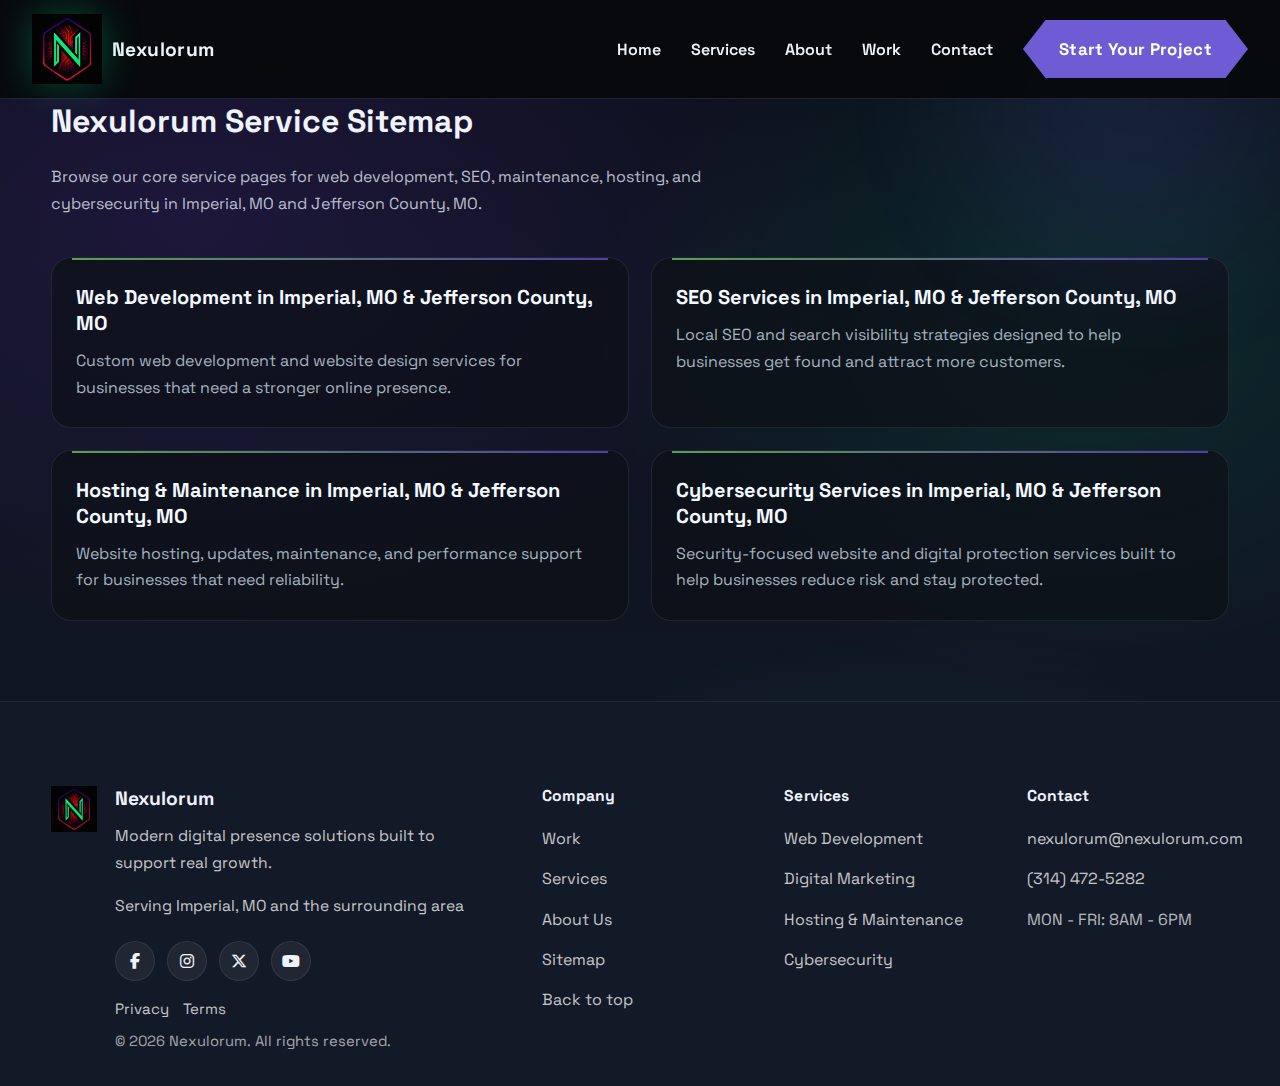
<file: sitemap.html>
<!doctype html>
<html lang="en">
<head>
  <meta charset="utf-8" />
  <meta name="viewport" content="width=device-width, initial-scale=1" />
  <title>Sitemap | Nexulorum Service Pages in Imperial, MO</title>
  <meta name="description" content="Browse Nexulorum service pages for web development, SEO, hosting and maintenance, and cybersecurity in Imperial, MO and Jefferson County, MO." />
  <link rel="canonical" href="https://www.nexulorum.com/sitemap.html" />
  <meta name="geo.region" content="US-MO" />
  <meta name="geo.placename" content="Imperial, Missouri" />
  <meta name="theme-color" content="#0b0d10" />
  <meta property="og:type" content="website" />
  <meta property="og:site_name" content="Nexulorum" />
  <meta property="og:title" content="Sitemap | Nexulorum Service Pages in Imperial, MO" />
  <meta property="og:description" content="Browse Nexulorum service pages for web development, SEO, hosting and maintenance, and cybersecurity in Imperial, MO and Jefferson County, MO." />
  <meta property="og:url" content="https://www.nexulorum.com/sitemap.html" />
  <meta property="og:image" content="https://www.nexulorum.com/assets/nexulorum_logo_full.webp" />
  <meta property="og:image:alt" content="Nexulorum logo" />
  <meta name="twitter:card" content="summary_large_image" />
  <meta name="twitter:title" content="Sitemap | Nexulorum Service Pages in Imperial, MO" />
  <meta name="twitter:description" content="Browse Nexulorum service pages for web development, SEO, hosting and maintenance, and cybersecurity in Imperial, MO and Jefferson County, MO." />
  <meta name="twitter:image" content="https://www.nexulorum.com/assets/nexulorum_logo_full.webp" />
  <meta name="robots" content="index,follow" />
  <meta name="google-site-verification" content="WSrfeSoO9x6S44C5ueUsicDAHoT_mNsmIZjKCud0vjU" />
  <link rel="preconnect" href="https://fonts.googleapis.com">
  <link rel="preconnect" href="https://fonts.gstatic.com" crossorigin>
  <link href="https://fonts.googleapis.com/css2?family=Space+Grotesk:wght@400;500;600;700&family=JetBrains+Mono:wght@400;600&display=swap" rel="stylesheet">
  <link rel="stylesheet" href="https://cdnjs.cloudflare.com/ajax/libs/font-awesome/6.5.2/css/all.min.css">
  <link rel="icon" href="/assets/favicon.ico" />
  <link rel="stylesheet" href="/css/base.css" />
  <link rel="stylesheet" href="/css/sitemap.css" />
  
  <link rel="preload" as="image" href="/assets/nexulorum_logo_full.webp" imagesrcset="/assets/nexulorum_logo_full.webp 1x, /assets/nexulorum_logo_full_1024">
  <script type="application/ld+json">
    {
      "@context": "https://schema.org",
      "@type": "ProfessionalService",
      "name": "Nexulorum",
      "url": "https://www.nexulorum.com/",
      "image": "https://www.nexulorum.com/assets/nexulorum_logo_full.webp",
      "telephone": "(314) 472-5282",
      "email": "nexulorum@nexulorum.com",

      "address": {
        "@type": "PostalAddress", 
        "addressLocality": "Imperial",
        "addressRegion": "MO",
        "addressCountry": "US"
      },
 
      "areaServed": [
        {
          "@type": "City",
          "name": "Imperial"
        },
        {
          "@type": "AdministrativeArea",
          "name": "Jefferson County"
        }
      ],

      "sameAs": [
        "https://www.facebook.com/people/Nexulorum/61586324810774/",
        "https://www.instagram.com/nexulorum54/",
      ]
    }
  </script>
  <script type="application/ld+json">
    {
      "@context": "https://schema.org",
      "@type": "CollectionPage",
      "@id": "https://www.nexulorum.com/sitemap.html#webpage",
      "url": "https://www.nexulorum.com/sitemap.html",
      "name": "Sitemap | Nexulorum Service Pages in Imperial, MO",
      "description": "Browse Nexulorum service pages for web development, SEO, hosting and maintenance, and cybersecurity in Imperial, MO and Jefferson County, MO.",
      "about": {
        "@id": "https://www.nexulorum.com/#business"
      },
      "isPartOf": {
        "@id": "https://www.nexulorum.com/#website"
      },
      "mainEntity": {
        "@type": "ItemList",
        "itemListElement": [
          {
            "@type": "ListItem",
            "position": 1,
            "url": "https://www.nexulorum.com/web-development.html",
            "name": "Web Development in Imperial, MO"
          },
          {
            "@type": "ListItem",
            "position": 2,
            "url": "https://www.nexulorum.com/seo-marketing.html",
            "name": "SEO Services in Imperial, MO"
          },
          {
            "@type": "ListItem",
            "position": 3,
            "url": "https://www.nexulorum.com/maintenance-and-hosting.html",
            "name": "Hosting and Maintenance in Imperial, MO"
          },
          {
            "@type": "ListItem",
            "position": 4,
            "url": "https://www.nexulorum.com/cybersecurity.html",
            "name": "Cybersecurity Services in Imperial, MO"
          }
        ]
      }
    }
  </script>
  <style>
    /* ===== Powered by Nexulorum ===== */
  .powered-by-nexulorum{
    font-size: 0.75rem;
    color: var(--muted);
    opacity: 0.75;
    margin-top: 0.75rem;
  }

  .powered-by-nexulorum a{
    color: var(--green-2);
    text-decoration: none;
    font-weight: 600;
  }

  .powered-by-nexulorum a:hover{
    color: var(--purple);
    text-decoration: underline;
  }

  /* Mobile alignment */
  @media (max-width: 780px){
    .powered-by-nexulorum{
      text-align: center;
    }
  }
  </style>
</head>

<body>
  <a class="skip" href="#main">Skip to content</a>

  <header class="site-header">
    <nav class="nav">
      <a class="brand" href="#top" aria-label="Nexulorum home">
        <img class="brand__mark" src="/assets/nexulorum_emblem_icon.webp" alt="Nexulorum emblem" />
        <span class="brand__name">Nexulorum</span>
      </a>

      <button class="nav__toggle" type="button" aria-label="Open menu" aria-expanded="false" aria-controls="navLinks">
        <span></span><span></span><span></span>
      </button>

<!--Navigation section-->
      <div class="nav__links" id="navLinks" data-nav-links>
        <a href="/index.html">Home</a>
        <a href="/services.html">Services</a>
        <a href="/about-us.html">About</a>
        <a href="/index.html#featured_work">Work</a>
        <a href="/contact.html">Contact</a>
        <a href="/intake.html" class="cta-btn hex-btn hex-primary">
          <span>Start Your Project</span>
        </a>
      </div>
    </nav>
  </header>
  <main>
    <section class="sitemap-links">
      <div class="container">
        <h1>Nexulorum Service Sitemap</h1>
        <p class="sitemap-intro">
          Browse our core service pages for web development, SEO, maintenance, hosting, and cybersecurity in Imperial, MO and Jefferson County, MO.
        </p>

        <div class="sitemap-grid">
          <article class="sitemap-item">
            <h2><a href="/web-development.html">Web Development in Imperial, MO &amp; Jefferson County, MO</a></h2>
            <p>Custom web development and website design services for businesses that need a stronger online presence.</p>
          </article>

          <article class="sitemap-item">
            <h2><a href="/seo-marketing.html">SEO Services in Imperial, MO &amp; Jefferson County, MO</a></h2>
            <p>Local SEO and search visibility strategies designed to help businesses get found and attract more customers.</p>
          </article>

          <article class="sitemap-item">
            <h2><a href="/maintenance-and-hosting.html">Hosting &amp; Maintenance in Imperial, MO &amp; Jefferson County, MO</a></h2>
            <p>Website hosting, updates, maintenance, and performance support for businesses that need reliability.</p>
          </article>

          <article class="sitemap-item">
            <h2><a href="/cybersecurity.html">Cybersecurity Services in Imperial, MO &amp; Jefferson County, MO</a></h2>
            <p>Security-focused website and digital protection services built to help businesses reduce risk and stay protected.</p>
          </article>
        </div>
      </div>
    </section>
  </main>
  <footer class="footer">
    <div class="container footer__inner">
      <div class="footer__left">
        <img class="footer__mark" src="assets/nexulorum_emblem_icon.webp" alt="" aria-hidden="true" />
        <div>
          <div class="footer__name">Nexulorum</div>
          <div class="footer__tag">Modern digital presence solutions built to support real growth. <p>Serving Imperial, MO and the surrounding area</p></div>
          <div class="footer__socials">
            <a href="https://www.facebook.com/profile.php?id=61586324810774" aria-label="Facebook"><i class="fa-brands fa-facebook-f"></i></a>
            <a href="https://www.instagram.com/nexulorum54/" aria-label="Instagram"><i class="fa-brands fa-instagram"></i></a>
            <a href="#" aria-label="X"><i class="fa-brands fa-x-twitter"></i></a>
            <a href="#" aria-label="YouTube"><i class="fa-brands fa-youtube"></i></a>
          </div>

          <div class="footer__legal">
            <a href="/privacy.html">Privacy</a>
            <a href="/terms.html">Terms</a>
          </div>

          <p class="footer__copy">
            © <span id="year"></span> Nexulorum. All rights reserved.
          </p>
        </div>
      </div>

      <div class="footer__right">
        <div class="footer__column">
          <h3 class="footer__heading">Company</h3>
          <a href="/index.html#featured_work">Work</a>
          <a href="/services.html">Services</a>
          <a href="/about-us.html">About Us</a>
          <a href="/sitemap.html">Sitemap</a>
          <a href="#top">Back to top</a>
        </div>

        <div class="footer__column">
          <h3 class="footer__heading">Services</h3>
          <a href="/web-development.html">Web Development</a>
          <a href="/seo-marketing.html">Digital Marketing</a>
          <a href="/maintenance-and-hosting.html">Hosting &amp; Maintenance</a>
          <a href="/cybersecurity.html">Cybersecurity</a>
        </div>

        <div class="footer__column">
          <h3 class="footer__heading">Contact</h3>
          <a href="mailto:nexulorum@nexulorum.com">nexulorum@nexulorum.com</a>
          <a href="tel:(314)472-5282">(314) 472-5282</a>
          <p class="footer__hours">MON - FRI: 8AM - 6PM</p>
        </div>
      </div>
    </div>
  </footer>

  <script src="/js/script.js"></script>
  <script>
    document.getElementById('year').textContent = new Date().getFullYear();
  </script>
</body>
</html>
</file>
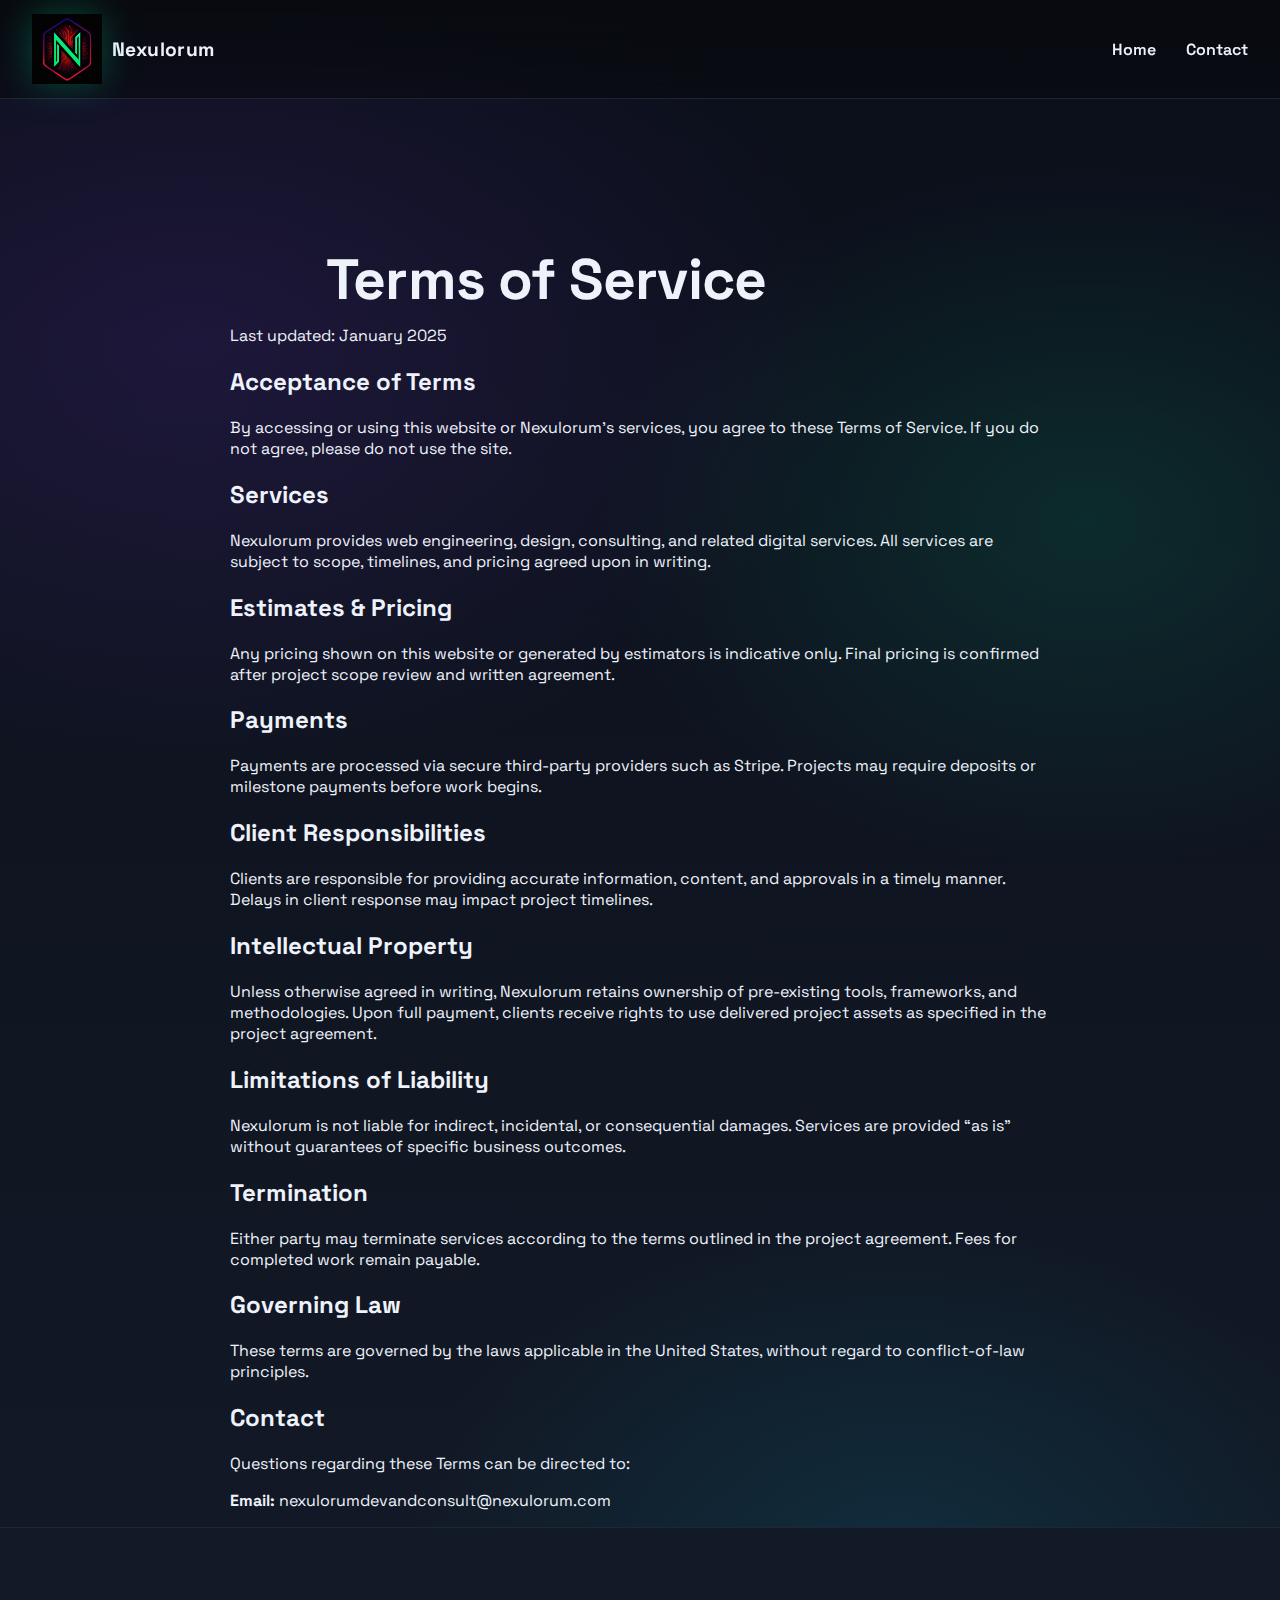
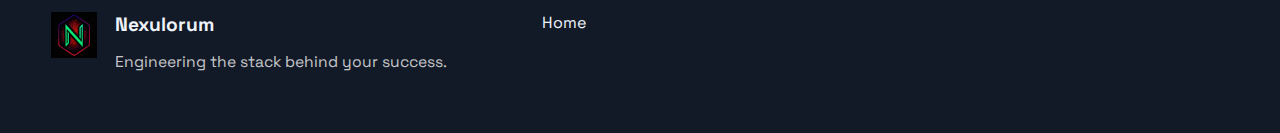
<file: terms.html>
<!doctype html>
<html lang="en">
<head>
  <meta charset="utf-8" />
  <meta name="viewport" content="width=device-width, initial-scale=1" />

  <title>Terms of Service — Nexulorum</title>
  <meta name="description" content="Nexulorum terms of service outlining use of our website and services." />
  <meta name="theme-color" content="#0b0d10" />

  <link rel="preconnect" href="https://fonts.googleapis.com">
  <link rel="preconnect" href="https://fonts.gstatic.com" crossorigin>
  <link
    href="https://fonts.googleapis.com/css2?family=Space+Grotesk:wght@400;500;600;700&family=JetBrains+Mono:wght@400;600&display=swap"
    rel="stylesheet"
  >
  <link rel="stylesheet" href="styles.css" />
</head>

<body>
  <a class="skip" href="#main">Skip to content</a>

  <header class="site-header">
    <nav class="nav">
      <a class="brand" href="/" aria-label="Nexulorum home">
        <img class="brand__mark" src="assets/nexulorum_emblem_icon.webp" alt="Nexulorum emblem" />
        <span class="brand__name">Nexulorum</span>
      </a>
      <div class="nav__links">
        <a href="/">Home</a>
        <a href="/#contact">Contact</a>
      </div>
    </nav>
  </header>

  <main id="main">
    <section class="section section--alt">
      <div class="container" style="max-width:820px">
        <h1 class="headline">Terms of Service</h1>
        <p class="micro">Last updated: January 2025</p>

        <h2>Acceptance of Terms</h2>
        <p>
          By accessing or using this website or Nexulorum’s services, you agree to these
          Terms of Service. If you do not agree, please do not use the site.
        </p>

        <h2>Services</h2>
        <p>
          Nexulorum provides web engineering, design, consulting, and related digital services.
          All services are subject to scope, timelines, and pricing agreed upon in writing.
        </p>

        <h2>Estimates & Pricing</h2>
        <p>
          Any pricing shown on this website or generated by estimators is indicative only.
          Final pricing is confirmed after project scope review and written agreement.
        </p>

        <h2>Payments</h2>
        <p>
          Payments are processed via secure third-party providers such as Stripe.
          Projects may require deposits or milestone payments before work begins.
        </p>

        <h2>Client Responsibilities</h2>
        <p>
          Clients are responsible for providing accurate information, content, and approvals
          in a timely manner. Delays in client response may impact project timelines.
        </p>

        <h2>Intellectual Property</h2>
        <p>
          Unless otherwise agreed in writing, Nexulorum retains ownership of pre-existing tools,
          frameworks, and methodologies. Upon full payment, clients receive rights to use
          delivered project assets as specified in the project agreement.
        </p>

        <h2>Limitations of Liability</h2>
        <p>
          Nexulorum is not liable for indirect, incidental, or consequential damages.
          Services are provided “as is” without guarantees of specific business outcomes.
        </p>

        <h2>Termination</h2>
        <p>
          Either party may terminate services according to the terms outlined in the project
          agreement. Fees for completed work remain payable.
        </p>

        <h2>Governing Law</h2>
        <p>
          These terms are governed by the laws applicable in the United States,
          without regard to conflict-of-law principles.
        </p>

        <h2>Contact</h2>
        <p>
          Questions regarding these Terms can be directed to:
        </p>
        <p>
          <strong>Email:</strong>
          <a href="mailto:nexulorumdevandconsult@nexulorum.com">
            nexulorumdevandconsult@nexulorum.com
          </a>
        </p>
      </div>
    </section>
  </main>

  <footer class="footer">
    <div class="container footer__inner">
      <div class="footer__left">
        <img class="footer__mark" src="assets/nexulorum_emblem_icon.webp" alt="" />
        <div>
          <div class="footer__name">Nexulorum</div>
          <div class="footer__tag">Engineering the stack behind your success.</div>
        </div>
      </div>

      <div class="footer__right">
        <a href="/">Home</a>
      </div>
    </div>
  </footer>
</body>
</html>
</file>
<file: styles.css>
:root{
  --bg-dark: #0b0f1a;
  --bg-dark-2: #131a27;
  --bg-offwhite: #f7f7f4;
  --bg-soft: #eceff3;
  --bg-white: #ffffff;
  --bg-brand-soft: #f4f0ff;
  --bg-brand-panel: #1a1530;

  --text-dark: #1f2333;
  --text-soft: #5e6473;
  --text-muted: #8b92a5;

  --text-light: #eef2fb;
  --text-light-soft: #c7d2ea;

  --purple: #6f5bd3;
  --purple-dark: #4c3ac7;
  --green: #45b266;
  --green-dark: #2f8c4a;
  --teal:#00d9ff;
  --red: #c95d5d;

  --border-light: #e4e7ec;
  --border-dark: rgba(255,255,255,.10);

  --radius: 24px;
  --shadow-soft: 0 18px 40px rgba(15,23,42,.06);
  --shadow-dark: 0 18px 50px rgba(0,0,0,.28);

  --container: 1120px;
}

*{box-sizing:border-box}
html{scroll-behavior:smooth}
body{
  margin:0;
  font-family:"Space Grotesk",system-ui,-apple-system,Segoe UI,Roboto,Arial,sans-serif;
  color:var(--text-light);
  background:
    radial-gradient(1200px 800px at 15% 20%, #8b3dff22, transparent 55%),
    radial-gradient(900px 650px at 85% 30%, #00ffa81b, transparent 55%),
    radial-gradient(900px 650px at 70% 90%, #00d9ff1b, transparent 55%),
    linear-gradient(180deg,var(--bg-dark),var(--bg-dark-2));
  overflow-x:hidden;
}

.container{
  width:min(1520px,92vw);
  margin:0 auto;
}


a{color:inherit;text-decoration:none}
a:hover{opacity:.95}
.skip{
  position:absolute;left:-999px;top:10px;
  background:#fff;color:#000;padding:10px 12px;border-radius:12px;
}
.skip:focus{left:10px;z-index:9999}




/*nav section */

.site-header{
  position:sticky;top:0;z-index:50;
  backdrop-filter: blur(14px);
  background: linear-gradient(180deg,#07090ccc,#07090c88);
  border-bottom: 1px solid var(--text-dark);
}
.nav{
  width:100%;
  margin:0 auto;
  display:flex;align-items:center;justify-content:space-between;
  padding:14px 0;
  gap:14px;
}
.brand{display:flex;align-items:center;gap:10px}
.brand__mark{margin-left: 2rem; width:70px;height:70px;filter: drop-shadow(0 0 18px #00ffa840)}
.brand__name{font-weight:700;letter-spacing:.4px; font-size: larger;}
.nav__links{display:flex;align-items:center;gap:30px; margin-right:2rem;}
.nav__links a{color:var(--text-light);font-weight:600}
.nav__links a:hover{color:var(--purple-dark)}
.nav__toggle{
  display:none;
  width:44px;height:44px;border-radius:14px;
  background: #0f1218aa;border:1px solid var(--border-dark);
  box-shadow: var(--shadow-soft);
  align-items:center;justify-content:center;gap:4px;
}
.nav__toggle span{display:block;width:18px;height:2px;background:var(--text-light
  );opacity:.9;border-radius:4px}

  .nav__toggle {
  display: none;
  width: 44px;
  height: 44px;
  border-radius: 14px;
  align-items: center;
  justify-content: center;
  flex-direction: column;
  gap: 4px;
  line-height: 0;
}

.nav__toggle span {
  display: block;
  width: 18px;
  height: 2px;
  border-radius: 999px;
  background: var(--text-light);
}

  @media (max-width: 900px) {
  .nav {
    padding: 12px 16px;
  }

  .brand__mark {
    margin-left: 0;
    width: 52px;
    height: 52px;
  }

  .brand__name {
    font-size: 1rem;
  }

  .nav__toggle {
    display: inline-flex;
  }

  .nav__links {
    display: none;
    margin-right: 0;
  }
}
@media (max-width: 900px) {
  .nav {
    position: relative;
    padding: 12px 16px;
  }

  .brand__mark {
    margin-left: 0;
    width: 54px;
    height: 54px;
  }

  .brand__name {
    font-size: 1rem;
  }

  .nav__toggle {
    display: inline-flex;
    align-items: center;
    justify-content: center;
    background: rgba(15, 18, 24, 0.92);
    border: 1px solid rgba(255, 255, 255, 0.08);
  }

  .nav__toggle span {
    background: var(--text-light);
  }

  .nav__links {
    position: absolute;
    top: calc(100% + 10px);
    left: 16px;
    right: 16px;
    display: flex;
    flex-direction: column;
    gap: 14px;
    padding: 18px;
    border-radius: 20px;
    background: rgba(11, 15, 26, 0.97);
    border: 1px solid rgba(255, 255, 255, 0.08);
    box-shadow: 0 18px 40px rgba(0, 0, 0, 0.35);
    backdrop-filter: blur(16px);

    opacity: 0;
    visibility: hidden;
    pointer-events: none;
    transform: translateY(-10px);
    transition: opacity 0.22s ease, transform 0.22s ease, visibility 0.22s ease;

    margin-right: 0;
    z-index: 100;
  }

  .nav__links.is-open {
    opacity: 1;
    visibility: visible;
    pointer-events: auto;
    transform: translateY(0);
  }

  .nav__links a {
    width: 100%;
  }

  .nav__links .hex-btn {
    width: 100%;
    justify-content: center;
  }
}


/* Luxury accents (still within Nexulorum palette) */
.lux-border{position:relative;}
.lux-border:before{
  content:"";
  position:absolute;inset:-1px;
  border-radius: inherit;
  background: linear-gradient(135deg, #00ffa855, #00d9ff35, #8b3dff35, #ff2e5530);
  opacity:.85;
  pointer-events:none;
  padding:1px;
  -webkit-mask: linear-gradient(#000 0 0) content-box, linear-gradient(#000 0 0);
  -webkit-mask-composite: xor;
  mask: linear-gradient(#000 0 0) content-box, linear-gradient(#000 0 0);
  mask-composite: exclude;
}
.lux-sheen{position:relative;overflow:hidden;}
.lux-sheen:after{
  content:"";
  position:absolute;top:-40%;left:-60%;
  width:60%;height:180%;
  background: linear-gradient(90deg, transparent, rgba(255,255,255,.10), transparent);
  transform: rotate(18deg);
  opacity:0;
  transition: opacity .25s ease, transform .6s ease;
  pointer-events:none;
}
.lux-sheen:hover:after{opacity:.65;transform: translateX(220%) rotate(18deg);}

.hero{
  position:relative;
  padding:116px 0 104px;
}
.hero__fx{
  position:absolute;inset:-40px 0 0 0;
  width:100%;height:100%;
  opacity:.6;
  pointer-events:none;
}
.hero__fade{
  position:absolute;left:0;right:0;bottom:-1px;height:110px;
  background: linear-gradient(180deg, transparent, var(--bg-dark));
}
.hero__grid{
  
  margin:0 auto;
  display:grid;
  grid-template-columns: 1.15fr .85fr;
  gap:26px;
  align-items:stretch;
  position:relative;
  z-index:1;
}

.hero{ overflow: clip; } /* or overflow:hidden; */
.hero { overflow: hidden; } /* use hidden for broad support */



.headline{
  margin:0;
  font-size: clamp(2.2rem, 3.2vw + 1rem, 3.6rem);
  line-height: 1.02;
  letter-spacing:-0.8px;
  margin-left: 6rem;
  margin-top: 9.5rem;
}
.glow{
  background: linear-gradient(90deg, var(--green), var(--teal), var(--purple));
  -webkit-background-clip:text;background-clip:text;color:transparent;
  text-shadow: 0 0 26px rgba(0,255,168,.10), 0 0 36px rgba(0,217,255,.08);
}

.subhead{
  margin:0;
  color:var(--text-light-soft);
  font-size:1.05rem;
  line-height:1.6;
  max-width: 60ch;
  margin-left: 6rem;
}
.cta{display:flex;gap:12px;flex-wrap: nowrap;margin-top:18px; margin-left: 10rem;}



.panel{
  height:100%;
  border-radius: var(--radius);
  border:1px solid var(--text-dark);
  background: linear-gradient(180deg, #121624f2, #0f1218b0);
  box-shadow: var(--shadow-soft);
  padding:18px;
  position:relative;
  overflow:hidden;
  margin-right: 4.5rem;
  
  
}
.panel:before{
  content:"";
  position:absolute;inset:-2px;
  background:
    radial-gradient(700px 360px at 30% 20%, rgba(0,255,168,.16), transparent 55%),
    radial-gradient(700px 360px at 70% 80%, rgba(0,217,255,.12), transparent 55%),
    radial-gradient(700px 360px at 80% 10%, rgba(139,61,255,.11), transparent 55%);
  pointer-events:none;
}
.panel>*{position:relative;z-index:1}
.panel__top{display:flex;gap:8px;flex-wrap:wrap;margin-bottom:14px}
.chip{
  padding:8px 10px;
  border-radius: 999px;
  border:1px solid #8b3dff38;
  background:#8b3dff18;
  color:#e9efff;
  font-weight:800;
  letter-spacing:.2px;
  font-size:.86rem;
}
.chip--green{border-color:#00ffa84a;background:#00ffa814}
.chip--teal{border-color:#00d9ff4a;background:#00d9ff14}

.panel__stat-grid{
  display:grid;
  grid-template-columns: repeat(2, minmax(0,1fr));
  gap:10px;
}
.stat{
  border:1px solid var(--text-dark);
  background:#0b0d1080;
  border-radius: 18px;
  padding:14px;
}
.stat__num{
  font-size:1.35rem;
  font-weight:900;
  letter-spacing:-.3px;
}
.stat__label{color:var(--text-light-soft);font-weight:700;margin-top:4px}

.codebox{
  margin-top:12px;
  border-radius: 18px;
  border:1px solid #00ffa83a;
  background: linear-gradient(180deg, #06110f9a, #071018a8);
  overflow:hidden;
}
.codebox__bar{
  display:flex;align-items:center;gap:8px;
  padding:10px 12px;
  border-bottom:1px solid #ffffff12;
  color:var(--text-light-soft);
  font-family:"JetBrains Mono", ui-monospace, monospace;
  font-weight:700;
  font-size:.86rem;
}
.dot{width:10px;height:10px;border-radius:999px;background:#ffffff24;display:inline-block}
.codebox__title{margin-left:auto;opacity:.9}
.codebox__pre{
  margin:0;
  padding:12px;
  font-family:"JetBrains Mono", ui-monospace, monospace;
  color:#dffdf0;
  font-size:.92rem;
  line-height:1.45;
  overflow:auto;
}


/* hero mobile readiness */

@media (max-width: 900px) {
  .hero {
    padding: 92px 0 76px;
  }

  .hero__grid {
    grid-template-columns: 1fr;
    gap: 24px;
  }

  .hero__left {
    width: 100%;
  }

  .headline {
    margin: 0 0 18px;
    font-size: clamp(2.2rem, 10vw, 3.4rem);
    line-height: 1.02;
    text-align: left;
  }

  .subhead {
    margin: 0 0 22px;
    max-width: none;
    font-size: 1rem;
    line-height: 1.75;
    text-align: left;
  }
.cta{
  margin-left: 0;
}

  .cta .hex-btn {
    width: 100%;
    justify-content: center;
  }

  .hero__right {
    display: none;
  }

  .hero__fade {
    height: 70px;
  }
}

@media (max-width: 1024px) {
  .hero {
    padding: 88px 0 72px;
  }

  .hero__grid {
    grid-template-columns: 1fr;
    gap: 28px;
  }

  .hero__right {
    display: none;
  }

  .hero__left {
    max-width: 760px;
  }

  .headline {
    margin: 0 0 18px;
    font-size: clamp(2.4rem, 7vw, 4rem);
    line-height: 1.02;
    max-width: 12ch;
  }

  .subhead {
    margin: 0 0 22px;
    max-width: 52ch;
    font-size: 1rem;
    line-height: 1.75;
  }

  .cta{
    margin-left: 0;
  }

  .cta .hex-btn {
    width: min(100%, 520px);
    justify-content: center;
  }
}


@media (max-width: 640px) {
  .headline {
    font-size: clamp(2.1rem, 10vw, 3.2rem);
    max-width: 100%;
  }

  .subhead {
    max-width: 100%;
  }

  .cta {
    max-width: 100%;
    align-items: stretch;
  }

  .cta .hex-btn {
    width: 100%;
  }
}


/*value building section*/
.value-section {
  padding: 110px 0;
  background: var(--bg-soft);
}

.value-wrap {
  max-width: 1120px;
  margin: 0 auto;
}



/* HEADLINE */
.value-heading {
  font-size: clamp(4rem, 4vw, 4rem);
  font-weight: 800;
  line-height: 1.05;
  letter-spacing: -0.02em;
  color: #1f2333;
  margin-bottom: 50px;
}
.value-wrap {
  max-width: 1120px;
  margin: 0 auto;
  display: flex;
  flex-direction: column;
}

/* headline shifted LEFT inside container */
.value-heading {
  max-width: 700px;
  align-self: flex-start;
  margin-bottom: 50px;
  
}

/* paragraph shifted RIGHT inside container */
.value-text {
  max-width: 640px;
  align-self: flex-end;
  text-align: left;
}

/* Indent the middle line */
.value-heading .indent {
  display: inline-block;
  transform: translateX(110px);
}

@media (max-width: 768px) {
  .value-heading .indent {
    transform: none;
  }
  .value-heading {
    transform: none;
  }
}

/* Highlight word (color later) */
.value-heading .highlight {
  color: var(--purple-dark); 
}

/* PARAGRAPH */
.value-text {
  max-width: 700px;
  margin: 0 auto; 
  text-align: center;

  font-size: 1.05rem;
  line-height: 1.8;
  color: #5e6473;
  margin-bottom: 50px;
}

@media (max-width: 768px) {
  .value-section {
    padding: 84px 0;
  }

  .value-heading {
    font-size: clamp(2.3rem, 9vw, 3.2rem);
    text-align: left;
  }

  .value-heading .indent {
    margin-left: 0;
  }

  .value-text {
    text-align: left;
    max-width: none;
    margin-bottom: 0;
    font-size: 1rem;
    line-height: 1.75;
  }
}


/*services section*/
.container--services{
  width: min(1520px, 92vw);
  margin: 0 auto;
}
.services-section {
  position: relative;
  overflow: hidden;
  padding: 110px 0;
  background:
    linear-gradient(
      90deg,
      rgba(111, 91, 211, 0.14) 0%,
      rgba(111, 91, 211, 0.05) 18%,
      transparent 34%,
      transparent 66%,
      rgba(0, 217, 255, 0.05) 82%,
      rgba(69, 178, 102, 0.12) 100%
    ),
    linear-gradient(180deg, var(--bg-dark), #08101d 55%, var(--bg-dark-2));
}

.services-section::before {
  content: "";
  position: absolute;
  inset: 0;
  pointer-events: none;
  background:
    radial-gradient(700px 500px at 10% 8%, rgba(111, 91, 211, 0.16), transparent 60%),
    radial-gradient(850px 540px at 88% 54%, rgba(69, 178, 102, 0.10), transparent 62%),
    radial-gradient(650px 420px at 78% 86%, rgba(0, 217, 255, 0.08), transparent 60%);
  opacity: 0.9;
}

.container--services,
.service-block,
.service-block-reverse {
  position: relative;
  z-index: 1;
}


.service-block {
  display: grid;
  grid-template-columns: 1.05fr 0.95fr;
  align-items: center;
  gap: 72px;
  padding: 72px 0;
}

.service-block + .service-block {
  border-top: 1px solid rgba(31, 35, 51, 0.08);
}

.service-block-reverse .service-content {
  order: 2;
}

.service-block-reverse .service-visual {
  order: 1;
}

/* normal blocks: glow near heading/content side */


.service-content h3 {
  margin: 0 0 18px;
  font-size: clamp(2rem, 3.4vw, 4rem);
  line-height: 0.96;
  letter-spacing: -0.045em;
  color: var(--text-light);
}

.service-content p {
  max-width: 560px;
  margin: 0 0 30px;
  font-size: 1.06rem;
  line-height: 1.85;
  color: var(--text-light-soft);
}

.service-list-grid {
  display: grid;
  grid-template-columns: repeat(2, minmax(180px, 1fr));
  gap: 18px 34px;
  margin-bottom: 34px;
}

.service-list-grid ul {
  margin: 0;
  padding: 0;
  list-style: none;
}

.service-list-grid li {
  position: relative;
  padding-left: 18px;
  margin-bottom: 14px;
  font-size: 1rem;
  font-weight: 800;
  line-height: 1.45;
  text-transform: uppercase;
  color: var(--text-light);
}

.service-list-grid li::before {
  content: "";
  position: absolute;
  top: 0.62em;
  left: 0;
  width: 7px;
  height: 7px;
  border-radius: 50%;
  background: var(--green);
}

.service-visual {
  display: flex;
  align-items: center;
  justify-content: center;
}

.service-visual img {
  display: block;
  width: 100%;
  max-width: 500px;
  height: auto;
  object-fit: contain;
  filter: drop-shadow(0 18px 40px rgba(31, 35, 51, 0.08));
}


/* =========================
   SERVICES STAGGER SYSTEM
   ========================= */

/* headings stagger separately */
.service-block .service-content h3 {
  margin-left: 6.5rem;
}

.service-block-reverse .service-content h3 {
  margin-left: -3rem;
}

/* body group moves together */
.service-body {
  max-width: 560px;
  display: flex;
  flex-direction: column;
}

.service-block .service-body {
  margin-left: -1.5rem;
}

.service-block-reverse .service-body {
  margin-left: 3rem;
}

/* paragraph + list stay aligned inside body */
.service-body p,
.service-body .service-list-grid {
  width: 100%;
  max-width: none;
  margin-left: 0;
}

/* button composition */
.service-btn-row {
  display: flex;
  margin-top: 1.75rem;
}

.service-block .service-btn-row {
  justify-content: flex-start;
}

.service-block-reverse .service-btn-row {
  justify-content: flex-end;
}

/* =========================
   TABLET
   ========================= */
@media (max-width: 980px) {
  .services-section {
    padding: 90px 0;
  }

  .service-block,
  .service-block-reverse {
    grid-template-columns: 1fr;
    gap: 36px;
    padding: 56px 0;
  }

  .service-block-reverse .service-content,
  .service-block-reverse .service-visual {
    order: initial;
  }

  .service-visual {
    justify-content: flex-start;
  }

  .service-visual img {
    max-width: 420px;
  }
}

/* =========================
   MOBILE
   ========================= */
@media (max-width: 768px) {
  .service-block .service-content h3,
  .service-block-reverse .service-content h3,
  .service-block .service-body,
  .service-block-reverse .service-body {
    margin-left: 0;
    margin-right: 0;
  }

  .service-btn-row,
  .service-block .service-btn-row,
  .service-block-reverse .service-btn-row {
    justify-content: center;
    margin-left: 0;
    margin-right: 0;
  }

  .service-body {
    max-width: none;
    width: 100%;
  }

  .service-list-grid {
    grid-template-columns: 1fr;
    gap: 0;
    margin-bottom: 26px;
  }
}

@media (max-width: 640px) {
  .services-section {
    padding: 72px 0;
  }

  .service-content p {
    margin-bottom: 24px;
    font-size: 1rem;
    line-height: 1.75;
  }

  .service-list-grid li {
    font-size: 0.94rem;
  }

  .service-visual img {
    max-width: 100%;
  }
}


/*Illistration for the service section */

/* =========================================
   SERVICE VISUAL SVG SYSTEM
   ========================================= */

.service-visual {
  position: relative;
  display: flex;
  align-items: center;
  justify-content: center;
  min-height: 360px;
}

.service-visual svg {
  display: block;
  width: 100%;
  max-width: 500px;
  height: auto;
  overflow: visible;
  filter: drop-shadow(0 20px 46px rgba(0, 0, 0, 0.24));
}

.service-visual img {
  display: none;
}

/* shared animation classes */
.sv-glow-pulse { animation: svGlowPulse 3.8s ease-in-out infinite; }
.sv-float-main { animation: svFloatMain 6.5s ease-in-out infinite; transform-origin: center; }
.sv-float-1 { animation: svFloatOne 7.2s ease-in-out infinite; transform-origin: center; }
.sv-float-2 { animation: svFloatTwo 8s ease-in-out infinite; transform-origin: center; }
.sv-panel-drift { animation: svPanelDrift 5.8s ease-in-out infinite; transform-origin: center; }
.sv-code-scroll { animation: svCodeScroll 4.6s linear infinite; }
.sv-blink { animation: svBlink 2.6s ease-in-out infinite; }
.sv-rotate { animation: svRotate 14s linear infinite; transform-origin: center; }
.sv-rotate-reverse { animation: svRotateReverse 12s linear infinite; transform-origin: center; }
.sv-line-fade { animation: svLineFade 2.8s ease-in-out infinite; }
.sv-grid-pulse { animation: svGridPulse 3.2s ease-in-out infinite; }
.sv-scan { animation: svScan 3.4s linear infinite; }
.sv-orbit { animation: svRotate 7.5s linear infinite; transform-origin: center; }

.sv-bar-1,
.sv-bar-2,
.sv-bar-3 {
  transform-box: fill-box;
  transform-origin: center bottom;
}

.sv-bar-1 { animation: svBarOne 2.8s ease-in-out infinite; }
.sv-bar-2 { animation: svBarTwo 3.2s ease-in-out infinite; }
.sv-bar-3 { animation: svBarThree 2.5s ease-in-out infinite; }

.sv-node-pulse {
  transform-box: fill-box;
  transform-origin: center;
  animation: svNodePulse 2.2s ease-in-out infinite;
}

.sv-delay-1 { animation-delay: .45s; }
.sv-delay-2 { animation-delay: .9s; }
.sv-delay-3 { animation-delay: 1.3s; }

.service-visual:hover svg {
  filter: drop-shadow(0 24px 58px rgba(0, 0, 0, 0.32));
}

.service-visual:hover .sv-float-main,
.service-visual:hover .sv-panel-drift {
  animation-duration: 5.2s;
}

.service-visual::before {
  content: "";
  position: absolute;
  inset: 12% 10%;
  border-radius: 32px;
  background:
    radial-gradient(circle at 30% 30%, rgba(124, 58, 237, 0.12), transparent 45%),
    radial-gradient(circle at 70% 65%, rgba(0, 217, 255, 0.10), transparent 42%),
    radial-gradient(circle at 55% 80%, rgba(69, 178, 102, 0.10), transparent 38%);
  filter: blur(18px);
  pointer-events: none;
}
/* motion */
@keyframes svGlowPulse {
  0%, 100% { opacity: 0.45; }
  50% { opacity: 1; }
}

@keyframes svFloatMain {
  0%, 100% { transform: translateY(0); }
  50% { transform: translateY(-8px); }
}

@keyframes svFloatOne {
  0%, 100% { transform: translateY(0) translateX(0); }
  50% { transform: translateY(-6px) translateX(4px); }
}

@keyframes svFloatTwo {
  0%, 100% { transform: translateY(0) translateX(0); }
  50% { transform: translateY(8px) translateX(-5px); }
}

@keyframes svPanelDrift {
  0%, 100% { transform: translate(0, 0); opacity: 0.40; }
  50% { transform: translate(8px, -6px); opacity: 0.55; }
}

@keyframes svCodeScroll {
  0% { transform: translateY(0); }
  100% { transform: translateY(-18px); }
}

@keyframes svBlink {
  0%, 100% { opacity: 0.35; }
  50% { opacity: 1; }
}

@keyframes svRotate {
  from { transform: rotate(0deg); }
  to { transform: rotate(360deg); }
}

@keyframes svRotateReverse {
  from { transform: rotate(360deg); }
  to { transform: rotate(0deg); }
}

@keyframes svLineFade {
  0%, 100% { opacity: 0.28; }
  50% { opacity: 1; }
}

@keyframes svGridPulse {
  0%, 100% { opacity: 0.18; }
  50% { opacity: 0.55; }
}

@keyframes svScan {
  0% { transform: translateY(-72px); opacity: 0; }
  10% { opacity: 0.8; }
  50% { opacity: 0.95; }
  100% { transform: translateY(72px); opacity: 0; }
}

@keyframes svBarOne {
  0%, 100% { transform: scaleY(0.72); }
  50% { transform: scaleY(1); }
}

@keyframes svBarTwo {
  0%, 100% { transform: scaleY(0.56); }
  50% { transform: scaleY(0.94); }
}

@keyframes svBarThree {
  0%, 100% { transform: scaleY(0.66); }
  50% { transform: scaleY(1.08); }
}

@keyframes svNodePulse {
  0%, 100% { transform: scale(1); opacity: 0.45; }
  50% { transform: scale(1.4); opacity: 1; }
}

/* tablet/mobile */
@media (max-width: 980px) {
  .service-visual {
    justify-content: flex-start;
    min-height: 300px;
  }

  .service-visual svg {
    max-width: 420px;
  }
}

@media (max-width: 768px) {
  .service-visual {
    justify-content: center;
    min-height: 260px;
  }

  .service-visual svg {
    max-width: 100%;
  }
}

@media (prefers-reduced-motion: reduce) {
  .service-visual *,
  .service-visual svg {
    animation: none !important;
    transition: none !important;
  }
}



/*portfolio section*/

.portfolio-section {
  padding: 110px 0;
  background: var(--bg-white);
}

.portfolio-heading {
  font-size: clamp(2.4rem, 4vw, 3rem);
  font-weight: 800;
  margin-bottom: 60px;
  color: #1f2333;
}

/* GRID */
.portfolio-grid {
  display: grid;
  grid-template-columns: repeat(2, 1fr);
  gap: 40px;
}

/* CARD */
.portfolio-card {
  position: relative;
  border-radius: 20px;
  overflow: hidden;
  background: var(--bg-white);
  box-shadow: 0 20px 40px rgba(0,0,0,0.06);
}

.portfolio-card {
  position: relative;
  border-radius: 20px;
  overflow: hidden;
  background: var(--bg-white);
  box-shadow: 0 20px 40px rgba(0,0,0,0.06);
  transition: transform 0.35s ease, box-shadow 0.35s ease;
}

.portfolio-card:hover {
  transform: translateY(-8px);
  box-shadow: 0 28px 60px rgba(0,0,0,0.12);
}

/* FRONT */
.card-front {
  position: relative;
}

.card-front img {
  width: 100%;
  height: 320px;
  object-fit: cover;
  display: block;
}

/* TITLE */
.card-title {
  position: absolute;
  bottom: 0;
  left: 0;
  width: 100%;
  padding: 18px 22px;
  background: linear-gradient(to top, rgba(15,18,30,0.88), rgba(15,18,30,0.25), transparent);
  color: #fff;
  font-weight: 700;
  font-size: 1.05rem;
  letter-spacing: 0.2px;
}

/* OVERLAY */
.card-overlay {
  position: absolute;
  inset: 0;
  background: rgba(255,255,255,0.96);
  backdrop-filter: blur(4px);
  padding: 24px;
  opacity: 0;
  transform: translateY(20px);
  transition: opacity 0.3s ease, transform 0.3s ease;
}

.portfolio-card:hover .card-overlay {
  opacity: 1;
  transform: translateY(0);
}

/* TEXT */
.card-overlay p {
  font-size: 0.95rem;
  line-height: 1.7;
  color: #5e6473;
  margin-bottom: 12px;
}

.card-overlay strong {
  color: #1f2333;
}

/* BUTTON */
.card-btn {
  display: inline-block;
  margin-top: 14px;
  padding: 11px 18px;
  border-radius: 999px;
  background: linear-gradient(135deg, #45b266, #2fd6c4);
  color: #fff;
  font-weight: 700;
  text-decoration: none;
  transition: transform 0.25s ease, box-shadow 0.25s ease;
}

.card-btn:hover {
  transform: translateY(-2px);
  box-shadow: 0 10px 24px rgba(69, 178, 102, 0.25);
}

/* RESPONSIVE */
@media (max-width: 768px) {
  .portfolio-grid {
    grid-template-columns: 1fr;
  }

  .card-front img {
    height: 240px;
  }
}

/*why section*/

.why-section {
  padding: 110px 0;
  background: var(--bg-soft);
}


.why-top {
  text-align: center;
  max-width: 700px;
  margin: 0 auto 60px;
}

.why-heading {
  margin: 0 0 14px;
  font-size: clamp(2.2rem, 4vw, 3rem);
  line-height: 1.08;
  letter-spacing: -0.03em;
  color: #1f2333;
}

.why-intro {
  margin: 0;
  max-width: 700px;
  font-size: 1rem;
  line-height: 1.8;
  color: #5e6473;
}

.why-grid {
  display: grid;
  grid-template-columns: repeat(4, 1fr);
  gap: 28px;
}

.why-card {
  background: rgba(255, 255, 255, 0.78);
  backdrop-filter: blur(8px);
  border-radius: 20px;
  padding: 30px 26px;
  border: 1px solid rgba(31, 35, 51, 0.06);
  transition: transform 0.25s ease, box-shadow 0.25s ease, border-color 0.25s ease;
  position: relative;
  overflow: hidden;
}

.why-card h3 {
  font-size: 1.2rem;
  font-weight: 700;
  margin-bottom: 10px;
  color: #1f2333;
}

.why-card p {
  font-size: 0.95rem;
  line-height: 1.7;
  color: #5e6473;
}

.why-card:hover {
  transform: translateY(-6px);
  box-shadow: 0 20px 40px rgba(15, 23, 42, 0.08);
  border-color: rgba(111, 91, 211, 0.14);
}

.why-card::before {
  content: "";
  position: absolute;
  top: 0;
  left: 0;
  width: 100%;
  height: 4px;
  background: linear-gradient(90deg, #6F5BD3, #45B266);
  opacity: 0;
  transition: 0.25s ease;
}



.why-card:hover::before {
  opacity: 1;
}

.why-icon {
  width: 54px;
  height: 54px;
  border-radius: 14px;
  display: inline-flex;
  align-items: center;
  justify-content: center;
  margin-bottom: 18px;
  background: linear-gradient(135deg, rgba(111, 91, 211, 0.12), rgba(69, 178, 102, 0.12));
  border: 1px solid rgba(111, 91, 211, 0.12);
  color: #4c57d6;
  font-size: 1.2rem;
  transition: transform 0.25s ease, box-shadow 0.25s ease, border-color 0.25s ease;
}

.why-card:hover .why-icon {
  transform: translateY(-2px) scale(1.03);
  box-shadow: 0 12px 24px rgba(76, 87, 214, 0.12);
  border-color: rgba(69, 178, 102, 0.22);
}

@media (max-width: 1024px) {
  .why-top {
    grid-template-columns: 1fr;
    gap: 18px;
  }

  .why-grid {
    grid-template-columns: repeat(2, 1fr);
  }
}

@media (max-width: 640px) {
  .why-grid {
    grid-template-columns: 1fr;
  }

  .why-card {
    min-height: auto;
  }
}


/*cta section*/

.cta-section {
  padding: 120px 0;
  background:
    radial-gradient(circle at top right, rgba(111, 91, 211, 0.07), transparent 28%),
    radial-gradient(circle at bottom left, rgba(69, 178, 102, 0.06), transparent 26%),
    var(--bg-offwhite);
}

.cta-layout {
  display: grid;
  grid-template-columns: 1.1fr 0.9fr;
  gap: 48px;
  align-items: center;
}

.cta-content {
  max-width: 620px;
}

.cta-eyebrow {
  margin: 0 0 14px;
  font-size: 0.82rem;
  font-weight: 800;
  text-transform: uppercase;
  letter-spacing: 0.14em;
  color: #6f5bd3;
}

.cta-heading {
  margin: 0 0 18px;
  font-size: clamp(2.5rem, 4vw, 4rem);
  line-height: 1.04;
  letter-spacing: -0.03em;
  color: #1f2333;
}

.cta-text {
  margin: 0 0 28px;
  font-size: 1.05rem;
  line-height: 1.8;
  color: #5e6473;
}

.cta-points {
  list-style: none;
  padding: 0;
  margin: 0 0 30px;
  display: grid;
  gap: 12px;
}

.cta-points li {
  position: relative;
  padding-left: 28px;
  font-size: 1rem;
  line-height: 1.6;
  color: #3f4656;
}

.cta-points li::before {
  content: "✓";
  position: absolute;
  left: 0;
  top: 0;
  font-weight: 800;
  color: #45b266;
}

.cta-btn {
  display: inline-flex;
  align-items: center;
  justify-content: center;

  padding: 18px 34px;
  font-weight: 700;
  font-size: 1.05rem;

  text-decoration: none;

  color: #1f2333;
  background: transparent;

  transition: 0.25s ease;
}

.cta-trust {
  margin-top: 18px;
  font-size: 0.95rem;
  color: #5e6473;
}




.cta-side-card {
  background: rgba(255, 255, 255, 0.72);
  border: 1px solid rgba(31, 35, 51, 0.08);
  border-radius: 24px;
  padding: 22px;
  box-shadow: 0 20px 40px rgba(15, 23, 42, 0.06);
}

.cta-photo-wrap {
  max-width: 420px;
  margin-left: auto;
}

.cta-photo {
  width: 100%;
  height: auto;
  display: block;
  border-radius: 20px;
  object-fit: cover;
  margin-bottom: 18px;
}

.cta-side-copy h3 {
  margin: 0 0 10px;
  font-size: 1.15rem;
  color: #1f2333;
}

.cta-side-copy p {
  margin: 0;
  line-height: 1.7;
  color: #5e6473;
}
/*HCanging the cta button to a hexagonal shape to fit the brand more */

/* =========================
   HEX BUTTON SYSTEM
   ========================= */

/* base */
.cta-btn.hex-btn {
  position: relative;
  display: inline-flex;
  align-items: center;
  justify-content: center;

  min-height: 58px;
  padding: 0 36px;

  background: transparent;
  text-decoration: none;
  border: none;
  border-radius: 0;

  font-weight: 700;
  font-size: 1.05rem;
  letter-spacing: 0.02em;

  overflow: visible;
  isolation: isolate;
  transition: transform 0.2s ease;
}

.cta-btn.hex-btn span {
  position: relative;
  z-index: 2;
  font-weight: 800;
  letter-spacing: 0.02em;
}

/* shared hex shape */
.cta-btn.hex-btn::before,
.cta-btn.hex-btn::after {
  content: "";
  position: absolute;
  inset: 0;
  clip-path: polygon(
    10% 0%,
    90% 0%,
    100% 50%,
    90% 100%,
    10% 100%,
    0% 50%
  );
  transition: all 0.25s ease;
}

/* =========================
   PRIMARY = filled purple
   ========================= */
.cta-btn.hex-primary {
  color: #ffffff;
}

.cta-btn.hex-primary span {
  color: #ffffff;
}

.cta-btn.hex-primary::before {
  background: #6f5bd3;
  z-index: 0;
}

.cta-btn.hex-primary::after {
  display: none;
}

.cta-btn.hex-primary:hover {
  transform: translateY(-2px);
}

.cta-btn.hex-primary:hover::before {
  background: linear-gradient(135deg, #6f5bd3, #7c6ae6);
  box-shadow: 0 14px 30px rgba(111, 91, 211, 0.25);
}

/* =========================
   SECONDARY = text at rest
   full hex outline appears on hover
   ========================= */
.cta-btn.hex-outline {
  color: #ffffff;
}

.cta-btn.hex-outline span {
  color: #ffffff;
}

/* hidden outer shell */
.cta-btn.hex-outline::before {
  background: #6f5bd3;
  opacity: 0;
  z-index: 0;
  box-shadow: none;
}

/* hidden inner cutout */
.cta-btn.hex-outline::after {
  inset: 3px;
  background: #0b0f1a; /* match your dark hero bg */
  opacity: 0;
  z-index: 1;
}

.cta-btn.hex-outline:hover {
  transform: translateY(-2px);
}

.cta-btn.hex-outline:hover::before {
  opacity: 1;
  box-shadow: 0 14px 30px rgba(111, 91, 211, 0.18);
}

.cta-btn.hex-outline:hover::after {
  opacity: 1;
}


/*
================
buttons for other pages
===============
*/



.cta-phone {
  margin-top: 18px;
  font-size: 0.98rem;
  color: #5e6473;
}

.cta-phone a {
  color: #1f2333;
  text-decoration: none;
  font-weight: 700;
}

.cta-photo-wrap {
  max-width: 380px;
  margin-left: auto;
}

.cta-photo {
  width: 100%;
  height: auto;
  display: block;
  border-radius: 24px;
  object-fit: cover;
}

@media (max-width: 980px) {
  .cta-layout {
    grid-template-columns: 1fr;
    gap: 32px;
  }

  .cta-photo-wrap {
    max-width: 320px;
    margin-left: 0;
  }
}

@media (max-width: 640px) {
  .cta-section {
    padding: 88px 0;
  }
}


/* =========================
   ABOUT SECTION
   ========================= */

.about-section {
  padding: 110px 0;
  background:
    radial-gradient(circle at top right, rgba(111, 91, 211, 0.06), transparent 28%),
    radial-gradient(circle at bottom left, rgba(69, 178, 102, 0.05), transparent 26%),
    var(--bg-soft);
}

.about-layout {
  display: grid;
  grid-template-columns: 1.1fr 0.9fr;
  gap: 56px;
  align-items: center;
}

/* TEXT SIDE */

.about-content {
  max-width: 640px;
}

.about-heading {
  margin: 0 0 18px;
  font-size: clamp(2.4rem, 4vw, 3.2rem);
  line-height: 1.05;
  letter-spacing: -0.03em;
  color: #1f2333;
}

.about-text {
  margin: 0 0 18px;
  font-size: 1.05rem;
  line-height: 1.8;
  color: #5e6473;
}

/* ABOUT BUTTON = text only at rest, hex appears on hover */
.cta-btn.hex-outline.abt-btn {
  color: #6f5bd3;
}

.cta-btn.hex-outline.abt-btn span {
  color: #6f5bd3;
}

/* hidden at rest */
.cta-btn.hex-outline.abt-btn::before {
  background: #6f5bd3;
  opacity: 0;
  z-index: 0;
  box-shadow: none;
}

.cta-btn.hex-outline.abt-btn::after {
  inset: 3px;
  background:
    radial-gradient(circle at top right, rgba(111, 91, 211, 0.06), transparent 28%),
    radial-gradient(circle at bottom left, rgba(69, 178, 102, 0.05), transparent 26%),
    var(--bg-soft);
  opacity: 0;
  z-index: 1;
}

.cta-btn.hex-outline.abt-btn:hover {
  transform: translateY(-2px);
}

.cta-btn.hex-outline.abt-btn:hover::before {
  opacity: 1;
  box-shadow: 0 12px 28px rgba(111, 91, 211, 0.18);
}

.cta-btn.hex-outline.abt-btn:hover::after {
  opacity: 1;
}


.about-layout-reverse .about-content {
  order: 2;
  margin-left: auto;
}

.about-layout-reverse .about-image-wrap {
  order: 1;
  margin-left: 0;
  margin-right: auto;
}

/* IMAGE SIDE */

.about-image-wrap {
  position: relative;
  max-width: 420px;
  margin-left: auto;
}

.about-image-wrap img {
  width: 100%;
  height: auto;
  display: block;
  border-radius: 24px;
  object-fit: cover;

  box-shadow: 0 25px 50px rgba(15, 23, 42, 0.12);
}

/* subtle glow behind image */

.about-image-wrap::before {
  content: "";
  position: absolute;
  inset: -20px;
  background: radial-gradient(circle, rgba(111, 91, 211, 0.15), transparent 60%);
  z-index: -1;
  filter: blur(20px);
  opacity: 0.7;
}

/* RESPONSIVE */

@media (max-width: 980px) {
  .about-layout {
    grid-template-columns: 1fr;
    gap: 36px;
  }

  .about-image-wrap {
    max-width: 360px;
    margin: 0;
  }
}

@media (max-width: 640px) {
  .about-section {
    padding: 88px 0;
  }
}


/*intake form*/
.intake-section {
  padding: 120px 0;
  background: var(--text-dark);
}

.intake-wrap {
  max-width: 980px;
  margin: 0 auto;
}

.intake-top {
  text-align: center;
  max-width: 760px;
  margin: 0 auto 42px;
}

.intake-heading {
  margin: 0 0 18px;
  font-size: clamp(2.4rem, 4vw, 3.6rem);
  line-height: 1;
  letter-spacing: -0.035em;
  color: var(--text-light);
}

.intake-form {
  background: rgba(255, 255, 255, 0.76);
  backdrop-filter: blur(10px);
  border: 1px solid rgba(31, 35, 51, 0.06);
  border-radius: 28px;
  padding: 34px;
  box-shadow: 0 18px 40px rgba(15, 23, 42, 0.05);
}

.intake-grid {
  display: grid;
  grid-template-columns: repeat(2, 1fr);
  gap: 20px 22px;
}

.intake-field {
  display: flex;
  flex-direction: column;
}

.intake-field--full {
  grid-column: 1 / -1;
}

.intake-field span {
  margin-bottom: 10px;
  font-size: 0.95rem;
  font-weight: 700;
  color: #1f2333;
}

.intake-field input,
.intake-field textarea {
  width: 100%;
  border: 1px solid #d8dde6;
  border-radius: 18px;
  padding: 15px 16px;
  font: inherit;
  color: #1f2333;
  background: #ffffff;
  outline: none;
  transition: border-color 0.2s ease, box-shadow 0.2s ease;
}

.intake-field input:focus,
.intake-field textarea:focus {
  border-color: #6f5bd3;
  box-shadow: 0 0 0 4px rgba(111, 91, 211, 0.08);
}

.intake-field textarea {
  resize: vertical;
  min-height: 170px;
}

.intake-actions {
  margin-top: 28px;
  display: flex;
  justify-content: center;
}

@media (max-width: 768px) {
  .intake-grid {
    grid-template-columns: 1fr;
  }

  .intake-field--full {
    grid-column: auto;
  }

  .intake-form {
    padding: 24px;
  }

  .intake-actions {
    justify-content: stretch;
  }

  .intake-actions .hex-btn {
    width: 100%;
  }
}


/*FAQ */
.intake-faq {
  margin-top: 22px;
  display: grid;
  gap: 14px;
  max-width: 980px;
}

.intake-faq-item {
  background: rgba(255, 255, 255, 0.08);
  border: 1px solid rgba(255, 255, 255, 0.1);
  border-radius: 18px;
  overflow: hidden;
  backdrop-filter: blur(8px);
  transition: border-color 0.25s ease, background 0.25s ease, transform 0.25s ease;
}

.intake-faq-item:hover {
  border-color: rgba(111, 91, 211, 0.35);
  background: rgba(255, 255, 255, 0.1);
}

.intake-faq-item summary {
  list-style: none;
  cursor: pointer;
  position: relative;
  padding: 18px 52px 18px 20px;
  font-size: 1rem;
  font-weight: 700;
  color: #ffffff;
  user-select: none;
}

.intake-faq-item summary::-webkit-details-marker {
  display: none;
}

.intake-faq-item summary::after {
  content: "+";
  position: absolute;
  right: 18px;
  top: 50%;
  transform: translateY(-50%);
  width: 28px;
  height: 28px;
  border-radius: 999px;
  display: flex;
  align-items: center;
  justify-content: center;
  font-size: 1.1rem;
  font-weight: 700;
  color: #6f5bd3;
  background: rgba(255, 255, 255, 0.92);
  transition: transform 0.2s ease, background 0.2s ease, color 0.2s ease;
}

.intake-faq-item[open] summary::after {
  content: "−";
}

.intake-faq-item[open] summary::after {
  background: #6f5bd3;
  color: #ffffff;
}

.intake-faq-item p {
  margin: 0;
  padding: 0 20px 18px;
  color: rgba(255, 255, 255, 0.78);
  line-height: 1.75;
  font-size: 0.96rem;
  max-width: 90%;
}

.intake-faq-intro {
  margin: 26px 0 14px;
  font-size: 0.95rem;
  font-weight: 700;
  color: rgba(255, 255, 255, 0.76);
}


/*footer section*/
.footer {
  padding: 84px 0 36px;
  background: var(--bg-dark-2);
  border-top: 1px solid rgba(255, 255, 255, 0.06);
}

.footer__inner {
  display: grid;
  grid-template-columns: 1.15fr 1.85fr;
  gap: 64px;
  align-items: start;
}

.footer__left {
  display: flex;
  align-items: flex-start;
  gap: 18px;
  max-width: 420px;
}

.footer__mark {
  width: 46px;
  height: 46px;
  display: block;
  flex-shrink: 0;
}

.footer__name {
  font-size: 1.2rem;
  font-weight: 800;
  color: var(--text-light);
  margin-bottom: 12px;
}

.footer__tag {
  color: rgba(255, 255, 255, 0.76);
  line-height: 1.75;
  margin-bottom: 20px;
  font-size: 0.98rem;
}

.footer__socials {
  display: flex;
  flex-wrap: wrap;
  gap: 12px;
  margin-bottom: 18px;
}

.footer__socials a {
  width: 40px;
  height: 40px;
  border-radius: 999px;
  display: inline-flex;
  align-items: center;
  justify-content: center;
  text-decoration: none;
  color: var(--text-light);
  background: rgba(255, 255, 255, 0.06);
  border: 1px solid rgba(255, 255, 255, 0.08);
  transition: transform 0.2s ease, color 0.2s ease, border-color 0.2s ease, background 0.2s ease;
}

.footer__socials a:hover {
  color: #ffffff;
  background: rgba(111, 91, 211, 0.16);
  border-color: rgba(111, 91, 211, 0.36);
  transform: translateY(-2px);
}

.footer__legal {
  display: flex;
  flex-wrap: wrap;
  gap: 14px;
  margin: 0 0 14px;
}

.footer__legal a {
  text-decoration: none;
  color: rgba(255, 255, 255, 0.76);
  font-size: 0.94rem;
  transition: color 0.2s ease;
}

.footer__legal a:hover {
  color: #6f5bd3;
}

.footer__copy {
  margin: 0;
  color: rgba(255, 255, 255, 0.62);
  font-size: 0.92rem;
}

.footer__right {
  display: grid;
  grid-template-columns: repeat(3, minmax(0, 1fr));
  gap: 40px;
}

.footer__column {
  display: flex;
  flex-direction: column;
  gap: 14px;
}

.footer__heading {
  margin: 0 0 6px;
  font-size: 0.98rem;
  font-weight: 800;
  color: var(--text-light);
  letter-spacing: 0.01em;
}

.footer__column a {
  text-decoration: none;
  color: rgba(255, 255, 255, 0.76);
  line-height: 1.65;
  transition: color 0.2s ease;
}

.footer__column a:hover {
  color: #6f5bd3;
}

.footer__hours {
  margin: 0;
  color: rgba(255, 255, 255, 0.7);
  line-height: 1.6;
}

@media (max-width: 640px) {
  .footer__inner {
    display: flex;
    flex-direction: column;
    gap: 32px;
  }

  .footer__right {
    display: flex;
    flex-direction: column;
    gap: 28px;
  }

  .footer__column:nth-child(3) { order: 1; }
  .footer__column:nth-child(1) { order: 2; }
  .footer__column:nth-child(2) { order: 3; }

  .footer__left {
    order: 4;
    padding-top: 18px;
    border-top: 1px solid rgba(255,255,255,0.08);
  }
}



/* Fix: prevent code panel from forcing horizontal overflow */
.panel,
.codebox,
.codebox__pre {
  max-width: 100%;
}

.codebox__pre {
  overflow-x: auto;
  white-space: pre-wrap;    /* allows wrapping instead of forcing width */
  word-break: break-word;   /* breaks long tokens if needed */
}

.fineprint{color:var(--tex);line-height:1.6;margin:12px 0 0}


/*

==================
nextpage start here 

===================

/* =========================
   COMING SOON PAGE
   ========================= */


   /* =========================
   COMING SOON HERO
   ========================= */

.coming-hero {
  position: relative;
  overflow: hidden;
  padding: 140px 0 96px;
  background:
    radial-gradient(700px 420px at 12% 18%, rgba(124, 58, 237, 0.16), transparent 60%),
    radial-gradient(760px 440px at 84% 28%, rgba(0, 217, 255, 0.10), transparent 60%),
    radial-gradient(620px 360px at 70% 82%, rgba(69, 178, 102, 0.10), transparent 58%),
    linear-gradient(180deg, var(--bg-dark), #08101d 56%, var(--bg-dark-2));
}

.coming-hero::before {
  content: "";
  position: absolute;
  inset: 0;
  pointer-events: none;
  background:
    linear-gradient(
      90deg,
      rgba(111, 91, 211, 0.10) 0%,
      transparent 30%,
      transparent 70%,
      rgba(0, 217, 255, 0.06) 100%
    );
  opacity: 0.9;
}

.coming-hero__main {
  position: relative;
  z-index: 1;
  display: grid;
  grid-template-columns: 1.05fr 0.95fr;
  gap: 56px;
  align-items: center;
}

.coming-hero__content {
  max-width: 680px;
}

.coming-hero__eyebrow {
  display: inline-block;
  margin-bottom: 18px;
  padding: 0.45rem 0.8rem;
  border: 1px solid rgba(0, 217, 255, 0.22);
  border-radius: 999px;
  background: rgba(11, 18, 32, 0.6);
  color: var(--text-light);
  font-size: 0.82rem;
  font-weight: 700;
  letter-spacing: 0.08em;
  text-transform: uppercase;
}

.coming-hero h1 {
  margin: 0 0 22px;
  font-size: clamp(2.6rem, 5.2vw, 5.4rem);
  line-height: 0.95;
  letter-spacing: -0.05em;
  color: var(--text-light);
}

.coming-hero p {
  max-width: 620px;
  margin: 0 0 18px;
  font-size: 1.05rem;
  line-height: 1.85;
  color: var(--text-light-soft);
}

.coming-hero__actions {
  display: flex;
  flex-wrap: wrap;
  gap: 16px;
  margin-top: 30px;
}

.coming-hero__panel {
  display: flex;
  justify-content: center;
  align-items: center;
}

.coming-hero-card {
  position: relative;
  width: min(100%, 460px);
  padding: 28px;
  border-radius: 28px;
  background:
    linear-gradient(180deg, rgba(16, 25, 44, 0.92), rgba(10, 16, 29, 0.96));
  border: 1px solid rgba(124, 58, 237, 0.24);
  box-shadow: 0 24px 60px rgba(0, 0, 0, 0.34);
  overflow: hidden;
}

.coming-hero-card::before {
  content: "";
  position: absolute;
  inset: 0;
  background:
    radial-gradient(circle at 22% 18%, rgba(124, 58, 237, 0.16), transparent 36%),
    radial-gradient(circle at 82% 24%, rgba(0, 217, 255, 0.14), transparent 32%),
    radial-gradient(circle at 64% 82%, rgba(69, 178, 102, 0.10), transparent 28%);
  pointer-events: none;
}

.coming-hero-card__top,
.coming-hero-card__line,
.coming-hero-card__badges {
  position: relative;
  z-index: 1;
}

.coming-hero-card__top {
  width: 42%;
  height: 12px;
  border-radius: 999px;
  margin-bottom: 22px;
  background: linear-gradient(90deg, #7c3aed, #00d9ff);
}

.coming-hero-card__line {
  height: 10px;
  border-radius: 999px;
  margin-bottom: 14px;
  background: #253047;
}

.coming-hero-card__line--lg {
  width: 88%;
}

.coming-hero-card__line--sm {
  width: 54%;
}

.coming-hero-card__badges {
  display: flex;
  flex-wrap: wrap;
  gap: 12px;
  margin-top: 24px;
}

.coming-hero-card__badges span {
  padding: 0.65rem 0.9rem;
  border-radius: 999px;
  border: 1px solid rgba(0, 217, 255, 0.18);
  background: rgba(11, 18, 32, 0.72);
  color: var(--text-light);
  font-size: 0.84rem;
  font-weight: 700;
}

/* tablet */
@media (max-width: 980px) {
  .coming-hero {
    padding: 124px 0 82px;
  }

  .coming-hero__main {
    grid-template-columns: 1fr;
    gap: 40px;
  }

  .coming-hero__panel {
    justify-content: flex-start;
  }
}

/* mobile */
@media (max-width: 768px) {
  .coming-hero {
    padding: 116px 0 72px;
  }

  .coming-hero__actions {
    justify-content: center;
  }

  .coming-hero__content {
    max-width: none;
  }

  .coming-hero p {
    font-size: 1rem;
    line-height: 1.75;
  }

  .coming-hero__panel {
    justify-content: center;
  }

  .coming-hero-card {
    padding: 22px;
    border-radius: 22px;
  }
}


/* =========================
   SERVICE SECTION
   ========================= */

.coming-services-preview {
  padding: 80px 0;
  background: linear-gradient(180deg, #08101d, var(--bg-dark));
  text-align: center;
}

.coming-services-preview h2 {
  font-size: clamp(1.8rem, 3vw, 2.6rem);
  margin-bottom: 50px;
  color: var(--text-light);
}

.coming-grid {
  display: grid;
  grid-template-columns: repeat(2, 1fr);
  gap: 28px;
  max-width: 900px;
  margin: 0 auto 60px;
}

.coming-card {
  padding: 28px;
  border-radius: 20px;
  background: rgba(16, 22, 38, 0.7);
  border: 1px solid rgba(124, 58, 237, 0.2);
  transition: all 0.3s ease;
}

.coming-card:hover {
  transform: translateY(-6px);
  border-color: rgba(0, 217, 255, 0.4);
  box-shadow: 0 20px 50px rgba(0,0,0,0.3);
}

.coming-card h3 {
  margin-bottom: 12px;
  font-size: 1.3rem;
}

.coming-card p {
  font-size: 0.95rem;
  color: var(--text-light-soft);
}

.coming-cta {
  margin-top: 20px;
}

.coming-cta h3 {
  margin-bottom: 10px;
  font-size: 1.5rem;
}

.coming-cta p {
  margin-bottom: 20px;
  color: var(--text-light-soft);
}

/* mobile */
@media (max-width: 768px) {
  .coming-grid {
    grid-template-columns: 1fr;
  }
}


/* =========================
   THANK YOU PAGE
   ========================= */

.thankyou-section {
  min-height: 100vh;
  display: flex;
  align-items: center;
  justify-content: center;
  background: linear-gradient(180deg, #f6f7fb, #eef1f7);
  padding: 40px 20px;
}

.thankyou-wrap {
  display: flex;
  justify-content: center;
}

.thankyou-card {
  max-width: 600px;
  width: 100%;
  background: #ffffff;
  border-radius: 24px;
  padding: 48px;
  text-align: center;
  box-shadow: 0 30px 80px rgba(0,0,0,0.08);
}

.thankyou-icon {
  width: 60px;
  height: 60px;
  margin: 0 auto 20px;
  border-radius: 50%;
  background: linear-gradient(135deg, #45b266, #00d9ff);
  display: flex;
  align-items: center;
  justify-content: center;
}

.thankyou-icon i {
  color: #ffffff;
  font-size: 26px;
}

.thankyou-card h1 {
  font-size: 2.2rem;
  margin-bottom: 16px;
  color: var(--text-soft);
}

.thankyou-main {
  font-size: 1.05rem;
  margin-bottom: 12px;
  color: #333;
}

.thankyou-sub {
  font-size: 0.95rem;
  color: #666;
  margin-bottom: 28px;
}

.thankyou-actions {
  display: flex;
  gap: 16px;
  justify-content: center;
  flex-wrap: wrap;
}

/* =========================
   THANK YOU PAGE BUTTON 
   ========================= */

.thankyou-section .cta-btn.hex-outline {
  color: #1f2333;
}

.thankyou-section .cta-btn.hex-outline span {
  color: #1f2333;
}

/* inner stays white */
.thankyou-section .cta-btn.hex-outline::after {
  background: #ffffff;
  opacity: 1;
}

/* outer stays hidden until hover (same effect) */
.thankyou-section .cta-btn.hex-outline::before {
  opacity: 0;
}

/* hover = SAME EFFECT */
.thankyou-section .cta-btn.hex-outline:hover::before {
  opacity: 1;
}

.thankyou-section .cta-btn.hex-outline:hover::after {
  background: #ffffff;
}
</file>
<file: css/base.css>
/*global css for every page*/

:root{
  --bg-dark: #0b0f1a;
  --bg-dark-2: #131a27;
  --bg-offwhite: #f7f7f4;
  --bg-soft: #eceff3;
  --bg-white: #ffffff;
  --bg-brand-soft: #f4f0ff;
  --bg-brand-panel: #1a1530;

  --text-dark: #1f2333;
  --text-soft: #5e6473;
  --text-muted: #8b92a5;

  --text-light: #eef2fb;
  --text-light-soft: #c7d2ea;

  --purple: #6f5bd3;
  --purple-dark: #4c3ac7;
  --green: #45b266;
  --green-dark: #2f8c4a;
  --neon-green: #76ff7a;
  --teal:#00d9ff;
  --red: #c95d5d;

  --border-light: #e4e7ec;
  --border-dark: rgba(255,255,255,.10);

  --radius: 24px;
  --shadow-soft: 0 18px 40px rgba(15,23,42,.06);
  --shadow-dark: 0 18px 50px rgba(0,0,0,.28);

  --container: 1120px;
}

*{box-sizing:border-box}
html{scroll-behavior:smooth}
body{
  margin:0;
  font-family:"Space Grotesk",system-ui,-apple-system,Segoe UI,Roboto,Arial,sans-serif;
  color:var(--text-light);
  background:
    radial-gradient(1200px 800px at 15% 20%, #8b3dff22, transparent 55%),
    radial-gradient(900px 650px at 85% 30%, #00ffa81b, transparent 55%),
    radial-gradient(900px 650px at 70% 90%, #00d9ff1b, transparent 55%),
    linear-gradient(180deg,var(--bg-dark),var(--bg-dark-2));
  overflow-x:hidden;
}

.container{
  width:min(1520px,92vw);
  margin:0 auto;
}


a{color:inherit;text-decoration:none}
a:hover{opacity:.95}
.skip{
  position:absolute;left:-999px;top:10px;
  background:#fff;color:#000;padding:10px 12px;border-radius:12px;
}
.skip:focus{left:10px;z-index:9999}




/*nav section */

.site-header{
  position:sticky;top:0;z-index:50;
  backdrop-filter: blur(14px);
  background: linear-gradient(180deg,#07090ccc,#07090c88);
  border-bottom: 1px solid var(--text-dark);
}
.nav{
  width:100%;
  margin:0 auto;
  display:flex;align-items:center;justify-content:space-between;
  padding:14px 0;
  gap:14px;
}
.brand{display:flex;align-items:center;gap:10px}
.brand__mark{margin-left: 2rem; width:70px;height:70px;filter: drop-shadow(0 0 18px #00ffa840)}
.brand__name{font-weight:700;letter-spacing:.4px; font-size: larger;}
.nav__links{display:flex;align-items:center;gap:30px; margin-right:2rem;}
.nav__links a{color:var(--text-light);font-weight:600}
.nav__links a:hover{color:var(--purple-dark)}
.nav__toggle{
  display:none;
  width:44px;height:44px;border-radius:14px;
  background: #0f1218aa;border:1px solid var(--border-dark);
  box-shadow: var(--shadow-soft);
  align-items:center;justify-content:center;gap:4px;
}
.nav__toggle span{display:block;width:18px;height:2px;background:var(--text-light
  );opacity:.9;border-radius:4px}

  .nav__toggle {
  display: none;
  width: 44px;
  height: 44px;
  border-radius: 14px;
  align-items: center;
  justify-content: center;
  flex-direction: column;
  gap: 4px;
  line-height: 0;
}

.nav__toggle span {
  display: block;
  width: 18px;
  height: 2px;
  border-radius: 999px;
  background: var(--text-light);
}

  @media (max-width: 900px) {
  .nav {
    padding: 12px 16px;
  }

  .brand__mark {
    margin-left: 0;
    width: 52px;
    height: 52px;
  }

  .brand__name {
    font-size: 1rem;
  }

  .nav__toggle {
    display: inline-flex;
  }

  .nav__links {
    display: none;
    margin-right: 0;
  }
}
@media (max-width: 900px) {
  .nav {
    position: relative;
    padding: 12px 16px;
  }

  .brand__mark {
    margin-left: 0;
    width: 54px;
    height: 54px;
  }

  .brand__name {
    font-size: 1rem;
  }

  .nav__toggle {
    display: inline-flex;
    align-items: center;
    justify-content: center;
    background: rgba(15, 18, 24, 0.92);
    border: 1px solid rgba(255, 255, 255, 0.08);
  }

  .nav__toggle span {
    background: var(--text-light);
  }

  .nav__links {
    position: absolute;
    top: calc(100% + 10px);
    left: 16px;
    right: 16px;
    display: flex;
    flex-direction: column;
    gap: 14px;
    padding: 18px;
    border-radius: 20px;
    background: rgba(11, 15, 26, 0.97);
    border: 1px solid rgba(255, 255, 255, 0.08);
    box-shadow: 0 18px 40px rgba(0, 0, 0, 0.35);
    backdrop-filter: blur(16px);

    opacity: 0;
    visibility: hidden;
    pointer-events: none;
    transform: translateY(-10px);
    transition: opacity 0.22s ease, transform 0.22s ease, visibility 0.22s ease;

    margin-right: 0;
    z-index: 100;
  }

  .nav__links.is-open {
    opacity: 1;
    visibility: visible;
    pointer-events: auto;
    transform: translateY(0);
  }

  .nav__links a {
    width: 100%;
  }

  .nav__links .hex-btn {
    width: 100%;
    justify-content: center;
  }
}
/* =========================
   STICKY NAV 
========================= */

.site-header {
  position: fixed !important;
  top: 0 !important;
  left: 0;
  right: 0;
  width: 100%;
  z-index: 999999 !important;
  background: rgba(7, 9, 12, 0.96);
}

.nav {
  position: relative;
  z-index: 10000;
}

main,
section,
.hero,
.hero__fx,
.webdev-interactive-zone,
.webdev-circuit-canvas {
  position: relative;
}

.hero__fx,
.webdev-circuit-canvas {
  z-index: 0;
  pointer-events: none;
}
.site-header {
  z-index: 9999;
}

@media (max-width: 900px) {
  .site-header {
    position: sticky;
    top: 0;
    z-index: 9999;
    background: rgba(7, 9, 12, 0.96);
  }

  .nav__links {
    z-index: 10001;
  }
}


/*button section*/

.cta-btn {
  display: inline-flex;
  align-items: center;
  justify-content: center;

  padding: 18px 34px;
  font-weight: 700;
  font-size: 1.05rem;

  text-decoration: none;

  color: #1f2333;
  background: transparent;

  transition: 0.25s ease;
}

/* =========================
   HEX BUTTON SYSTEM
   ========================= */

/* base */
.cta-btn.hex-btn {
  position: relative;
  display: inline-flex;
  align-items: center;
  justify-content: center;

  min-height: 58px;
  padding: 0 36px;

  background: transparent;
  text-decoration: none;
  border: none;
  border-radius: 0;

  font-weight: 700;
  font-size: 1.05rem;
  letter-spacing: 0.02em;

  overflow: visible;
  isolation: isolate;
  transition: transform 0.2s ease;
}

.cta-btn.hex-btn span {
  position: relative;
  z-index: 2;
  font-weight: 800;
  letter-spacing: 0.02em;
}

/* shared hex shape */
.cta-btn.hex-btn::before,
.cta-btn.hex-btn::after {
  content: "";
  position: absolute;
  inset: 0;
  clip-path: polygon(
    10% 0%,
    90% 0%,
    100% 50%,
    90% 100%,
    10% 100%,
    0% 50%
  );
  transition: all 0.25s ease;
}

/* =========================
   PRIMARY = filled purple
   ========================= */
.cta-btn.hex-primary {
  color: #ffffff;
}

.cta-btn.hex-primary span {
  color: #ffffff;
}

.cta-btn.hex-primary::before {
  background: #6f5bd3;
  z-index: 0;
}

.cta-btn.hex-primary::after {
  display: none;
}

.cta-btn.hex-primary:hover {
  transform: translateY(-2px);
}

.cta-btn.hex-primary:hover::before {
  background: linear-gradient(135deg, #6f5bd3, #7c6ae6);
  box-shadow: 0 14px 30px rgba(111, 91, 211, 0.25);
}

/* =========================
   SECONDARY = text at rest
   full hex outline appears on hover
   ========================= */
.cta-btn.hex-outline {
  color: #ffffff;
}

.cta-btn.hex-outline span {
  color: #ffffff;
}

/* hidden outer shell */
.cta-btn.hex-outline::before {
  background: #6f5bd3;
  opacity: 0;
  z-index: 0;
  box-shadow: none;
}

/* hidden inner cutout */
.cta-btn.hex-outline::after {
  inset: 3px;
  background: #0b0f1a; /* match your dark hero bg */
  opacity: 0;
  z-index: 1;
}

.cta-btn.hex-outline:hover {
  transform: translateY(-2px);
}

.cta-btn.hex-outline:hover::before {
  opacity: 1;
  box-shadow: 0 14px 30px rgba(111, 91, 211, 0.18);
}

.cta-btn.hex-outline:hover::after {
  opacity: 1;
}

/*footer section*/
.footer {
  padding: 84px 0 36px;
  background: var(--bg-dark-2);
  border-top: 1px solid rgba(255, 255, 255, 0.06);
}

.footer__inner {
  display: grid;
  grid-template-columns: 1.15fr 1.85fr;
  gap: 64px;
  align-items: start;
}

.footer__left {
  display: flex;
  align-items: flex-start;
  gap: 18px;
  max-width: 420px;
}

.footer__mark {
  width: 46px;
  height: 46px;
  display: block;
  flex-shrink: 0;
}

.footer__name {
  font-size: 1.2rem;
  font-weight: 800;
  color: var(--text-light);
  margin-bottom: 12px;
}

.footer__tag {
  color: rgba(255, 255, 255, 0.76);
  line-height: 1.75;
  margin-bottom: 20px;
  font-size: 0.98rem;
}

.footer__socials {
  display: flex;
  flex-wrap: wrap;
  gap: 12px;
  margin-bottom: 18px;
}

.footer__socials a {
  width: 40px;
  height: 40px;
  border-radius: 999px;
  display: inline-flex;
  align-items: center;
  justify-content: center;
  text-decoration: none;
  color: var(--text-light);
  background: rgba(255, 255, 255, 0.06);
  border: 1px solid rgba(255, 255, 255, 0.08);
  transition: transform 0.2s ease, color 0.2s ease, border-color 0.2s ease, background 0.2s ease;
}

.footer__socials a:hover {
  color: #ffffff;
  background: rgba(111, 91, 211, 0.16);
  border-color: rgba(111, 91, 211, 0.36);
  transform: translateY(-2px);
}

.footer__legal {
  display: flex;
  flex-wrap: wrap;
  gap: 14px;
  margin: 0 0 14px;
}

.footer__legal a {
  text-decoration: none;
  color: rgba(255, 255, 255, 0.76);
  font-size: 0.94rem;
  transition: color 0.2s ease;
}

.footer__legal a:hover {
  color: #6f5bd3;
}

.footer__copy {
  margin: 0;
  color: rgba(255, 255, 255, 0.62);
  font-size: 0.92rem;
}

.footer__right {
  display: grid;
  grid-template-columns: repeat(3, minmax(0, 1fr));
  gap: 40px;
}

.footer__column {
  display: flex;
  flex-direction: column;
  gap: 14px;
}

.footer__heading {
  margin: 0 0 6px;
  font-size: 0.98rem;
  font-weight: 800;
  color: var(--text-light);
  letter-spacing: 0.01em;
}

.footer__column a {
  text-decoration: none;
  color: rgba(255, 255, 255, 0.76);
  line-height: 1.65;
  transition: color 0.2s ease;
}

.footer__column a:hover {
  color: #6f5bd3;
}

.footer__hours {
  margin: 0;
  color: rgba(255, 255, 255, 0.7);
  line-height: 1.6;
}

@media (max-width: 640px) {
  .footer__inner {
    display: flex;
    flex-direction: column;
    gap: 32px;
  }

  .footer__right {
    display: flex;
    flex-direction: column;
    gap: 28px;
  }

  .footer__column:nth-child(3) { order: 1; }
  .footer__column:nth-child(1) { order: 2; }
  .footer__column:nth-child(2) { order: 3; }

  .footer__left {
    order: 4;
    padding-top: 18px;
    border-top: 1px solid rgba(255,255,255,0.08);
  }
}


/* =========================
   REVIEWS SECTION FINAL CLEAN
========================= */

.reviews-section {
  padding: 100px 0;
  background: var(--bg-soft);
  color: var(--text-dark);
}

.reviews-heading {
  text-align: center;
  font-size: clamp(2.2rem, 4vw, 3rem);
  margin: 0 0 14px;
  color: var(--text-dark);
}

.reviews-intro {
  text-align: center;
  max-width: 720px;
  margin: 0 auto 46px;
  color: var(--text-soft);
  font-size: 1.05rem;
  line-height: 1.7;
}

.reviews-viewport {
  max-width: 1120px;
  height: 420px;
  margin: 0 auto;
  overflow: hidden;
  position: relative;
}

.reviews-track {
  display: flex;
  flex-direction: column;
  gap: 28px;
  animation: scrollReviews 16s linear infinite;
}

.reviews-viewport:hover .reviews-track {
  animation-play-state: paused;
}

@keyframes scrollReviews {
  0% {
    transform: translateY(0);
  }

  100% {
    transform: translateY(calc(-50% - 14px));
  }
}

.review-card {
  position: relative;
  overflow: hidden;
  min-height: 360px;
  padding: 42px;
  border-radius: 28px;
  background: linear-gradient(135deg, rgba(255,255,255,0.98), rgba(248,250,255,0.92));
  border: 1px solid rgba(31, 35, 51, 0.10);
  box-shadow:
    0 28px 70px rgba(15, 23, 42, 0.12),
    inset 0 1px 0 rgba(255,255,255,0.9);
  color: var(--text-dark);
  display: flex;
  flex-direction: column;
  transition:
    transform 0.28s ease,
    box-shadow 0.28s ease,
    border-color 0.28s ease;
}

.review-card:hover {
  transform: translateY(-8px);
  border-color: rgba(69, 178, 102, 0.25);
  box-shadow:
    0 38px 90px rgba(15, 23, 42, 0.18),
    0 0 40px rgba(69, 178, 102, 0.12),
    inset 0 1px 0 rgba(255,255,255,0.9);
}

.review-card::before {
  content: "“";
  position: absolute;
  top: -34px;
  right: 26px;
  font-size: 9rem;
  line-height: 1;
  font-weight: 900;
  color: rgba(111, 91, 211, 0.10);
  pointer-events: none;
}

.review-card::after {
  content: "";
  position: absolute;
  left: 0;
  top: 28px;
  bottom: 28px;
  width: 5px;
  border-radius: 999px;
  background: linear-gradient(180deg, var(--purple), var(--teal), var(--green));
}

.review-card p {
  position: relative;
  z-index: 1;
  margin: 0;
  font-size: 1.05rem;
  line-height: 1.85;
  color: #3f4656;
}

.review-card__footer {
  position: relative;
  z-index: 2;
  margin-top: auto;
  padding-top: 32px;
  display: flex;
  align-items: center;
  justify-content: space-between;
  gap: 24px;
  border-top: 1px solid rgba(31, 35, 51, 0.08);
}

.review-name {
  display: inline-flex;
  align-items: center;
  gap: 12px;
  font-weight: 900;
  color: var(--green-dark);
  white-space: nowrap;
}

.review-name::before {
  content: "";
  width: 34px;
  height: 2px;
  border-radius: 999px;
  background: var(--green);
}

.review-proof-link {
  display: inline-flex;
  align-items: center;
  justify-content: center;
  padding: 10px 16px;
  border-radius: 999px;
  background: rgba(111, 91, 211, 0.08);
  border: 1px solid rgba(111, 91, 211, 0.18);
  font-weight: 800;
  color: var(--purple-dark);
  text-decoration: none;
  white-space: nowrap;
}

.review-proof-link:hover {
  background: rgba(69, 178, 102, 0.10);
  color: var(--green-dark);
}

@media (max-width: 768px) {
  .reviews-section {
    padding: 72px 0;
  }

  .reviews-viewport {
    height: auto;
    overflow: visible;
  }

  .reviews-track {
    animation: none;
  }

  .review-card {
    min-height: auto;
    padding: 28px 24px;
  }

  .review-card__footer {
    flex-direction: column;
    align-items: flex-start;
  }
}
/* =========================
   GLOBAL MOBILE SAFETY
========================= */

img,
svg,
canvas,
video {
  max-width: 100%;
}

html,
body {
  max-width: 100%;
  overflow-x: hidden;
}


@media (max-width: 768px) {
  body {
    background:
      radial-gradient(700px 500px at 20% 10%, #8b3dff18, transparent 55%),
      radial-gradient(600px 450px at 85% 30%, #00ffa812, transparent 55%),
      linear-gradient(180deg, var(--bg-dark), var(--bg-dark-2));
  }

  .container {
    width: min(100% - 32px, 1520px);
  }

  .cta-btn.hex-btn {
    width: 100%;
    min-height: 54px;
    padding: 0 22px;
    font-size: 0.95rem;
  }

  .footer {
    padding: 64px 0 32px;
  }
}

@media (max-width: 480px) {
  .brand__mark {
    width: 48px;
    height: 48px;
  }

  .brand__name {
    font-size: 0.95rem;
  }

  .nav {
    padding: 10px 14px;
  }
}
</file>
<file: css/about.css>
/*=================
about page
==================*/

.hero{
  position:relative;
  padding:116px 0 104px;
}
.hero__fx{
  position:absolute;inset:-40px 0 0 0;
  width:100%;height:100%;
  opacity:.6;
  pointer-events:none;
}
.hero__fade{
  position:absolute;left:0;right:0;bottom:-1px;height:110px;
  background: linear-gradient(180deg, transparent, var(--bg-dark));
}
.hero__grid{
  
  margin:0 auto;
  display:grid;
  grid-template-columns: 1.15fr .85fr;
  gap:26px;
  align-items:stretch;
  position:relative;
  z-index:1;
}

.hero{ overflow: clip; } /* or overflow:hidden; */
.hero { overflow: hidden; } /* use hidden for broad support */


.about-page {
  position: relative;
  padding: 0 0 100px;
}

.about-page::before {
  content: "";
  position: fixed;
  inset: 0;
  pointer-events: none;
  
  z-index: 0;
}

/*
hero section 
*/
.about-hero-title .outline {
  color: transparent;
  -webkit-text-stroke: 1.5px rgba(255,255,255,0.95);
  -webkit-text-stroke: 1.5px rgba(255,255,255,0.95);
}
.about-hero-title .outline.gradient-stroke {
  color: transparent;
  -webkit-text-stroke: 1.4px var(--neon-green);
  text-shadow:
    0 0 1px rgba(124,58,237,0.45),
    0 0 1px rgba(0,217,255,0.35);
}
.about-hero-title .solid {
  color: var(--neon-green);
}

.about-hero-center {
  min-height: clamp(620px, 82vh, 860px);
  display: flex;
  flex-direction: column;
  justify-content: center;
  align-items: center;
  text-align: center;
}

.about-hero-title {
  display: flex;
  flex-direction: column;
  align-items: center;
  gap: 0.02em;
  margin: 0;
  line-height: 0.9;
  letter-spacing: -0.05em;
  font-size: clamp(3.2rem, 9vw, 8rem);
}

.about-hero-title span {
  display: block;
}

.about-hero-title .outline {
  color: transparent;
  -webkit-text-stroke: 1.5px var(--neon-green);
}

.about-hero-title .shift-right {
  margin-left: 1.35em;
}


.about-hero-copy {
  max-width: 760px;
  margin: 26px auto 0;
  font-size: clamp(1rem, 1.35vw, 1.14rem);
  line-height: 1.8;
  opacity: 0.88;
}

.about-page .section {
  position: relative;
  z-index: 1;
  padding: clamp(58px, 8vw, 110px) 0;
}

.about-page .section-tight {
  padding: clamp(34px, 5vw, 68px) 0;
}

.about-page .container {
  position: relative;
  z-index: 1;
}

.about-page .eyebrow {
  display: inline-block;
  margin-bottom: 14px;
  letter-spacing: 0.14em;
  text-transform: uppercase;
  font-size: 0.78rem;
  font-weight: 700;
  color: var(--neon-green);
}

.about-page .hero p,
.about-page .section p,
.about-page .section li {
  max-width: 68ch;
}

.about-page .hero-grid {
  display: grid;
  grid-template-columns: minmax(0, 1.18fr) minmax(300px, 0.82fr);
  gap: 34px;
  align-items: center;
}

.about-page .split-grid {
  display: grid;
  grid-template-columns: minmax(0, 1.05fr) minmax(0, 0.95fr);
  gap: 28px;
  align-items: start;
}

.about-page .grid-3 {
  display: grid;
  grid-template-columns: repeat(3, minmax(0, 1fr));
  gap: 20px;
}


/*foundation section */
.foundation-wrap {
  max-width: 1100px;
}

.foundation-intro {
  text-align: center;
  margin-bottom: 34px;
}

.foundation-meaning {
  max-width: 760px;
  margin: 0 auto;
  text-align: center;
}

.foundation-name {
  margin: 0;
  font-size: clamp(2.2rem, 5vw, 4.2rem);
  line-height: 1;
  letter-spacing: -0.04em;
  font-weight: 700;
}

.foundation-tag {
  margin: 14px auto 20px;
  font-size: 1.05rem;
  color: var(--neon-green, #76ff7a);
  max-width: 32ch;
}

.foundation-copy + .foundation-copy {
  margin-top: 14px;
}

.foundation-pillars {
  display: grid;
  grid-template-columns: repeat(3, minmax(0, 1fr));
  gap: 22px;
  margin-top: 42px;
}

.foundation-pillar {
  padding-top: 18px;
  border-top: 1px solid rgba(255,255,255,0.1);
}

.foundation-pillar h3 {
  margin: 0 0 12px;
  font-size: 1rem;
}

.foundation-pillar p {
  margin: 0;
  font-size: 0.96rem;
  line-height: 1.75;
  opacity: 0.84;
}

@media (max-width: 900px) {
  .foundation-pillars {
    grid-template-columns: 1fr;
  }
}


/*characters section */
.characters-wrap {
  max-width: 1100px;
}

.characters-head {
  max-width: 620px;
  margin-bottom: 28px;
  text-align:center;

}

.characters-grid {
  display: grid;
  grid-template-columns: minmax(0, 1.15fr) minmax(280px, 0.75fr);
  gap: 24px;
  align-items: stretch;
}

.team-card {
  position: relative;
  display: grid;
  text-decoration: none;
  color: inherit;
  border-radius: 24px;
  overflow: hidden;
  background: rgba(255,255,255,0.03);
  border: 1px solid rgba(255,255,255,0.08);
  box-shadow: 0 14px 40px rgba(0,0,0,0.2);
  transition: transform 0.25s ease, border-color 0.25s ease;
}

.team-card:hover {
  transform: translateY(-4px);
  border-color: rgba(118,255,122,0.3);
}

.team-card--founder {
  grid-template-columns: 300px minmax(0, 1fr);
  min-height: 420px;
}

.team-card__image {
  height: 100%;
  min-height: 100%;
  background: rgba(255,255,255,0.03);
}

.team-card__image img {
  width: 100%;
  height: 100%;
  object-fit: cover;
}

.team-card__body {
  padding: 26px;
  display: flex;
  flex-direction: column;
  justify-content: flex-end;
}

.team-card__label {
  display: inline-block;
  margin-bottom: 10px;
  font-size: 0.78rem;
  text-transform: uppercase;
  letter-spacing: 0.12em;
  color: var(--neon-green, #76ff7a);
}

.team-card__role {
  margin: 0 0 14px;
  opacity: 0.8;
}

.team-card__text {
  margin: 0 0 18px;
  max-width: 34ch;
  line-height: 1.75;
  opacity: 0.88;
}

.team-card__link {
  font-weight: 600;
}

.team-card--future {
  min-height: 420px;
  display: flex;
  flex-direction: column;
  justify-content: space-between;
}

.team-card__plus {
  display: flex;
  align-items: center;
  justify-content: center;
  min-height: 180px;
  font-size: clamp(3rem, 5vw, 5rem);
  font-weight: 300;
  color: var(--neon-green, #76ff7a);
  opacity: 0.9;
}

@media (max-width: 900px) {
  .characters-grid,
  .team-card--founder {
    grid-template-columns: 1fr;
  }

  .team-card--founder {
    min-height: auto;
  }

  .team-card__image {
    aspect-ratio: 4 / 4.5;
  }

  .team-card--future {
    min-height: 300px;
  }
}


.about-page .stack {
  display: grid;
  gap: 18px;
}

.about-page .hero-copy h1 {
  font-size: clamp(2.8rem, 6vw, 5.4rem);
  line-height: 0.95;
  letter-spacing: -0.04em;
  margin: 0 0 16px;
}

.about-page .hero-copy .lead {
  font-size: clamp(1rem, 1.4vw, 1.14rem);
  line-height: 1.8;
  opacity: 0.9;
  max-width: 62ch;
}

.about-page .hero-actions {
  display: flex;
  gap: 14px;
  flex-wrap: wrap;
  margin-top: 28px;
}

.about-page .hero-side {
  display: grid;
  gap: 16px;
}

.about-page .soft-panel {
  background: rgba(255,255,255,0.035);
  border: 1px solid rgba(255,255,255,0.07);
  border-radius: 22px;
  padding: 22px;
  backdrop-filter: blur(10px);
  box-shadow: 0 14px 38px rgba(0,0,0,0.18);
}

.about-page .soft-panel strong {
  display: block;
  margin-bottom: 8px;
  font-size: 1rem;
}

.about-page .featured-founder {
  display: grid;
  grid-template-columns: 280px minmax(0, 1fr);
  gap: 24px;
  align-items: center;
}

.about-page .founder-photo {
  aspect-ratio: 4 / 5;
  border-radius: 22px;
  overflow: hidden;
  background: rgba(255,255,255,0.03);
  border: 1px solid rgba(255,255,255,0.08);
}

.about-page .founder-photo img {
  width: 100%;
  height: 100%;
  object-fit: cover;
}

.about-page .mini-cards {
  display: grid;
  grid-template-columns: repeat(2, minmax(0, 1fr));
  gap: 18px;
  margin-top: 18px;
}

.about-page .mini-card {
  background: rgba(255,255,255,0.03);
  border: 1px solid rgba(255,255,255,0.07);
  border-radius: 18px;
  padding: 20px;
}

.about-page .manifesto {
  text-align: center;
  max-width: 860px;
  margin: 0 auto;
}

.about-page .manifesto p {
  margin-left: auto;
  margin-right: auto;
}

.about-page .dialogue-grid {
  display: grid;
  grid-template-columns: 1fr 1fr;
  gap: 32px;
  align-items: start;
}

.about-page .media-well {
  min-height: 340px;
  border-radius: 24px;
  border: 1px dashed rgba(255,255,255,0.14);
  background: rgba(255,255,255,0.02);
  display: flex;
  align-items: center;
  justify-content: center;
  text-align: center;
  padding: 28px;
  margin-top: clamp(60px, 10vw, 140px);
}

.media-well:hover {
  transform: translateY(-4px);
  transition: 0.3s ease;
}

/*cta section */
.about-page .final-cta {
  display: grid;
  grid-template-columns: minmax(0, 1fr) auto;
  gap: 22px;
  align-items: center;
}

.about-page .about-cta-wrap {
  max-width: 640px;
  margin: 0 auto;
  text-align: center;
}

.about-page .about-cta-head p {
  max-width: 56ch;
  margin: 0 auto;
}

.about-page .about-cta-form {
  text-align: left;
  margin-top: 34px;
}



.about-page .about-cta-form input,
.about-page .about-cta-form textarea{
  display: block;
  width: 100%;
  max-width: 100%;
  margin: 0;
  padding: 14px 4px;
  box-sizing: border-box;
  background: transparent;
  border: 0;
  border-radius: 0;
  border-bottom: 1px solid rgba(255,255,255,0.2);
  color: #fff;
  font-size: 1rem;
  font-family: inherit;
  outline: none;
  appearance: none;
  -webkit-appearance: none;
}

.about-page .about-cta-form .about-field {
  min-height: 90px;
  resize: vertical;
}

.about-page .about-cta-form input::placeholder,
.about-page .about-cta-form textarea::placeholder {
  color: rgba(255,255,255,0.5);
}

.about-page .about-cta-form input:focus,
.about-page .about-cta-form textarea:focus {
  border-bottom: 1px solid var(--neon-green, #76ff7a);
}

.about-page .about-cta-form button {
  margin-top: 14px;
}

@media (max-width: 980px) {
  .about-page .hero-grid,
  .about-page .split-grid,
  .about-page .featured-founder,
  .about-page .dialogue-grid,
  .about-page .final-cta,
  .about-page .grid-3,
  .about-page .mini-cards {
    grid-template-columns: 1fr;
  }
}

/* =========================
   ABOUT MOBILE SAFETY
========================= */

@media (max-width: 768px) {
  .about-hero-center {
    min-height: auto;
    padding: 96px 0 72px;
    align-items: flex-start;
    text-align: left;
  }

  .about-hero-title {
    align-items: flex-start;
    font-size: clamp(3rem, 15vw, 5.4rem);
  }

  .about-hero-title .shift-right {
    margin-left: 0;
  }

  .about-hero-copy {
    margin-left: 0;
    margin-right: 0;
  }

  .about-page .hero-grid,
  .about-page .split-grid,
  .characters-grid,
  .team-card--founder,
  .about-page .dialogue-grid,
  .about-page .final-cta,
  .foundation-pillars {
    grid-template-columns: 1fr;
  }

  .team-card__image {
    min-height: auto;
    aspect-ratio: 4 / 4.5;
  }

  .media-well {
    min-height: 240px;
    margin-top: 40px;
  }
}
</file>
<file: css/intake.css>
/*intake form*/
.intake-section {
  padding: 120px 0;
  background: var(--text-dark);
}

.intake-wrap {
  max-width: 980px;
  margin: 0 auto;
}

.intake-top {
  text-align: center;
  max-width: 760px;
  margin: 0 auto 42px;
}

.intake-heading {
  margin: 0 0 18px;
  font-size: clamp(2.4rem, 4vw, 3.6rem);
  line-height: 1;
  letter-spacing: -0.035em;
  color: var(--text-light);
}

.intake-form {
  background: rgba(255, 255, 255, 0.76);
  backdrop-filter: blur(10px);
  border: 1px solid rgba(31, 35, 51, 0.06);
  border-radius: 28px;
  padding: 34px;
  box-shadow: 0 18px 40px rgba(15, 23, 42, 0.05);
}

.intake-grid {
  display: grid;
  grid-template-columns: repeat(2, 1fr);
  gap: 20px 22px;
}

.intake-field {
  display: flex;
  flex-direction: column;
}

.intake-field--full {
  grid-column: 1 / -1;
}

.intake-field span {
  margin-bottom: 10px;
  font-size: 0.95rem;
  font-weight: 700;
  color: #1f2333;
}

.intake-field input,
.intake-field textarea {
  width: 100%;
  border: 1px solid #d8dde6;
  border-radius: 18px;
  padding: 15px 16px;
  font: inherit;
  color: #1f2333;
  background: #ffffff;
  outline: none;
  transition: border-color 0.2s ease, box-shadow 0.2s ease;
}

.intake-field input:focus,
.intake-field textarea:focus {
  border-color: #6f5bd3;
  box-shadow: 0 0 0 4px rgba(111, 91, 211, 0.08);
}

.intake-field textarea {
  resize: vertical;
  min-height: 170px;
}

.intake-actions {
  margin-top: 28px;
  display: flex;
  justify-content: center;
}

@media (max-width: 768px) {
  .intake-grid {
    grid-template-columns: 1fr;
  }

  .intake-field--full {
    grid-column: auto;
  }

  .intake-form {
    padding: 24px;
  }

  .intake-actions {
    justify-content: stretch;
  }

  .intake-actions .hex-btn {
    width: 100%;
  }
}


/*FAQ */
.intake-faq {
  margin-top: 22px;
  display: grid;
  gap: 14px;
  max-width: 980px;
}

.intake-faq-item {
  background: rgba(255, 255, 255, 0.08);
  border: 1px solid rgba(255, 255, 255, 0.1);
  border-radius: 18px;
  overflow: hidden;
  backdrop-filter: blur(8px);
  transition: border-color 0.25s ease, background 0.25s ease, transform 0.25s ease;
}

.intake-faq-item:hover {
  border-color: rgba(111, 91, 211, 0.35);
  background: rgba(255, 255, 255, 0.1);
}

.intake-faq-item summary {
  list-style: none;
  cursor: pointer;
  position: relative;
  padding: 18px 52px 18px 20px;
  font-size: 1rem;
  font-weight: 700;
  color: #ffffff;
  user-select: none;
}

.intake-faq-item summary::-webkit-details-marker {
  display: none;
}

.intake-faq-item summary::after {
  content: "+";
  position: absolute;
  right: 18px;
  top: 50%;
  transform: translateY(-50%);
  width: 28px;
  height: 28px;
  border-radius: 999px;
  display: flex;
  align-items: center;
  justify-content: center;
  font-size: 1.1rem;
  font-weight: 700;
  color: #6f5bd3;
  background: rgba(255, 255, 255, 0.92);
  transition: transform 0.2s ease, background 0.2s ease, color 0.2s ease;
}

.intake-faq-item[open] summary::after {
  content: "−";
}

.intake-faq-item[open] summary::after {
  background: #6f5bd3;
  color: #ffffff;
}

.intake-faq-item p {
  margin: 0;
  padding: 0 20px 18px;
  color: rgba(255, 255, 255, 0.78);
  line-height: 1.75;
  font-size: 0.96rem;
  max-width: 90%;
}

.intake-faq-intro {
  margin: 26px 0 14px;
  font-size: 0.95rem;
  font-weight: 700;
  color: rgba(255, 255, 255, 0.76);
}



/* =========================
   CONTACT INFO (INTAKE TOP)
========================= */

.intake-contact > a {
  display: block;
  font-size: 1.35rem;   /* bigger text */
  font-weight: 600;
  margin-bottom: 8px;
  color: var(--text-light);
  text-decoration: none;
  
}

.intake-contact > a:hover {
  color: var(--neon-green);
}

.intake-contact {
  margin: 12px 0 24px;
}

.intake-contact a {
  display: block;
  font-size: 1.6rem;
  font-weight: 700;
  margin-bottom: 6px;
}
</file>
<file: css/services.css>
/* =========================
   WEB DEVELOPMENT PAGE
   ========================= */
.hero{
  position:relative;
  padding:116px 0 104px;
}
.hero__fx{
  position:absolute;inset:-40px 0 0 0;
  width:100%;height:100%;
  opacity:.6;
  pointer-events:none;
}
.hero__fade{
  position:absolute;left:0;right:0;bottom:-1px;height:110px;
  background: linear-gradient(180deg, transparent, var(--bg-dark));
}
.hero__grid{
  
  margin:0 auto;
  display:grid;
  grid-template-columns: 1.15fr .85fr;
  gap:26px;
  align-items:stretch;
  position:relative;
  z-index:1;
}

.hero{ overflow: clip; } /* or overflow:hidden; */
.hero { overflow: hidden; } /* use hidden for broad support */

.service-page--webdev .service-section,
.service-page--webdev .service-proof,
.service-page--webdev .service-process,
.service-page--webdev .service-final-cta {
  position: relative;
  z-index: 1;
}

.service-page--webdev .service-section,
.service-page--webdev .service-final-cta {
  padding: clamp(72px, 8vw, 120px) 0;
}

.service-page--webdev .section-tight,
.service-page--webdev .service-proof,
.service-page--webdev .service-process {
  padding: clamp(52px, 6vw, 88px) 0;
}

.service-page--webdev .service-section__head {
  max-width: 760px;
  margin: 0 auto 38px;
  text-align: center;
}

.service-page--webdev .service-section__head h2 {
  margin: 0 0 14px;
  font-size: clamp(2.1rem, 4vw, 3.4rem);
  line-height: 1.02;
  letter-spacing: -0.04em;
}

.service-page--webdev .service-section__intro {
  margin: 0 auto;
  max-width: 62ch;
  font-size: 1rem;
  line-height: 1.8;
  color: var(--text-light-soft);
}

/* 
   HERO
   */

.service-page--webdev .service-hero {
  position: relative;
  min-height: 100vh;
  display: flex;
  align-items: center;
  overflow: hidden;
}

.service-page--webdev .service-hero__inner {
  position: relative;
  z-index: 2;
  max-width: 900px;
  margin: 0 auto;
  text-align: center;
}

.service-page--webdev .service-hero__eyebrow {
  display: inline-block;
  margin-bottom: 18px;
  letter-spacing: 0.14em;
  text-transform: uppercase;
  font-size: 0.78rem;
  font-weight: 700;
  color: var(--neon-green);
}

.service-page--webdev .service-hero__title {
  margin: 0 0 18px;
  font-size: clamp(3rem, 7vw, 6.6rem);
  line-height: 0.93;
  letter-spacing: -0.05em;
}

.service-page--webdev .service-hero__lead {
  margin: 0 auto 12px;
  max-width: 28ch;
  font-size: clamp(1.1rem, 1.5vw, 1.35rem);
  line-height: 1.5;
  color: var(--text-light);
}

.service-page--webdev .service-hero__sub {
  margin: 0 auto;
  max-width: 62ch;
  font-size: 1rem;
  line-height: 1.8;
  color: var(--text-light-soft);
}

.service-page--webdev .service-hero__actions {
  display: flex;
  gap: 14px;
  justify-content: center;
  flex-wrap: wrap;
  margin-top: 28px;
}

/* 
   PAIN / SOLUTION
    */

.service-page--webdev .pain-layout {
  display: grid;
  grid-template-columns: minmax(0, 0.95fr) minmax(360px, 1.05fr);
  gap: 34px;
  align-items: start;
}

.service-page--webdev .pain-column {
  display: grid;
  gap: 16px;
}

.service-page--webdev .pain-card {
  padding: 20px;
  border-radius: 18px;
  background: rgba(255,255,255,0.03);
  border: 1px solid rgba(255,255,255,0.08);
}

.service-page--webdev .pain-card h3 {
  margin: 0 0 8px;
  font-size: 1rem;
}

.service-page--webdev .pain-card p {
  margin: 0;
  font-size: 0.95rem;
  line-height: 1.75;
  color: var(--text-light-soft);
}

.service-page--webdev .pain-right {
  display: grid;
  gap: 20px;
}

.service-page--webdev .comparison-module {
  padding: 22px;
  border-radius: 24px;
  background: rgba(255,255,255,0.035);
  border: 1px solid rgba(255,255,255,0.08);
  backdrop-filter: blur(10px);
  box-shadow: 0 14px 36px rgba(0,0,0,0.18);
}

.service-page--webdev .comparison-module__top {
  margin-bottom: 16px;
}

.service-page--webdev .comparison-label {
  display: inline-block;
  font-size: 0.78rem;
  text-transform: uppercase;
  letter-spacing: 0.12em;
  color: var(--neon-green);
  font-weight: 700;
}

.service-page--webdev .comparison-grid {
  display: grid;
  grid-template-columns: 1fr 1fr;
  gap: 16px;
}

.service-page--webdev .site-mockup {
  border-radius: 18px;
  overflow: hidden;
  background: rgba(255,255,255,0.03);
  border: 1px solid rgba(255,255,255,0.08);
}

.service-page--webdev .mock-browser {
  display: flex;
  gap: 6px;
  padding: 10px 12px;
  border-bottom: 1px solid rgba(255,255,255,0.06);
  background: rgba(255,255,255,0.02);
}

.service-page--webdev .mock-browser span {
  width: 8px;
  height: 8px;
  border-radius: 50%;
  background: rgba(255,255,255,0.25);
}

.service-page--webdev .mock-site {
  padding: 16px;
  min-height: 230px;
}

.service-page--webdev .bad-site {
  background: linear-gradient(180deg, rgba(255,255,255,0.03), rgba(255,255,255,0.015));
}

.service-page--webdev .bad-site__hero {
  font-size: 0.98rem;
  font-weight: 700;
  margin-bottom: 8px;
  color: #f2f2f2;
}

.service-page--webdev .bad-site__sub {
  font-size: 0.82rem;
  opacity: 0.72;
  margin-bottom: 14px;
}

.service-page--webdev .bad-site__btn {
  border-radius: 6px;
  background: #8a8a8a;
  color: #161616;
}

.service-page--webdev .bad-site__blocks {
  display: grid;
  gap: 10px;
}

.service-page--webdev .bad-site__blocks div {
  height: 26px;
  border-radius: 8px;
  background: rgba(255,255,255,0.08);
}

.service-page--webdev .good-site {
  display: flex;
  flex-direction: column;
  justify-content: flex-start;
  padding: 26px 18px 18px;
  background: linear-gradient(180deg, rgba(0,217,255,0.03), rgba(118,255,122,0.02));
}

.service-page--webdev .good-site__eyebrow {
  font-size: 0.72rem;
  text-transform: uppercase;
  letter-spacing: 0.1em;
  color: var(--neon-green);
  margin-bottom: 10px;
}

.service-page--webdev .good-site__hero {
  font-size: 1.35rem;
  font-weight: 700;
  line-height: 1.1;
  margin-bottom: 10px;
}

.service-page--webdev .good-site__sub {
  font-size: 0.84rem;
  line-height: 1.55;
  color: var(--text-light-soft);
  margin-bottom: 16px;
  max-width: 22ch;
}

.service-page--webdev .good-site__btn {
  display: inline-block;
  align-self: flex-start;
  padding: 9px 16px;
  border-radius: 999px;
  background: var(--neon-green);
  color: #09110d;
  font-size: 0.82rem;
  font-weight: 800;
  text-decoration: none;
  margin-bottom: 16px;
  box-shadow: 0 8px 20px rgba(118,255,122,0.2);
}


.service-page--webdev .good-site__pills {
  display: flex;
  gap: 8px;
  flex-wrap: wrap;
  margin-bottom: 16px;
}

.service-page--webdev .good-site__pills span {
  padding: 5px 10px;
  border-radius: 999px;
  background: rgba(255,255,255,0.05);
  border: 1px solid rgba(255,255,255,0.08);
  font-size: 0.72rem;
  color: var(--text-light);
}

.service-page--webdev .good-site__bars {
  display: grid;
  gap: 10px;
  margin-top: auto;
}

.service-page--webdev .good-site__bars div {
  height: 24px;
  border-radius: 8px;
  background: rgba(255,255,255,0.07);
}

.service-page--webdev .comparison-input {
  margin-top: 18px;
}

.service-page--webdev .comparison-input label {
  display: block;
  margin-bottom: 8px;
  font-size: 0.82rem;
  color: var(--neon-green);
}

.service-page--webdev .comparison-input input {
  width: 100%;
  background: transparent;
  border: none;
  border-bottom: 1px solid rgba(255,255,255,0.2);
  padding: 12px 4px;
  color: #fff;
  font: inherit;
  outline: none;
}

.service-page--webdev .comparison-input input::placeholder {
  color: rgba(255,255,255,0.45);
}

.service-page--webdev .comparison-input input:focus {
  border-bottom-color: var(--neon-green);
}

.service-page--webdev .solution-panel {
  padding: 24px;
  border-radius: 22px;
  background: rgba(255,255,255,0.04);
  border: 1px solid rgba(255,255,255,0.1);
  box-shadow: 0 14px 40px rgba(0,0,0,0.2);
}

.service-page--webdev .solution-panel h3 {
  margin: 0 0 14px;
}

.service-page--webdev .solution-list {
  margin: 0 0 16px;
  padding-left: 1.2rem;
}

.service-page--webdev .solution-list li + li {
  margin-top: 10px;
}

.service-page--webdev .solution-close {
  margin: 0;
  line-height: 1.75;
  color: var(--text-light-soft);
}


.service-page--webdev .bad-site__mini-nav {
  display: flex;
  flex-wrap: wrap;
  gap: 8px;
  margin: 14px 0 14px;
  font-size: 0.72rem;
  opacity: 0.65;
}

.service-page--webdev .bad-site__mini-nav span {
  padding: 4px 8px;
  border-radius: 6px;
  background: rgba(255,255,255,0.05);
}

.service-page--webdev .bad-site__btn {
  display: inline-block;
  padding: 8px 12px;
  border-radius: 6px;
  background: #7c7c7c;
  color: #111;
  font-size: 0.78rem;
  font-weight: 600;
  margin-bottom: 14px;
}

.service-page--webdev .bad-site__blocks {
  display: grid;
  gap: 8px;
}

.service-page--webdev .bad-site__blocks div {
  height: 22px;
  border-radius: 6px;
  background: rgba(255,255,255,0.08);
}

@media (max-width: 980px) {
  .service-page--webdev .pain-layout {
    grid-template-columns: 1fr;
  }
}

@media (max-width: 640px) {
  .service-page--webdev .comparison-grid {
    grid-template-columns: 1fr;
  }
}

/* 
   SOCIAL PROOF
   */

.service-page--webdev .proof-grid--three {
  display: grid;
  grid-template-columns: repeat(3, minmax(0, 1fr));
  gap: 20px;
}

.service-page--webdev .proof-card {
  background: rgba(255,255,255,0.03);
  border: 1px solid rgba(255,255,255,0.08);
  border-radius: 22px;
  padding: 24px;
  backdrop-filter: blur(8px);
}

.service-page--webdev .proof-card h3 {
  margin: 0 0 10px;
  font-size: 1.05rem;
}

.service-page--webdev .proof-card p {
  margin: 0;
  line-height: 1.75;
  color: var(--text-light-soft);
}
.service-proof--before-after .service-section__head {
  max-width: 760px;
  margin-bottom: 42px;
}

.before-after-grid {
  display: grid;
  gap: 28px;
}

.before-after-card {
  display: grid;
  grid-template-columns: 1.2fr 0.8fr;
  gap: 24px;
  padding: 24px;
  border: 1px solid rgba(140, 255, 120, 0.14);
  border-radius: 22px;
  background: rgba(12, 16, 24, 0.72);
  box-shadow: 0 18px 50px rgba(0, 0, 0, 0.24);
  backdrop-filter: blur(10px);
}

.before-after-card__media {
  display: grid;
  grid-template-columns: 1fr 1fr;
  gap: 16px;
}

.before-after-shot {
  position: relative;
  border-radius: 18px;
  overflow: hidden;
  border: 1px solid rgba(130, 150, 180, 0.18);
  background: rgba(255, 255, 255, 0.03);
}

.before-after-shot img {
  display: block;
  width: 100%;
  height: 100%;
  min-height: 240px;
  object-fit: cover;
}

.before-after-shot__label {
  position: absolute;
  top: 14px;
  left: 14px;
  z-index: 2;
  padding: 6px 12px;
  border-radius: 999px;
  font-size: 0.76rem;
  font-weight: 700;
  letter-spacing: 0.08em;
  text-transform: uppercase;
  background: rgba(20, 24, 31, 0.85);
  color: #f3f7ff;
  border: 1px solid rgba(255, 255, 255, 0.14);
}

.before-after-shot__label--after {
  background: rgba(107, 70, 193, 0.88);
  color: #ffffff;
  border-color: rgba(140, 255, 120, 0.24);
}

.before-after-card__content {
  display: flex;
  flex-direction: column;
  justify-content: center;
}

.before-after-card__content h3 {
  margin: 0 0 12px;
  font-size: 1.3rem;
}

.before-after-card__summary {
  margin: 0 0 18px;
  color: rgba(230, 238, 250, 0.82);
  line-height: 1.7;
}

.before-after-card__list {
  margin: 0;
  padding-left: 18px;
  display: grid;
  gap: 10px;
  color: rgba(230, 238, 250, 0.88);
}

.before-after-card__list li::marker {
  color: #8cff78;
}

/* clickable proof images */
.before-after-shot img {
  cursor: zoom-in;
}

/* Proof section scrolls after about 2 cards */
.service-proof--before-after .before-after-scroll {
  max-height: 600px;
  overflow-y: auto;
  padding-right: 10px;
  scroll-behavior: smooth;
}

.service-proof--before-after .before-after-scroll::-webkit-scrollbar {
  width: 8px;
}

.service-proof--before-after .before-after-scroll::-webkit-scrollbar-thumb {
  background: rgba(118, 255, 122, 0.45);
  border-radius: 999px;
}

.service-proof--before-after .before-after-scroll::-webkit-scrollbar-track {
  background: rgba(255,255,255,0.04);
  border-radius: 999px;
}


@media (max-width: 768px) {
  .service-proof--before-after .before-after-scroll {
    max-height: none;
    overflow-y: visible;
    padding-right: 0;
  }
}


@media (max-width: 768px) {
  .service-proof--before-after .before-after-scroll {
    max-height: none;
    overflow: visible;
  }
}


@media (max-width: 768px) {
  .before-after-grid {
    max-height: none;
    overflow-y: visible;
  }
}
@media (max-width: 980px) {
  .before-after-card {
    grid-template-columns: 1fr;
  }
}

@media (max-width: 680px) {
  .before-after-card {
    padding: 18px;
  }

  .before-after-card__media {
    grid-template-columns: 1fr;
  }

  .before-after-shot img {
    min-height: 220px;
  }
}

/* =========================
   IMAGE LIGHTBOX / ZOOM
========================= */

.before-after-shot img {
  cursor: zoom-in;
}

.image-lightbox {
  position: fixed;
  inset: 0;
  z-index: 99999999;
  background: rgba(0, 0, 0, 0.9);
  display: none;
  align-items: center;
  justify-content: center;
  padding: 24px;
}

.image-lightbox.is-open {
  display: flex;
}

.image-lightbox img {
  max-width: 96vw;
  max-height: 88vh;
  width: auto;
  height: auto;
  object-fit: contain;
  border-radius: 14px;
}

.image-lightbox__close {
  position: fixed;
  top: 18px;
  right: 22px;
  z-index: 100000000;
  width: 44px;
  height: 44px;
  border-radius: 999px;
  border: none;
  background: #ffffff;
  color: #111111;
  font-size: 1.7rem;
  cursor: pointer;
}
/* 
   VALUE GRID
   */

.service-page--webdev .value-grid {
  display: grid;
  grid-template-columns: repeat(3, minmax(0, 1fr));
  gap: 20px;
}

.service-page--webdev .value-card {
  padding: 22px;
  border-radius: 22px;
  background: rgba(255,255,255,0.03);
  border: 1px solid rgba(255,255,255,0.08);
  transition: transform 0.25s ease, border-color 0.25s ease;
}

.service-page--webdev .value-card:hover {
  transform: translateY(-4px);
  border-color: rgba(118,255,122,0.28);
}

.service-page--webdev .value-card h3 {
  margin: 0 0 10px;
  font-size: 1.02rem;
}

.service-page--webdev .value-card p {
  margin: 0;
  line-height: 1.75;
  color: var(--text-light-soft);
}

.value-grid--services {
  display: grid;
  grid-template-columns: repeat(3, minmax(0, 1fr));
  gap: 22px;
}

.value-card--service {
  position: relative;
  padding: 24px;
  border-radius: 22px;
  border: 1px solid rgba(140, 255, 120, 0.14);
  background:
    linear-gradient(180deg, rgba(18, 22, 32, 0.92), rgba(10, 12, 18, 0.94));
  box-shadow: 0 16px 40px rgba(0, 0, 0, 0.2);
  overflow: hidden;
  transition:
    transform 0.35s ease,
    border-color 0.35s ease,
    box-shadow 0.35s ease,
    background 0.35s ease;
}

.value-card--service::before {
  content: "";
  position: absolute;
  inset: 0;
  background: radial-gradient(circle at top right, rgba(113, 73, 255, 0.16), transparent 45%);
  opacity: 0;
  transition: opacity 0.35s ease;
  pointer-events: none;
}

.value-card--service:hover {
  transform: translateY(-8px);
  border-color: rgba(140, 255, 120, 0.28);
  box-shadow: 0 24px 60px rgba(0, 0, 0, 0.28);
}

.value-card--service:hover::before {
  opacity: 1;
}

.value-card__top {
  display: flex;
  align-items: center;
  gap: 14px;
  margin-bottom: 16px;
}

.value-card__icon {
  width: 46px;
  height: 46px;
  border-radius: 14px;
  display: inline-flex;
  align-items: center;
  justify-content: center;
  background: rgba(140, 255, 120, 0.1);
  border: 1px solid rgba(140, 255, 120, 0.16);
  color: #8cff78;
  font-size: 1rem;
  flex-shrink: 0;
}

.value-card--service h3 {
  margin: 0;
  font-size: 1.18rem;
}

.value-card__lead {
  margin: 0;
  color: rgba(235, 242, 252, 0.88);
  line-height: 1.7;
}

.value-card__extra {
  max-height: 0;
  opacity: 0;
  overflow: hidden;
  transform: translateY(8px);
  transition:
    max-height 0.4s ease,
    opacity 0.3s ease,
    transform 0.3s ease,
    margin-top 0.3s ease;
}

.value-card__extra p {
  margin: 0;
  color: rgba(210, 220, 235, 0.76);
  line-height: 1.7;
}

.value-card--service:hover .value-card__extra {
  max-height: 140px;
  opacity: 1;
  transform: translateY(0);
  margin-top: 14px;
}

@media (max-width: 1024px) {
  .value-grid--services {
    grid-template-columns: repeat(2, minmax(0, 1fr));
  }
}

@media (max-width: 640px) {
  .value-grid--services {
    grid-template-columns: 1fr;
  }

  .value-card--service {
    padding: 20px;
  }

  .value-card__extra {
    max-height: none;
    opacity: 1;
    overflow: visible;
    transform: none;
    margin-top: 14px;
  }
}

/* 
   PROCESS
    */

.service-process--flow .process-layout {
  display: grid;
  grid-template-columns: 0.9fr 1.1fr;
  gap: 48px;
  align-items: start;
}

.process-intro {
  position: sticky;
  top: 110px;
}

.process-intro__highlight {
  margin-top: 20px;
  padding: 16px 18px;
  border-left: 3px solid #8cff78;
  background: rgba(140, 255, 120, 0.06);
  border-radius: 14px;
  color: rgba(235, 242, 252, 0.92);
}

.process-timeline {
  position: relative;
  display: grid;
  gap: 22px;
  padding-left: 26px;
}

.process-timeline::before {
  content: "";
  position: absolute;
  top: 0;
  bottom: 0;
  left: 13px;
  width: 2px;
  background: linear-gradient(
    to bottom,
    rgba(140, 255, 120, 0.15),
    rgba(106, 76, 255, 0.35),
    rgba(140, 255, 120, 0.15)
  );
}

.timeline-step {
  position: relative;
  display: grid;
  grid-template-columns: 54px 1fr;
  gap: 18px;
  align-items: start;
}

.timeline-step__num {
  position: relative;
  z-index: 1;
  width: 28px;
  height: 28px;
  margin-top: 4px;
  border-radius: 999px;
  display: inline-flex;
  align-items: center;
  justify-content: center;
  font-size: 0.76rem;
  font-weight: 700;
  background: #121722;
  border: 1px solid rgba(140, 255, 120, 0.26);
  color: #8cff78;
  box-shadow: 0 0 0 8px rgba(11, 14, 20, 1);
}

.timeline-step__content {
  padding: 18px 20px;
  border-radius: 18px;
  background: rgba(14, 18, 27, 0.78);
  border: 1px solid rgba(255, 255, 255, 0.08);
  transition: transform 0.3s ease, border-color 0.3s ease, box-shadow 0.3s ease;
}

.timeline-step__content:hover {
  transform: translateY(-4px);
  border-color: rgba(140, 255, 120, 0.2);
  box-shadow: 0 18px 38px rgba(0, 0, 0, 0.22);
}

.timeline-step__content h3 {
  margin: 0 0 10px;
  font-size: 1.08rem;
}

.timeline-step__content p {
  margin: 0;
  color: rgba(230, 238, 250, 0.8);
  line-height: 1.7;
}

@media (max-width: 960px) {
  .service-process--flow .process-layout {
    grid-template-columns: 1fr;
    gap: 30px;
  }

  .process-intro {
    position: static;
  }
}

/* 
   PROOF STRIP
    */

.service-proof--secondary .service-section__head {
  max-width: 760px;
  margin: 0 auto 34px;
  text-align: center;
}

.proof-strip {
  display: grid;
  grid-template-columns: repeat(4, minmax(0, 1fr));
  gap: 18px;
  margin-bottom: 26px;
}

.proof-strip__item {
  padding: 22px 18px;
  border-radius: 18px;
  background: rgba(13, 17, 24, 0.72);
  border: 1px solid rgba(255, 255, 255, 0.08);
  position: relative;
  overflow: hidden;
  transition: transform 0.3s ease, border-color 0.3s ease, box-shadow 0.3s ease;
}

.proof-strip__item::before {
  content: "";
  position: absolute;
  top: 0;
  left: 18px;
  right: 18px;
  height: 2px;
  background: linear-gradient(90deg, #8cff78, #7c5cff);
  opacity: 0.7;
}

.proof-strip__item:hover {
  transform: translateY(-6px);
  border-color: rgba(140, 255, 120, 0.2);
  box-shadow: 0 18px 36px rgba(0, 0, 0, 0.2);
}

.proof-strip__title {
  display: block;
  margin-bottom: 10px;
  font-weight: 700;
  font-size: 1rem;
  color: #f4f8ff;
}

.proof-strip__item p {
  margin: 0;
  color: rgba(225, 233, 245, 0.78);
  line-height: 1.65;
}

.proof-strip__close {
  max-width: 760px;
  margin: 0 auto;
  text-align: center;
  color: rgba(230, 238, 250, 0.84);
  line-height: 1.75;
}

@media (max-width: 980px) {
  .proof-strip {
    grid-template-columns: repeat(2, minmax(0, 1fr));
  }
}

@media (max-width: 640px) {
  .proof-strip {
    grid-template-columns: 1fr;
  }
}

/*
   FINAL CTA
  */

.service-page--webdev .service-final-cta__grid {
  display: grid;
  grid-template-columns: minmax(0, 1fr) minmax(320px, 0.9fr);
  gap: 36px;
  align-items: center;
}

.service-page--webdev .service-final-cta__content {
  max-width: 620px;
}

.service-page--webdev .service-final-cta__content h2 {
  margin: 0 0 16px;
  font-size: clamp(2.2rem, 4vw, 3.4rem);
  line-height: 1.04;
  letter-spacing: -0.04em;
}

.service-page--webdev .service-final-cta__lead {
  margin: 0 0 18px;
  line-height: 1.8;
  color: var(--text-light-soft);
}

.service-page--webdev .service-final-cta__list {
  list-style: none;
  margin: 0 0 20px;
  padding: 0;
  display: grid;
  gap: 12px;
}

.service-page--webdev .service-final-cta__list li {
  position: relative;
  padding-left: 24px;
  line-height: 1.65;
}

.service-page--webdev .service-final-cta__list li::before {
  content: "";
  position: absolute;
  left: 0;
  top: 0.6em;
  width: 8px;
  height: 8px;
  border-radius: 50%;
  background: var(--neon-green);
}

.service-page--webdev .service-final-cta__close {
  margin: 0 0 24px;
  line-height: 1.8;
  color: var(--text-light-soft);
}

.service-page--webdev .service-image-panel {
  border-radius: 28px;
  overflow: hidden;
  background: rgba(255,255,255,0.03);
  border: 1px solid rgba(255,255,255,0.08);
  box-shadow: 0 18px 46px rgba(0,0,0,0.24);
}

.service-page--webdev .service-image-panel img {
  width: 100%;
  display: block;
  object-fit: cover;
}
.service-final-cta {
  position: relative;
  overflow: hidden;
}

.service-final-cta::before {
  content: "";
  position: absolute;
  width: 680px;
  height: 680px;
  left: -120px;
  bottom: -180px;
  background: radial-gradient(circle, rgba(124, 92, 255, 0.18), transparent 62%);
  pointer-events: none;
  filter: blur(20px);
}

.service-final-cta__content {
  position: relative;
  z-index: 1;
}
.service-final-cta__content::after {
  content: "";
  position: absolute;
  width: 240px;
  height: 240px;
  left: 120px;
  bottom: 20px;
  background: radial-gradient(circle, rgba(140, 255, 120, 0.14), transparent 65%);
  filter: blur(26px);
  pointer-events: none;
  z-index: -1;
}

.service-final-cta::after {
  content: "";
  position: absolute;
  inset: 0;
  background:
    radial-gradient(circle at 20% 30%, rgba(140,255,120,0.07), transparent 22%),
    radial-gradient(circle at 80% 20%, rgba(124,92,255,0.08), transparent 24%),
    radial-gradient(circle at 60% 75%, rgba(0,255,214,0.06), transparent 20%);
  animation: ctaGlowDrift 12s ease-in-out infinite alternate;
  pointer-events: none;
}

@keyframes ctaGlowDrift {
  0% {
    transform: translateY(0px) translateX(0px) scale(1);
  }
  100% {
    transform: translateY(-10px) translateX(8px) scale(1.03);
  }
}

/*cta visual image*/

.service-final-cta {
  position: relative;
  overflow: hidden;
}

.service-final-cta::before {
  content: "";
  position: absolute;
  width: 720px;
  height: 720px;
  left: -140px;
  bottom: -240px;
  background: radial-gradient(circle, rgba(124, 92, 255, 0.18), transparent 62%);
  filter: blur(24px);
  pointer-events: none;
}

.service-final-cta::after {
  content: "";
  position: absolute;
  inset: 0;
  background:
    radial-gradient(circle at 20% 30%, rgba(140,255,120,0.07), transparent 22%),
    radial-gradient(circle at 80% 20%, rgba(124,92,255,0.08), transparent 24%),
    radial-gradient(circle at 60% 75%, rgba(0,255,214,0.06), transparent 20%);
  animation: ctaGlowDrift 12s ease-in-out infinite alternate;
  pointer-events: none;
}

.service-final-cta__content {
  position: relative;
  z-index: 2;
}

.service-final-cta__content::after {
  content: "";
  position: absolute;
  width: 260px;
  height: 260px;
  left: 120px;
  bottom: 16px;
  background: radial-gradient(circle, rgba(140, 255, 120, 0.12), transparent 65%);
  filter: blur(28px);
  pointer-events: none;
  z-index: -1;
}

.cta-machine {
  position: relative;
  min-height: 520px;
  display: flex;
  align-items: center;
  justify-content: center;
}

.cta-machine__glow {
  position: absolute;
  border-radius: 999px;
  filter: blur(30px);
  pointer-events: none;
}

.cta-machine__glow--one {
  width: 220px;
  height: 220px;
  background: rgba(124, 92, 255, 0.16);
  top: 40px;
  right: 50px;
}

.cta-machine__glow--two {
  width: 180px;
  height: 180px;
  background: rgba(140, 255, 120, 0.12);
  bottom: 50px;
  left: 30px;
}

.cta-machine__gear {
  position: absolute;
  top: 48px;
  right: 20px;
  width: 110px;
  height: 110px;
  border-radius: 50%;
  border: 2px dashed rgba(140, 255, 120, 0.28);
  box-shadow: 0 0 30px rgba(140, 255, 120, 0.08);
  animation: gearSpin 14s linear infinite;
}

.cta-machine__gear::before,
.cta-machine__gear::after {
  content: "";
  position: absolute;
  inset: -10px;
  border-radius: 50%;
  border: 1px solid rgba(124, 92, 255, 0.14);
}

.cta-machine__gear-core {
  position: absolute;
  inset: 28px;
  border-radius: 50%;
  background: radial-gradient(circle, rgba(124,92,255,0.3), rgba(10,14,20,0.2));
  border: 1px solid rgba(255,255,255,0.08);
}

.cta-machine__snake {
  position: absolute;
  inset: 0;
  pointer-events: none;
}

.cta-machine__snake span {
  position: absolute;
  width: 16px;
  height: 16px;
  border-radius: 50%;
  background: linear-gradient(135deg, #8cff78, #00ffd6);
  box-shadow: 0 0 16px rgba(140,255,120,0.35);
  animation: snakeFlow 7s ease-in-out infinite;
  opacity: 0.9;
}

.cta-machine__snake span:nth-child(1) { top: 90px; left: 60px; animation-delay: 0s; }
.cta-machine__snake span:nth-child(2) { top: 140px; left: 110px; animation-delay: 0.2s; }
.cta-machine__snake span:nth-child(3) { top: 210px; left: 180px; animation-delay: 0.4s; }
.cta-machine__snake span:nth-child(4) { top: 290px; left: 300px; animation-delay: 0.6s; }
.cta-machine__snake span:nth-child(5) { top: 250px; right: 130px; animation-delay: 0.8s; }
.cta-machine__snake span:nth-child(6) { top: 180px; right: 70px; animation-delay: 1s; }

.cta-machine__main {
  position: relative;
  width: min(100%, 460px);
  border-radius: 24px;
  overflow: hidden;
  background: rgba(12, 16, 24, 0.9);
  border: 1px solid rgba(255,255,255,0.1);
  box-shadow:
    0 24px 70px rgba(0,0,0,0.34),
    0 0 0 1px rgba(124,92,255,0.08);
  backdrop-filter: blur(14px);
  z-index: 2;
}

.cta-machine__browser {
  display: flex;
  gap: 8px;
  padding: 14px 16px;
  border-bottom: 1px solid rgba(255,255,255,0.07);
  background: rgba(255,255,255,0.03);
}

.cta-machine__browser span {
  width: 10px;
  height: 10px;
  border-radius: 50%;
  background: rgba(255,255,255,0.24);
}

.cta-machine__screen {
  padding: 28px;
}

.cta-machine__eyebrow {
  display: inline-block;
  margin-bottom: 14px;
  padding: 6px 12px;
  border-radius: 999px;
  font-size: 0.72rem;
  letter-spacing: 0.08em;
  text-transform: uppercase;
  color: #8cff78;
  border: 1px solid rgba(140,255,120,0.18);
  background: rgba(140,255,120,0.07);
}

.cta-machine__screen h3 {
  margin: 0 0 10px;
  font-size: 1.8rem;
  line-height: 1.1;
}

.cta-machine__screen p {
  margin: 0 0 18px;
  color: rgba(230,238,250,0.82);
  line-height: 1.7;
}

.cta-machine__screen-cta {
  display: inline-flex;
  padding: 12px 18px;
  border-radius: 14px;
  background: linear-gradient(135deg, rgba(124,92,255,0.95), rgba(140,255,120,0.92));
  color: #08110d;
  font-weight: 700;
  box-shadow: 0 12px 30px rgba(124,92,255,0.24);
}

.cta-machine__metrics {
  display: flex;
  flex-wrap: wrap;
  gap: 10px;
  margin-top: 18px;
}

.cta-machine__metrics span,
.cta-machine__panel span {
  padding: 7px 12px;
  border-radius: 999px;
  background: rgba(255,255,255,0.05);
  border: 1px solid rgba(255,255,255,0.08);
  color: rgba(240,246,255,0.88);
  font-size: 0.8rem;
}

.cta-machine__panel {
  position: absolute;
  padding: 18px;
  border-radius: 18px;
  background: rgba(14, 19, 28, 0.78);
  border: 1px solid rgba(255,255,255,0.08);
  box-shadow: 0 18px 42px rgba(0,0,0,0.22);
  backdrop-filter: blur(12px);
}

.cta-machine__panel--back {
  top: 80px;
  left: -10px;
  display: flex;
  gap: 10px;
  flex-wrap: wrap;
  max-width: 220px;
  z-index: 1;
}
.cta-machine__panel--back {
  animation: floatBack 7s ease-in-out infinite;
}

@keyframes floatBack {
  0%, 100% { transform: translateY(0px); }
  50% { transform: translateY(-8px); }
}

.cta-machine__panel--front {
  right: -8px;
  bottom: 68px;
  max-width: 210px;
  z-index: 3;
}

.cta-machine__panel--front strong {
  display: block;
  margin-bottom: 8px;
  font-size: 0.98rem;
}

.cta-machine__panel--front p {
  margin: 0;
  color: rgba(225,233,245,0.76);
  line-height: 1.6;
}
.cta-machine__main {
  animation: floatPanel 6s ease-in-out infinite;
}


@keyframes floatPanel {
  0%, 100% {
    transform: translateY(0px);
  }
  50% {
    transform: translateY(-10px);
  }
}

@keyframes gearSpin {
  from { transform: rotate(0deg); }
  to { transform: rotate(360deg); }
}

@keyframes snakeFlow {
  0%, 100% {
    transform: translateY(0) scale(1);
    opacity: 0.65;
  }
  50% {
    transform: translateY(-10px) scale(1.2);
    opacity: 1;
  }
}

@keyframes ctaGlowDrift {
  0% {
    transform: translateY(0px) translateX(0px) scale(1);
  }
  100% {
    transform: translateY(-10px) translateX(8px) scale(1.03);
  }
}

@media (max-width: 980px) {
  .cta-machine {
    min-height: 460px;
  }

  .cta-machine__panel--back,
  .cta-machine__panel--front,
  .cta-machine__gear {
    display: none;
  }
}

.service-final-cta::before {
  content: "";
  position: absolute;
  width: 600px;
  height: 600px;
  left: 120px;
  bottom: -120px;
  background: radial-gradient(circle, rgba(124, 92, 255, 0.25), transparent 65%);
  filter: blur(30px);
  pointer-events: none;
}

.service-page--webdev .webdev-final-cta-btn {
  position: relative;
  overflow: hidden;
  transition: transform 0.25s ease, box-shadow 0.25s ease;
}

.service-page--webdev .webdev-final-cta-btn:hover {
  transform: translateY(-3px);
  box-shadow: 0 18px 40px rgba(124, 92, 255, 0.35);
}

.service-page--webdev .webdev-final-cta-btn::after {
  content: "";
  position: absolute;
  inset: 0;
  background: linear-gradient(120deg, transparent, rgba(255,255,255,0.18), transparent);
  opacity: 0;
  pointer-events: none;
}

.service-page--webdev .webdev-final-cta-btn:hover::after {
  opacity: 1;
  animation: webdevBtnShine 1.1s ease;
}

@keyframes webdevBtnShine {
  0% {
    transform: translateX(-120%);
  }
  100% {
    transform: translateX(120%);
  }
}



/*wrapper for the page background*/
.service-page--webdev .webdev-interactive-zone {
  position: relative;
  isolation: isolate;
  overflow: hidden;
}

.service-page--webdev .webdev-interactive-zone > section {
  position: relative;
  z-index: 1;
}

.service-page--webdev .webdev-circuit-canvas {
  position: absolute;
  inset: 0;
  width: 100%;
  height: 100%;
  z-index: 0;
  pointer-events: none;
  opacity: 0.75;
}

@media (max-width: 768px) {
  .service-page--webdev .webdev-circuit-canvas {
    opacity: 0.38;
  }
}

@media (max-width: 1100px) {
  .service-page--webdev .value-grid,
  .service-page--webdev .proof-grid--three {
    grid-template-columns: repeat(2, minmax(0, 1fr));
  }

  .service-page--webdev .process-grid {
    grid-template-columns: repeat(3, minmax(0, 1fr));
  }

  .service-page--webdev .proof-strip {
    grid-template-columns: repeat(2, minmax(0, 1fr));
  }
}

@media (max-width: 900px) {
  .service-page--webdev .pain-solution-grid,
  .service-page--webdev .service-final-cta__grid {
    grid-template-columns: 1fr;
  }

  .service-page--webdev .service-final-cta__visual {
    order: -1;
  }
} 

@media (max-width: 768px) {
  .service-page--webdev .service-hero {
    min-height: 92vh;
  }

  .service-page--webdev .service-hero__title {
    font-size: clamp(2.5rem, 11vw, 4.2rem);
  }

  .service-page--webdev .service-hero__actions {
    flex-direction: column;
    align-items: stretch;
  }

  .service-page--webdev .service-hero__actions .hex-btn {
    width: 100%;
    justify-content: center;
  }

  .service-page--webdev .value-grid,
  .service-page--webdev .proof-grid--three,
  .service-page--webdev .process-grid,
  .service-page--webdev .proof-strip {
    grid-template-columns: 1fr;
  }
}

/*services section*/
.container--services{
  width: min(1520px, 92vw);
  margin: 0 auto;
}
.services-section {
  position: relative;
  overflow: hidden;
  padding: 110px 0;
  background:
    linear-gradient(
      90deg,
      rgba(111, 91, 211, 0.14) 0%,
      rgba(111, 91, 211, 0.05) 18%,
      transparent 34%,
      transparent 66%,
      rgba(0, 217, 255, 0.05) 82%,
      rgba(69, 178, 102, 0.12) 100%
    ),
    linear-gradient(180deg, var(--bg-dark), #08101d 55%, var(--bg-dark-2));
}

.services-section::before {
  content: "";
  position: absolute;
  inset: 0;
  pointer-events: none;
  background:
    radial-gradient(700px 500px at 10% 8%, rgba(111, 91, 211, 0.16), transparent 60%),
    radial-gradient(850px 540px at 88% 54%, rgba(69, 178, 102, 0.10), transparent 62%),
    radial-gradient(650px 420px at 78% 86%, rgba(0, 217, 255, 0.08), transparent 60%);
  opacity: 0.9;
}

.container--services,
.service-block,
.service-block-reverse {
  position: relative;
  z-index: 1;
}


.service-block {
  display: grid;
  grid-template-columns: 1.05fr 0.95fr;
  align-items: center;
  gap: 72px;
  padding: 72px 0;
}

.service-block + .service-block {
  border-top: 1px solid rgba(31, 35, 51, 0.08);
}

.service-block-reverse .service-content {
  order: 2;
}

.service-block-reverse .service-visual {
  order: 1;
}

/* normal blocks: glow near heading/content side */


.service-content h3 {
  margin: 0 0 18px;
  font-size: clamp(2rem, 3.4vw, 4rem);
  line-height: 0.96;
  letter-spacing: -0.045em;
  color: var(--text-light);
}

.service-content p {
  max-width: 560px;
  margin: 0 0 30px;
  font-size: 1.06rem;
  line-height: 1.85;
  color: var(--text-light-soft);
}

.service-list-grid {
  display: grid;
  grid-template-columns: repeat(2, minmax(180px, 1fr));
  gap: 18px 34px;
  margin-bottom: 34px;
}

.service-list-grid ul {
  margin: 0;
  padding: 0;
  list-style: none;
}

.service-list-grid li {
  position: relative;
  padding-left: 18px;
  margin-bottom: 14px;
  font-size: 1rem;
  font-weight: 800;
  line-height: 1.45;
  text-transform: uppercase;
  color: var(--text-light);
}

.service-list-grid li::before {
  content: "";
  position: absolute;
  top: 0.62em;
  left: 0;
  width: 7px;
  height: 7px;
  border-radius: 50%;
  background: var(--green);
}

.service-visual {
  display: flex;
  align-items: center;
  justify-content: center;
}

.service-visual img {
  display: block;
  width: 100%;
  max-width: 500px;
  height: auto;
  object-fit: contain;
  filter: drop-shadow(0 18px 40px rgba(31, 35, 51, 0.08));
}


/* =========================
   SERVICES STAGGER SYSTEM
   ========================= */

/* headings stagger separately */
.service-block .service-content h3 {
  margin-left: 6.5rem;
}

.service-block-reverse .service-content h3 {
  margin-left: -3rem;
}

/* body group moves together */
.service-body {
  max-width: 560px;
  display: flex;
  flex-direction: column;
}

.service-block .service-body {
  margin-left: -1.5rem;
}

.service-block-reverse .service-body {
  margin-left: 3rem;
}

/* paragraph + list stay aligned inside body */
.service-body p,
.service-body .service-list-grid {
  width: 100%;
  max-width: none;
  margin-left: 0;
}

/* button composition */
.service-btn-row {
  display: flex;
  margin-top: 1.75rem;
}

.service-block .service-btn-row {
  justify-content: flex-start;
}

.service-block-reverse .service-btn-row {
  justify-content: flex-end;
}

/* =========================
   TABLET
   ========================= */
@media (max-width: 980px) {
  .services-section {
    padding: 90px 0;
  }

  .service-block,
  .service-block-reverse {
    grid-template-columns: 1fr;
    gap: 36px;
    padding: 56px 0;
  }

  .service-block-reverse .service-content,
  .service-block-reverse .service-visual {
    order: initial;
  }

  .service-visual {
    justify-content: flex-start;
  }

  .service-visual img {
    max-width: 420px;
  }
}

/* =========================
   MOBILE
   ========================= */
@media (max-width: 768px) {
  .service-block .service-content h3,
  .service-block-reverse .service-content h3,
  .service-block .service-body,
  .service-block-reverse .service-body {
    margin-left: 0;
    margin-right: 0;
  }

  .service-btn-row,
  .service-block .service-btn-row,
  .service-block-reverse .service-btn-row {
    justify-content: center;
    margin-left: 0;
    margin-right: 0;
  }

  .service-body {
    max-width: none;
    width: 100%;
  }

  .service-list-grid {
    grid-template-columns: 1fr;
    gap: 0;
    margin-bottom: 26px;
  }
}

@media (max-width: 640px) {
  .services-section {
    padding: 72px 0;
  }

  .service-content p {
    margin-bottom: 24px;
    font-size: 1rem;
    line-height: 1.75;
  }

  .service-list-grid li {
    font-size: 0.94rem;
  }

  .service-visual img {
    max-width: 100%;
  }
}


/*Illistration for the service section */

/* =========================================
   SERVICE VISUAL SVG SYSTEM
   ========================================= */

.service-visual {
  position: relative;
  display: flex;
  align-items: center;
  justify-content: center;
  min-height: 360px;
}

.service-visual svg {
  display: block;
  width: 100%;
  max-width: 500px;
  height: auto;
  overflow: visible;
  filter: drop-shadow(0 20px 46px rgba(0, 0, 0, 0.24));
}

.service-visual img {
  display: none;
}

/* shared animation classes */
.sv-glow-pulse { animation: svGlowPulse 3.8s ease-in-out infinite; }
.sv-float-main { animation: svFloatMain 6.5s ease-in-out infinite; transform-origin: center; }
.sv-float-1 { animation: svFloatOne 7.2s ease-in-out infinite; transform-origin: center; }
.sv-float-2 { animation: svFloatTwo 8s ease-in-out infinite; transform-origin: center; }
.sv-panel-drift { animation: svPanelDrift 5.8s ease-in-out infinite; transform-origin: center; }
.sv-code-scroll { animation: svCodeScroll 4.6s linear infinite; }
.sv-blink { animation: svBlink 2.6s ease-in-out infinite; }
.sv-rotate { animation: svRotate 14s linear infinite; transform-origin: center; }
.sv-rotate-reverse { animation: svRotateReverse 12s linear infinite; transform-origin: center; }
.sv-line-fade { animation: svLineFade 2.8s ease-in-out infinite; }
.sv-grid-pulse { animation: svGridPulse 3.2s ease-in-out infinite; }
.sv-scan { animation: svScan 3.4s linear infinite; }
.sv-orbit { animation: svRotate 7.5s linear infinite; transform-origin: center; }

.sv-bar-1,
.sv-bar-2,
.sv-bar-3 {
  transform-box: fill-box;
  transform-origin: center bottom;
}

.sv-bar-1 { animation: svBarOne 2.8s ease-in-out infinite; }
.sv-bar-2 { animation: svBarTwo 3.2s ease-in-out infinite; }
.sv-bar-3 { animation: svBarThree 2.5s ease-in-out infinite; }

.sv-node-pulse {
  transform-box: fill-box;
  transform-origin: center;
  animation: svNodePulse 2.2s ease-in-out infinite;
}

.sv-delay-1 { animation-delay: .45s; }
.sv-delay-2 { animation-delay: .9s; }
.sv-delay-3 { animation-delay: 1.3s; }

.service-visual:hover svg {
  filter: drop-shadow(0 24px 58px rgba(0, 0, 0, 0.32));
}

.service-visual:hover .sv-float-main,
.service-visual:hover .sv-panel-drift {
  animation-duration: 5.2s;
}

.service-visual::before {
  content: "";
  position: absolute;
  inset: 12% 10%;
  border-radius: 32px;
  background:
    radial-gradient(circle at 30% 30%, rgba(124, 58, 237, 0.12), transparent 45%),
    radial-gradient(circle at 70% 65%, rgba(0, 217, 255, 0.10), transparent 42%),
    radial-gradient(circle at 55% 80%, rgba(69, 178, 102, 0.10), transparent 38%);
  filter: blur(18px);
  pointer-events: none;
}
/* motion */
@keyframes svGlowPulse {
  0%, 100% { opacity: 0.45; }
  50% { opacity: 1; }
}

@keyframes svFloatMain {
  0%, 100% { transform: translateY(0); }
  50% { transform: translateY(-8px); }
}

@keyframes svFloatOne {
  0%, 100% { transform: translateY(0) translateX(0); }
  50% { transform: translateY(-6px) translateX(4px); }
}

@keyframes svFloatTwo {
  0%, 100% { transform: translateY(0) translateX(0); }
  50% { transform: translateY(8px) translateX(-5px); }
}

@keyframes svPanelDrift {
  0%, 100% { transform: translate(0, 0); opacity: 0.40; }
  50% { transform: translate(8px, -6px); opacity: 0.55; }
}

@keyframes svCodeScroll {
  0% { transform: translateY(0); }
  100% { transform: translateY(-18px); }
}

@keyframes svBlink {
  0%, 100% { opacity: 0.35; }
  50% { opacity: 1; }
}

@keyframes svRotate {
  from { transform: rotate(0deg); }
  to { transform: rotate(360deg); }
}

@keyframes svRotateReverse {
  from { transform: rotate(360deg); }
  to { transform: rotate(0deg); }
}

@keyframes svLineFade {
  0%, 100% { opacity: 0.28; }
  50% { opacity: 1; }
}

@keyframes svGridPulse {
  0%, 100% { opacity: 0.18; }
  50% { opacity: 0.55; }
}

@keyframes svScan {
  0% { transform: translateY(-72px); opacity: 0; }
  10% { opacity: 0.8; }
  50% { opacity: 0.95; }
  100% { transform: translateY(72px); opacity: 0; }
}

@keyframes svBarOne {
  0%, 100% { transform: scaleY(0.72); }
  50% { transform: scaleY(1); }
}

@keyframes svBarTwo {
  0%, 100% { transform: scaleY(0.56); }
  50% { transform: scaleY(0.94); }
}

@keyframes svBarThree {
  0%, 100% { transform: scaleY(0.66); }
  50% { transform: scaleY(1.08); }
}

@keyframes svNodePulse {
  0%, 100% { transform: scale(1); opacity: 0.45; }
  50% { transform: scale(1.4); opacity: 1; }
}

/* tablet/mobile */
@media (max-width: 980px) {
  .service-visual {
    justify-content: flex-start;
    min-height: 300px;
  }

  .service-visual svg {
    max-width: 420px;
  }
}

@media (max-width: 768px) {
  .service-visual {
    justify-content: center;
    min-height: 260px;
  }

  .service-visual svg {
    max-width: 100%;
  }
}

@media (prefers-reduced-motion: reduce) {
  .service-visual *,
  .service-visual svg {
    animation: none !important;
    transition: none !important;
  }
}

/* =========================
   SERVICE PAGE MOBILE SAFETY
========================= */

@media (max-width: 768px) {
  .hero__fx,
  .webdev-circuit-canvas {
    opacity: 0.22 !important;
  }

  .service-page--webdev .service-hero {
    min-height: auto;
    padding: 110px 0 82px;
  }

  .service-page--webdev .service-hero__inner {
    text-align: left;
  }

  .service-page--webdev .service-hero__title {
    font-size: clamp(2.35rem, 12vw, 4rem);
    line-height: 0.98;
    letter-spacing: -0.04em;
  }

  .service-page--webdev .service-hero__lead,
  .service-page--webdev .service-hero__sub {
    max-width: none;
  }

  .service-page--webdev .service-hero__actions {
    flex-direction: column;
  }

  .service-page--webdev .comparison-module {
    padding: 16px;
  }

  .service-page--webdev .comparison-grid {
    grid-template-columns: 1fr;
  }

  .service-page--webdev .mock-site {
    min-height: 190px;
  }

  .before-after-card {
    padding: 16px;
  }

  .before-after-card__media {
    grid-template-columns: 1fr;
  }

  .before-after-shot img {
    min-height: 210px;
  }

  .cta-machine,
  .service-page--webdev .service-final-cta__visual {
    display: none;
  }

  .service-page--webdev .service-final-cta__grid {
    grid-template-columns: 1fr;
  }
}

@media (max-width: 640px) {
  .service-page--webdev .service-section,
  .service-page--webdev .service-final-cta {
    padding: 64px 0;
  }

  .service-page--webdev .section-tight,
  .service-page--webdev .service-proof,
  .service-page--webdev .service-process {
    padding: 48px 0;
  }
}

/* Kill heavy animation on mobile */
@media (max-width: 768px), (prefers-reduced-motion: reduce) {
  .service-page--webdev *,
  .service-visual *,
  .cta-machine * {
    animation-duration: 0.001ms !important;
    animation-iteration-count: 1 !important;
    transition-duration: 0.001ms !important;
  }
}
</file>
<file: css/sitemap.css>
/*=================
site map page 
====================*/
.sitemap-links {
  padding: 80px 0;
}

.sitemap-intro {
  max-width: 720px;
  margin: 12px 0 40px;
  color: rgba(230, 238, 250, 0.78);
  line-height: 1.7;
}

.sitemap-grid {
  display: grid;
  grid-template-columns: repeat(2, minmax(0, 1fr));
  gap: 22px;
}

@media (max-width: 780px) {
  .sitemap-grid {
    grid-template-columns: 1fr;
  }
}

.sitemap-item {
  padding: 26px 24px;
  border-radius: 20px;
  background: rgba(12, 16, 24, 0.72);
  border: 1px solid rgba(255, 255, 255, 0.08);
  position: relative;
  overflow: hidden;
  transition:
    transform 0.3s ease,
    border-color 0.3s ease,
    box-shadow 0.3s ease;
}

.sitemap-item::before {
  content: "";
  position: absolute;
  top: 0;
  left: 20px;
  right: 20px;
  height: 2px;
  background: linear-gradient(90deg, #8cff78, #7c5cff);
  opacity: 0.6;
}

.sitemap-item:hover {
  transform: translateY(-6px);
  border-color: rgba(140, 255, 120, 0.2);
  box-shadow: 0 18px 40px rgba(0, 0, 0, 0.25);
}

.sitemap-item h2 {
  margin: 0 0 12px;
  font-size: 1.25rem;
  line-height: 1.3;
}

.sitemap-item h2 a {
  text-decoration: none;
  color: #f4f8ff;
  transition: color 0.25s ease;
}

.sitemap-item h2 a:hover {
  color: #8cff78;
}

.sitemap-item p {
  margin: 0;
  color: rgba(220, 230, 245, 0.75);
  line-height: 1.65;
}

.sitemap-links {
  position: relative;
  overflow: hidden;
}

.sitemap-links::after {
  content: "";
  position: absolute;
  width: 600px;
  height: 600px;
  right: -150px;
  top: -200px;
  background: radial-gradient(circle, rgba(124, 92, 255, 0.12), transparent 60%);
  filter: blur(30px);
  pointer-events: none;
}
</file>
